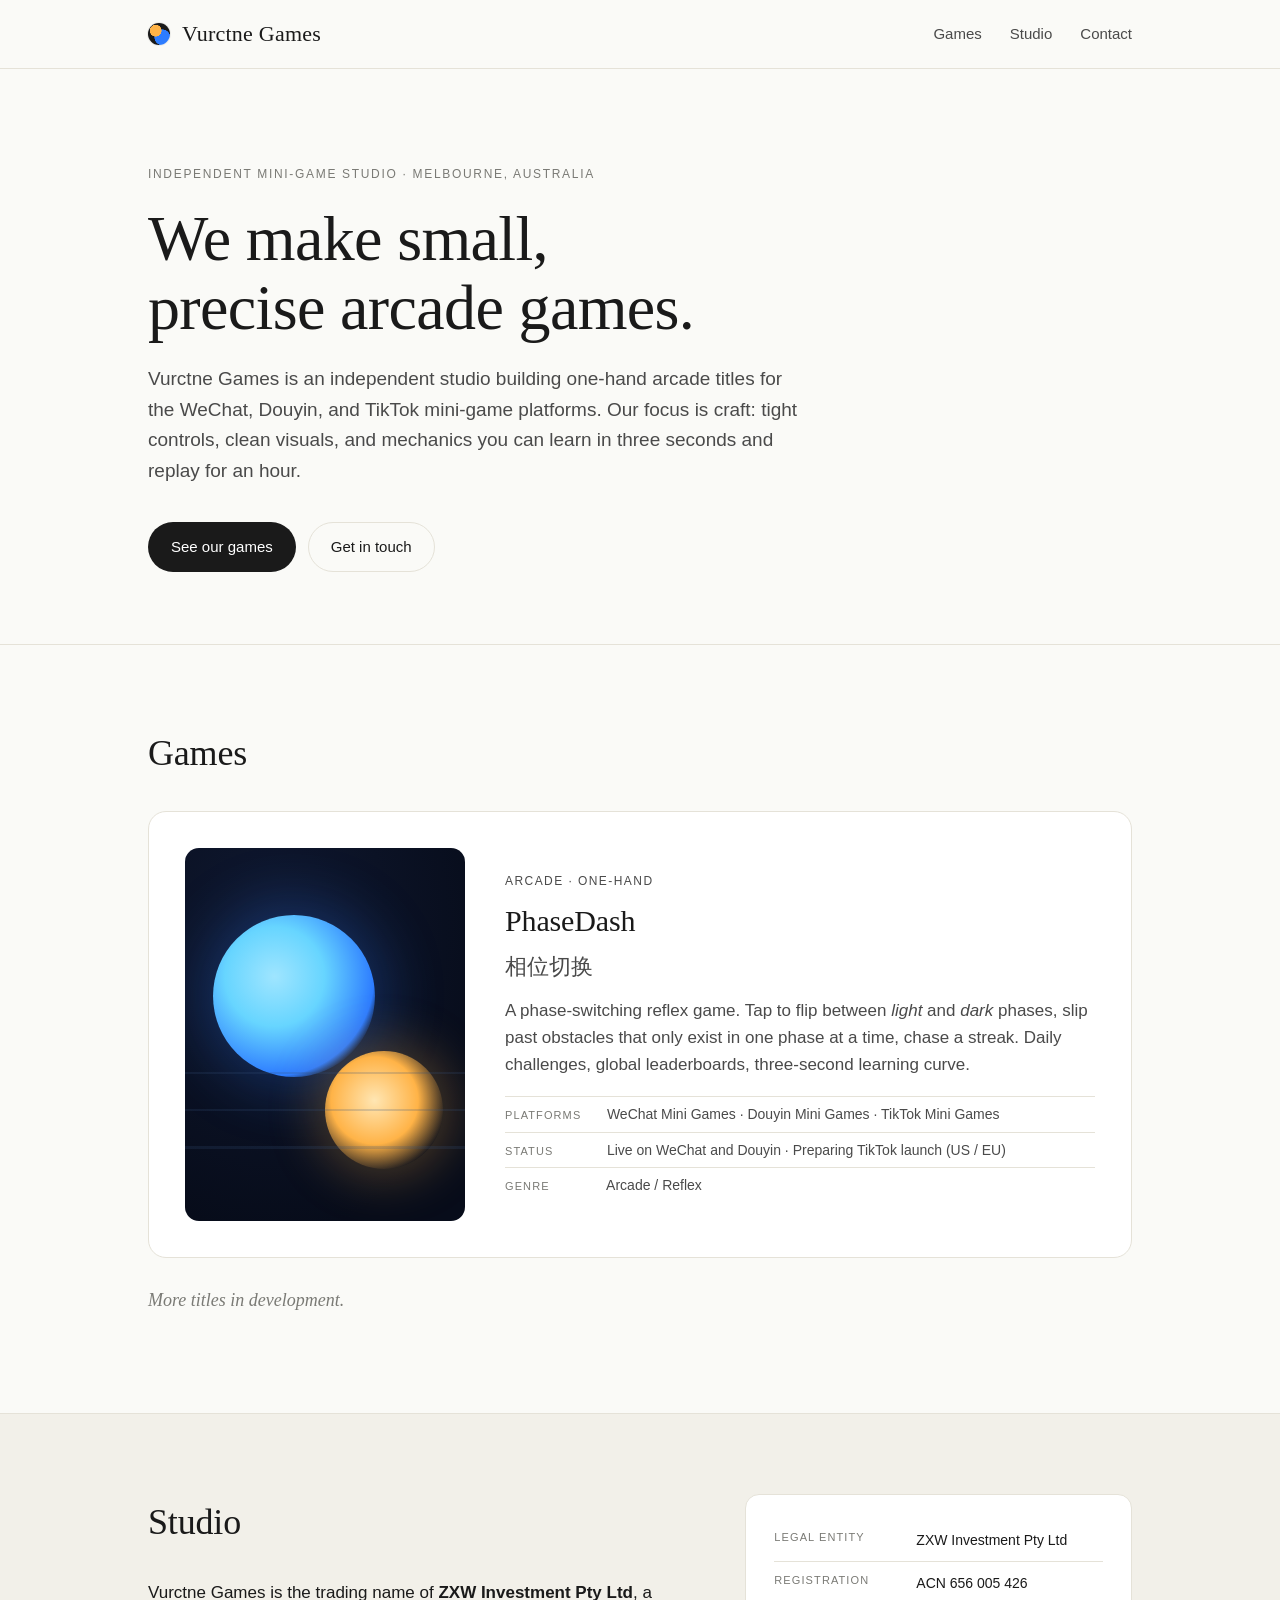
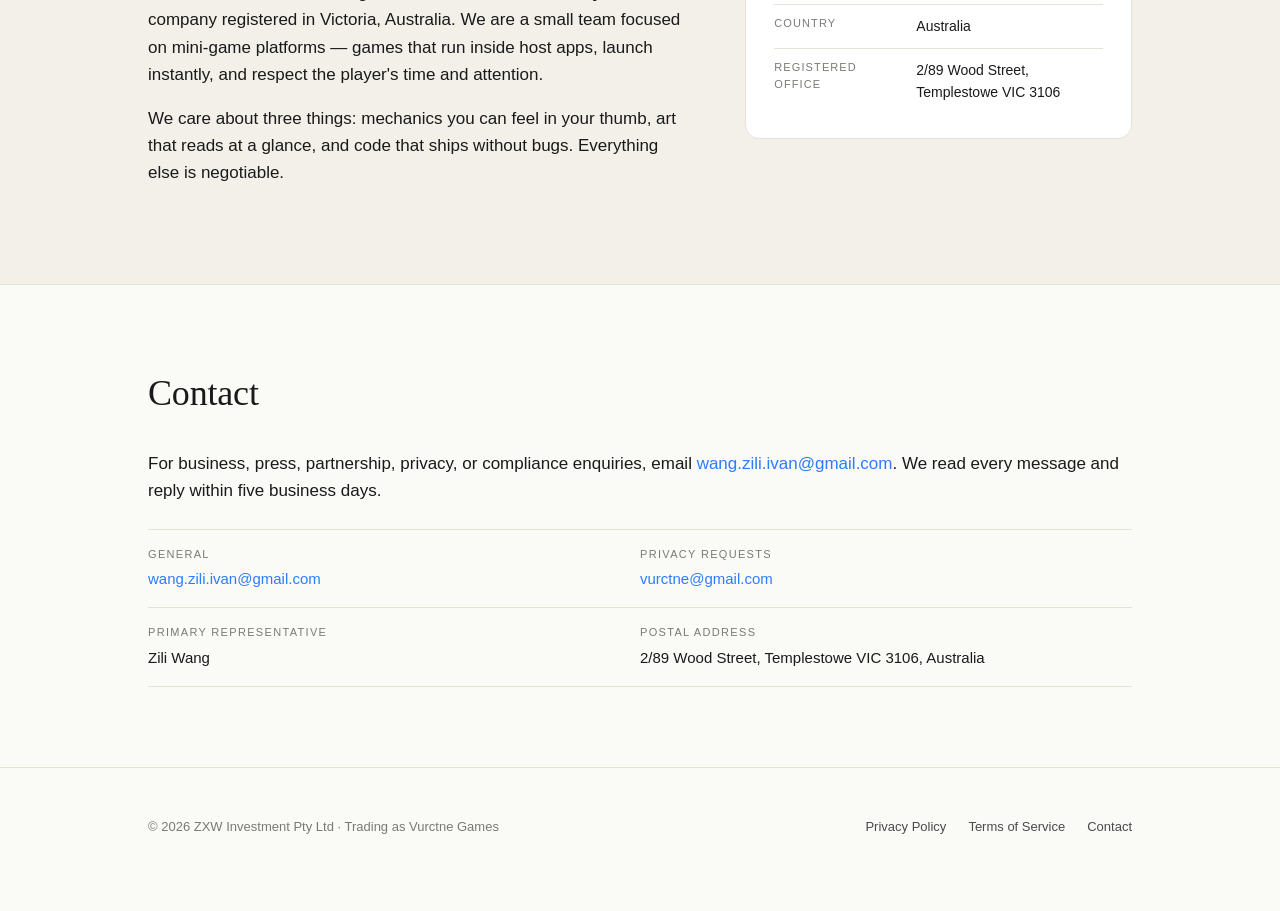
<file: index.html>
<!doctype html>
<html lang="en">
<head>
<meta charset="utf-8" />
<meta name="viewport" content="width=device-width, initial-scale=1" />
<title>Vurctne Games — Independent mini-game studio</title>
<meta name="description" content="Vurctne Games is an independent mini-game studio based in Melbourne, Australia. We build arcade games for the WeChat, Douyin, and TikTok mini-game platforms." />
<link rel="stylesheet" href="styles.css" />
<link rel="icon" href="data:image/svg+xml,%3Csvg xmlns='http://www.w3.org/2000/svg' viewBox='0 0 32 32'%3E%3Ccircle cx='16' cy='16' r='12' fill='%232D7CFF'/%3E%3Ccircle cx='16' cy='16' r='6' fill='%23FFB347'/%3E%3C/svg%3E" />
</head>
<body>

<header class="site-header">
  <div class="container header-inner">
    <a class="brand" href="/">
      <span class="brand-mark" aria-hidden="true"></span>
      <span class="brand-name">Vurctne Games</span>
    </a>
    <nav class="site-nav" aria-label="Primary">
      <a href="#games">Games</a>
      <a href="#studio">Studio</a>
      <a href="#contact">Contact</a>
    </nav>
  </div>
</header>

<main>

  <section class="hero">
    <div class="container">
      <p class="eyebrow">Independent mini-game studio · Melbourne, Australia</p>
      <h1>We make small, precise arcade games.</h1>
      <p class="lede">Vurctne Games is an independent studio building one-hand arcade titles for the WeChat, Douyin, and TikTok mini-game platforms. Our focus is craft: tight controls, clean visuals, and mechanics you can learn in three seconds and replay for an hour.</p>
      <div class="hero-actions">
        <a class="btn btn-primary" href="#games">See our games</a>
        <a class="btn btn-ghost" href="#contact">Get in touch</a>
      </div>
    </div>
  </section>

  <section id="games" class="section">
    <div class="container">
      <h2 class="section-title">Games</h2>

      <article class="game-card">
        <div class="game-art" aria-hidden="true">
          <div class="orb orb-cool"></div>
          <div class="orb orb-warm"></div>
          <div class="game-track"></div>
        </div>
        <div class="game-body">
          <p class="tag">Arcade · One-hand</p>
          <h3>PhaseDash</h3>
          <p class="game-chinese">相位切换</p>
          <p>A phase-switching reflex game. Tap to flip between <em>light</em> and <em>dark</em> phases, slip past obstacles that only exist in one phase at a time, chase a streak. Daily challenges, global leaderboards, three-second learning curve.</p>
          <ul class="game-meta">
            <li><strong>Platforms</strong> WeChat Mini Games · Douyin Mini Games · TikTok Mini Games</li>
            <li><strong>Status</strong> Live on WeChat and Douyin · Preparing TikTok launch (US / EU)</li>
            <li><strong>Genre</strong> Arcade / Reflex</li>
          </ul>
        </div>
      </article>

      <p class="more-soon">More titles in development.</p>
    </div>
  </section>

  <section id="studio" class="section section-alt">
    <div class="container two-col">
      <div>
        <h2 class="section-title">Studio</h2>
        <p>Vurctne Games is the trading name of <strong>ZXW Investment Pty Ltd</strong>, a company registered in Victoria, Australia. We are a small team focused on mini-game platforms — games that run inside host apps, launch instantly, and respect the player's time and attention.</p>
        <p>We care about three things: mechanics you can feel in your thumb, art that reads at a glance, and code that ships without bugs. Everything else is negotiable.</p>
      </div>
      <aside class="studio-facts">
        <dl>
          <div><dt>Legal entity</dt><dd>ZXW Investment Pty Ltd</dd></div>
          <div><dt>Registration</dt><dd>ACN 656 005 426</dd></div>
          <div><dt>Country</dt><dd>Australia</dd></div>
          <div><dt>Registered office</dt><dd>2/89 Wood Street, Templestowe VIC 3106</dd></div>
        </dl>
      </aside>
    </div>
  </section>

  <section id="contact" class="section">
    <div class="container">
      <h2 class="section-title">Contact</h2>
      <p>For business, press, partnership, privacy, or compliance enquiries, email <a href="mailto:wang.zili.ivan@gmail.com">wang.zili.ivan@gmail.com</a>. We read every message and reply within five business days.</p>
      <dl class="contact-list">
        <div><dt>General</dt><dd><a href="mailto:wang.zili.ivan@gmail.com">wang.zili.ivan@gmail.com</a></dd></div>
        <div><dt>Privacy requests</dt><dd><a href="mailto:vurctne@gmail.com">vurctne@gmail.com</a></dd></div>
        <div><dt>Primary representative</dt><dd>Zili Wang</dd></div>
        <div><dt>Postal address</dt><dd>2/89 Wood Street, Templestowe VIC 3106, Australia</dd></div>
      </dl>
    </div>
  </section>

</main>

<footer class="site-footer">
  <div class="container footer-inner">
    <p>&copy; <span id="year">2026</span> ZXW Investment Pty Ltd · Trading as Vurctne Games</p>
    <nav aria-label="Legal">
      <a href="privacy.html">Privacy Policy</a>
      <a href="terms.html">Terms of Service</a>
      <a href="mailto:wang.zili.ivan@gmail.com">Contact</a>
    </nav>
  </div>
</footer>

</body>
</html>
</file>
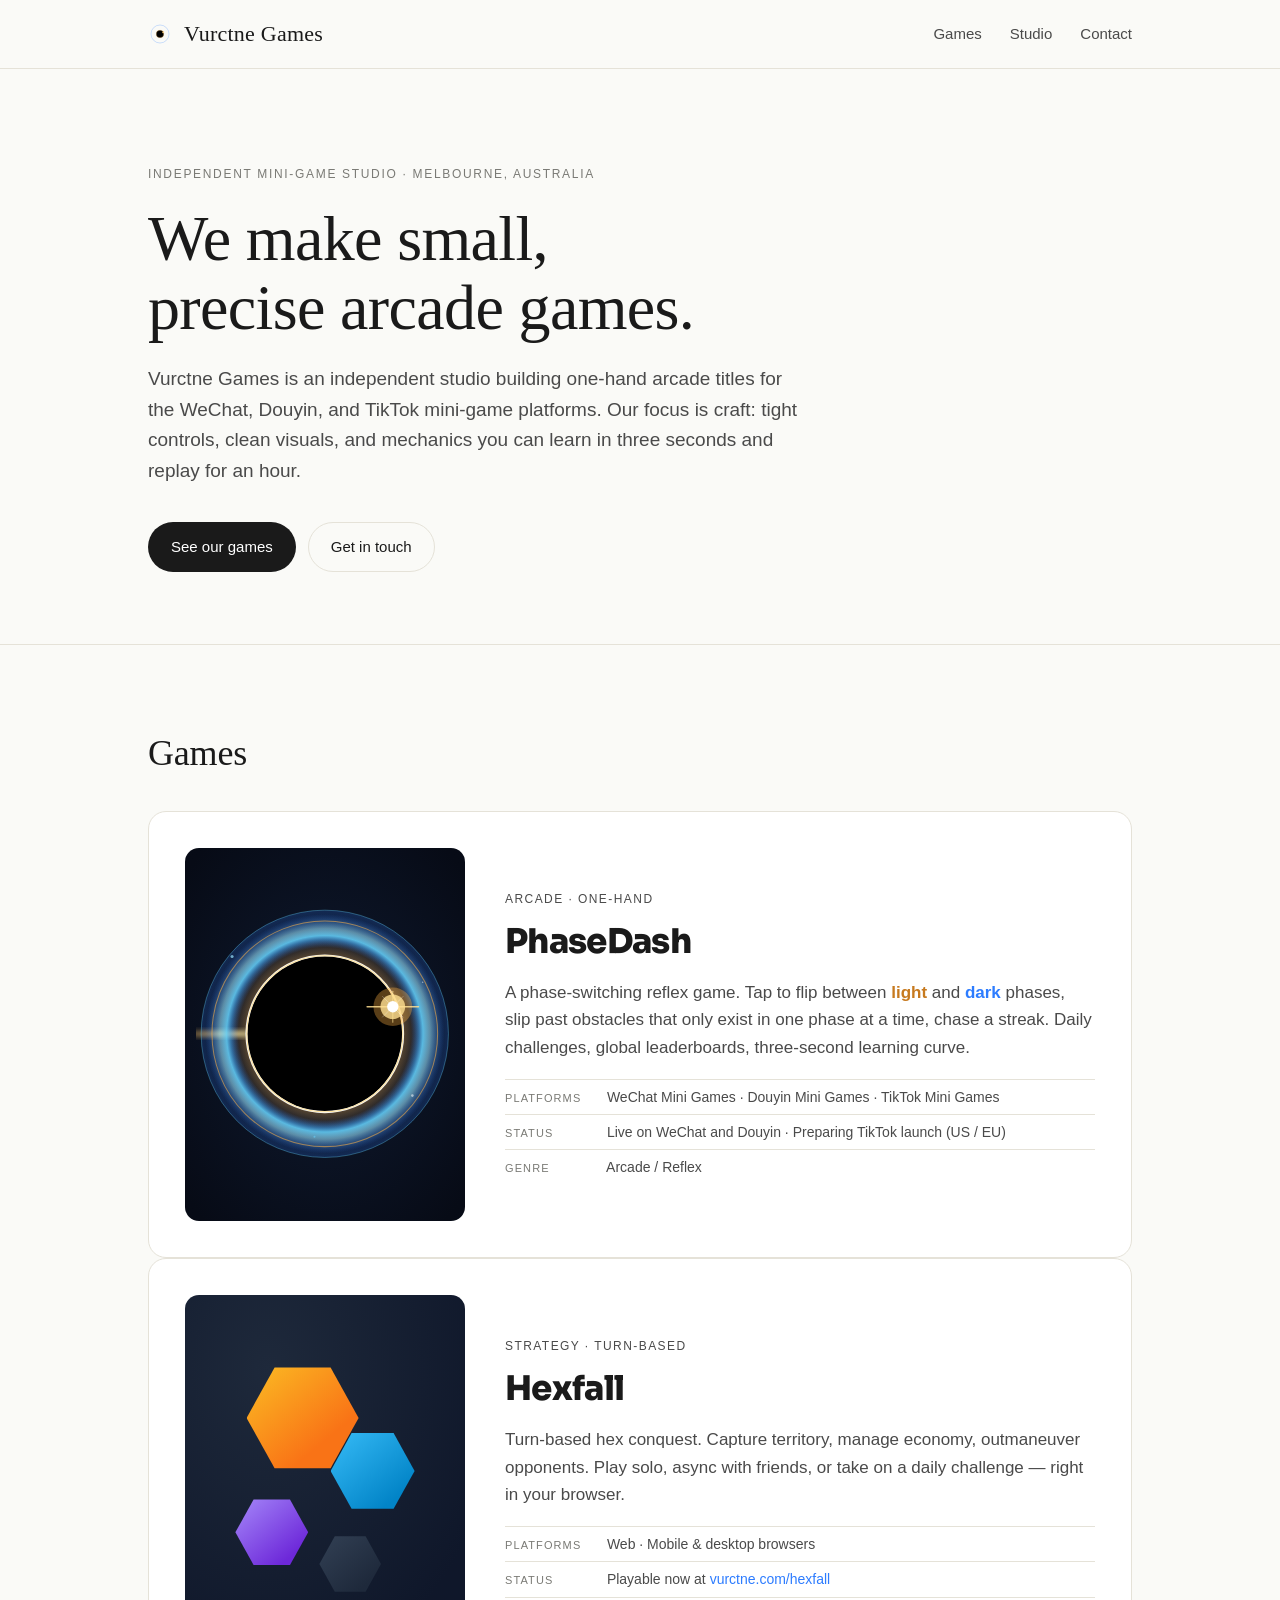
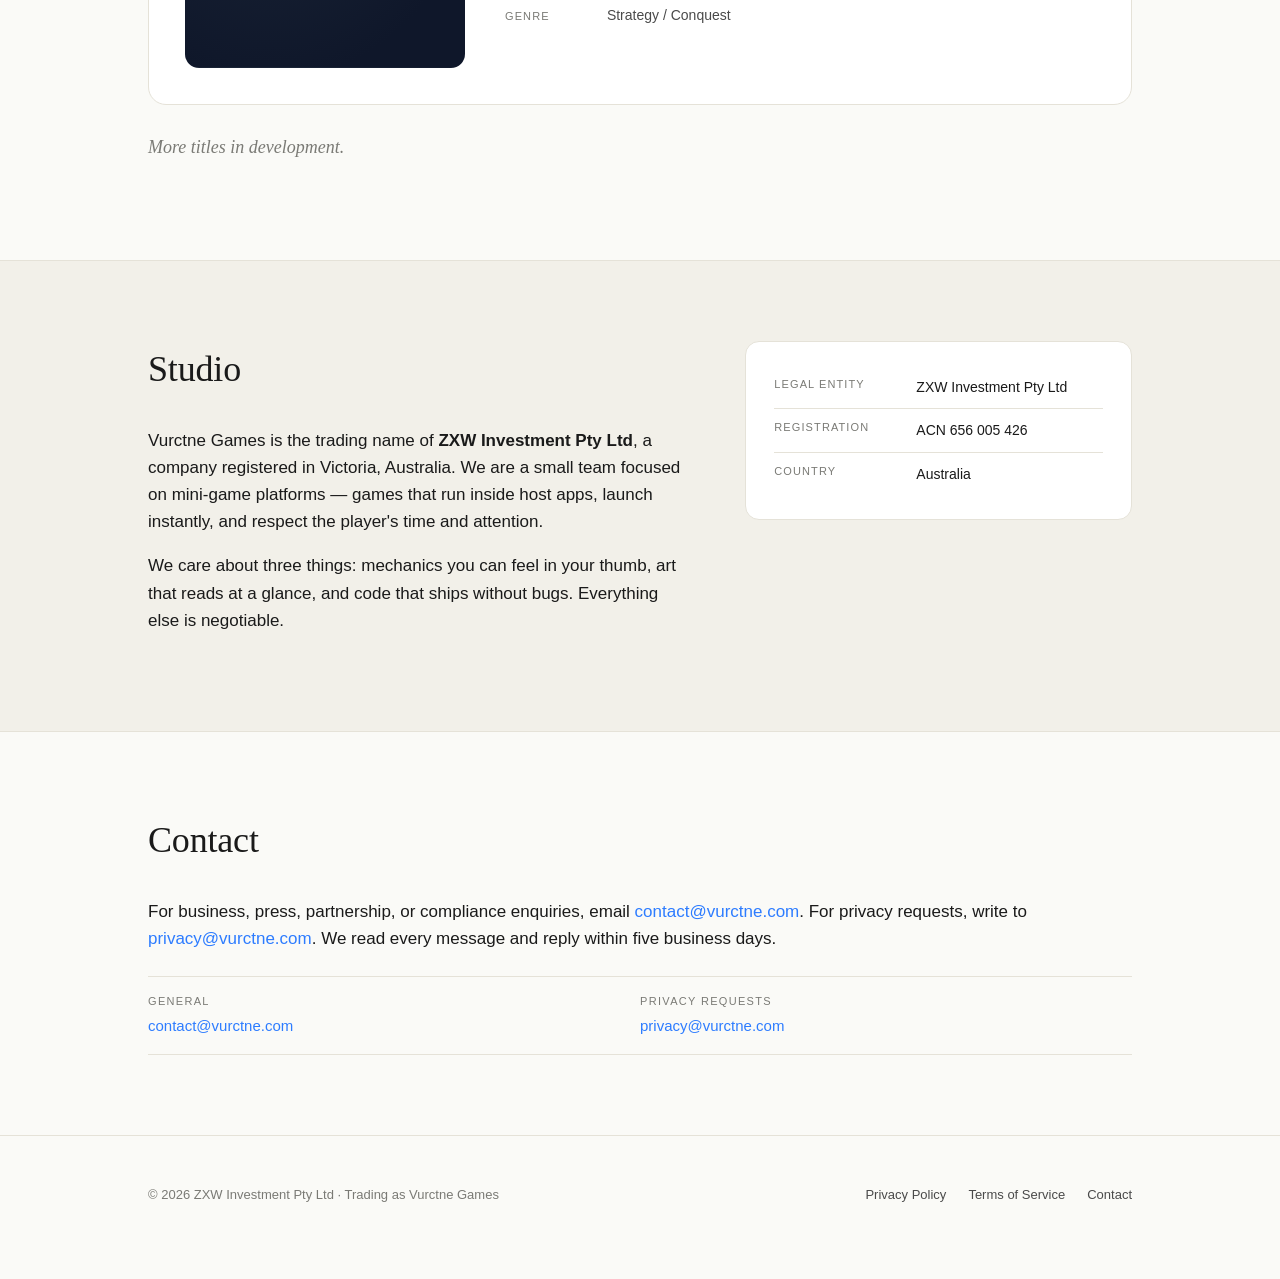
<file: public/index.html>
<!doctype html>
<html lang="en">
<head>
<meta charset="utf-8" />
<meta name="viewport" content="width=device-width, initial-scale=1" />
<title>Vurctne Games — Independent mini-game studio</title>
<meta name="description" content="Vurctne Games is an independent mini-game studio based in Melbourne, Australia. We build arcade games for the WeChat, Douyin, and TikTok mini-game platforms." />
<link rel="stylesheet" href="styles.css" />
<link rel="preconnect" href="https://fonts.googleapis.com">
<link rel="preconnect" href="https://fonts.gstatic.com" crossorigin>
<link href="https://fonts.googleapis.com/css2?family=Sora:wght@600;700;800&display=swap" rel="stylesheet">
<link rel="icon" href="data:image/svg+xml,%3Csvg xmlns='http://www.w3.org/2000/svg' viewBox='0 0 32 32'%3E%3Crect width='32' height='32' rx='7' fill='%23070B16'/%3E%3Ccircle cx='16' cy='16' r='14' fill='%232D7CFF' opacity='0.15'/%3E%3Ccircle cx='16' cy='16' r='12' fill='none' stroke='%2367D5FF' stroke-opacity='0.3' stroke-width='1.6'/%3E%3Ccircle cx='16' cy='16' r='12' fill='none' stroke='%239AE6FF' stroke-opacity='0.45' stroke-width='0.4'/%3E%3Ccircle cx='16' cy='16' r='7' fill='%23FFB347' opacity='0.35'/%3E%3Ccircle cx='16' cy='16' r='5.6' fill='%23FFE092' opacity='0.65'/%3E%3Ccircle cx='16' cy='16' r='5.2' fill='%23FFFFFF' opacity='0.95'/%3E%3Ccircle cx='16' cy='16' r='5' fill='%23000'/%3E%3Ccircle cx='16' cy='16' r='5.1' fill='none' stroke='%23FFE092' stroke-opacity='0.9' stroke-width='0.25'/%3E%3Ccircle cx='20.2' cy='13.8' r='1.6' fill='%23FFB347' opacity='0.55'/%3E%3Ccircle cx='20.2' cy='13.8' r='0.95' fill='%23FFE092'/%3E%3Ccircle cx='20.2' cy='13.8' r='0.45' fill='%23FFFFFF'/%3E%3C/svg%3E" />
</head>
<body>

<header class="site-header">
  <div class="container header-inner">
    <a class="brand" href="/">
      <span class="brand-mark" aria-hidden="true"></span>
      <span class="brand-name">Vurctne Games</span>
    </a>
    <nav class="site-nav" aria-label="Primary">
      <a href="#games">Games</a>
      <a href="#studio">Studio</a>
      <a href="#contact">Contact</a>
    </nav>
  </div>
</header>

<main>

  <section class="hero">
    <div class="container">
      <p class="eyebrow">Independent mini-game studio · Melbourne, Australia</p>
      <h1>We make small, precise arcade games.</h1>
      <p class="lede">Vurctne Games is an independent studio building one-hand arcade titles for the WeChat, Douyin, and TikTok mini-game platforms. Our focus is craft: tight controls, clean visuals, and mechanics you can learn in three seconds and replay for an hour.</p>
      <div class="hero-actions">
        <a class="btn btn-primary" href="#games">See our games</a>
        <a class="btn btn-ghost" href="#contact">Get in touch</a>
      </div>
    </div>
  </section>

  <section id="games" class="section">
    <div class="container">
      <h2 class="section-title">Games</h2>

      <article class="game-card">
        <div class="game-art" aria-hidden="true">
          <svg viewBox="0 0 200 200" class="logo-corona" preserveAspectRatio="xMidYMid meet">
            <defs>
              <radialGradient id="cc-hot" cx="50%" cy="50%" r="50%">
                <stop offset="55%" stop-color="#FFB347" stop-opacity="0"/>
                <stop offset="64%" stop-color="#FFE092" stop-opacity="1"/>
                <stop offset="70%" stop-color="#ffffff" stop-opacity="0.95"/>
                <stop offset="78%" stop-color="#FFB347" stop-opacity="0.4"/>
                <stop offset="100%" stop-color="#FFB347" stop-opacity="0"/>
              </radialGradient>
              <radialGradient id="cc-cool" cx="50%" cy="50%" r="50%">
                <stop offset="72%" stop-color="#2D7CFF" stop-opacity="0"/>
                <stop offset="82%" stop-color="#67D5FF" stop-opacity="0.85"/>
                <stop offset="88%" stop-color="#9AE6FF" stop-opacity="0.55"/>
                <stop offset="100%" stop-color="#2D7CFF" stop-opacity="0"/>
              </radialGradient>
              <radialGradient id="cc-dusk" cx="50%" cy="50%" r="65%">
                <stop offset="55%" stop-color="#2D7CFF" stop-opacity="0"/>
                <stop offset="100%" stop-color="#2D7CFF" stop-opacity="0.45"/>
              </radialGradient>
              <linearGradient id="cc-streak" x1="0" x2="1">
                <stop offset="0%" stop-color="#FFB347" stop-opacity="0"/>
                <stop offset="50%" stop-color="#FFE092" stop-opacity="0.9"/>
                <stop offset="85%" stop-color="#67D5FF" stop-opacity="0.5"/>
                <stop offset="100%" stop-color="#2D7CFF" stop-opacity="0"/>
              </linearGradient>
              <filter id="cc-soft" x="-50%" y="-50%" width="200%" height="200%">
                <feGaussianBlur stdDeviation="2"/>
              </filter>
            </defs>
            <circle cx="100" cy="100" r="96" fill="url(#cc-dusk)"/>
            <rect x="-24" y="97.6" width="104" height="4.8" rx="2.4" fill="url(#cc-streak)" filter="url(#cc-soft)"/>
            <circle cx="100" cy="100" r="93" fill="url(#cc-cool)"/>
            <circle cx="100" cy="100" r="96" fill="none" stroke="#67D5FF" stroke-opacity="0.45" stroke-width="0.6"/>
            <circle cx="100" cy="100" r="73.2" fill="url(#cc-hot)"/>
            <circle cx="100" cy="100" r="87.6" fill="none" stroke="#FFB347" stroke-opacity="0.55" stroke-width="0.8"/>
            <circle cx="100" cy="100" r="61.6" fill="#ffffff" opacity="0.95"/>
            <circle cx="100" cy="100" r="60" fill="#000"/>
            <circle cx="100" cy="100" r="57" fill="none" stroke="#000" stroke-opacity="0.6" stroke-width="2.4"/>
            <circle cx="100" cy="100" r="60.6" fill="none" stroke="#FFE092" stroke-opacity="0.9" stroke-width="0.8"/>
            <g>
              <circle cx="152.8" cy="79" r="15" fill="#FFB347" opacity="0.35"/>
              <circle cx="152.8" cy="79" r="9.6" fill="#FFE092" opacity="0.8"/>
              <line x1="132.8" y1="79" x2="172.8" y2="79" stroke="#FFE092" stroke-opacity="0.85" stroke-width="1" stroke-linecap="round"/>
              <line x1="152.8" y1="67" x2="152.8" y2="91" stroke="#FFE092" stroke-opacity="0.7" stroke-width="0.8" stroke-linecap="round"/>
              <line x1="144.8" y1="71" x2="160.8" y2="87" stroke="#ffffff" stroke-opacity="0.45" stroke-width="0.5" stroke-linecap="round"/>
              <line x1="144.8" y1="87" x2="160.8" y2="71" stroke="#ffffff" stroke-opacity="0.45" stroke-width="0.5" stroke-linecap="round"/>
              <circle cx="152.8" cy="79" r="4.4" fill="#ffffff"/>
              <circle cx="152.8" cy="79" r="2" fill="#ffffff"/>
            </g>
            <circle cx="28" cy="40" r="1.2" fill="#9AE6FF" opacity="0.7"/>
            <circle cx="168" cy="148" r="1" fill="#ffffff" opacity="0.55"/>
            <circle cx="92" cy="180" r="0.8" fill="#67D5FF" opacity="0.55"/>
            <circle cx="176" cy="60" r="0.6" fill="#ffffff" opacity="0.5"/>
          </svg>
        </div>
        <div class="game-body">
          <p class="tag">Arcade · One-hand</p>
          <h3>PhaseDash</h3>
          <p>A phase-switching reflex game. Tap to flip between <em class="phase-light">light</em> and <em class="phase-dark">dark</em> phases, slip past obstacles that only exist in one phase at a time, chase a streak. Daily challenges, global leaderboards, three-second learning curve.</p>
          <ul class="game-meta">
            <li><strong>Platforms</strong> WeChat Mini Games · Douyin Mini Games · TikTok Mini Games</li>
            <li><strong>Status</strong> Live on WeChat and Douyin · Preparing TikTok launch (US / EU)</li>
            <li><strong>Genre</strong> Arcade / Reflex</li>
          </ul>
        </div>
      </article>

      <article class="game-card">
        <a href="/hexfall" class="game-art game-art-hex" aria-label="Play Hexfall">
          <span class="hex hex-a"></span>
          <span class="hex hex-b"></span>
          <span class="hex hex-c"></span>
          <span class="hex hex-d"></span>
        </a>
        <div class="game-body">
          <p class="tag">Strategy · Turn-based</p>
          <h3>Hexfall</h3>
          <p>Turn-based hex conquest. Capture territory, manage economy, outmaneuver opponents. Play solo, async with friends, or take on a daily challenge — right in your browser.</p>
          <ul class="game-meta">
            <li><strong>Platforms</strong> Web · Mobile &amp; desktop browsers</li>
            <li><strong>Status</strong> Playable now at <a href="/hexfall">vurctne.com/hexfall</a></li>
            <li><strong>Genre</strong> Strategy / Conquest</li>
          </ul>
        </div>
      </article>

      <p class="more-soon">More titles in development.</p>
    </div>
  </section>

  <section id="studio" class="section section-alt">
    <div class="container two-col">
      <div>
        <h2 class="section-title">Studio</h2>
        <p>Vurctne Games is the trading name of <strong>ZXW Investment Pty Ltd</strong>, a company registered in Victoria, Australia. We are a small team focused on mini-game platforms — games that run inside host apps, launch instantly, and respect the player's time and attention.</p>
        <p>We care about three things: mechanics you can feel in your thumb, art that reads at a glance, and code that ships without bugs. Everything else is negotiable.</p>
      </div>
      <aside class="studio-facts">
        <dl>
          <div><dt>Legal entity</dt><dd>ZXW Investment Pty Ltd</dd></div>
          <div><dt>Registration</dt><dd>ACN 656 005 426</dd></div>
          <div><dt>Country</dt><dd>Australia</dd></div>
        </dl>
      </aside>
    </div>
  </section>

  <section id="contact" class="section">
    <div class="container">
      <h2 class="section-title">Contact</h2>
      <p>For business, press, partnership, or compliance enquiries, email <a href="mailto:contact@vurctne.com">contact@vurctne.com</a>. For privacy requests, write to <a href="mailto:privacy@vurctne.com">privacy@vurctne.com</a>. We read every message and reply within five business days.</p>
      <dl class="contact-list">
        <div><dt>General</dt><dd><a href="mailto:contact@vurctne.com">contact@vurctne.com</a></dd></div>
        <div><dt>Privacy requests</dt><dd><a href="mailto:privacy@vurctne.com">privacy@vurctne.com</a></dd></div>
      </dl>
    </div>
  </section>

</main>

<footer class="site-footer">
  <div class="container footer-inner">
    <p>&copy; <span id="year">2026</span> ZXW Investment Pty Ltd · Trading as Vurctne Games</p>
    <nav aria-label="Legal">
      <a href="privacy.html">Privacy Policy</a>
      <a href="terms.html">Terms of Service</a>
      <a href="mailto:contact@vurctne.com">Contact</a>
    </nav>
  </div>
</footer>

</body>
</html>
</file>
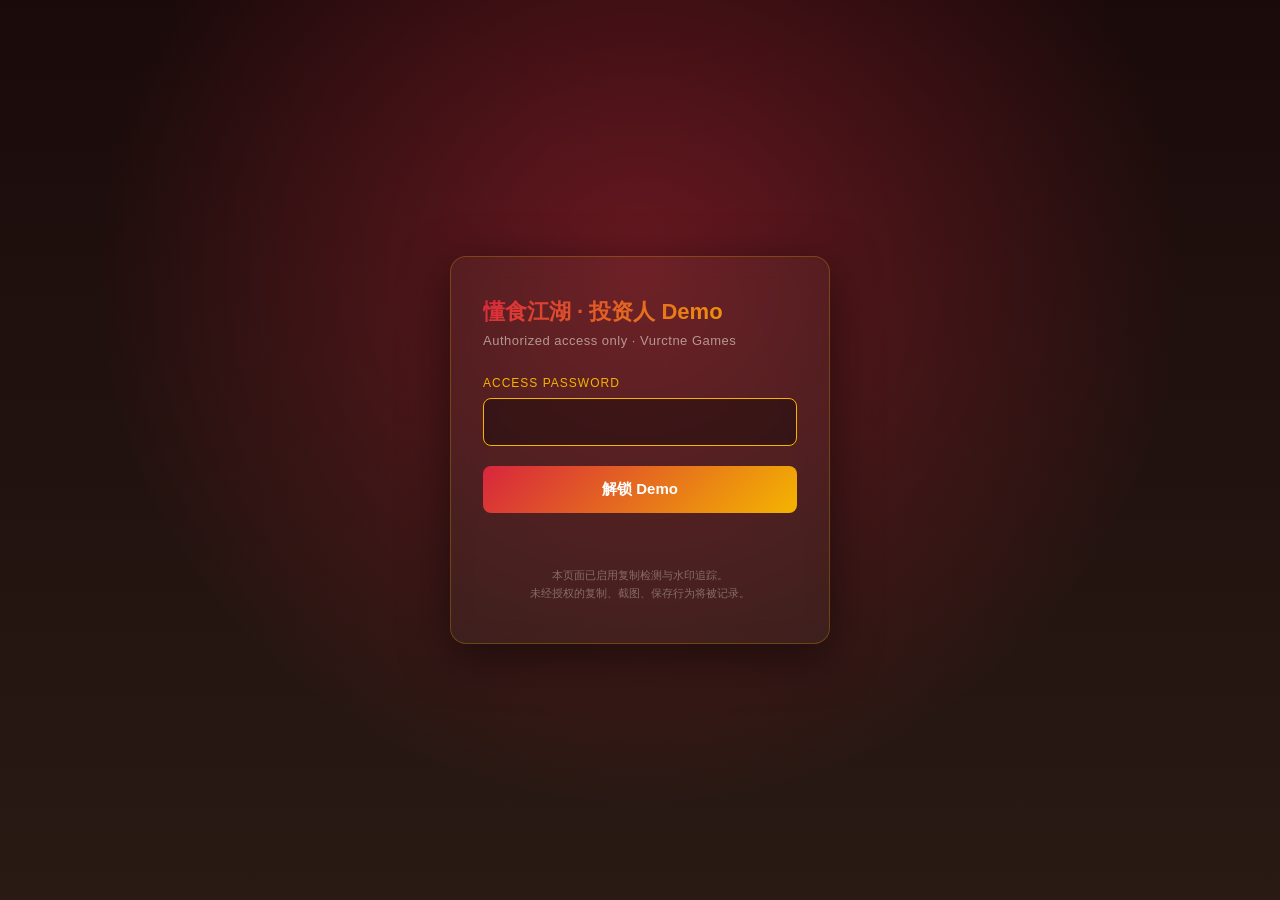
<file: public/hotpot/index.html>
<!DOCTYPE html>
<html lang="zh-CN">
<head>
<meta charset="UTF-8">
<meta name="viewport" content="width=device-width, initial-scale=1.0">
<meta name="robots" content="noindex, nofollow">
<title>懂食江湖 · Vurctne Games</title>
<style>
  * { margin: 0; padding: 0; box-sizing: border-box; }
  html, body {
    height: 100%;
    background: #1a0a0a;
    color: #FFF8E7;
    font-family: "PingFang SC", "Microsoft YaHei", -apple-system, BlinkMacSystemFont, sans-serif;
    overflow: hidden;
  }
  #login-shell {
    position: fixed; inset: 0;
    display: flex; align-items: center; justify-content: center;
    background: radial-gradient(ellipse at 50% 30%, rgba(215, 38, 61, 0.4) 0%, transparent 60%),
                linear-gradient(180deg, #1a0a0a 0%, #2A1A14 100%);
    padding: 24px;
  }
  .login-card {
    background: rgba(255, 248, 231, 0.04);
    border: 1px solid rgba(244, 180, 0, 0.25);
    border-radius: 16px;
    padding: 40px 32px;
    max-width: 380px; width: 100%;
    backdrop-filter: blur(12px);
    box-shadow: 0 12px 48px rgba(0,0,0,0.5);
  }
  .login-card h1 {
    font-size: 22px; font-weight: 700; margin-bottom: 6px;
    background: linear-gradient(135deg, #D7263D, #F4B400);
    -webkit-background-clip: text; background-clip: text; -webkit-text-fill-color: transparent;
  }
  .login-card .sub { font-size: 13px; color: rgba(255, 248, 231, 0.55); margin-bottom: 28px; letter-spacing: 0.5px; }
  .login-card label { display: block; font-size: 12px; color: #F4B400; margin-bottom: 8px; letter-spacing: 1px; text-transform: uppercase; }
  .login-card input[type="password"] {
    width: 100%; padding: 14px 16px; font-size: 15px;
    background: rgba(0,0,0,0.35); color: #FFF8E7;
    border: 1px solid rgba(244, 180, 0, 0.3); border-radius: 8px;
    outline: none; font-family: ui-monospace, monospace;
    transition: border-color 200ms;
  }
  .login-card input[type="password"]:focus { border-color: #F4B400; }
  .login-card button {
    margin-top: 20px; width: 100%;
    padding: 14px; font-size: 15px; font-weight: 700;
    background: linear-gradient(135deg, #D7263D, #F4B400);
    color: #fff; border: none; border-radius: 8px; cursor: pointer;
    transition: transform 100ms, box-shadow 200ms;
  }
  .login-card button:hover { transform: translateY(-1px); box-shadow: 0 6px 20px rgba(215, 38, 61, 0.35); }
  .login-card button:disabled { opacity: 0.6; cursor: wait; transform: none; box-shadow: none; }
  .login-card .err { color: #FF6B6B; font-size: 13px; margin-top: 12px; min-height: 18px; }
  .login-card .hint { font-size: 11px; color: rgba(255, 248, 231, 0.35); margin-top: 24px; line-height: 1.6; text-align: center; }

  #frame-shell { position: fixed; inset: 0; display: none; }
  #frame-shell.active { display: block; }
  #demo-frame { width: 100%; height: 100%; border: none; display: block; background: #1a0a0a; }

  #wm-text {
    position: fixed; inset: 0; pointer-events: none; z-index: 10001;
    overflow: hidden; opacity: 0.05;
    transform: rotate(-30deg) scale(2); transform-origin: center;
    font-family: ui-monospace, monospace; font-size: 13px;
    color: #FFF8E7; white-space: nowrap;
    line-height: 80px; padding: 40px;
    word-spacing: 80px;
  }

  #copy-modal {
    position: fixed; inset: 0; z-index: 99999;
    background: rgba(10, 5, 5, 0.75); backdrop-filter: blur(8px);
    display: none; align-items: center; justify-content: center;
  }
  #copy-modal.active { display: flex; }
  .modal-card {
    max-width: 420px; padding: 32px;
    background: linear-gradient(135deg, #2A0A0A, #1a0a0a);
    border: 1px solid #D7263D; border-radius: 14px;
    box-shadow: 0 20px 60px rgba(215, 38, 61, 0.4);
    text-align: center;
  }
  .modal-card .icon { font-size: 40px; margin-bottom: 16px; }
  .modal-card h2 { color: #D7263D; font-size: 18px; margin-bottom: 12px; }
  .modal-card p { color: rgba(255, 248, 231, 0.85); font-size: 14px; line-height: 1.7; margin-bottom: 20px; }
  .modal-card .who { font-family: ui-monospace, monospace; font-size: 12px; color: #F4B400; padding: 8px 12px; background: rgba(0,0,0,0.4); border-radius: 6px; margin-bottom: 20px; word-break: break-all; }
  .modal-card button {
    padding: 10px 28px; background: #F4B400; color: #1a0a0a; border: none;
    border-radius: 6px; font-weight: 700; cursor: pointer;
  }
</style>
</head>
<body>

<div id="login-shell">
  <form class="login-card" id="login-form" autocomplete="off">
    <h1>懂食江湖 · 投资人 Demo</h1>
    <p class="sub">Authorized access only · Vurctne Games</p>
    <label for="pw">Access password</label>
    <input type="password" id="pw" name="pw" autocomplete="off" autofocus>
    <button type="submit" id="submit-btn">解锁 Demo</button>
    <div class="err" id="err"></div>
    <p class="hint">本页面已启用复制检测与水印追踪。<br>未经授权的复制、截图、保存行为将被记录。</p>
  </form>
</div>

<div id="frame-shell">
  <iframe id="demo-frame" sandbox="allow-scripts allow-same-origin"></iframe>
  <div id="wm-text"></div>
</div>

<div id="copy-modal">
  <div class="modal-card">
    <div class="icon">⚠️</div>
    <h2>复制行为已记录</h2>
    <p>您的操作已被系统检测并记录至 Vurctne Games 服务器。<br>本 Demo 受保密协议保护，未经授权的复制、截图、传播将追究法律责任。</p>
    <div class="who" id="modal-who">—</div>
    <button id="modal-ok">我已知悉</button>
  </div>
</div>

<script>
// Encrypted demo bundle (iv || ciphertext || tag, base64).
// The AES key is held server-side and returned on successful /api/unlock.
const CIPHERTEXT_B64 = "vS5O2HUGNuicTUXB1ITmkYEvpDNUpXvJ/kysmjjX4EriUmZZ9j/6K0AcjPWbTnWtO47LnL25CzcKYQbwPawvrJlcS9GILEpeCVztX8/5DuLjRLXXOikbh+oywOZFT49M6U1RKB8P6F9Spfb5uBkIzetWV/qEyR1XectySl5Ajve0leU9UY8pYBmWf7GRE8YE9Au0UKFMSx1O/cX9iokOBe7VTCjFaCUPwmNMxsaci+mhAlCRcbMVW+BWy8ANFoILP6axKCCpq2zA7dGtaqjs+tJTaaf2I6UyScS883MSURE2lVQX5Gb1xZ6R9Zl3dQC7YAXvnfhCRn2v+c1D7+pJ78ny+jiuxaoU4SqgDiPyPajQqkAchEZVZJcd9KQh6C+7/natmZhcXCuBNKC/7QbObf+85sfCKBL9beBLVWl13k5PtTIeYUSIvXCVjr9dT3F8CXktMKBdhoj2iTe95OdZDQ2tHJGFkcSGKbarOQZId9kL3+Kj/9cuzwe4tmPJGZ/qAToFf44HT6QWpMtHjn2OrEPeyQrhnDqcPJLDJU3kK3cQOYJUKN9hdZUBEGtRLMjSa0/xPbth9bWzik6RhEjiOXTZY05Yj6yBwoHZgeNeBOuYvFswOOgC19iImvZvmKajMoyQooK+aVZLq5OxBv17/+UHLQHI2PkWzpswvWPtNWeVDjCrjHpuPCY2oj6qm9MXc+F2O3lNrxh4/oyd9Q84CTmC+NngWkre6n8j7+fQ711XlyuyaMpH5SfVGnCgevGoQxzRNA9UK3XefW80jPosX5YCKaLTezt+D26hn7U8asEe49K1gVWs922mByAomJnNTvFeqUoajGyB5zPbNFHWrXHDCj6bIFSEcTsxF4IwM8m/+2oqWEXHtnrc/UpYT9a5cHiRM7vFxnO/6EhYVG3251jzpKNKYgFys0XRo9P1ydBFmEuFm45DJtcNXgIpRctuwbbvsTAy+g23YqBRnPnZpI4EGYEq/oyhiR0wIYr16LyDUjh9vF/2Nor0yyyS6lNNeH96qAjmTcJxMy/P6YaPCeqyUsgMIaVQlEoOnfag1H+2raz2ckPEEg0JxyF78Zg1LajIjy5M7v88QmGldxy/9lRHP6o/oPrUxVSSXQL3CQ7fXD0haD9ECORwmNSzrhCPih9M8lb7H4r6i31ob1DU9zzOjK1c+vaeJtrjRwFamSYHZQ11+Y8hWjjBqzR/2k0oy/QrX0upskt+d7UKVpfTnxzK09qPyyLr85iwIbS6oXbkt/izblJ9p4V6hyiX5318t4YW7QIl7M+c8TMzDAKWjHkZUivC8hOxAM9odOW/Yt/LTtu9XIifOToXyxw5uOKX4RD+XKEsMxTZWGVauWlBOtEhZW5Tz/E/lfFXM2Utod0qWrC3flvN0qjQCjmAaSCgd7hUKzClsCpLTVRhCAPyVtQmkENICfwlWB0i4Jnkt76NULTurITmrLdr9SynAJibB512t6pm4ZyP3bn/BOY3ucf+lEthXO7g9MBYyPaX48u70EuniMKGJnebJNSFlr8DtXZ+YKSrJFYEWJnhsOCYkI13UsY0+tpuh0Lr7qkNtatSt5Rg2BYQx2whL73p2dQHy+3CmI2hl5B5D9E8o0bqPvzoVPlUY8FkTNhi79HqGyhgqyt3A/ZjlZxA5wFzU2//wc9XQM58m1b9f5rm6NngeBb25FywRYJ+2Rbno/mPR+WKiu8cF/GjSSB62vRyCbv+nWwCDhGnBsmTS/KegC/sVWP94xr3I44mfW7Y+rYuaSpjH+ppEjZNBZZE/Fj2z2cmkL2yQLUqtjrt9qqe7yy4O8LEvNddJWgB30QQj58kQhfLwD694OTM0E1Qe7DxfaV4Mg6RkItgsqtjKzXn6D/aGqPnW1BUBKm8PzOqfLDMue2nU9VXLONb5D9mLM0KZzrrZ5ORCAOwWGjPZukbNc9rZ/wd76u9k5O6asw4wYqW2dKCeuiHWCGQih2GctJVqbYTGYeAl6WPTx4mEze0RHDm9D53G+GZSA4+FKNk3wxWETXi8simtVOhUq6n9YmRGzBLm9emb9tYQqEodmufGUtWykc7PCC/4Zf2x4dvXCgzTIuPH3fbDXI1hzrnshnXjAInHhrfgqs65uUQk4rUksoKrcp8+dq+yCqoEE5XNEo816NIHFa5itAeRIAA5d6Tf/obYGXs4Z3fINd3V6kIaB9lH9YSdbfqz57kI61Cp8XeMBab7bN49EQsiA+90TC1PMs2gIPx4QpSQEhjRFpCpDoIe9tPnyzY4omy9G9plcPo26jJ0DKJvXmrFsKaZQ8WUZQwfIjhlynHsJcq0nRLbwa1LYYO/N8xRUUZlSUNguaCk3TQXgmRvkbjNoRCUpqxrZ6RRLYeZ7RIFp+QnWkhihqfmiSuxoLdJEIJ2ORC9NFjIiwsIY2m7UzAmfASEEVl+fD6FVA7wihyB58kY8hYz5n9dWPeJm8YYF/+pwsZCHBFtijFWCr9K/R+9/T+VpRYkb1g8ks5ydTDnkY/ln6WYpJsitNt9oEB3RW57MZb8yPfkvMn68+zQU1IFHx0Wis51F+cCUgoKBX11sOdl/ONeTsdz7/EG1zmSnXygYVSppCFd4gRIuFYUohR75+zGxzNAf8fL6aCFatsC4evuPvSuzoCB1ThvKRbyC4KeCod6KzRCl/x5gY6v6zVS4n+hxPoAd6f/Yo2PiqWhBkqVFVVFVrDimB7HPNy2ynuMCkj415hWOrKtCijZyZSXSnSpCjmOhXuIQUK8UuViJla427NGm2mLpa+ZUQGqIuEBZO85ppLXQ/cvgESjbF2qE2kpkq5boJUqwWE8JOKDyvlA3z+3rGjkSgBN94fjpyPLfGBxP+7qEPoHouYKDsYAyebv/sazJCKGRVqMmuxl913j/gWVZDjVXk7+dcChjA+SD4S4uGlMWRrHgLwbLA9cibkafBeDkYEA4VMtJfjHaOV/6lqLTQ0eoCezr47veh1kEJNPTJs5Av4peQwbJiX7JzwbT2zbet7ylktUMG6H36GKu49GCJ+7XLxgSkaaMj8wte5c6pwWHa2eespQTx3Ch7PzhneZ16cTkOX4PFii1DlyXWEHRuRiSUaY/dsBb1sT0MpMmWuV2r71jrnyE1RmhbKsZEQkGxbZGkQEoOyzEq8go5AO9wp6nDjsS/H7Rga8jTaquIwBzsMtuguofoT+9rF/+Fn15X/L/rEJ+H1GKUTaEJSx1HXDH8Y4/CLpt7sQHv1Ydb2YKhaJJ8Iqb45ONrouusVZyv4mNjrnRb0VJM+gDk5aT5yIx8GgGHA1AOKoNj8eY30HsKSO79BzQIJJ4nnYolw3l+VdhvkD17KIQyigrntZ5ZYM5vwiUnmJxwwzIXTz3wbT77ziAcrUNlWTGnD/KQWh0q6PpRDngqSdYabOI2CcJGBXXTke4zHMh0I6sgrPWGctjlDGFSBn70YqrKtRg51cub+8I6nB2Oz1s7R+8geUClF3nFGhUy6/wHbWJbPx87UKGJWPHG+JQzffCVCnELz+tC5ahydFxbzpVmr5U4Xa+bBR4QyWRoRDPGDlXffOogrW7k/JE+oEb/MfiLbZl4cP+sCIw9tAeZYXJlJXq/3q/YNpgHniw+khx0y1X0lZc+uFI5BGFAXiLsd4HEtQl+o/+i6fPbCWOQKpK3dT/zyMIvexRulKlspdM0xaTCJKwploKPYTW7itPlimZV2hZW3SpDrswrLptUhQLkFOuBQhajl1eG2EVN/+N5gDrGd8+MlctrQvtKa3SDEmh7XdfoGgv0n6wTIZkan5/2IGVly4uAOflBdBZv0+z9yaa46Pskd/mMG22ITlq0E/[base64]/QO6lW3Wgq/3hyFrmG70CIPmH5hXyrpZTDonCaE8gDoNAJoefzhk+B8k6mSV4Wg7X/pI1TDCBZHgicDAyJ9vpoo3P/d8A+50bUoNoP2VHwSOcFWS1EjbHqNskvh0PmO3ZpMXudgpudoyIThvLczfxJwwq6S+m2i0tzey+QNJRwaYpXrfMpo1wQcL9/S/SWP1KA9RHTkAPkCCpcG8VPKkIzmrFd0fhmVvtLMuTuM1/uEI13hj+LZIvcLf0IJFDze7PqGOq85LJG1NgygN28c33jp4/YPtMUYd47m1Oa8sw1khNzo/KfkIqoG/oYYcTkulo+OGQD1ofDXC8zTNs+Yh9ZYdBHYafQPdyfJypd0QdExY7oY3nAc4K9XriTOoI6uc0PbuFSPlLU+XR7qlRdU4VtUjcUzDt9Zr1FxQzS05llQLXBdqbis3W9naVc9GO4MrHTlppOt0/mmNiNMYml+mYb+Juprg/GyLjerHQFpPWo48FGYdv3cI0Pd6KL5S/kFnHGD4UuSky/OPWZmdOj2Lm8OVQYx5/eYetykXEVLl5RFmZ4MLde3CrzPRRwcHszbd/B09qeGQha4hD3hjEamaeAlxu1rcFX6FBrtuq91hVp3IJV8x2SNIkb+jTz2c2YOIk5hYqdkrlnOqREhxPKh6uhGPXQ5IkhPnUkckjZwwFkb4YrmjfCuK2i0Amn/Z0mkEsQYK3+w8RFA2H0PTr7IFq6yvkTkf7nf7Y2UtH1+DTSmClYPJ5Db1E/5yz3vGmhWkJyP5rHPyP3NEd+BTrO7dl1Fmsjh6KEHIRL0YK6NGv5rMIVT9Zsvr/5W/n/V+ibMzrjT1gBQvK/lPrklKD9eSNyAugiU+BqbpgM59SpJvBzh3Kg6iMKjEQvyTajxUccF+unLxPR/QfRieee8rXYyi5SH64fUQKuSoElKt0c7r9uqPQO3o+afCsQszmFBzMJfRKrnXkZ87K63AmoRgGgiExPDwxA70M1Na61eronUgh5gKxjohzTxJY253e5JWJTE32+lAr/29C0/xhC6wYWGd0XBpniEA5m2tXxWkNgAw9CWaXBi3jrhCummBD/7iYZRTZqUtaV+JD7EYrBAoSYiI0AQC8kscf0eijw+Wzmz6tvxCmUHGNYF0ocuMskSZQwyoxHfCZP0CBa4meU0nz9+azaniALL76oG/iBx6M3Kd5aj2CihXdtsXz8a370RYbuV1H6jWANvAnQv4xdg3rArZqI4Zo2z6uRmNLTuM78GKop9RSymX3IeafpTPxpjK+H3W/TvRaZBdDHaHYbvJO2HSkosyqv7C6xzvRE4VKWwU43/BKACG8xTWatRjd2GS+KnOL9VHfRu1xZ9P2BATHzqy77m8WnW1Rz9E7cDHPp9DU3OxW4qd3LV5/+lNhDMf3IC+SlsscwzLHL45ZK1OFtRKptnIdCZb/su+sqFx2izIUBybpJhqWk/X2dU95q6g2GZ8HJgmGJSGrl2oAM4UtOhkmoYT+fcxa6Kr9/z257tqJHU9bo/jA3zOkgTxM6M8cfsFY4oUa8DOWax7KCsL+Mg7E3w7kvwUVATMc/BWsRxjYNM8Rt+q7ydev6/J2vF/Sn5yKGpJk7iJUxRqX7nqgb+x3mjxdxEgz5bEQYe9iY9V+3iDMCzKTeOQL9oQOPzUP9DjwtshLFtZ3F/4zNaAdk8N3/ETdK+b1/MmkZmrUFliLfeiwxUM3IAqy89cLPm+L6vqsYNSWHfcVhkRTUE55bjgsxg+9XijaUSkURE4PJXTYE0aj3/etTumWzd1canvCqG0ShYawstQodSQ9WxDNKGn/NGc8Bp66JsMj87kyfOP3qB6qvg0H+93AKEh0MujJI1is3/PukN9zSnzdIMjP7Ukmg6shqQXb5Yh33y5seDXmXFOWslqYMdgV7BF/7JHaygy7CWS8QlyQhZZPDu2feDLxwkToXwUhPbYJ7iaDAxvHv5XTSjPH3p0evvczxVniuUBa0R73SxM/+50N1GnrFfdZvlsETWTih8yqkp5YbWH13sMJ1rjaFFwyCY36Wy7Ol52NeLp5fPTsvxpDWgD6SWOG/SfYHO3LRhdfBYxOhqzybvDhFtnInUz7BmJfkW3/52BWI895lnYfLhaUDyQd0w05F8l+/3q2FGCHFH89VPGaSNV8w3XZ3klzI4S9NgDEHePd00ZwpMXtWZ1nQNxG91Di1DmbtXzf8uytISB1wLhSdrTQlfmj5p7nnw79UvyFJ9ynOPgWxBf+59Bhwjd3JkOMh1TgYMDKN9kNkbWt4+yDZZ/nDGrDPrCzJGxfiVMX9x1G5fHaVYJELHWQ9IP2mBN8egeSK2ScvuAUV/9AB8De/YB1JSakGTEFld0mVRtaM0xqEin/+m1lW2TQ9ipAdM8MoM1p1T1qNHSwof82NXL4h/RqGC0OjxUCK3EloAGbqdJBWOwGb0G5mNDSILQw4bXr+oZxm+g/YU/or3jwPRVuuPdt6ZApkDm5cCaCC5GzzgsVIdP3c8u3k9HPCRdaiP0CIeXOq4uiODUPBGHmEZVCfiNUttyQQI+c2V8SY6TcKwmZB51ajX9eooO+gA6rllBdOHJTQLIaE/51tyTMAeBFad/zkMrjxQJBStgC9/TuonenkHIRzY32nJBx2t9kO9GLJka0YccNSSphmObWF5+wO2R7U5kl9fQa8WKGkGopjdET+nILU/6c39R+SfylcmL7JTEJcFIGQOMbVzjKUHqiKDpOE9ikM42/qdnSeoNkQSQcw7GdRxm/YugqrSSjmPsU+/XR0A5bJDnf2vKARhrXPuRoDzAN4LwimYBOve02OBGnqPWI3j/uyvd1qpNgVMVEwX9/mP4FooCiHx9DeUCPnX3yV26VHhNN/GMX1Cw2e9ADnnQ3N5I6TzahgyoFAQdLe2n7EehTkS/Js080hmZNcUsvi5BQFk2zNc4fwptUWG6Xi72J/tz9ghRcNObut+QUNYdBY+ypdjQRDRiidIQaXSU7o5v4nmyf6sQkLADU8VCQZT0Coj/vSM11d0i9p+xcg4ROoX8WfecCdemCSkElBmyhCrsAIk8kg55p4qq7X8w8txY1etmkmMlwsO/R9e8TAq5mvAToFenryFDs5whDADjE8Bq1kJI/KEkZwDRsoFnqHRlWOAAiOYs8f/z0OPZyJ9YlenSw0QET5G04ULs1mfX34a2mOjWg/zKg/e3zVcOq4WE0QoDxyqKNSRgpRkoaN5l7m8v5/cmZlmWhIF1ksVL8uKB8ZRNRIQ1jhw2vtgTUnQ5yHj8ogjx8GZ5fdKw6CMi2BgjIkQkMFxFip5/0HdHB6VyzYWGJX9vpEQml5T4hHLqB3FhqjYJeNXL9Xzn+6hcfQPrThhL8OjcBdXtyxxdrg03+3cvJwtfsbwHm0tLuGUkx6I/8QJ7apfda6AS7LBcTy3l8gCBFy/NSMUfJL1iPNmEVpeM7uV+m9bVbec28mUgqCI6R0R5NKxDEhBkjws/xp1kryYdXXflr+Wv9J1A8Ed//vNK3xZruZU70kxX6FOSOkttCsS2nWzCDqXlPQZHMb+rzpZgGvs1JQdbtbyPBXMkgvs1iMdAZI4QSkecLzbdR7BjDH2d/uk/heYPeLDdql/U8N3TBFk9MNTk6Zgo2eQuDsGg0ewdNjdxDuQIGnEF8D3hHR9oWSvHdwu73yYiTh1eiuplBF04RdTGFmXoP0YKBs4br9tnm75O6/DxTgtdVx5r+TjU2+/7CYdeNlAUfuSVDkvTADkWg1PT8PBiOhkKdUhpYYq8VbKHIEmtw6oxotvUWO+8k7wkY+saIX4rLFOqWCLz6Le+1vA0SMrShl6fVbjyuwcLwkJ89CMBS8qhTkm9xAqWWmvYplZz6D7ZcaLJXSO8O/lUlcCvUjhNfe4/3Q8DIpKX8Z2m9BrPihUrRClAY8RU1sgSPgsuWix7kYClsb7kdiClcbuMbvx+15SGlgkAYTA0EnQCt6q/[base64]/BjJKQuF0EN+u2P8Mf8unHkxpQFFunlAHsVu8Pw7MHCsNbLFEyWmqFq1kppL63Gxp54guy94VVSP5WojaU02Tsf9tvdgV6LMWtQhcuwOtuWdz0R6y2GfCvVEY0I8b+sDozVbuY2qvRYgYlGPVXRcnmkuI7VReKHPlLuO/Hbfd6+4wNfT+UaUZd1TGn/FGBvetj8tZjv9e6Coxl+hdFLz6WtFfMqZY/wEjZGTT+RpAdUY3VhroSImiiGWrYmvAtJgYnY86kHUliPWyUw0aFZmHxoZKwQF/Y7yJmWAMDT3PHKnBKgMl26k+pqW2+GOCNCMJ2m8kN4btqOORzj3Fj8PBJQpnAeYGEpXJa4fOywNeIacvI71VhYN9dHC3wWpoE16+c9cO17NojTHCjSOwgQPjgkEvUWb95OWnTQSxqS67YosJ36oeh8LxoQo1bhfYseN8XgqcGYEY9b14Xe8ZGxOUpH8j/K2PfGDvkweK3NXBhqhs1E/tPiR8CObWxdBkovzX3mxmz3TuiOYQmY0ePuWV4qCx2JjONA/Fwmhzpasmo3VUQDqIpZXXWziB7FAMgFylHaTSpQ6LYfqrH+05cr8g5OwVTsSpYfFugRLRbnq0x074KnTtnDeOfheFxewDhYJucwtfoU1Ofv+glH2vSH7H4DsLUife72zMlLsAfvhgRCgNlYQCAx/o4kfRVCoGb1NXELiwfsOudtnw5b4qF1MB++5e5hrZZFS9+Ucj1G1vfDhY7co4sdmiTC/358KzdeqTizzfMbrjzzM/CdO9AeNPECCzESaLr0AY5EwghwvWC8KoKn7evqKxETMX2WQRdFkam96K4x6FzBtSNtfc8Qcs4bo1owkfw9R7v9JZTXbcd5wJYIzf6whvKjg39AqOniCxYL8q/7Eqx0P58nMNwCdIB2Rt1zCaS52bxELytMuBgLh4pjgGO6DUA7DP7p86NBgqhU0yNUV6LvHy2ysdCaCW2bV6rHVY7o38QHQXo4Vd917ZB/lKqtjkGhlS7VQeMv760Yq2tNyLOPcEjllzHp8uGyBkfzwcj9ZNGqqkV0ubG+T+Igiiwk6V3/GzNLNlWBmxHmsYZb4zjuCCUmUSLkZM5A4LLHHyOoMCVr7UJ7wt0pfywNb3XLs6cYsYrRHO5f1TG1hupRjGIOZohCXHprZeyQ2SBspIYI4ImTXPayrh4VpHvh5rCk/7rnSa0qRDGh2grPQYi2M4x2zpyJs/+cMegcw8SKAz3lM7cpPAv7B3RjG5mMlvWFF+KhBwrirOJa3H2bnTYND2wSJSSIN8UbmDkfj4l4j5n/4J3ztCN5dNMtcjil3SnmjvGw55Fzh4QX/[base64]/Wt0DecSeV12VbVit6rweV8dptT7nOdnAdC1PvPuuSRaJzKbcVhKbVdAzdstl7h17h0zNYVZPyKZ1uuqMK0cIhHS5X/oJDfXUQm3MXwOA6EmcnzgLKMq5dOI/saT300PapXZxRvoSxUL0ekIZ+ZDnkgexJn/xTtUXnU5874gBEDZvQ8WvIdiRRMqoEHt8AF/gxgvxknGuiAug/rMN3pYf+5nQ9g9AhavnRecgz0r2KReL+sCaI0I2GDp6IgyBwcWsyeANc/foNyJhC1CKQFzAft/9HsA55DtvI5x8xb1mVDAj2u6UXymhPFJiAIMb5YRHUdEotv97Hid/Kc8YuW9hTglXOJHOJyq4CLHDR0tFj4NTaKjH6RBMBn9aUPM2Oms6654DObb0kFqWnw3TkmSkx0TFTddakVVc/m5aThptFtOW1MqErvLMoolJpKa2NxteAf9GbNfxrJeFit6vMA5cj0dWsV1DFY8N16vIdap6lVPQlEFe1lupQ5DYz2ZAb+wNhuz/eGDnFBeRwWDwQRoCtMqzwS73kG9FX1CuNpGgSKQIEaylWmfP3YPzHgiFIH/JrSx2nVNd1GkggZwQGXVKaDB69BP6Lip84Zw1vuYT8SOt/uG1CXLnP7u6O54d4GoA2V4/DfIJAR43TuE35YoSjTag2NdLExBGboqCXY5agKA+SGdlAFXvXsNg95LQin+U13BbaeHF7uBGXrNTlOm3AshYa0w5kMZvLj0VQfj/PkXSUs1g2KXNLPzNpOcA/Ep7ptQCwGHt6ucNw1n+uz5pxyL4DnmDi7BsX+Mt1E9oVzYPamYZG6WTkK1BHxynmEA9aKyRZw38JHlW7xgEgTDpjiDDJEXCHkg/pNsD6MkvQ4rS3WrQYfeZixjrFelBgCYXjT3hxwblOq2pAvyZHMpQU9FC7Mip6nQBRbSsA+RYeNcOy1VhTXMov6kKopKSBx1FZ76cOPIPhQWzOdKZ74euTIAgf/v9En4FUjHMyLDRZnfwcvgNyb7Nd+STNDCyprlsMNoN2dQFE454ufnFpgXC1Z3+gFyFbHWsJIAgIWICc6xOvhAXpqsRxh8K7htl740WJwyz8wGPnm7+eEozKwnoBLCtGuV14dsX/0TUt8eBrtoUhmwi4oedZZL2foIW/snXexccpwH1r1BSRXrGWbfrP1X0UdJBwwc8aZzfXYOigJ1Oi1DnJjR0R+ZSF/N4ivovv6shnuYkCmCAHHlbxqaOezyE+CDEfCWXe7QuIwEaUXWJ+WulyO6eW6cbDq8AC9T5/QscD1q6pVNRtAgt3GKCU5pmFR4cGP3WANgGyPe2MmIdbngwg3eARUjI3GrmOzmOVlwiipAKY7JOxIWY+biqiZ7fXiHNFB08yZWzgzxx34ebgXPrFa+7GGWxUWRbaH/x3e5KcTgGnm1/ZmZxzPA3fWdzdQ+KDVqC61Hs84qx01+r7cC05XUAV1LshAAZNO6cI5llhR/T/HH2fTDefhbo4ZkdomtTPwy7+siqmueRHPTGYSBqdDn5P54QvJANUJRGKFHbvJYwO/Z7dhM6bCryHQgUomZvXQecRXt6RtkF18Wf1jkGO2uY9CnKa3DVm22oCNTiAyuS8Z2/1m14GeDiH2+RUehh43dgDNeo++9pEjK3hRgOaDne+oYRA/0qYk/s9rRTHpG6yCQ9wXI2MHWXmvafehlU3TNwEN6RIqWmwx+Jqvy0PsOFPYm021fQjVMNLNpcD74SPDi7tUAAf7r6V6xFM5kfH8lLLa1cMJJIFz0viDM8aMt2UqGlz/bHZ9eZc2xKyc0nCBUI30gj4IBw8BNHLkPEYKJZw1E87WEqoSoG5C5FSmqla4JYWM14gvDtcCfZEA3WELlcBQEeWx1rXs6UAex2326up5daFMaIHtALLWJ23SXmS88AHeITahj0WdJ9CIiRZG8Xd/[base64]/1pMfRNCvU9DNS5R1UPXW/vavZgmfioZFmEuXGTCKYVpcts0MgaoEkd/scDEmJAwyIQg3NPen6bQUEE7C0tjo6xCRoFSSLRIwnEcu2cXpi1qW9nADC+aaYE+VfHjaKxgKxgJdfLeMKEiZJ1FD1OEYJgQNcd6vxV+jgtgzwqPvbq4LJNlmNwVOdvwJ9N7v0LKeTXILuWmK6HjA4kGE9yR4WqCspaJBC+bqEkVhU/b2r+r+ZPDj82fXQDfJXwSJtsKAPFRDUBO1n6hRm3rfN7OmgKCbRpiCXpQhsuiPigWhxqzwtlXhrfSKEMoBy+T2lKNeuhP9WoEV5ax5n4ijsxgPDzcxfZP7DNen2O3WMgp0/H5BF4jb4ep222pkQEcO9x4arP3zs4G9hLkA/0XsImfIfuyZUnHdeP1SczomPE8kBIKiGpijxJW9LIqgFi+5G5ZBA3E1RnjRZfUibKASR3CkLiG/djqIC7Ucb2ZO6rFlClq6Df5AGQxY6KRvhC0StS185n0FFt7tTH5euWBBK7H3ygoxBvcF/jr6rGkMLsa7BBRVMiLo0SkJx42woa8UxoOCu5mp37BBWJrMovDNJAeLsYLyCXh76GKIacjEAqIGytYJ7WZRrm0EI8zmAOAzjlYphpLpExsG2rS1gPw/cJXacAgeD0GjPkTUjJdLJePKxCEdYrQ5RG7dEGXOouJtuYoaw8HpleHYdMOX/8c1viQJHdeQLS2T8vpqxt4/goKENKn8GswSMTERhPyenwFenHr318r4l2NjJiNyADgIcGjqLjVp5bSQTH+YeRO2BMBoUlbO97nVBRkY1HjY0s9CSihaQSOtNedrhJPuuc4rfjCTXnpu4h/d62JVR+HSEcm5iPceeROTDctbv1P6/YGPx+102FO3B1VY5sGKwcgoooRW0n1N6ZxmjBa7m6pZY8GYp7MXeONbEQanvbQFBweeJpSCRuzbbzE88MyHrRa1H2oAzDdsUxueejXjqrqy4bBiY0IENEOpElKeNf3ddiYn/lCXCsNKD8GWcNtGs3cgPERXATchdpJ/U+jXGd2J7su/ZmeJR0LEk/BwrpECSV6xHaGCV/318tLsRAbJGYaGd9H6ZRcz5Qz6+W2ZyrsrsI/5KOl9l3Iyaivy0lQp6AhDfua55lyPgQGtK/7YOp8/aUwdimeIIn2nFeh9g1IInRRM9eeye6tvlAHakZ759ca7R9FoZF/+2PKjjLe2s+QaAdfDnu6q/mOFp38ex6+TXIz3e4vCds3Mim/9r5JxuAfgFAKcEbAxewwBXzwj3Q0f/AfRUxK/5LZdKyAr115CNfvNb/n0PGTiMWeebJ2lAWnOuYcpMDuN7SM0kmI9qJXE17JCxLFtUhB5gwq5iBRAEL/6eEHVVu6XOZL5L/p4F9CSk8WRFwxaHtKL5ErahSkFRFxyI3Ony8vR0foBzdI/DYozjRAj6zJDFzaNhiWtwJCPcgoPzjn+QZCyEAYqZj29Q1CADC+pxfIRPBsbeB57AOUurWyEAu2KFCdFeOWv3y/iZuY7YxTsSKd8ZPSqhe3U2q8UQCBvhGz7lV0T4Df5TgE9mb/zgJShJ9MB8zcyDmqkftWass5oF4K/Jkj8ouO/4auOM33O4ilWxQTShoogFVfNhuqysM1aNo0pfWcyN/LGjbdiiqDnPBrvVl0N4uW4frtlOMuqcTmLhRcAgm4XFe8x4HJZf/zlsooY6cEyrgFhnKaJS6RZiXnJxGsL2E9qcmq1RtlEEWe6oPfd/gjP59b4PG6YQIYqaEapXvXOaLKxJTgODci26s/PZVtx/6HA7qBNlxsftLuPGP5I8eSBtdnFII/B4SST9LBfG1t5p4b9ddRLwhQKWNnzawzInDLMV0FRvtCCYCn6t5XuM18QDECSv2j7QxeQ2MujZRIsciT8l5bXT5Gl7kp4kpOR8UhBY/nX8zK7/da+UTy0bpwZ1tMif+uz8hEAXzfuOQCrn9xd0vBqRoT65CIOe/A/l8f6fSFdMMPW+n0D3EeNSn0E5uOagAP8rwn949JNUejATPxwVUHeGZot2D+tgQmbvlqLLWU6Q4w8E/D/5oR1/g8O7FF379ZSPPLnoiqppnBkobuyfMr+W3ES6IzExOEP3IAQdPi+DfxhlPv8LipufipVWVwbv3TklBi4i2r6nED6UtJHgPa/6GcOoLxhXC6+KnQVzim910dWjbtKeJa3QwiZ9fJV8Rw7JgkzGNwIyelZ/fBOW3FZmojEvuN8vHQtTCAr8XX7cEZGSTudf2DGk0D6OyeOrv2+t20htm8suAmNRlkPpNA7l1MbPCTRvTyl9EX3FBMHIWKg/NFexkM/usm/oDGlT3nZbF+6DtxgjtHNLSDpQhnS/T4KZx4pDMHhwfw3Tzwuy4JYsmqKUWQqeQmXOtqlwfbp38bs0JrNY8qY+IFmQ/DGmmBDcqGS83MFOYKg4YDCTS5QEmPmXd6GXqw+PuD774S4rBVx5hjpuW9pxigwooLzrcAgJ/r5jrsYhZ13i6VTAfdfNLHWuHGnua7gS3vXDeSWNRsBnqVBiOs04ErpzUEnl2Juix8ubAQdMVw04HB0lvYgBIgrrrgaTkJapl0LN/9FkobE9Qi0ztREPpFzKExXvT3k+IADLjPYMpqeTNnKzdW/M83J4qtRy90ULnLjr+umNKwLjnuSTMUd97aTgX78kzk4yArJuoDhJObZivGihtWHmInAZtY0VwEFB8KyvZbWEIA59KzEQ5Z1g583eyuSSf6F3nnFctn8iJOGe6uQoS0ohcxlaeYsdaITpwb/kul2IIsdcj2uGRjiTeVOXqwrORVWaEahTsdqkmkBnIQAI6auBtn8Q7eph8ESU53rr950KoYfdecPLJraPNpYVnRlcCji3hOBcgjrnC6ZTjOvlfDZY3ZKAB7lecDPqUX9B1Bh02M/GebUzoAEatNGaPjsOF/lSiFB54He+un0dKmAvWxFb8j0/t242tGmxGKDOugCnTDZuntsSmRA5HXeWnBasGFuckjzLOYaP/dTebN0JIDDtN075RuzrCKG9a8jjypIV7gvCHzcevIVtn5lYnmGWR2udPT0Y9tNj8tq5Pb2IUFNopI2EPsDvnlh9/aImg0H7cKauyQTW4mD7c7JL5C+/8Ev8u92csJ2IELdHbOwIP8zqgW9QByScgf0hqkcFy24bDIx3nPGhqkdUPVwOhReK4Ny68mmR3AE3WmfFZ456YwWiqEjjNVmtgSQ0gn3/fKjkCFmvTBb9ZGYUhIUNX4PgrmN4Z4Gxhjbtppu3xFPF/eSM6z6dd90oOql7ACeXvZOJdnN3y87aPzeF3PRboH0/wKXsSvVghbO0HMQAHd71oxpq9EeXitMDZ4pFqDDP0nInQbBX3GvIQMcQsR7qPqOn2J/VJa7SAp7Ekw01KDqWxppxbhShgzpvcE8w9VabwkquAMsFs3Jnb31lWXFPWlKN6kuqpZ2yUMjyUJYEJ9tOA+EsHSq/k8hvcZPGvYRoEncXTTVXblQ9+vd266CjLNFU+jjTL/qSosCapH6vTHJJhNiXco8ICE2/Uvs7SDYasZtoO44rF/hgaKeDY7IwisMesGuimRqFg8YWepi7PAtI6qNHJJC6i0eACSWylg0tfSjFAH+kJJYfLqVDpmeshxDua9PHuIejoyVydYe5g61hJ3lLXLHiVkjI0XllO0J7pZ7FDsr7/5+LUcxh2CbbMk8v7TPh4FO8em+H0mPQnP9JDpTcHYBwy0CucjZ4kiB5c3umJplKSKqmwUpr2qpkQ7obxi5hllnxLH9XolddMSXVio0nV/0LmPhO/[base64]/gNgbWfph/7ZKW43AK8Ohkot0+vlji25JA1k1x6hX8m3lRtp3mtiIOdUisOdjcjKsfz25NukQIArsDzsbeQ4e5QwX6TLHMZp2GMLTFFGJtbMzpmwnWR6K2/gAVv7KyxQKKomjtsDMztdlC2iVrR2jz0yUlEQsgcV4KMhXAS0M9/IQGXj2+e5gE6G9Ou1Oc28dj9aOms5iXjAbBkXNflg162fbjFNkmiuZrdgnT+ranM9ZhBdugpR9qbh/ClkfbQoP/+ANKfFdOIi5tihXLaBGyg7MP1yT6VgSL6mS8cblHAhXxbVFvWyFDzcN5CMU2DaWRuHY9xenFn/Lxolr8y58Pt0HTmNJESkL/aNbxZzK1mnpDLp+zZEmuJdEzJHTaKwvJDHT1TQXZscWJlSDEgDFP0DlE1HRit0jvu/NvgaPnUQXJRetWeVqgZabWtPIVGAVOQgVBqptdGxd7sjrC8U+1P0EWx7uKXokyoFFDnZe0fQyc61YnZ8XeHZsCYEqH2GkCZG7afBEuuHg6majwgv+APSGMjqD4rUiQKF4G7/ROf5+vqvU9vQ8/XEA6N5IYJwr5Zz2g0IYI1LwjzkFwUJgcUI8C9TCmvDYmvodBZZ0oVmj/dOxZXHcgj16YFeTBUxrURJ187QGHJCkod29yntbtAtodI0U//YaWrAs03utZOgrrcOO+MDCT+RkmwqzkbQG6NpkX8C+cQBjnHyBoeuOs7zJ8S9uMOJ4Iz8jl8FVfTeqrFho0L2qQkyGLxj3rZXNhr5HKs2l7O4fkhQkGR7F22gayaxGEU1GAlLODbW3V1Vut59SfV8n/WyKe53k9RYvgh1f1G4NUjiQhJowxZwJBnpNrDMmABLDzflGQHmuv85qdjejhpl9cMjUqYeG5uzBdIHuKk+bXOJW1z7ip5Y1jcTTonQoZPfP+oLg3oMjsAi6ABnrEP4BtSVwOyD+GZygk0ey8I5nOLom/4YMQahQUsRihFMs3cco32NO/4tP10A965iN58grIe/j/0S14N4MLT/SyG36xmi04tycxR8ue7/[base64]/M8gz4Sa5rgQoekK+6b67Fzk+msRe9vLE+JRdefH2EETSNIX41O7d/s/+TsnKn9PF4BCn5GrHu01ozOTQTG5miIoTGbyExYVVRP8j9dW5MXQood/RJjScL8EN3rgGV8rPCXaRn8HxCQNumrv69W5szfTGqXBqk1Ppk6GHp9uDPSjYDMrKS6YhcfYJYaK32WKlJxnmg7uE4mYkR9UpPRlZPV40P4ulG9JboYPaZDm7io56wmksb4m/GfXWTgemGM82wQ7EUM8lVOzuolgtdNx+QkVNMeumz6xsU0oezTWpL47/VmYRuTCV4fvexvpBsxBqel7URxzZAullX6CQjvjUdtu1cxR5Qeap+Yy/4o/BrUJBi2hA/Z6VVz4cQJh/k6QYPhiOEfEduUUGHRZZgu7BEgJpy4IftrhD1P9wh2jWrzXh48hmf1/VFIxQrqGejZPn+eUc/MrDiT55ObmTVEpDLQF8Gz7r8Zpzw/wl2slrYpV24qJ+ihbqaVSo3RNmXXDCcZvLRPT9DJQgFTPpPvF95cO7363xHSDrb3D0ZfxRLL1G2ojJIU691VvN2WeBZSwAWhNVRlNT6qGrt3U1iLlgRRWlRru0fD0xQVK+1EKdULIaw1v6x8heT4WQ/LkBXBjgJfAenCKouB9YKKnBNvCjoTmLDVMqhjJPHoGT3HV3HICzPE8md3YsXzTjsRgUWmTeHJiSLkzYEMV93cAhJjFUHuyCePf3TsFYot4sUgGfEebKDiTUXyHS+W+/RYCNUkszhMcOvGNKDqNhhqJr6NtLGggpLKWbfXGkTeApl1vBruegyy+zlddg0Exkr4pjo9sVzYGyg3rac66J63GD/UaSjo96MdZ/DbCARhSlhOjBw9Q7qUfSa06+UIApDM2bOo1dEM4FWXUMumLwMLV2JXB3y/6rqwByTZXCwUQi8Eirv3JTUP/kppeZUvNcckoP0/Vcdvd1hZ+SUkxA3rhfaQXCb6mhDl/AXyhBYQvZmGHDvg9IUPK/lsBbI1rHO4kf0MgNPCMcXYzklIwgDC6Z7wsoVkkRS9mRMh34PksTxnpnlBK9JwruP4T4OT3jIyLBrvJm78cZvWtcn7qkSv+ynjWnV+fjw1CxbNWCFXpnCCIzp6e/PI2kZiso2dVbGFCJ7sVSmXQ7h/qksw9ahzbGs80tjoYCGruRCGiz+MM8cV1C5rxvKO+9DgAwkjvZsJvMRJQ041GaKmg2BqgyVGD1wpuKkAm6kBNf/1+mCl+hacobP2VSfqc4VRuZdTonSPqTV2czjCd78tJJBv8TJA3ZrtJl58QjhD7VSEHc1JO+Wt1EQVhWUSNPLLQ6fKFrYMOM9s92s5N6DI8m2X2EY9RaPiPd0+lvWyXwbR4WE6lzs71qQOc8fiUsk+/wrJ86vLkRotSF18gp5+/U5vY4A1JcgxY/gtIzdL5VqTIJtF9gyWiSZv/Xq8DY5Rv4gsUxVy8dsarIBJE79O/aLUL64HykKROEVq5pAj47UIhgc6GaeUbLgxkRMXu58k/QDqHYLuDz/o/qmSSXUqmVSBj2saI5osbU4GlJM/WLCRocxOHKMILpJBqx+M61D7fJe2ZdvxCQCG4NxVZ2bi5W7TwD/XPdaBFktHH/rkjyqDBKdZ2033x/yJYqVMjrJtDQ1h3SZsOLiyZiwMoiL3bJ791WcnoNkNmHo5a0ZlXZS6JSDV4OaRT2xyC7arM+IFIYirqHAtJbKA39JC8HtFY+uqeVMqRo2KoJcgf1i3n464BF3teNibsk4WWKZdsck2fD6oN6mEQyVBc3eDhmxDtrvq4Gavq6Ng7D+VtPF5WuguzwB0GXAYHVDqGn+/KhhFiN2LObui4YfF21a/oLb1GnAhOXz0gZVrp3KtyUwV2lMfhFyjcAXjsg57ZxBgGZiAv1gkmpDuXtU3JHINt6KHzazGnPx3fzHNWoQk6E/VKZ4qaan36MyUhyEoeRB1zi8r4nsVSCzqilSZTBfwwqA3ABIO16xvuuKuPaL6FopoA5Skp2uXS9usUANGRGZ449umVMvv5eaVn9MVf+Bvd6t6HqRK/HSEZWYOEG76w4eaSi5malZneCRJKOqovSJEDMupfj6YVmC+dpVNY/DbuZLPFq14xlUM1wDgTosggEUmAkx421Za7dPT/7HuI013/3qgHiW7J1DzAKOeKgJwmJk5G3x3jEm7UDmPu3iWmWbukTtMlyBSXpAeAU5ta5uUd0BPl01MSdi9cYYH0H036LcUmFkziRswXL0jdvX+u9RN/Y1HbCDt0U4hvjx9OfqFH61YjYtqzZSIPqJ9X0+RrbDURoTPDIY5T/OfasKPZXP81ELHFVWBvb9MNX6KbjBto3o2r1mZZheon3NkAgrhlrDr8xCs+/eETWmC+BNcQeGr6k8Jck13ZayhD1PPEydk7mt6yCw6FVVhnnryIzF0I0JU3XYQaiCiNgW8FwsMV1oX3NXkDCS0iq6D053YsCDfo2Z6/UUjNM8LyEbSkkEpmr7zla02gqjKsC345INwnHvdiYrN4a5fsXPMM2e9Y37Qm+Ex4acFKFvJl2fSnaGDHvE5aSTOTFEtJuC7jw2QwajYC2Ho1GlUluWnR8OF4lRVF72v/HS/zbhESTXZCTVGBzJtKtucywBBmP8Mz157Bz4t7jz5uYGaodC1SSvDac+2vhuA0dQUjYz14zSApKcG3ZzyPQO2D9dxmuzsBYJMd80gSDf6WhWRTnnYWosFqJFZqMNsfhPK/G3gGAscnx1c9cAMO/2N3lrGoseDSWH7zKYcxkDp+OIKnYHkUdy8+Z75+0e2Pwa0c3oZqhirWf8z/hJLnIfAJyztcZjjFAioIAq6pIpNH7+FLlY4aQ2y9PkcsKAUoOFxp+/ise4/Xa/zwcVxu5ywlvWtQE/gwEkiLl99mBMm5Lo5iei0kVCNfwovRrW3OM9FNHm6gOxhkiRT9Pf8AC+ZaxvPCWDmIswVXtggS0CAfkmWGFem3ps4dXklSTB1XijKg7WINFuz+csZp7Om2VYfObJJu4lM2R7Hsuo9wxXr8ifZyLN7Tdxl493AUss4JBiQMmXQoUPwC2/sf0nF/tKqgSWAZi0F4Whg6aGihcYKY5FZjzuR/nqE1pw7b/dkWlczc0CSVzCpYLFpDHjN4JHm0a8rk5GPPLNRXlPID2GlKv82Fk8Y02AK4pbRGvYE6BehVt9G0EbwXm0SmqivW4srF5svf4CalETdZ1rxqeQ03X653hY211Kzm3akEoVSkDMqSQTgyjCG5vCX56VHAOZ6p71tAK9E8VIt7KL4eab8sim/uXuWBP0D3SykQikDuK0fVBudwswNANC4YjlQ9RvXW0AxOirIDjL/0wJc+aCsze/cKOU8UDG99+zvBJb+fn1WWvyAxb8chSgmcq7VUm/vz1h3SpuiMwnpM47LYJvWWqz5Df60gwK41VvMYnychVk/6AxilSeC7erSdrXGC9mskumgdToiteA7nrcHErT3I+fi5sbkdjbEEQiBi9nhjSC1pkkXg+nz8gp4Ti8tL+5gLrqWJQdwsQx4PvKH5TPG9gurg8+yo7SIGVNFDPCk/gEYZ8eXUSA5K1u8of+9SwrY0mD5Zb2JUY4c5ksr41SZqHvOQuoo42hVwwwd/J8wUFtR2JfJap+8jOy2alBnayth4E9DF4Gl+5v2nKhp7mNWJc9IcYAyZpsgw44UlkHGmuTlgxAvd3LqfUIVXie4k3TRuQX6pqnKYAS16F83gELveSqKJ3Y6UeyrJNSmDNStp7VLyobnriwuabIuKsHW4Z8e/RsWmvjPqemfVckiBgEGqcy641beu1s/ugMDHrT7iOQTYgBKj0zDNLOOp4iqL9lXIDD/cNQ0j+UT93yT+j0C44ZnbOXhfdAfKtO8fFLmkcegwOSnmQTNSGYrTkg1ZmaSxfG9Zjqt2P1ifeBzTnrPzoiiFWeGfOOTl0/1ur0juTUfnb7dlGdm7VgWGKiTH/HvfFg1LDf1+uJHtO4CMWYtMRVs21MN5sTABKxXtHTo+QNRGoSsU9uvp9Wi5ERqaFxC1lyzQg+o7t4OYTdvZ/kBeAAcRTGyifhKpN42qUDrI0I33iQNCk9VaLMc69rpfRfIuZ39dmfopq3pCxE3eq1uTGTBlUAKyZl5tykie0gSf/L4s9b8tnKsjBU65YBK9IjVgOLB6ghWA5dicXDliqvZmZ7wqFK0xyzMf7kEl32zNbimyoyuKNeBTdv6lqlEYvWkif37mRdOwsxPxxOPL9tpYTFRuxFuveU5ca17+lfJVt59PnJH8ItTXuRrl/cYYwOJ11OKxT6u1ElCugSjdpE1u3xKxYe+M8cIbv5+AEPxIVV2KskTqWH0pdZLi1XZqmzLGgcCvi0WhuNNK3qTlzLZNtdna9fpNLpWB2YVPJsJ3IlVVmJu4KASfMd6/2u9YxrXkVZckP+CO/xStD/7z4q5ndgEV4iy/NgXWppwdNgNNVSWEFjVkpbPsxSXLRWrbTZ7y5GOs0m/UsULxmJO7AffH+k1kKqQyzU7ygv6Ldypb9Jiaa6iZ2apSLIJ1f9OSbi3NB1aY4aIOlsdX3RmUUoZKsIkEa8koKxfZb0HYd4pt8ab4qvPLfWVhcUb/gMK1YTBarsRS+CqraT5xdpIoRQVdEFTH8q01z1kgz4+qt1wZ3uMPp8OGE30z9EobfFu0wT0SEDK5LiClsbdKBA9kthJ6XK0KmuRx1c1lRmAY8isWW8RLJMgVrnzNqwPTDIrC0l9cw1nQwT6q/1s+/mePNQSZ+qSazA83/wzoa0bkO3E7FvWPKxVEKDO3BaaOOotaMPabrtHD554leyJTlJCK/[base64]/HTHaemrH963qZZd9gyySLGghHFshIxsa1R0hDapyeS1vPBZQ+i21h1mlANwoX3MPn9z+oYhzjUO2zetIJ33asGiXCPujBjfGfBHtu7hwQjAv5Jm5v/JFl5ite+HEXTKxRjsfDOYCHp/U8tvzKfFRK4mvh+UehnGDT+OawCyQXt19L2NO/dAoTU4VDtkObvvJW9rRtdbc56SW1yBB+bt05AAWjE1tkcuvCN9fLGw+ofYaXwRAABI1x3Dr0zGfo46jzYr/8QfRO57WWbZSBrieOTVq3bxQoOVbIIDHtRAKV5HLnYB+sFP0Qm5zeoxam3qDwfb5UgcDzWo6XAnBrn99d0wIaKoK60GqTCopCKdOvrt1UFWVJ7MDkm3ws2Yd7EqQ0Cu4QTSrdWncNVwp/Ae8FxRWiqtMM2JTGcl0mQw55LxnZBU3kleqCvhrF3r+R16HkzqgKQfw/ZnbW8FfatwQ4CEJh9FDH7k09741wbQpryvSFrs6kmvzpGCID/yJhpjRtwTZdJ47S/ZdDWkYaSLL2Vqex5SwvyKMBlwsdOGLFdMUKHz4tINhrfhLfYRCbGHeNNIbLA/G1P1ignFX0+j+YmA5HolmgTI7II1cgc40h+SjHGu9qzzpsoxveQs44E6iD9wJZuCUxNN7ub/x+G1c5FTzEZh41ZZur7Pf00DxogK7fN+zT9mUFubbGyryTiWw+WgrrPRt6DzibMy1vJKxD0XBRrUr4M50rioU67yLYyePWjDGBAfYvpliqAj0cMAlhTOsDbU5ukv/QPFpgrsMbREBkCxI10gMr68pwDqt5mYFfdBsbANYbZuEn9kHXz8bkTQgcuHYXVrDEYxxMKBeZMY1slXqDgxFaxRtQ34DXuvFA55WAcOK9U6uyOtgJs9r/+5A44pU0WTPq92XZH4ss95N9fNbuTDRlWr7jW/W6RG6+BHWyiCl2AY2JVsGodoucQ9tKNxIKStkjy7CYz/NvCAszKuDP+hPSn1oIiGd11BRIkDvwLXsQAGLgsxTyOS/ImYN3v8T3/IIb7eQ7LjkEcTUyqGqhQ4/O+x/S3hfYUYg7wD5ziZwiPMBRlOZ+UXEMmPZi8I/AEepavKFGdgbO/J3CnfTLPZ8ThhKF2odX+TVdd6kkqckOauW+e4c1T+s0X9veIyLz4VaZb/74xHGi26jWWyW9gxSByUMMC4yrjTLsjl28mm80p290jOL2dIuty64FBJfbxwvns1w9ZUKoHADE7xH39y5TjcQVEkV8KJc1JoPzKNkCA5XSds3X2PZ8SKXjTOq5OXe9cC3DDIhei7DHnjZW31gwzq/0go5D0SzRsjICJFzxy/[base64]/0yiFTXJ5t090BYZJDyoqA+epojjF+CVNJ+xI/bj5Q0VAj5zMr7G1XJddYJCnzdxvZDuH+2oPH17tqvwLRwNpZ4gVx4PlDlKKYbdgOFSNDT3wmFwjeCttFLameYwnX2KBDwayu0kKKT9tiZUJazu24DKnltKg7f+sAwDEln8Ci10Z1BZDQDFm8tWSewMhPNOyXdgHbGF05K13lCqfk40P/R/[base64]/Gnnf2RL0K3+17ZwKVUGyMbTQRyC2TFpJEJHtupjjmRy5Wtwekhw7wmeLVSx9DPPk7IRb8cMTbbqAx7Mwn/hXqndYcRWX511bavZHx78yLHrgAvg3yylOcFYMle4N3min6kMyGBemsp0llpdYIYjzwrldRI3myv0/VP4qObx/5ckSLNuDQqk6jqHmqRB5z5I6S0kvobxoOgCcJ5r4U/[base64]/qfzDbYevChaPE6oNGvuTJW3yb/jCuTclO/lG+mx+J1RVBQd2/aggkERFllN5uhNZ+8kgF+htJIg1o31wsJIx/mru2PLoyypT8qu51HSC466B3M3xmcBMgC1opDASAABqkWydXlSsyw+KBzhXhp1Dk2jWph79DrDccmcrBN/gwSjGvhoBCKSvGAq+rfD3pqbSrnsqXYFQaBL6/wX4x8ddNlF3+z55c5TMqP0TPLcvFF9hta5Jx/x424Qq0Y6eKohsjOVDVlIHbwtA3tQtpAf80RhsSsxZdsnHDOaOESeKy8MMdGmtU2TnX5CxOMdxWAfjEj6LE25fpHs0MjbDNccJL8xuMCjp5VXwGhdA35V53Mer/RbpYa/K2ZYn6c4LJrNETJOnzBErm2Z3fBaT37CGKASXp59/Mnmk1A+RLpy6aaqhWfZDU6YFKliwaRAM0K+jKM2uqszTSxGmuKtNRHmIBkrvzcRaIQPtkq1WVeqmkMGpnkZDtkksaMISH4JBUV7BoU4LDmFABRdcy6ew1aG0LjsowlRNzq/3J6Dj+q4HaNb8uK03L9JymSO5paUQPixWg+/OJXfZ4KZCfXNSuZesHL+QJSf2adnzpICg0lI0lOl/fmBu7E2UbA+GeJ4ugfC7VjHbedtjngElwoIRe00el96o4ZuWoAN/FNh5sYVVEnE8cdy1Z5b0qck7o/0QA5kyq+c52ufraKh6UENUVLeg2hGZU5LnjVnNcuNpIsu3tdx8qpHityFSAB1hPDVT8PNvuGFwBWyuwcAZoTYX9Bz9TlVVeYzOyfsPtw+z58YF2HnbGHtQmiGGD2eyW0O1U1V3fIZtSykl4aLWy3a16BAX8GPl+2XBq05HPCWjqJqJhAYwALlY0GBd9eKwyG2To/SfToXieLTHZIhAk6dHSTyh1YtmGJXOkkc++0nLbe9VrBoYGpIqAswP9HLzKj8yBo/WbA3p69Jgo/3owa94iW92k2uNARoWKVkeuRuhXesSd2cFxpD0vFVZnnqw4yKFvb6poRuxb+zMKwpZH8XWz8tFlVRZXLvBPW4J3G5hqBuTgGaBTidGbLC/UNBejPnSfB5Nt/XFVsnP/[base64]/N1tsjm97Zd9Y7ecumTP6DWLeDEA0ZpVpMlX8eevY90+LmO1MiDv/z8hJYtgFud9K8jGfYSNlR8aCxn2rnmaL9sSS08GbDXUEsrDm1LooQNNeEbDK+LW17MysMGy3tP3PwP6nE8gufnF9NAD84nmw7GbLtXjMwlfHqCpeGSOYY9VWriqKfRdiV+Pwx12vhvfDldia79N+DRwmzB/Q9t4B3ipQK5WajWqZHFWh/CndcWOO5DWsw/1cXHkwKFzGudYdQutcsLYpw6u1bK+6u8U4b4jiT6wO/lAgGkJEVUGmD/av+E1MNm9ApOhUzLPDVoBXBjshJLr2xM1GlGi7zOtXZKm+b1tngYQgjmJRj246vXSEndxRY0G1cB/4DEBexmx8f9XLBkV9NIBjRSCEkRc3PK34dvtVf5YZLdpuJ64GVtu4OkwIf/hwS/14LZsuICeV7PZKPgI9sc+Ycviswql0RbqcoD6dMDdLyFUu0XG/g51qbUcOmcmfOskn6Gp25x9vJ1QC+zQigPtj+XtG1J4uTScyk+hSFT8vRCljg7tG5AicdEiJPhi/k8mVb5SMkOnbCEf4rQplgJMJScOian7idOF3vIc/mo48Hh+j+5w2JGHIN9TXuPrHB44rZKC5OOoqkw/[base64]/a0MmaUXmDNZ5TqeXkAYocVIAnNaQYrkxcTmOXdKRUbxjBWKoMdLxCX5Z8cwY4MRitZ5SnxECU/K4jzlV/0d6jn1YWaLFwgx/9DqzJXNMQjPvhJTS0hiUWarl6NY7LvaASVo4gRf5hYYbxmf3G7JQD4h3h6Hu+KZXWOntV1Hy2KdDeSH7PG0yeIxeEOj34el4/0+7O4vOIJHT3fV4+bQxOB2gjKvkxrwqTlLQMtCUlOkEBQI76BpeazlG6xKSQvHdm+oBKlEwS8pYrjRMeiDEv4W/cZmDH+pDoq/LofmwniLC0ADo3hsUWvshcaWqilBKho8paRwWiycadxy0NFIhRhIoJlZxnMIGgsbMT0WT+RkQVChRbUh8mKSBlMG5LzYwvlMEEW7MZ5VLPk4SnqR6wKH45knXs+mAI9NvOy+by32/[base64]/IKt34Xn/dxyRWtHvLliA3Z6KoTevzE4BZk32/OLUVYIb5cu5Twj2p78mkZTY/4bdaO8Vmg6QGcv8gta3tZrDFsor2wt0uzq3q5MzEtUUY+RfcUebk/KCqjyvX8sbEoU8JYikInAAvgMbJYcPwrsNTDdfCfG9cZmjix+jQeDryi6URj4Kx1oWfeIWnJYZAwPR8NQVy3bfyceJSrp/XZ4FEVycPsWR0x1hqPsInm6bCzAPKPc+/F9OyUchFKyBSpqN6QbIZIlZFXV3dzABLhB+G0yAm6H0NU6XHV+Iy9N1N62/8zV0B/vRgmjZ1JBVUUtq3dGHu8SUY9l1fDO2gW/gYdfb9lRt8/b+aTPrEZeYbB9Uktn1Wg7yhM1VvH9X1qDfY8fyMKwxUCtACKtUo8nBd5gY5blYAuVC9xs8wTFCyX0CaibRpXHkbPyiaxRQtN7+/LdYFo7b6pdAikdYOdNXMQWTl2CqCMNwmukUSDmC/eaTqqG+OqQOfHFtyvdWvPIjGhIN1Pi6L4j74sxrNLdgkCOJREk/JHdeKIQRIvmnUC0l0CgC0lh3skftdnzkNLEGNYaWYvNzh3JZMrX6Tkgl9f7qT99dRbRQ4X30y/uGmpfC+BtiXtuqXdKDDOcEFzj/s1YKq8pGeSJAy1QiqMPyRrrVDMbDG2DZCLQrXEeihT+z/kbM0i7dlCRO4gPFmILJzh0lsvOi6Q+dbD6mh/RsrMLOZM9GBkgyo9DVg30igBrh6Je0q5z2gozpjFgX5pzAjd35j/yftwGScY6+lJdlOXcnGv8wkoNmBnxgceveETTtbP6EWZlvvkQF9/0cs9AcNU8Z/LE7Bioqht2PScS7C5XEOITfGs3BX7M/v1VTPzSYGTg3+c5MFqTkTgIG6rFJsAUs90RNBQ2gZO8UxRGcjZBl9LOoarQ0JgttU2U+uEDuXjaP4ZMW1wGoSW8S5TadRnXoVmHQjE0ujmwGJW/UUQqoKXkFBjsa2a7qiHlduTdvbndWZRSoW5ZUrRgsQQb0Eyda/[base64]/t54SLZnjWrfRMj+UpT6E8uNnRVpgEOm71ZDn8hk4f3KuN5saWcULxqaYyzQw0VyqEM9SQATNWs93nJ5uh27xtAgPxUz4K9nxFnFO/0ySF4R3WIaTMpmLj7F1nyCf9y+NdqbxY0xefrq/Bz4Z4PIQvp8BCknd7O3bgtCtvFH0/if2lQkIABCQT3Yj0n2JH9EWvftB0ulywzPjiHtnqTetf8yPBDTpO4XjSJdVWgOvAOkydCKa0UGvcJnOWvCQ+jfBsOmB+pCmfNAIoA2lf51TJa3UlZDIAF6VYkAYMdOUNEFWLoQvUmQldWHVX8d4ILe+CrPSpLt/[base64]/XPyYL1nRSNfQW42t3mKZsN198Uq6cM79dVTyTstwWamjfpO0U6lJD57CRVvQogqJC8Hw5cG/qPDW+qWXtK7OkLC2N8h3GuvUhMV6rQvLCaDbcG04EnwgFOx6YM35YlU8lKY5uKgPnkXwEWfY9Cgj/OSG9v3mzb7zOX038swz2akBW6DmOtp5PDsY3GkP1n3sYgd/C7TFA9XtA0EMMbbPl+udcC1gsX+pgEdAPeOXkK32UIckw4fc7P4KpMS8otBAQccGM4vK0L+vL4wJostlDRwZ2QIph8fpi19nsIFnQncekHv7DZlb3e611UPPLsmjyma/mTy+fMSvFUL0RvBEKPHol1cg/vx60Fb7wa5qekkeOsRxzNXCdkt5W6RrZTJmIDwZDU9uQcYyjoTDGzSAj8/i8QtRuufkiOAk68gIuHoYjSkTdQ3aiTproMIqJyQY8Av1ILWhP4TmYaVHI+Qy/ge4Akl6bdtg88rnXVJ6kxslkPFbuvcjvZCZN+ZibTOPGVp2sIQ2p2XZKJFE2zpXv9cHLJ2I2yfa9JP9NChTLn6KEOJjhbsRqL/mWic+MIIBrYTMkoR83PLTrsu9IgB7CQbRx7qNio2AvAMHMAI9Jrwejn2bQKGna39obm1TgHNSTuTJ+O3YrmSDYdHBI2OjfBMozp/3qOdbWPqM8ylp8ikZ0ObkjpVGm1JIj4e35wrrP7TGgat4XTAdWioVmkuyPY868kHcGZVtBCYeT5G41Az3HJnEiVerFoh8H9DTWXP2ozoQkZCmLX/vUs5XgT9kJY2tJpFPsJ7WSYY2lR+Hi8s0xH4Mk8wfQT9NlX5KOrw51avg2p4QlVErp1GjOUuQ93BxN/FcjCSiY0zIPK0ms9FhhgZhorfIb5hXwumE/gLMvxpZDPjaDMvxi3oAB5Grfw9QpcNN2dgoVzLHxooo78b+Vwv54j0Fs+LNEcbhZhIMykmYxCGRL4Obg+9oq0vqgD8gkRcn4jxdrNe3CIGCbyktd4ES9J5COZ4g5oXRT4XS+J3PSl1Oh+59BFf2fjl4O1/Q68a9++Ii9l8PqBHD6TFy5+APg8m+TmjVuuHVhlY2SsiaWeTtUyW3njMdUptewjRQg2I3kgmzsgK/OaWtJfkrKm5YNRoEv90AcIeWcRel7rOEeuWIh9ZwJGJ7NKN67jg+HA5dAmAs8dnuVs4fhIfOF9ugJuB5JjIOybXm9LH/GWZsyqyaVLGKUF4zGzsWjBHdrIPr/112oiiLar5thNzoEZAXWQGiI2YM1o6VqeP9HBbIra/Yrm9uAqf5hkrFIgLxb7hwtBEsLSZhNPzFqDWhc7Cz2awKe97Jlgba3HQikm4nZIBGZtAqKqA7KYM/SYoKuFlX+jPg/e+2CsFcvCtTdfJIY+TZXy+dB9OV5fCbvid46V+ry0ak5dk43T1UlK4WXcE+gFAPe27xU10Y3WdeiDXauITiYnXssqyxbuvmKxICQd/Lz1P9tUoSzQ9XZ/dsF4QQTw54yWW5tTS8LjvWKRLE1OQfpOAlnMZNxqVfJysT3S8JxB2PT/REtwXPwR5h70LCh77diXQRpW6lD8apwpPCsthSoFfqYuC3nsdcCMuxPNmRDTLVMRdcilCMUxjYY9Sx+evPGJnsfzlxKqayYq7BrltyZxXCtN3/Nhlt+mV59H4A8IfGUPIFyScKFLOspXaGT46kBzGccC6tbxfqaMi6lENsmA1l2HxOr/c2uwj2GRiT9mERSZbdfqQvNrgVaoCb7/Qp0Sh0q1Lbt54MhsxFOC4YbkyvWmfIJY6/iBOtU5JH2PnPtwSVtgavEIxqYx4GiYBlxcA/fo6wEM4H7uF8HN0kzBpRoAWBoy0wc5EWKz2wdEIG1+sO1VFxhnkuKn3vMZ/wS7ppo4nlwbGS/QQtGFDseuMR3rOuM8/s4abWgxmCLQqTLb7Rj/hLeqXOCK1pDDbG7X3yPkoZvs6MfY9agoksKROSzlXXLkrJScv8SmK1jc7octSmr7Qdx2UK0IPuXDgFrg8t+MvzLUG+AEHGdnBQJBySO6uVkb5Uw8yRpHcaV8ISnmSi4ROcgr5KyXiKBOYE/[base64]/ZOfp47wv4eQcfNxahii/ca//lXs7PWarFp2DmyiHhICJ//izgLI5XW4379xa0CG5p8LiZ2q7Jue0jmPjoXHdzrP65aSGBAQkpCIlmuLop8szTipCMlczg9RQKDKEzIKJIdR2dqczu4nysnTtuc2kex9/4k5N3/PQ1rEH+xIMZLst0QaIPvxchf3eNnGnbWnXMz7vVYCZ0Tm0Kr0FxISZdAQngbN3bDqBjqqzh3tSktrV+obWSAhUe+XgaiuSf+p2TnmT6noL/hpeKBhW1iwPFXX+tjn/MQEOGEwJElOX/yRya9F1pMNVCmTWic6ut/6wsT+KceZafp4X0RGD23PdM5y+aMyqFIW44DtzioMPUQR39HXItBpLPwmpQAyk9Q0AtRxkomCsM+/UOyPf5NeISWWZicZnE1HJembdzlkiL+7i4vi5pw3+BluBCOZVyADzVvS0CZyxZ+YI9nNFMFAKB/Z9ywfQoRC026R2Z1mFpbK2jCV35nwniPaw6UZ7Sp2CAihgyig+7XKtkWt+E9TNh0m25LlGoxddsdl9uIxJGR9kWZbOb/C/[base64]/w2FOzLEt4MGyJY1qYEjosQLIttlc5E7zdwUMHJGSDMT9HWBCTMkymyeZW6xWOjJHdfj0o6B2xBwmT87xC6RIeKvv71ZJgWluOqmYQXfBl2IMMLYZVGQXb0/Vz7xXzlniSROPV/6jvA0uFfjylqkRXRovdwHY/tIFYglPdm6+GxoF49enzS9WMh1OUNCdKrDQZy36eWoR0siFryDI0wFaahTT8uZ5zUDA9J3QubCwY0tWpFy6bm4wW/[base64]/+c2ibNYsbHa5Ib+aLccyGgwk+aZ9Y4CPnN6HXeNjnGTPtmCHCRXhVEqVOUkskvz+R0jlC/E+8oG2429+Jwq/o0whcZrPm5DYK79Z3c9sNW0TC6/XUMLVNoE6N1NVsrlVBIjapVHHpp3uFbT4aZcYea4Tox4JsLuuWDUf+TfHiafbtZq/OLZmWI6/LM046DXcxvf9FZHHbQSH085zQLuEA8qMoMXTvhCijVGWUAfsecIJ9QwZ1yVyvwR1jWA2RX/A1glk5fFhagSoLIGShhy/ypvILKtLyAe51CSNGMD1tEQCuEO7yuQAX+rrtZDOVUch01PHFMIOBrNKRUwX87RYtIOnoVvYglE8M1JEhgze0lQZF+xYvxzq3ve0kQsfgiCKs0eh+IwfHOEaYluetD3ep6afGiQcu7ZSDDOQHQJK/5yzgwDDleDvG1ehneTIlx1bcAN3f9nOGEeoYVCHMfHuddfFs2nx9vhe3ZegMrdbHXUEZCxE+cXayeBT52FYAiaCSkaFEKHVhALKC1zG5ExCL5RO+3XysPl8OmdmtHqmN324MQ3UJo0KU0px6Ya/442WaJ9cR4kHRmhWILj+jdytJerMmw9D+bwHd/kFcbzpmJVAPY0qYP7fIIYudA9PajlIjKAe0yqxG7ILvcBP40MC5G4uR18xb3KwvvknMj6sdBicD+THcQg5wFSqgcAU9GjDIhcdBJnVsfEZTARwtrx+O3J/8L08gy19EUU51Sr+kh0bq0uLKVBcRMj0Ad4yPcIHeIhlUal999cSZsODblrJXrRAwnWLnwpxXHohOyZElL1PsRvOdeP9ivwCXjIDGmGGvVXOfECw8dlSW9w2623t7vvz/28xvgbsVkDng/l8k5JROi1FkR+aQtca8XFZC2xKAMGaO34a68XwkszXvRg0emwdsCQ+kfT6OXeAguLBQGmHsLvQi2zcO8OBsx9OjVKUv2wKHoR4WwkCMrOUgeU6j6ZfblFTqBDmqVSSizVlICHjgbcT8qCQLGXwXdFm+pkCJFYBquidBky9CV9Nb4TI3qjqzS6cEkB0iPBT92k/zOSjiDN7D621u0PTYaESf/yS/l1T88VCu1Hlh/pRxH7OtZUPqCJD+Az0GzCDtZ0ZfPZTGvUPu8tzbmne5hY1MVJbe9PaBkSz3lTYfgcLZ/fnBrUwqf5DKBF5aE6Urm05ktX8mXOTFq5CDNxG0LeFf4GOIJXRLtjmG4aLZzaJsYV489SH1tSXu/4e7AlnPCY78MjaZlFGOEphF1r/zo27FF8B8lYMQEGmavXWX6BQjFLAAgGUnwnjLXmO1FrCFW/DE52h/9gQef8icrCeh8qmZrFO0BoNFJBi2TabCR462b1pAkDmO+05FeZgQenhQwkjtrlf6so6iyrZxAk69AEm3vlyj8jjyQqHuCw5AM2WC9copLh47P0GafFh/VqTTDDSPIlGV/wo5br/[base64]/Gok80qytnFFngbLL3Y3fMmAkOp1HvZ9w0vhHKd7gdA3478NEwgbVPY6YILwOtdWaKvVs2dC9XHUz6NpOaWoLV8PPzmMeP4GwVGx0fVZsMklDvj52GKhXyOeOCmmTWMc6GBdhh+aY3ZCfff+ElKro9jpLuZkseguJLw/qCMigc/5o7/ucpi8QYxpOOLB8H5dgRnlpu0LiLrTzjj2JtEnKGd3Tt8nT8+1vG/rH041UkrZkQn+AB8+PTsulsne7Lpam/aKIZ+ot9ZZZTZq3uqRNibilzZbNWTi0dJR5SlUGatbI4EseQntoUgshMLlaQ5JWSFbl5UXyA+U2cUPopbTJAu50/tuWz/WUsZHqVg7G5sx1aZtrDvxpoweppy7Vbv9PqFOsOiq6RjB6zaZtVyDE2NJJhHrCuSpUzBxpde08a2jio0pT6NMZT3w93rZpZYJaeeaLZuHO3CPRXpICZCXVWIWOloW5bfn35bE4NPhMjnmyLutoTHQ2byl2Iz/m/at8DtKZhQn5zhZQ7r4+nHWMdgRF8jQvpBh/[base64]/PHEyq8j3FCBuoJdThFvMCZ/c9tT4/Kw3ejBR5UYVTnVI97qEbxdChwrebZMn7BvY0H+XCIBEVumqP716vZbkVW3B2hlpTpgKhUzEo9ni+DowIM3jkU9r5uxiDAXU5/ZDsTWfb+/QOrCTsokhIYvm2g0hSF1MFRZsrOJXHdRjEqTIjZJv2Yts7yiqcSBUvWns+Q7JpG2zKLeMszpUhLYnM+6VAUPugStqZooktp9Ri4H/9ebpclfNTHBh9o42xroTl3ZqTaq6q8aJx/nkm/nqhxpM9XmutN2wixf45+KkuBVY5xBsivfBt6//fLdQlxFWK80QIMJJnMFbjQfMGCRt9zexnlHTy913AAjOXmiScy+2epaFSad8QdqiIVT/AFdaUqB8uzlpwFpni73TBZ1YdvyU7H3Vshmf5KR02tSO+J+vzMYttVZ60wia7s4xgPieDd18ruGMjwwY4Di7rm/Hvqssynp8X1dlMQVNHFWBcJecl4C93Rn94AjBrd7E/s3ABIpd8N26fdjdSGnaXbbIgcr8dnE4PG+q4PmtiDM/OX1pJVgfof2M6+KPzPhXHsVQBL+za1khHE43CMILYxiSvSB3k5D8qllg1GUL3NNDvFeSlb8/O2iDomxR3NthkHrDAdILeR+ya92v3fh4Q+Jnfv2bZO9c1RMfBs78IUPZ/GNFxwTj4NE6Y8bzyioD4T3/wGM6g2GgxgYqFmXcwBCP+TglhbxbWXcYRv/9Pollho+dwEhYbzD9BRE+Wg4hi+vRCf2cSoQZgyH02ir55gHlP54wkkE7MWfPWON5LNhlLu66q3myxHk3OTWXlAsgjzbG1Ti2SEBLh8EsTiqHhy0ALQxd8UyKQrN8QMF81k64AxOCzmRoMvUeN93hun99v3XP3g8D3xLBdLRoDKFplHxR3yMyju8Hxv0fwMcNwMwJNb/hL4bUQhNeLbGJu661LKT6RTLOnCg+HIdWkShyQCp0n1KQh8pVaFHmtzT9dQYqTiQGVmSTw2e1ntBFaXkHcqAPIFP8XJThRHDg2HIsjfWEMfewbdqwpURWD7FGjhQB2SiTveUoJ9AVPUiXytPgMWopaXiDKC9LPl5kxeUtnnJjIOyEmlKq7W2p1HpNWs0V7gIjvP/J1bVyiZrjS7d5WQp43phz+WF/Ir2VWJqwKDNY47L14pr4DaJf2J+DW70nEOw8eJ3skPmDCReQX2p5YboX56LChoJWxJR2Qz1kUEb723FFqhlYuwRudB1E8r66Bsa+m94pZvatKQFGph7HPRvNKkyaiOAoCO9r9b2pGUiF62FgpffF4jEIOTpKZD3ocuEePo5UHM5FnfdUKyH3lYER9GB7u3ah/BN8FLsaB3Lfgo/r44IQbfneOzIMdmRXvmVeBs437eTBI5PruXtj5PYHPc/ekaFP8vtA1b6zZgXiq1Nv/ZfmKW204DucSR1EnRt8qZUK/fBe9JTTgF2S46ycjUbCJWgIbqqEzWCxT6Rsfa4e7SHFI0vro+VxHDzRJ1rT91ZN0hzRPRNrG1wd7nLVPTv48lYP7iwJdCwrn9EozCxsURX8Q83+D/EjaKXzB76BfRoHpoAAgisQ5QixNSGrl2xW35ghQcnyZe6DMTgLLggRYEcILUntrnfv3owpxY+Vu2uIEkjARMv20xpMm/MviBGrZb/69VXVUn9qasO+87t5x5gw5QXXH/v5b50X+tTkMH0WWnZnHJua9MdiTxbtaFmneTV4Hsx+SR5hLexFKpVAm9/HU9T1a7t+6/+R+2Lts7O/TeVS0RSCUZTkJ1iQuKg+D9hzehXM6+QGG1E8InKOyhpemub5MZvs5bPiCjKeigpEpuAxyhJFcTdQPz+eBe3iFnxcI5ybKqCMVpigDMzFQCdRPR+cgd7Mt5xO0PE10OoR/[base64]/TOrqA1bxhwKbUZGt6KblI6ssJIpSSEwgUNaufCqK86bvi+T2cIvyeVEr6uaFyGFnI5sJTeJiMHhEnZV2Vx73lbMvvWD0m3SVzrfarKzTDotenBD4XMOYVCgjL27lmTB+6Pn5SvrhSk2WgxAjYCRNu8uNbU9uYeKbn/CBCtvjUDUpxnmzsOzYNvBOsEXMCDm4gVKZzMDE06KB2aWpAacnCuBGfH8QXrDo6y3OEBttm+38VRt1euI5iaBJ7hYHimJ/BBKrDHkBp84FAaI1YNFk9VUngeb/f3UNe0yLBmSZS5UuXT/sK6wMmw+G+uujX7bn/[base64]/KnwtNhZl+l7ijMuhW27moQmm9p+Sro5XfELDvyfOxgXbc3SFD7L3y744KO0tZxyFCdzxeHS7P7oUs9RKA56cUKL/[base64]/m3Noa8opoc3vnW0lJkVYXUroe0qlZITsNC2idOdZycYZ1/al4IsVWo/4BgDgWyauL2vJbbr6n6lPtDVw/T71xvkhRDa+GQ6n/HK0L9FdmQzFdByzhk4hwaLwLhcdlv/x8ya9R5Rw2Y7bQ4NMhXtoR6N9HlYt4EHcnUE1Byb4tpNFDZezlCSq1f7JD0i9Nv3hb6rEIOKuOi8fhDHqDd7j3gkP2oJ2YvMbqGM4tIaFAPSHNjZbyBsTsGTaGI+Pe5Ijmi2JviiwmWl2tfDeoo9HVfWerM8IWb8Ygk/GTdzsK2JI5XZRjq3bhTDjTEDTgQSDnjjzaHwhgyzLZlCh5Nwu+Z6g+xlgdjCqx3k0A8c6iUQ1ZXaUnfzX3JNfLoY2E5Leu57HacHF8wICEmC9A7Zf3vrlSz/gK4ZIfhR+akkP/+VutBup0f3V5fIlKoOvaUQK+ZNYtshBHJxHr0mWkTHfklbRly06dyZZcbHV/Z+v+NdLgMjHvVaK9pUppk7djalkGWpRoQUv5wXm9rAbwDhOCPx+L1ZvhpqCv6lg4J2fQyXPtQDaxF0Uw+Cd8m9k1FDRvqzHPz/ddChXe+/xsg05W9RKYbh6CIenIiqPumZBWXy7pQjFIsoevRCmYOGhE02RT5UU11m8z1EgblLASqtp0hGuptR3Ipu0xWtWnu15V21XIK+HwFBc4YeLi3AdR68dV5pe+e0CMNxO3cqppaCYoVM9bc0VIoN2Gs5fIRvmqaPi1Vsz7G7PKTdfu8mku45M8U2cwxaRyBWDD/Mg4F8KdA05kPlfxqQVo3ysVgm4r1bm++FHIdtm3zdo8dSYfFdH/5IfYig3nG9vWZQstoBMbXs2lm4UbEA0u9sPJLrs8L2iDlR5hbjFghI1s3fl2Ebhq66OpJrpZUflEg49caNQE35/cZT6Hu/1txK6K2y1ll26QsFRDWFgvUSs7vGpgUNNwPwAc4oZ2EblDMVrnMdS315OY0ZRC73uD0qoIstT0cxmF6R0l9KwFwyaAc2+etQF/H/rLRbnpT8Vj3Hu5CqgN9zdHa4z8zljYtkN79pSe9rkvI8aVYBA9MYR/ACGs/YteOxqCpReLNOsKXZN1OAij5OXMl6CUpNdY6IU0rGdLjSXpW/NiJXO4OFlVtXyfntaPqwO7hRIAM6nhC2hKCrRg2Y3soAMUxyWSidku/rYAZ2SvaPmh7GfsTjD7Nvswan41PpcnCSoWErUPZlLgTiKq2EbZ0XPLtrBtCAyeQmL5X4rqvS4rE/s2ASFdyRU0f8owUIJovmBelhllCPq1HLvXl79GXm7JL1wRfRkpaUupX3kbNA4f9C5rJDiJ+WaRJ2/jyMApvvf5fZy9QluvvXy2uHnvsZsVxObV8CeKRuJP4mJ9rl531deW/S0/GcnSJR6GYbU/rmuabizNLJlctBcWDTlmmOs8rhnGVaayFxDyWwxyAkx4UuEngFnvykUfgDiWr1qfapNnyJVe4VlUgfHlly6JO8gFtTZt9/mvjAsRA1pV9B9yu1UtpSmYMdTaeVyo1PWzb4Q3qhdF0cbEBRbqE82xfxJoiSNnVJ/UECcIFS2NDZx1f9kemVwyRsJpz86UUOa+a/ZicQYT/T8RuEzgjPEVusnpVBKWQk7lRppdc6DFw83mvqClI0B/zFYcF490236rOOQZUG9xeiploV+1Xl6+TqD44NAmyKQT3ZPHQ15NwfIpWrqea4CGQzUF+4+jM/LU7jDPxlbkRYFjEMhRp6/[base64]/KsRQc5Bgo9CAyxFvhukhnXEEQK46AqZV4a+oq8RfKMZRkkZdx7C8HhqKMp01xoy9IpAGJXv2vVmu9l5AUbUZvuW5M95vrAtz4aWcJcrhdIsly63a+j5bahtchtcJJ+WVdqHVtdyL76YHzLwMPo/BGaFOqs+yi9myCOZr9uvejcBZ16ZdNf1fU4EjBylxuom2hFJaOU/9fVa0ntchXGVD3qGzBT8xFXcR5j8zqvn4BndnkdABqFcG1kIDGboevfZkps7ujKDDGhTlrZYACJwZJJGAH+fPAtmDMdDkRO/USo6yP3T6n2mmGYQ6beNO0Wo/jOIt1hSPjUuQtRsPGqcfw+kt1Czs0aR+Jt9EtFWycWzZ1shA+oyz22u+sMD4DN5YCFioHg8XUkys3QfUK6c26+Ug9pbuSvETZNjCBhLUGAlrBd6yb4x/YBplY5soL/zowUlsnxCMlua0zqqMI82VNP2pdP5nbIK/Q0i3AaWRQpw1Kt2LbDXme0V/VnRRPLfCbWCyKf8Sn7x40U/VzT+8Q6TrKbqFeowlur9B0sTdHjd53ctGJ5xIIi6kWPIF2LnXnVoG5AnO0VX+p0di8+ccI9iIPdcygdI7QKgrWouWk2qwrLOHmWM5Xk6aW93swml4BT5lKg153TR7B/hX32l02L3ZWhoA428GNe1v2nqmf6mUb8R799pBJCFIJqjMnphPONMaypqujSULKW2q65W/HjwKpGuli+i2uFQ8u2I7vEhzLY3TAPIeFjVaV+nmndUe+A2R2p6MMK5X95xzo0qr1tBBoRZfu0xAt5Qe1eRqkZtvvZEmvws9FpKZK+0blMfkmXBD8Svm5JpM+vF0MiO4R+zFm6SXoNdP6WstB4lD7QB+18gxV6t6xQ73yVtfFolinzivn9g+ESgwgvFUU/oi6u6GjCq5my7GehwK+n6nJuW8RRyODwzNS9D3g+VHnHxMaqF4YhQUHpP4KzxugK3dtawTH6fYAaslawD+U3GR/P++dnBURb6mdN0DwqD1sBqb17GtlA7EAdqUTZZdzZpA23/MjbEbrL8fkGOlGgmY4MjvIAN3Yc4hVzLzAxLOcFWbdyfGDjTwuynIPhQMwYzukCU3VNTCv3rtrSHmsgJk4zKkqSvCnpdp+DM+o6oJZalZrWT6InYfwqubLDGjXTRYRnjipAPKEy25yU3tGkrRW9MtdfLa/K66tqOIUiHDb+M818k/Pi8VU3GXmMHs2DCbuow5LFRkommieP69pu0P79VzfJZFe767MVcDNDqmKybBYbqHyU/3maHiQJtY3iSTc+6Jce+fNLPV/irUMpLGnkDFbgKOvAddorTH16PhfUqCr0x/h4ZmoJSacw7Tq+rO53xBK36WX+5Jtb+xmbNTjOXVto0FJAAx87ubsKggHyIVzeuVh+8vySz8xwkQeFX3Zz6SrwhElajrLu/NthRQXc+jyBoPhAplhtigfq1ITTQOEIsT3Oyc7889ZoAICApwy+QohG8JUar3J83ggkRnOoFL5BwPuPI5tTB8lhex0e8TYGw0UZ9qWYm7gep+bAwa4TbTmwT0ojNidlYWGyXcZVMu1QS7ltHzoXe5AXuMIvFC/pY2JqBs6/o+FSUQCIU5iymaPUmnL7lmI55ihf0mu/FqTcSyxvLMq+AGoPRjaEOBSv7SWn3cy1BdkYoK7tKb1u72GH85qxFsgkN61NWYNp5dMAAhcHvkweKdL1cb0QznW15JeM/K+ekCh2JNZKptfJNoGJx8GhGW2iMN1LC8wYcdTp7lSGL0YqzPstgJPWk9XyAKt+6DOxG/If4rXOLxo3fox+D99iEflSC3Hi/i3k1jNJUrOmHpkS8Txs+JvGEJghxGD7B/EgjmZksQLq+wYwzV4HbxGHOOuXbhQdL50s2oU5gkVOEvLxiq1CC1O23ivP+37ABjvgsu4L1rWkx/R3uLWNNa4skQuifePdm5+I+8l/PAnRZFHLzA1plbGN7iC4uB2jXwLxQ0g7Lmm0BESbtS99y6igWEtTd+NWcwhY5G50EgVhxrKGlhJrXebZxozYeuoehSJrIWbcBj/YyB+i8ZOQnV8AKXcu5NjpyvxJBuWmSYknZdCCFEhYDDGHYOyengkEL99NOUVmih7Oq5KGt8/oZ/HV5ke+5CzZqytJhg3Orty4SX4xuJdCuT0yIlOdrLUcEYwR+9xjytSooZy1tqq38eZtFBzrtozdupHnMpxFWeDhL91JLYHmr81rRz+/N24mmtIx3vqQHWOcsI/acNYyVQmqDkw3SHy7rvXyRBKwlBWsut6OUJZmH7543WKQthL7gN87KXLgu0onLHeMmFF5n6uRReOSFMBOXQOWvboikkNC93jukY4wOduxj8+Qo9/zE+WDKCrGsaf/i+41p5fEEd2GhuM46UZH4VrJjrvMofysOWVZ3tAujud8LCEP6XLzTHv4mdE0yhG2Q2iULLzX0twj1Zz4jGo9XF+0P8eG5AmwlOzkKzafgTDhfKIzxuCr9PFj03dR3U+SyliOhZxNI97QibjbTZ/4x9IT/Lf1UKErXlK2uuQDF8ROUHxP59bYnVuaBdegrnVFUYlChdXeivA9K8er0mdJDdYOm/lAku+XcbQ4GTFWYumOJnmKmvimjR/oKaEL0mI3e4uWi3/+lVOLXhZxg++Sru/GxNmG4RKQxhFTDgQN8QlZ3jw7VRUFApjNzPqPgkYYYaC/Bc/2ZHuiZ42cFH9bLDjvKpRHPFUALsk7FJbp3flphS+1duEs4QH59wDpRIud6hQCeyR4LK8Xly2nn/yBtO9AWGsrcJP7mSC5SKLUnMyY40iWVcekWUzFxBVGGMgxjgF9ZxiaP1mSlSI6hsV+OFSFcGdVJ1zeB78DfL4MaIiFgoXJWSVjqMb2xchVaupfcK/KmbBYrN3xd75h26rXu7+xIipcw9mZXCX9BBp3x6vbjaMzqS7Je/bXAlH/RiMzwLyikMU9BiXzeyQYIJLT013xbGHqI40Zi8j+sV3HVE2WhCu2mETRbBXEy5XcABp2l+MctR6Xrm5lUWyAgZA17Ha3vkKqx3orms+lKe8U/OKFRpBIBsNl847d/qd56101OHvuSsM04jua3iVAs/VCT42NNU/blGwVhKT71o/pfFR1dtVNHCkEV5fhXJXkDfsMG3KwLAwjTqlJUzImNtMTeBYY90aDnyyTFR6ssgN6Pt+Yx3LN9dVspyUB+n8ObHG51rF6cQ34fiVZapZInjvPqk1jvqu+kGrYIQJtnBwqS1A4jXH8MpOy3jTstlFrPiy6Yk7rUBpdrhG3JhtmWO9iTacgQ35GsRy0VtGVuzQ/3pkMAc7U8r2Fk5j4OCkvOX1ffvqGi1REc6lriHWFGboj/8wr7R3+awTGb+f2tFSq/R43sSwWPxWuCA8CtFQ6exvV3hfa5xneJ5xesWWOQxwD4Of/bw7nuCUsc+JbjHrvfUYrjk1aIkypxuHvUhuKfcILPFzerEru2cnFXzvFqUxYy5WensMfqaJ3tsCclDM6/k5hBWbN74OO0+Yais8KrWWDMO1txXxtI38296Fq8QpidPq+8cnooAuUomyC99eUUAJXTfxpoYonLWBh5xAZVXM+vAGYOjLMVi9+vsKT9QSNzZ8Uz11IgMeSbSl/EZo6bp7rKtj4eA7PnsIyxoNXTHhfO61bNtvrYT1YBWXnVbqcCqPbD5Ry2OiANOlhS2rnmOzz6UccaEfy5k4aCf/U8D/nprZA2HRM4QeJTV2f+UGzYgPYe0K7geBxAFea4FsW0iDlhgw8AC1OUD9oWA27eDoYsqdMVj1Faap9soQtppy7Bya+9g7nv2hlL88cJz44lGm6WR7KJAPOi1MJEf0bOGpxesJWmJO0GWDzT2FEGm/CvYadbHRtkY9whrEis+pV90fxw/7oAf9l7+9r1jAhc6yTl5fO2UfKdZLvgnz80Y9r7lj/[base64]//tHkv8mADjKyfhhF21YcAs9Z8W/[base64]/aPBoNzuxK+R8N6kFXXbqlV08vWPaaz9TCpMIXYxDTwvfwOoYqzcp/Oih4ltxZh90EZi1Pvwbv2CvNul55ew16KOslSK+xCwFgAeZrygaf60QB0iU0emC/co2wYYhpUZoUMdnrfz6MHtawfNwdNg8pDJ1LFvXsiRPyuzEQ3OZIU0q9PKHX6ki+qwkeqgjLPAZv67k97ZKMBnxZnDxBAJbVpdNavgIqyYGgvWNiSmJp9s/jTAeg10Mz6IkLk5wbQG8p4Cw34DRKU/ul33zpmrfvWmO+fm7gI7s9gMMrFEc6qG9r/WMQFk0PA/QZ9nFLlp4XkjAxY/LluMkQm1MexkCdtUtImKV5AlaXeD6dwz0vhkUu/ZsQ4AiB4C5s/RU4uhx0IKBt+9FykThegXcbpT4gTeSq1scV73LMdH1MNWBPTRSUi5C9kktaczOUOzisduxsTnCXWl484rZ9pzSnfY/lJZiBaUxRTTzS/Rvlfjle9cw6lnaameyDVujoMVcPbuRcY2dwYp0DA/aluj3LCsjdCfnQJ1vPmq4owbLKdZa5AnDhiaGICnppahP1rE/zrxd+Vyi1VWCoxS3NO7VpAJ4P7DdNI+ybVo1KXkJor6IKfa30kkP5g11x4qgu7a+QktgL027whB3IHulftx2ZVR8VumAcgmSeCAUfDtnXMzxE6DRZ/7lvIjqBwjbi8sJBEDpmNq1zBWW6Z/2TqkdkPFciC4o6oLLICMf8ec3uh57ehqbUAcYOwms5zObI/Vf/qTiH6TGy8+eU+qP2sag8KXNp+zpE+6WtPQk0Nysm+nlYadL1qBLRLAeiU0trOucjWZV7cvC+Wbvzsqkl+EjhLoXrQpndPUzS6snO4abQ0xFqnkH8FEONhTlzvppg4I1qKJWJQHl0L7l5XWLu8/[base64]/Su8bIKQlUr4GYB+6QnjxfakAsiYkqXD+Fn/t5dSFvYbKvjzG5awHg9UlfM49HFPa1stpL0IK4kKm+hjnxSP0gwORKLORzQIFmTaB+eZCoJRoAFBKBSkX4fVtw4l0eHtYdHEAF7YfOa6cN9MJIlR9NJi/zkWzQg9FFlg1iNxWT4TdTJp8gbft26oFS83ZOrTkV0XzwqmPOk3oit6htzvx2FDguyQcc42U+mgjb3rQ4k5XAfaDNivFx0p/b8XKV2mkEnpcrla1F4eZuJMfgKk02u1/3jd6V+XDC5cc9XWyDkCDCrTYnjr6jycAzcyVaJIIv3T85dv/TorSnX4xGL4OUtCIcqDEDkRhhv1EW9YYfCC9GlMHOS9RqY3vZOoi1PolExiOB4tR6DMpUFOEJKKbdqIafHVbRyKUdA8zB2QwSByTA5+DowEVTNjmU+O59LAo+KNFIa/GoXvt82M1sZ8SOFIrmwkyT108m78blBpXtq6H/uZuNyu7sPDNJnlan5gJZZQYqKnwfAKpzQJ2F9u2skHP3oEnLeuXG3WOLlxICeKKwybtOD+AjTAKnCv87EAq1VWUygsOEhY9kh25dEgSAbDbalFF4bcYbuGq2/ZVUA4/2IuJmcuRXbbpM4CMcbMdOj6SILpObCpbRME/QpZ++psN6BfZd3NhPc3iF8Fy5vQktX6dFtb35V2rS106M6RXzfvndTxZnxzIc8vtTd0h0A8E/i73uVRwTIBs28BnrcAJf+qxZKUtlijWe9yRg7xZ7MZmgB03vE4A5KphxFOX/928K3OaM4eVDitaBJ47g904PxqgbaXkJlsLvPOTl2E9BR+7bOCNa2E5Y2l3XB7/7eFwPoJlJhDR/cAFmdDbVd8xz85/d2s4Ecnupk5BVZ+Y6Xs1mulqoX17p+R/fc26QnHScbM4cSWZfoWF3ZOh91JxDZNteX1W6dVh8/Ti1lIsB+8ShQVA9VGEB4tW4/+jRd55w3tgIyB8iYYLQa7W0Xa7CCqBUUPlq0eBGj7SEtJcnqI1ncwb/phNG4BRtw1OqyA6c1fjLoegWD8cANa2O7jCADnE3HcgP4Kq+/N8qm9Yz99TAzUOYLr6MD5rvF9bjC2b8RkcRcve17kGOOsOwg5KlqLOxPczpqH7/ygzPglp6sJcz2kp6u9rKtij94zYYz3d9lQnPbr/XU7JoSqTbo5A74vMFQdOTdJeAQkqVSlloBcDnj2dCOfEqueUA1EBxgkr6wBLtJ88Ag9SN6OLwvAFdyXfw6yRxYb4wUaNzczK/p3jlfHgX7cpOvBCkpTc1TSH+SwRRXcGE1kWznFOGDEY3PMPyv22te3FTrqXXJ6fGXyCZpEHRn33on/fvfw+qMaFrlVXW4fVTkWkFqcIjmvWToOcS74E/zAm58snJ25FxpnRWldWJOAS6xl6gc0WZafMOYVREoEGSQnEq3+qNFEmxuyhWSmGYA4pKLTjPiazyUe/pBqibXluv6Q6UwHRQdMWzgsbK1FyAjrbgkCLI3V7YABt7tovQxJ0KKLoFNuALr9sxV5ElHf9EN7KbSIUjcgtYbxtE/I7CiUdU4GOpkpQiK3mJTqHUrNtjS8lgF3myehgHPyKbCpTdyIJXwA75/nOaEMkU4D/igE/W24LMf38Jv94DPZGhopReaYgArsF02X21owZPj7Dyn8uUlMstwLWovtgNlJR2JIR0t1T1WkGLVayYFp++ywsH62K2ZZl5MXGQiJMKqlT66gD3BbZHk1Fjk8d2rMv7IJcjJdyoGCKvyOdhJyjTWtPN1PqeY+II+0LIbb68Tpyib1Os6IKvoMTuV0I/b0CpNo5K0fl/DRBg4LZgOQCNpsXwdwxHi6OlhNhT+6llBcY6KFYBOYzqGBGB5D6TrAuDM8oJM0yQX00traoU8sxKMaBHkGc+gEp4TVxOt5NmwtUISvLSI+t0qSwKd56sZ5d0yTJ73C5rcQmgXABYggTmQllWH+/3vTdRUfdFOtmebd3VVDFgJ+HOygh8ngbfQHjmpg/MVqc9MWgnIFRG4IFvPT0Jt0X69taZWmXCvyk42JGgA9ya35Llkf5u5QKVsEQWvvl6JL21eDwMtKhhnSRyTe5gU2foy0QkvWbDhQOFziNOni1rBwqiOCmoVEbGCf3d25+DKxG4D83EcAr78e7UEup8BGEkU8qLE2JVjNyKAGOaSP/IYEGW8KoeRZxPlkdUkZ8SsRSGmQt+zbV5xyd1MYo8yKfVr8naedfCA3Ivqn1A6vZLyrXJ98DT0f/hJicJWGHuU8dLBa5iNMZb+LCduWF//uXmO+AmqxQ+stKcrmVNXnDLb5Qjmy8/IcfyarHIlDe6nsbQaj3y30PUA/[base64]/6lUoFMmHNcPoLB63ejNfDjI2tHrytaqSH+0QpZpgDEgqQNNygn3ng1OUisgigKqWZdN17j6iBvKFHck78cgUKreWmz8+Ii040qj7C2R8jkWODb9B0H+xt1mDHhOKkQhEvkUkqpXVWvnpq7Su+ll/8mUrV5qE3SIvx/6S+pwIqLyq45DxwkYTipHjg/KcJ8Zz6BXuxkqf9IhlgOScTFcWzONUFxYvGKYL7Ae2RYlbocFSGbX3Q66oPuWxGAhKlRsiXjxuAxErWY+JDqHdRWN3eFnbT1tOSD4inyxk2vk3/YhsJKMTogLLrB/ut5IdA1bhxV1D9wHiH3jAEJpjjGqYfY7ZfeMrkg7GUk72jKwIVRhC2yAeCJJ4wiXvmUCka7hL97tDv5XPDh0UeijtleyIjiB1t84gLI3Hhe0tz9ja1SPXFJFqyvWuB0Pv4w8rpi5I/FsMlDnyXpW8WzSMNWEXzUp/[base64]/srRUaQmqp6m+3Kqc8JR0Y20xKDYJFw/Ha9Ypzru8VHC8OveBQ7RiQ2ca5aCm4awetO3Bds2B4SnkHiHZ0BUMBHKHs3w0bQQsbj6fCX12L+dkXoBgTvQkxc/5288iTOSwCKjd0g+e3Amhp9sppyi8/fobXUW7OoFLGTvCactq8nFJYAzNtrg+wiAU3mipWP3s/sgFw1FybM+0m/p5umhs6+3BZ+VKbpg6cvzcswzTtPSv02i9A9qeKPKIyxgFh9xXQOIKqy0QgeiLcEp1rHcsj3TSienrCgQ1BiEjp42/rPS5iDurV2Wl+yp/N45jCmAmA0BwkO0Pe/sRNtcd1U6Rvc2z1rwoWP2IgDWUnkndxB9FEB0RBBQN1rJ4QKg6sbUOsBngOuRI5anGrUmWwYs5ZPSsv/ewdU7xFyx2jklPcmvoJdCQflgFhbaN/jPbkhTvms+ZoTFCu7o/xFUh0uH+pK5oDE6C6RQQgW0XHd/KyzlGms4wqcHnUXCcF90hDv+aT/X+6CeDlweo2f9Nd35DMy1K+oqaRZFdGfiMB1YbztMOg1SSoK/PuCKY352yKDNVUwGZUSveAOYzOTUxvPuJCgjVR5CS2qJfesXH2xwH1g1EkaMf1lU+9WwciLvsH90+QWRBrYFkHXWlz03CaddM9oeIVkKlS9kGgZtsZK6mUCDwKKbiWX5ANW0A2i+YNoo+/HT+9xlV/K2hUoEJNfE1i2YanGf8pQUZFD/DeMw+j+RJu/Owc0+HV3ei90DA0X9EiyCyxT6tR1ooJK2gvNjdLhqYfnitCAxwTfRa1PqdYep+77x/dlVxBc3a6eAEmt6MjaJUkdTDHGkxReqpbgjjQD2P80lw8xseXwY9Z0BANcZ/4OphYtApafcUk93+qypxbnVEC//M8JPYgPWk46PRHNnMqTZ8Dp1evsk54w4GvW+g9QiGRjJJEX+mbocusbmEmdJZ4nuF/TEjo7s2hbSb2T1m93Z67aftIrR9rimMpQ65XrRdx2xNk7JDd7OmDjTIjlJR/hvyXesObpsZ5tTlP+Ck8WKpZRKVLTmqjAzQSQXgV1vxBP3dQ1CS1w2KsA9q+j4dySJHtGINrLv7vKsVHLMJ+KUQrdr9QB/8WL7/mOfuM0tf8oSGeJDQQYkQr3/iL9FjIHE6FfNOGH2JQVg2A3Tv7Ud1kKoQH1mYzYxsliC7dAcEjYv1KiB+eEhaLZme/I/Io4zoDSQAAjnhWONW99NXbokj/HV2sjpwBmOhtmGhY8EE0EXSF5mqPu62yNwyL4n5sztVzFR4OtpY8l8fEOiXoHg13ANhXfy3MGRiXFVJAOvm8pS/ZAkh0RfF5OkOGDxTREFi7RIqCgtDP1a1znGcbu8FGHByEFYsPrKfef/U+dzy6r+k2u3odZywlyx/iJS5t0xdoyyWgIZQVyn9frUWE/lQ9/KozS8jZ4q2yPW8lj1AYsdOsZDiZC1ZJa3Bi2MMi4v4wceMg8BVz70RS4LkbYPBMlH8wpSNCLCSrTMnN0pQvwumLQZB5IqFiK7CsLoYCNzxDrT4pCGT6CxuDxvVyVYuzifDEyuzezPu/AxbtnkFuiKm3vDisdax/VfC1Ueyvp5v6FhRvvo8Erxx7cYhaCMYr+7ALqaYThPPKmjkA7LH8kfhP7vnk0crGliLvOSFSGBNu+dVihp1tgXHFLsVzemyF5gkJRfZXTCtrrcSUbjoPz7qO30Aidm+1u78Q7OW0EzKvfvWdjM1Am6rSRHm/o40U5ixQQVUOs0D1TmnAm+hlNxaNc7xqLHxLdo13Pp+3AXACo7k18YvA2yIjz/YlmE4UyW+J3AeZ34kP80Bp7IOrZElIbWqqyAkBzGzmW6xnG9/Vh7Ql60cRGTBjtUlo/GKaxTUTt7w9le5MbKTlfe/bH1aZwdl6OT/qc2LVwZl/khTp/czsXF+Up5FQJKlchxz4cp6dOBgdYkWH7zRtbU8M/[base64]/NVoJYU+6DuRcda9nnQbugHYAMwXcmOGX65Q54at1NHX0CMCK4rYG4+kyTLptKDf3JpCaNeGQx8GmbgBusAyK4NseLuDekamgqOQx0+RqewTtPhSkQmtwQS3GheV5M7O7EoehUdRdc1qerArfbjDMrndy+kIux8y0EhDeL4K1G3QU+OhWaKkfWfP8H/4k0V3Xqxabx9j5JWlo0BDZH+PfI8c9pDq86T/B3vz0fzp6+klW0/jGe9x9SGnF+nrcPeqkzrsOOPL5S382GAueCrcSCZzxW9aL0T2dkWQySHnCHzkZZbRH2UhPzvvuY+3qQVq3ch+u1kWs6+msfwlxZpC1JX7F/[base64]/GMduBPUhlfjp+l20O39ZgoTPTJqBe1SXPNILwYbQYtJ/wvceMRVK8lR44uDIpbsBoEIswYKmBaMFpEnKwI6jMsmQNNhmS56brIr2AxREnlSNf1etJECm7WcgGdyEu6zp4TaT3lBHNxrqqbIjX+l9TGc//QFsE5yjJTOIxgKcbVR4b6WOcEzjbdov5JLJvfEwK2pNFc53hD2j73qdfwYcgvwWZ6Dn7FxoI2Da3W+IV7PXramXd5AONt3s3qtUqazlkWlZKds3o/yM7iFOe/1maE2f9B7pCLQXM9YejrnKHCSvAgf1T63nPnzTalGFD2+SlE9Q5qCEgmvBEDMk9jdzMgkbIht6xtGCzb+EqHySia7GS4oWy28dG8l0SSGWP8uruT4QTaSvjE04xiIaL0nzHrqMEqfYHak+mfgcW4CbqOxYqjdC0GSW/z2hS8M4M0vLMJDFOUBRcbxwBqNUtB0RZup77fGiUdxYKPb87uQ1JNjv9kRqOIDm34SWSDFCvvm029YQqXjBn1lCxwd4NgS1Ng9HqDWwKk0e/Q+PzFOZjakAQvCJWTzLpE4k6UuZaJcbSvksldAdgmdd35R5b4LBzBhqq8L5bjuVLE78ldO+IbjN4LuZN6W9P+EstN9+bNZABz/[base64]/6KNjGIbyVgXEjgWQQL7zCCVv08t074pl3pxbvc8SxwSx0JlXEQ6rm0tH3VWWugI5Smu+yfcym3vzcVM+/v+vlryCnzHug+gA/otQuF+GfrxcTCcLTT2rr1loNXOCOtJ8E3oiMYzykxMChExnxnob+6pHyBsOQG4IiyVebfIQtfZOt4ZqjQoMDdh+g+Ro/[base64]/WkqbcDOEkHQ0p7dHn6wpPcrI2yL0LzQ4SR6ua/6jvkNB3OAaWybOG064QjVROmtnTytmqm6wOZ77reEIXKx6tir83sYOBWUtWzuipHe44u11SB1EHKUm/LrLm19yJ6hGspcJs+BcqGFBHITz7QVdtqnqyDMcQMTdqXshbVcl5c+ayVmHZruLjtvBdMDcQ48ek1nJ/Fstg+RKeLYGng/ZDXbBaoR/99Bkmaqn9wVqg++7BO+s71Rkmae0kXre/[base64]/HRg+EPFxqUvsWgCqcUNX4reILkiLZKnN/15KWE6k+Qj4K+wczmjj+SgbAdEagM6+biRxtH1vkJzTopCmr6LNkC/88xtPISBVuQORFiJFidbM65i9cUfVkaefoeWeOy1gE2694qX3p9sYjOUblm9uuEEZGMs+In4rZLSRERgjS4Fp7qt7KyeebXGO+M/0yfBV7snY63bzTQsObr2JmJQ3QmB4X3/1qgAACO9T42NlPometEGdM5qyCX96S59NJD5ayyZe8PAoO/a2TK2ysBGfH22iD9KKG0GkmxPK69eJkwsoFnbGTm3W+DZ71gsQdA/TSwsZTU8UxpCtSQbP/Nw3aFOlPajx1rbyMw7PhEkhtUMQB0U8+tUYJefiByEthwt+TcO07CWdjEVn5thT1PTbFdI07thUuI6uhYjKlKAFezdm79GQLFIhcOa06qnjSjU5jamEVqm/tIfnFU12RrOKDTKIMhTjtBmRxssC4AE89i2KyAfm/[base64]/eithSx5QuXysdTD2E51saTE0cXPYOVB0PIg/WgY/8qymfMgbnlag/wg5HzbJe0m+1iqQu+SmqKF2J0SsX7yqHTiOepuryF7/GvjsVQpBh+5ywAMMF93ikrObYq7C1eW476Fj4fziHm5rAN4E1WEumY7WYlh6vLhxjrvDTLTnEAn/LSnu0LNbqiKLwpyDv4JccGBvvY6JSxBK6qmAJk7s7XQ2AVtyy/AeYqSAnS/BTa1W5oEAeqL5jm68rx8pAcHUPwUI+VM19iZmFv258CUYbfKrQtXAsgPcH/LuobpfYDZlLqmiFVimRQXc2gCyS5sElwCXfhD5L3vR43gYKOZsK2LxWigOJX2Y/Z/dc2v09Npn5Vajco3kCbdOwKzvhVxjM7YuoGtaUtuDrP1gAhDQyMVF3d42f1B9Ljf1FTXpAEeE/N5der51bif4cngZXRtda/P+iTKNiWivn9Fx5xkAkFsVgShlAMSn7Pr7FswOgC7tfclObLfoJLhWgN3laByG3Y2G5bR2XQgEbyOoFXM2n/J6fQAou53caSZqanCh/uDYxRT4SeDAs/1oConqHy4xKfF85ufjHbuIgmQF+auc68uwnFJrM6P8eDtJ0/ElcSFedDkt+l9ck1mLgfveTFfyG1/1ZO0eUvlSq8Yt0V6quM5wAj8mLrDF3Ln322WwNSER5hxJ7P1nnMDwOvtiXapwRCh5yKyKE7XZO2+jlGIpLkZG+hb0xtmTeIc4/vqs8PQ+reofPUqYLAhZrqkJRau7PlZKKGvMf2EF9igzGId9Fwk4VfnI1HWsBqp6N7Oma9EqFQVGR1w8Dfnt+Gzguec5fkn0D2N3zMHKSn3boS4e2IrzFfdJURCVeCQ/ZLz8SNaR5zSJPI/3g/EkysJpEnQCBhYU0W3XCm43uG79fzrD9KuOjxcWGYTHRtbyu6HB938dFIRNer2JV95awXVK5I+Z1TJRPEqGH9TaPOzeDLOkbd8oYA3V64DzYBlM3F3IfCo/f66+yaXKrbtEZZ+lthJVNFfgQxa3VZfTcY0WxGaDVPfDQd7XT4Y6M/yjAEOr0VRMUMGHzdoQ53FFEGyKKf4bz3EndtZlcHsGUea9UB3knJvYtOOAfJUmouk4+xHe8hRSsM7uaK9ap+QMhTfEOMuJKmOIcoZ11cdXQApXHdXE8TYznFyrhdjk9hFSIbCx1D29gwOVqXQMZ2JfvB5d5HVbh5jkRwoHyi3Vl1EfeYE4itkg//hLToJPR7gWZ1kq2kS2Jl//Z4xCkRr85b2orlOl0U9cGr3Z28jNFDV+nN+iXZk5DqmdDw9Z11+XUDzpC/Vasryv77bm10h6AJ++CYuYN97l8+VJ5JsuFrqHso7Q5b5kXZf6RLA716zTIlpEd5tuSzoANYn/37GZSFzCIqvtgnBTl3PKXbrJnzfWgEgtiaxOxkxJGmUpvqm70yj7XOtt/YTHmH4/jLPpsJnEpOBR3X5igVRLEZvKyFdslYe5s2zHaajazUGCuMHoUYGq5TGyeMT0rPm8q1rdZ7hl+Xft0NyhYg4EwltD8ah2hb0/yvHRjJzIz+UBTP5lxk6shf8D6I9gvVjoWDV2++N6H/W5tC7z3sAO2uGGVifCjhCqXjmdJgNSgUnUf8G8gaL+V+M0H4e3gbti25Tkq5R3Ex6fmuQ47wMGKRTcgCh/z7AZJ2ezXZ7k1lKo4fAffX9H9ZFIrSjqiQe/o7+K8IfeLI5chNcvy9wvy0MfUqjg2AtiNdutN6DDJkk6SiodP5YVf9+ug/alC9s5OQcMAzn8qyTJfm32jMwJ9UQwDO5/i6e4FrDJPNTrZG2nvvdMHPaKt+nY4ZWIfod8mLVLKuGISa8t5QsZjWG1zbXjQ5Zu7QDqANRW5XuE7i5ssPoa8MrUciRJm2DOcoRlKXtDPujhnwMYtmJALi0ChGg8qffkQiXhFibwaU5dej2yhKIvSt0roWvaRMj7zNodixwtkb6tbB4Bd49vAr1yk9nNRXRSiT7Tz/GL3uxPE8Xx7SJb6IBvUE50zrttGXQG00QdFtb3Krl6U6On37x1bvMMOCzpnx3Tak/Ji2weTU1te1OgFQlKubbi0YD9OFAeYjsrJZpFltmu886Aa0Ofl2HFvjz8qC5wDDPgU2WQMiB8WL6UAqgmn0P1SRwtMrKiyrdh6GZtzldihHyLzZrgHTCSM01QR3uL3uv8I+/Ay/LMmgl/qik0PCiXMP2p6f43LQdUA62Oj0Wem9sahw8+oFR/scUWqRvAF8JtnqFS95/3vPFO5BA85CgomP36+qZsRp5eLpyoyQT/5be+K6aY4j4aaPL4g4SF2wmN9juoECjxA09B3DxYSYUOxlr+oKJAuJDJCgfTIMlWXqxd+1QH++sP7QhCLDYMO2COFmbrKC14OQUw+8Q0g3HqWfPX/hca6Lxdll4am/6+7lzWhDhqDy3zKCu85wtF6uAjtkKW3Sa+OtJOJZIGXB/x8ZCXJNvNELQdZAP1//cop32O1Ny62OopQkjIrDJWEuiIQBQ1DRBvWmWPPrWE5xrSi5elg8XyoJQT+mEu3MZXLua+3IgdAheBCJJIIZzNPn89iu9T+LiiGGa6k8cpnJGUaUa7Vw1Kes3jgdiKK3Yuq1aBAnuZZMXULS4E5kiOv7n/ikjGtevVrhVctkT0tn/Yu+xoQliYnyNDU3WyDsHPCFuYsvBM7UDkmt7QF+rwQwZMD8EpIR9YpZFEely676RvkxbxIh7UwC95f+logJV4aF1Qm91QMKrewsaXhHecASPsi624kTGOVjXC1UFoj0Z9azkOOXgrRy/wZGM7vwyRyPghcys3BncWpAFm22OoZ5XOCw/UTPqrEnlHtX19EnqS5w0dLmtuJI35DNZYrB1tWypF9SGa5Y1wrO5/9rmvxlse58YS09B0HIeysQ1UyULbnxEISjmeT4elKUgyWGJb3ciHEhVJCmitLyyk/Syq9kr5CjBsINWzlOvhuxipfM+mXDQ7idw/tMij/RmvXf2hotMn39dDxQX5/mkwLpWscNQJXZ+EvNtpONSMDtrbjyGObzJ4ruaXFPB0mwVh044DDnFgmcA7aUAUlaTXhb8r7kgTFWq8ASuSI9pjyKs6BAArpmhN7P7amW2nlX1G/nn0kVMGT4JDBahKINAZibfJVV6/E9SqsImhjThUL7B8FH+hD9KoaipOaoqHEYygBQACEYPCDLJC37jPllde8ewBzDWeTp1q31Mc35zoU184RQle7ujtpOEgT4JPRevr7+1Ot0jyGRm+BupKkTv72YRl1geFujx0hsu5HeAzwOId4tj46QzRTR7/unL3T08j9mrqw7g8x+M8T67B1d1OIYS0XxADuB8MTql61Ihza8B1uFayk3JEPlEtNNWfXqEFBll0XRThEyykTTNCQouI5feNOUX42Pl8JOYVWXdg9NQXCdIX0G1wyO1GPhrccn3ZN98i4ZBhxzRFnzu5XI8DU2Gq+NjcvnZtfNZKsoR+snYXtCDLxpk/nDG0Fpa1QPap/6z6/H1kRx6x3uYlycVppwF7OZOFQckqEztx1NRCCxPbqMCsOdL8xB0CHTDrVYzqdKgkjMCQagWn5c8wz+pYQbssDc5sO+U9/oilPeTlXS4r5KIwtbNb8Ccn1wvKcba7qJyZecM6WcmZeZN8wVD+yX5JCYnmqX0eClBqjCg8ULz6jeoBw1a1ualTUS9TbJi/4kTwNpsV5C9T3wnLa0Xnd0hx+qk/cvkcWlzExYTUkjLxdptnzsj17pRux/LEbUmyCuPYgufEi6UXbb18PQv5HIJQMvCvXAxOAxXlj64nbjK1z0bt0VjFuq/T+yKEkUnv07ZsSEJI7EMAEo/SnTRyBUF6k05w80n0hZciDQ7FqoSSQZfMVNH6QXz3Z6GDtgQpZsQ7oalqe8g6UXHmYH6eSezuSGmvQosixrtEVjUJfIq7zj69s/X1Wqj7n3Xu8LV6bi08uclkWvYB9aZeI9+y1qVa52lMJA6FzE2VVH0qVNBPXiklgPJoIHJZlxDXZ+0Plx2XgrF9I+rWl3e4mVuxydto8gsqaXfH4bM2rhGfio+jlYxPXkyH5SLQqjI85s2NiDCo/T7k4DohzQ0fnIsweQlUJZmg0IPdjYX0Q0kUrw+LFGx7Ge2/oFQdasOgQAHhpRGuMttwiAJTSbUwAs66T8TJAYen4MUV6AG8ljZi+jbu2LTzoI0V1W265H2qYGAE9pWnrXh8menBUAH2VFw0PCKrOC0/kicmwbTtZm+1AjrzhcfDN+xFGuHMWaMsbunVffIVPPFvlIZPdhzMTxUX/WgOceQsOfVoSzal9/HWGxbQF8v3h+1S5FVecTlXsHb9URndGYReD0v5jiANlLB72Y0KM+VGrJnqeXx/U+wCVNxqmzn/F4jVL+MDo53UzRY1QdScFVcZij7xo52h0oEbkZh8IweZWxUvGj5vHcq1R57sqXrxKP24owKO/2kD1KupLg/zz+R+np6+KlJgQ4VgsKEKNeE3v6oKOiigg/woqHD8B4pYRBlAxKU2XmS+Q4HFBQqRsRFFsBsi3Qe/GZEhb8Z1HZyeqmNVtfnsI6UcDx5/DavALhI+MDpTIzd8R9Txk2gwOf2DnPd6KMX8Su07GoZjR3tpqoWDTJbFnl2uTD6dsOdfCQC8kijnoquvwD0PqFrT+fZnN77eQzin54/ZtlUPfsWgNi2FcoH1no2dhUJ/dHwv3TP+osKnMkZj4JUwvfRkYGC8TlVKCEHiSByGQmRyyZEhJ4gfm3tPbZx8m5wV955q3ZkZgouV5hiDFnnK2UPnHlYuuYb6VJyH6/TnxBT9rAcMuOG52qsLsJqB7iTcvB2S9ZT75uIu4gAJ5MP/CFoikcjyhW1NG3oe2+jsLMTrVDmQKDP82pP/MwKvSmnSZBRXV3gk2kRH+Da2GLeT/jmJM4Rizp+7VXMOtUVSFapEiqPIdLFxc7aRTnKpSq0hzt4baxCPrTjTKMgcTv6SHEuLselq1uq/LWR9Fdh7v4ofe7WdMCbuEU/l2z33DNTgGyYHP5D6pIroDR9xcT5RSEJbeD/LXi/l6psiFPMr/2XYC9Vv3BqtRu2Qdvnf6MbtFMozT9Dk/mEpZBog+aLdWEKnJosMa0YZRmpThQrXNNB/OzyOs0bkq4v0KRqIu6DaV77Puoh3lAfvIZhs99+EIfOCyqH8RaA/G+ycMwFenRafJJMW8m0My3/aJUDd1kOGjJKMYe5vSp1zY9V6nZ/rbkzW+iucULN2/l0iSRzpUFujoWXlgXVvXW1qvY6r/ytdJhaRhwMSG8zwUMmKEy77mS/5jV29avuZsIOYVLtebbCyrcl9nSLVquwIV3/Ecrwb4FDZkJ9eijTUHzGXGUOuvDnnbu5ONOUPo1+TMV2Z3XLqNQaUa0dgU5d7QgIzZMZHwX03dLTvPR5XqOW9ALcQhvnw8NsxQAyUdf4gR7pz3YOx57cs71oQFqw4NI1LsIu6x2yl+cMAc/ewNFLd9YIR3JrUBw3si6jQDDSKt4UG0fKn5ZcC9u6vKHxLzIdFA2Ob2zi7rehUZsUmIh1Fjuax8tPdt3ROzFf05FB4Yqgn2Z3TPAAIs5xPYAe8JqDtTHAM/fHd5e6h8tcBuXYcJo+OiMr2NpykkZE77WcaSmnUYK2ksLU95BGXK1/6EeSRX4FlEwXiEoKLUKRK+eksGfxco9aw6EsfdR/LlfaoMSXSQqID31hh/x7UCz2e7HwMFeTt6TOkViV9wI2Ip8boIBX7W3OKAJFlQMdugI62kRs6YPmXde50SsUPPZnEe74mu8ShZx/bU6grS6rR3ZiELQnMThzoc434HeTvdg6cyMelON/H+2Bsyji4Lrbj3ZPNvaraPM15op31tJGcjuwwVWoxjjAD1VV4DJeO/vwoBLnRaPPM0HXSMunhGFm6BggoOvcwVyghs4FzwADLmc8QaV6+TH2F6X/DS3E/7xBdcKHpKdgOOhy0/V06fy7OdgmGc1SHXVyfPRevjSmO04N8J72TBYC5Rt6+yJX1wiUYTlfg2maWNk4Nm1gLgYb61VA1VvofHDIbpGNvbV3nDR93M2Nd0eglMLPk12IttLipArviC0LJRp4xuDcxu5KCtSZnEhoPoNyDLn/oXEbWghjdqztuQo9bT7GwwPBaK8mqWMi7lO4685Q/bNq4RxYHkwEb24BPnwXTctAt9U+QP9Y5wBYiuhtp7GgHvN9q3bH2ZoKxIERGAl49lUJbRP0xAYlxt7/YSC9tug/n82W0dx0EOXCzs1fxKbBGg9draJPbPZnPIxJaALGoYx3Frt8HwlMNYRfebExFfM3m1QVRwFhlszE9iVqw0dyugAgJ3XjjXuTvqbgL2d1QkmNaMW5kDH5ZX3X4SM/Jb7LcFz6hrcKOAQ9CnYSjwS1XzsYCF5LZvCxVTHtC8m3zbKS+s9eAYvO3RYDPU4488vTR9OMcqH9YqQ3i65Xoqdg9JkuvVZxZJ6YPSrglHd/yuoas8r7wvn1DV7rQiyJhF/qDjorUGlE39JPIJCWl1s6e5LtIJE22weqroeS0D4RqcqvKNnniai90/0iI2I2bKIVc8CBYprP+ea2ayws58PA2OnbQ+7H3dJj0sCFIivfxSITiYTSSnBVxdDk0r7RC7vti/+VIrCtrjP3aaTXyxAT6xMFItUnLbtPJ6tHo3VOLOtz6Ykqyl2uKWXbPEsFYrSSOtloRJ1Yt8fJnlCAVJ2t6NV3fA+GoygkQP+Px+apnR/JX7Tnkz4QGfQ98P3lwQ43IIJiqNJLKCK05ndL231nZCz/ZJCtxV0ZJyYXxyniZ6yQqhAIpvrpnRnUtr6WMXC3u9Qaqt0IGV724c7FTyKX+iLsQyH4u3SYOTHpde0i3lq2TxZofoGp2sYa5URcWEqsVOhVM7n4vWXAXMk7sVu1IN4PyIvCAHvPTLkrl4PFyQffTY3Y3f4hE7gWp/7bNJ4JnclDAHE7tou4ccVhFb9llAUUm7p9dElliVj8vClY5Y2a3WqfbY4NxpJSlFUYGD1UzYl2RpFQVslsXYjDpsZkudireJKRK80vPC7K1fN5NhxNyjyPABZCXlbJSaPR40Frt5P00PRk15/N4cNh5W7h7sTCfpYkKEPAMBJoesCq8SMkQisdSU8fW2DtQdo4DClnLdLSSvjYF0lQkQUqO9/z/J2fRhS9zmuDajJV+J98C7PQO7n5NQJNXm9YnDLe+fkdXacb6EYMlHhg5xLJVuoFFej7xeVk8F1Q9MwwEq0mJQ6qWQlE4fu7GUXMwUwdxcaZQk3DAMDebWlc516TS7h4oZ6QH1AG684Aj89BkENf2czLcHmZ3MUXdMAofi75jU3LLRglW6td6D9aJF/2BnGqLs8Jp35TLArsvH06pmYqMRhAPMHVPxCAMzkHP8BnzmLbxkRxkx2mCI8PyLPZGmNPMV7lYFZmDJqeHMXWUK02AHhjEF/X8Gip0CPMzntAZBm8NpJEDrwbMnKW1a/8zbREldBLCgjxlFrVsdRqVEXAaroXiEw+hrbpjwsxa+9hxrRVn14X6GthvHRI3CnNS6jjMFJzj9fSg1oqmnQ9erF+YSFOk6qaS/0pNpwfxw/3LZzPyniTJMadVqseI7ejq74BrpEVvqU3Fsx6JhbeNbCIaH58Uo0mussRiEPNzzhZBbR0jgnS5KDaxhaelxZluV6I+nMJ95HVf2bO4vYTuBcwYPrt0L9OHYjXoKyrIj2fYLk+2STJtlzmdym98mf01hrTSXWgj/HHs+0SmWB6UT8jcw6eFZqUlI0MQZeP/VIFfZiEbHOHledE+GJ6irOkbSrTYD17AGyvwhV87CxB3FmZBuakclowONxF1sPQbC95N8wPxli75HZRmfN7QY2Nl/ymUVkDLK92ntGWs65gAy/PwGZjxdGx+3ACsNuoIPgJMc8kk175+St6O/aZrGtneGRb/1X7jowh9qAGj7TgzeHGZR10HuIS8pO0Qwi5fyCtYhlwpAQhdGyVegK5/Wx/Y2psDy/u3gblRK15+N8Fu6aDqRkGJMxTyE+PcKiJPx+4+G6LRd9+S4g7i5j3RzwKaIvOONQO69tevzCW3miPbksl1dNsn5kF6/KQnlOv46u24SnLIGGZH/4NU8QuIhjuZy9fWlrD25dYnFX0Zfiz9KPMqEpa/2Lc/tI0dXnzcadUAvQhz1zDWU6QyHGT3JPqieRk+jNLdXhSd7/[base64]/Wk2m1o6cckmN/ZoGojaLRFeLLFLzwTbs3jLBD8pYFIrv31I8H/YtacOS0Urh8PS+7PayIJI3qXGAcu5AYjElr90f+hF6Xnskz8psU+L11fzDJ62o/NYevo/ag2ltMdAHeeKsQDxX9DLvjONl8Ev2CDp9J3SDuy09lOsvxej8nJDj67hmslDrW4wnKFFAckYy0H8YKI/ehb2Ft1Su2UHiBV4zVt7bLRKLZqI0dF6ZeAuYTQxIDN7OwFGH78ewu8dgxE5TLj9ZgMJp+EoiFFn5EVcrX52u4xzmjKTCuaaTsVPP4DYHTalkqNHnT9AofOtbAJZX/u6YvsPQuDg2T027NPqwJB31r+sZ3M4m64wAS9SGQ0mwLVavs1ArJYR8hPtZUW04Gq0QrRMKmv/EmSBXH5nm/6kYDQbVdVlIS+HI3oOrEwqNn7aN+oectbDKx79bkd0cgGBsCvn/svdwNTlwVLSVYWACstJ0h9WitPocJNeUjo5VfS1zYgBujlQ5js/sJyyj16r3MhvUNDqwFwR3IUIHBUaeitW+KdQv/j5KVHqWEMFeFOPxis+WEhMP+He1Nz4DdrYmVQMNxqOyzSR5Rtyh9425/5BqwWPYvz1+5hWhkzrck8p7GLtqjKBh6TILri1lZz7m8WQlUH+uJEmiS3ykwp9Bl4t/cF9PCNvtYhPoqqjqWOea+DuykRYhp5Xj7f8VqvpTuv8Ciwx6OfvdvMYxTdEZMaCzfmwqvU/4jsXedp3jMtwf/GWFWXkLfeBrXpDu7XBjf+oqyY5qXG/VQbmVzuBftOm8MeikQSTE1p42Kq7BEGyIAcl37ItAHyEEQEjLhcv7vsKkM4CNp5HJpbKMXM5emOcINbg4KLv7tO786td8xkPL26i0UPC8e/S8fqa4c+rMxZinWrg6918DU31zEsYtGWYfci+urK1w28NuKhQgXneNgDQbY1MFMiYG3/NhGT+qqg2Vv/6ELIxcJRsh+bnCxWTd99UvaHZGnaNLGBs/x/JK/b/bf4xgemiJuhYEGjGFsCmoahjDJg/kYv9t0UyArvMNc3AqdMYkb4JzzS37t1tN/lAU1xABipsiJBuc1xrDF1tVgg7x3OnGZotROj86FMLJcpOaLaMyDjjFIpF4y6l623wO9VPXQTnc788vxHNgUgXsluXl+3iDILGOEewKkj01XZgZ4R/YIA1+HF29mAGFMheIIj1Kty3ZUfC1LqmW5IFeR9+562alZXu7iQ7DLTebs1b8PdNkpxjZjoENBRUEJtI/Ji/BfcV4wsw8MV5UjtPImVB+xIr+QMK4xTkga4seoyQx9fnlZcUaGhwtWr7Z4N3UMgdZhNYyvAX2M7Rd6CiQies2fUBdwO6W/CID7MqH0+i9NP/fokI5aexnjtOGbNQRk6TXB9D84Va47DBVLTOMmtvELpskWgn0ADWM2z1bacT/pvStza3QDaET7KwBAqAWX9C/IAYBEyuxtbghgeQXC1qJe/N0BP/UV+3fVJcXvk/K0RgtBQER6vwqBGVnZV9qJ41ZcaeijdLAYtfCobwEqlG1YmLpWbQBDicxzgo9uUUqK1GUoK8n/qloH8fPxgIAHCjPqN+nr3HycxcC7lRLuwhSaEHqp+ZtJDlgFdz7FsAFEUfu23OK05T7PZ/Xx8c1esfymWuRS54DVlFTbRZ6rxbO0qBIQ6ncOWXv/T4H/WXmEpGtwc13nE8L0aGIZBzQSXNvuYIqGPY3WQkmnMCZbc6cvnGvebQ0e98Wi4/jqIEE938c21bWeevLw4V6j/SG/p/OMx9yZTfpbAohrB2j1KbkiRsnT+DdTDfU4Ue8E7DRLAxTMhdgG1Oy1pLH6AKbRdLLJv20Osb1qk0rvml01N2AS3AtPxOLgDCxrAJu72ksqjJGgZFm0mf/jPvfrr/MnlNVmTIoHDujVonqAcZw3HMuyyhjzivp4BxUVF7V56LHF5cJHbcBsZRcAGFrGB5qoGXQ/JgdqEoDSPaO03uhjeEstMd9y4lKS/bJvpDC6lBH8QpxkKtZEogYoRzro7X089I+PwHb4d7BYO3bScm5ArGSAjJQuRyRmuErpU8UmqbS2G/pUptDwDcTdEHXTKdnzpYPiU2G5X+j3BF/IRP7qGyTOHPpYY8fUpqkOIgO6UByNoN9DUub2sGr/BSO3DV/HbIHm/ClK0cvkhXnmHIQFrbQcp6brYsyF53dlN6/f6xt4ieWSN7CPa2BVnMv9wzD65kyu5amKoc14TQZFtQuevM4kynJscSR83Hi5t26pBVqjdRTs/v6f/yOK5SPTVKujt5EWQ6dKdcY++THq3s/W3k3ark8ox/3jjBuJemhjGoTanNmLCQlVtg/8Rp6CcxEWdSDRSLZ40K7fq2LzRMtLMVqF46nSQ+DDRftDokXz3KRH4NURqqU78siQ4QMABxhNT6cysrgBwQ4TxX03rxSGQ69+Nm2njVh4hOGEFoWxw/baP486x7K7YylhzqA0XxLRsqFwJQhVRYAZNgzwK9tqrtW7yzq3jTZ0SZA8Vqzb6ZxcPGHBXT4NcCin2ybvd92KGUYOCO7eV6EMKkKMdQNf5o68VkIxfs74L+PLT+cJVBsXCunM9lF5d3aP0gyUrU6BRk58SgTpp4f1s5Z6YZeoDhKdmphbcJ0yo/JLB05r3hcR/Rg31W9Z7lc6Z52AJBO5HYrSXdMzWMMtJ3fOMMpIVSJGWDup1Xlike3yv3v+P2QN5aJ72TyEQPHi0i4T6re1kcdLFaMuL9Hr2sFr3CvGcNxWeT1tG0ElqLI/H/V/GctX6KDz0/9tPSQUVQiwLqcWekzCn5ileI8oRhCOuR4+chP14ua3UI6ptnoIAv5A91yP1HY3P6CCddtFOI7P4coJO4H/2ZUfZK6XFQVZUc6S/rzf87em4Tv5CPBlSbK4L2Rci3VYe8dmxduGn7faeNFcjXor09v5fQ3p5bfXLKxwxWI2VrtTEFiRwFkibL8mJZjshqWUDMQWmM0IY02vU0aaicPxcYLT3/jPsd75l8tmrob7W8Uhhh1oYBet0EfxL5oOmqeOyPUM1vDT4mZ5Jyozk5/[base64]/JIxpKaRr5zvyjsUvMNi4ZKvUu/AnjmkIi3Ph3+Q4/LfEfoWkOgHDIkISpk8zTN33OzZ0YFk235s6gWukv3w199jibyHkNQHOgZlNg7++EX7kFK8P5oJ0AhZL10BsG3D9tFPbzGcLY69N6w388AUMXevxG+ACJyFg/2NXX+MzE7dcARVvX4duGBtTYTuuSdG5mlbZzMTIVJo/yyI7VvoW3U+X0d2FFXeNlssx2sr+1IkEux8opU19tdbPXCBvYYAnpaecGMTzxnM4D8m1ETO76xU5+L9dS4izkA+cNcu44ZEy6pEUeDO1XmJFCdbuG1nqwM/P4ivZok+OoNUVu8sF5QBHyi94/V+R2Q/kIJqHSsufPWC2viyk5+7/IaENN9SfVyuoavFyZkvASoomwPq2fElFAXR4mU1f8pdzS2U6FIqf1z+7awNl+Ww5j2Q12qAJg+hlTIQDtznPv32wijToqG8m6iPCBtvK/mka3Bbk1LOjBAXc+w1tntuoFaLTu1P+Tcb7IJ+p7B/j71MmrjBSFh1Mzw1AZJ5KO7sliTFCrxJ7MM0B/Z0Lp5yC8B7c7LoV1BOh+KqlVD3PuXA/XFp2TLjwzF9z2EdpCHIfblhk0/w6VjJeoHZ0ynCGNIoDCUJZQiao+ER23oP1inFCUMXBdJrnq1H5eM0l5dFWjB/gm48ZFF4sHoayfSUepB+mZOPdbh/K7lJ3DLgzPDEmdCzV2a7SOZBXeIFwQEK7u98MRk58vVWXaRmOjdcubnM5JaaOulUf2h2UlEV8hKFZPd96k6stXGmdlLAyiqpIr5sZARljC4MHNXlxIoYA3JRl39fZiuAbPTUtr0UdEaTm/nhtbI8FhctQ+ynjHDDEPvTBz+/yT/3T4v+9pieJa5hADF8wHMb25Z1aoeFf9kYHKCOu8RDBu/cZb8pNkobuxTUDNmXgzgv1QflLI6anT64RuHcQ2/eUfS0BN/rumqQsgsal5k945fFCD+jWsByZ3XPKnBJqwMfrK+WCDn7tGMfKE03yvwpJA7TAYNY+9gW1IPddb8nIXu/JP5juCBceYoMFROUWi8UYsi7zuwu0cg6qZCIYjuxpQZbBpxu24VgHR1u39lgOwwHy0xUPu0ihz0c3boNrx+M3/2y5U8hNhiJp5khEJHUWx0NL4w77JSFa3B+9o0Fzvv/q1B/dgz/LYbrALQAuvV1qZlfqHTSSSyoHA8v+yz9f4dlF0yJWK49U3IpKFMF+/FawDwc6iCiqI39VXuddnNNa0JiC3UYtP/sHjnXG5+/dWI/5RBlAla4LQphuav+i8iKniv/OUi3Myiwdcv9OYwYyTf/[base64]/HSDpVkp/efeWVuVL/bK8wg4lFEp4LgR+W5lILYqJlp/KBrKcSuY8FcPvFA+s5nqAbfVfX+GyO0KeY48JGeMvhTuMh8Rv9nfn0M1HUfG/N1gguYMblihLrilZHBh8HV2e6NGAsFN79CrZvw3B0JdGltO8+3PYg+DNapg/peurMNyryojmxKC2wiAGyUgjWPYcFjxHTod70FAnP6PJ0MWhptoCTPHKLKpi26OA2fTElyn2Iw+6vjL3CnfSVVhSqMXqPEGTi59DjlrEeyAmaY43drspKuHX/5/bNsSsukFBKopJtyWNNpPk9gu5gzDxNUSTgoI9aQtiHgIMayFpGMbJYvvxRmNPqq+b3cpWm7jtibnITX17ytm4qgc3vR6EoclrQmE/Pvyt/[base64]/OUfyxJjmZQTtBjR4lId5uiCLtO4mqFpuSxJnqVCRPZqKIVj81OW/LeBbBApvkWFBhKa4P4PVeJCOHKqdpBw+aYuBdvdbT3oZg0J/pnw7A7ewbgWw6CSL10O3c8sMeuTuxHZW9yNXCfm+C5V5gFohroi8NJFm4E9L9MnBFIzFh1kuwT7j6WKPAJ5/EXNCeM2eFpklQ08c+W/iqnNOh+9JLCuMNwXAGkChh1lWrxC/nrpBuDnH8g0pWLvXF0kngD5wSjsXvuFMZuPtkNEDz6sSSEscIvHXjg++3/C/x8J7mC++pGLd3jftKeHnj3gVfChfZ9DyxXIYpdQ57qJ6WxD3DTmbqrz6b6FxRWDTYtoMLeS24o9y0k/zcXsUKEm++OTI5noM6X7YXRTheakCXUyzpqSP9ddz89OGrvfkj2Vh9M1tsTbg++R+jXb9rho2j5mjpi6kmF1b9Np8S/qxjBIfVKMZM+TunnpuTV8FgI266/PxvV3EyMmOfZLINz2sMzhtE8L26E8rMR73oc/iAueNjlBU2bnWptXjllVSwHcvBcLL+mADN/MD7piR7cbQBLedeQRjqFuuSDJOWtobotf07kwTzZSHNlVcdhIYNumYVXP8TVkSSDZPtG3BwwRaZrT8O28b/oqo1PeZTTDooAZOr7vczOkgTPaYRpAqzmciHC8Ar00XhWav/SyAVnv06hbpR9pjfnWYSiuSeudjWzex7GpI2+ManATbHqUFKdd7FqBR6eV4qO2oxBnSkSTtE11vcYuwT7/f9HPB/wfi6+IJcTyijxJqbdQx22xW/h2Urpus+jcT1P3EwVw9RmvCnHmQDS/Piv43HD02SjyxxoXTDrLHF/vl32KCWxV4qu2Fujvy6riGG/QgJVuF+WFXhcBneYJCam8FXLhgkxIpYUxGB/PuoqdXe18AJXbU//ZtG//LFD5RXNZxXK7BTHfyGeoMwZbgc/Fu+NE3ltHHBZq+NmBYv33oHNvW8Nko6p3Clk52WeGdbvdSac8+8Ky/gaVEiuqcwkJD4IXhpVeCUMo+BM93TthIu70TNxnrHOyGxr0Br1qVaDiN975OUW+gyoujXvWImv2Hx1iZ58pITooVtON02IVc2NwLqf/ufdCDiCVU+nVaTewQPY81B6dK10+mWSoP5wtqkU6lZXqGSboBxxMucgnADZXLuOMsvd5iSePtGetsEkgtPENp+aIMjSHpoE89VjYrttfucsSOpZBHCNzJz9PQ3gmrtBMRWvqIaWC7FudhezpMU5Gs+X/x2HwQPq71g1NPUxNEwUrb81pERZVhjEInceK9flaUdJ9QiFBEUT8itxy1BLY80VdZ2x9YWMlgjCIk6tkW8vshOAPFjk13zmiu5yLLqIkmSTR5ey+1lHoeFlOBdvhgtORnwrEa7kerrDY/38q5MoHFB9t+Ss7qCJlISm2vekZQHR49yx/EUQw3+1upH2PCNHewQvBnfUApz71D9jVRCuq7BD+j51RSaXEVSmBVWPgqDOtl68txa1z4iCEtQSCiziwaH4c7KCzPF9Pd+xAgY4DzYWTf8/ZsC3VHmC5uT0yBrL0htdxFAn+rPpst0JLfmEB8bMHrtJ5BOOKvc/M5SeiuGFNl2bQem44/KsQmV0gUozKlPAX3iUCz86fLDhQ/TiQWwQPdB0O2xFmIB8s2uYQu+AOGTPawMX6VKQuDhWC5KefcnKZ51/TOHPdbVsdE/GRe1z32UcpvbKNnrjwG8SurI3jPk9B3SnSFR+OSoT0WwhzbqbbAOWd8ANIB2ezO24HqI52D416UgziyewMdV7aZCmGKUxEh2FwhdNfSTWHdhA1KMMWzOlMwDki2bWGAjdZnq4Y4bpVnGXfTGJtQWzcv/RpgRb2CnDKvIzt0PPwbv1k6kXbkVJk9ABf/wwrIn+tAPyI0ho7iG+5svcUw8vD3nQCS9pCNXfaj43vYp4C7m3nsI1eGBVwTACNGhrMhPYFEvA/3ZLqSrYfAvMuMFLygEpHMka15WbKMzeXfvInca0OiFu7OKiKGb6PSuyKTd6kK5AxbpN2lnUwqPXx1N5vme3SKRtSwg+pPqYE9PrY+O6M/5pKH8br6lZXxqgEOq6LZgTgLl4ZzIXU2dHJehkO8XRl6JiPtZPK7xlZU2NvzgKJYSD4vCSI2sZ4lplzAmXUOkRKZf73jw6GzDbiqq1bSUUdSri0vEwas3gRRxu26rAfmZf9lBydjwrLp36n7nBmF52tI5iTSDaFTAdw+PwxvsSkYD/8oKjgfeYoCaygCgkNx4fwrKhEUrksDhM/Ic7jlSvCWUCiLO2wabOOQt6b2zh/lbFtbgkd5+kgSudD5cCoirjOAUOG5QnTs/[base64]/IzsjNP9MIS3fnzWN2vLe37yUIV2lvChpZHMeSaMk/1hP5FTgunuA4mvBJ9pDdRVNVSaVHV372+aDjXqbCyLgZt2uz5vdQkDLZtXtckzcRjDGb8vw6JgrUKnEPvOdV+/+sSkIlpCz2nR/rQ8vpP6LN7eNNKdPStcY7Fyj9/NB7kodIY9TIE350HIWs2md2a/WxZD6AZFrUtw84J3sfqUdVvyRkoL3TtitX/ia6/f6yodO+TGeD5C9AgmN/5y+SVFzUulAwkIAHBmMQEOOt6zTqHy0ipGReg4vK3DBXV9FLzqmgPW3elSIuF+0IBfttl4GvSBtOBp4U/mzRtixUfI71PHmJE5CFQ29MpiCcDn1HeAnYTjSfVxwxDFRaNQLgzZFPeAOzLRAPbZYTyFAEAP8evKkHmH9iPik8fWZldy8/XwdzmpOUDXtKKKpO3Ijq0tj8xdYOsoubGac7nd61ch0ZfdJMvwOSh+R3Gr+bTN6Or5OXXKI4ReU4GNVFUdKBmTtHJDc68pmHdZwymaweRKXwXw2q/[base64]/pjFujF5VI10g2SEZ6wJ4M+g52FCpoMaAJB/EGA8DmKMlQ3q0I2APRnAxLjs113KN4XnEKNVBHqi1ytKpSRm2FTjsfGwOF16iJhr+zu00NZdRlK7SOQ6DS7WmAHvMQTpwaoj+2KIFJF/4Hp/ZuuOgamBd2srTuWVqPC01LATojoAp9VqvjLap5BgJEF7gsJUmllgHDdw7Da9hJaE/5PSpUCH4T1lAj1tROSqKyWkTeIIjEVeCf0myFxKJXspgGt3wVyC0d7YAoFCTAjJLDOW82K1RKzv7X1KEMYGlcPJOIZvnud5fWHuyHdtBrNawVJHvoOIZs4MjC90Tt+Tr5rd6vYfdrBUx2TJIq8DFEm0pNglT0HI7n7cfi9CU2EwxGD8DKxZwF/EpazpUHiDLTMpvLGWpg9P1PWA/C1qowkYAsUaLmfxWo+7dZznp5JRwT3/+GOUK3oiSkmEy4ANh9btYXu/[base64]/yIVFeIYXGUvGainziXG+hrWdEmDJGInMMk32Ad7fyIQxha+/WeMghbhnUa/A5hZRz/mIJ5Pir7mEubEGlKTns8fW1QFr6LpEIqbNSzP/EPockFIUPLzKjr4IkObhqFi06zDWHeZmDOl4tCCmoNbAV87ypOCwnpUY6vJWd0BW3UykQWLu5sB4QNpGwURd7kU76YqDjfA5yD5xa3vFbYSgk0duP/IH4MAxChbb8Bb1lVtI8Dk7q3wwKSbX66qQK3wMeB4eoznnlvruddudSy17BfPP6WlRkC2snEHG8S7EOf+Q2nr6XAbe9FfXCCSjqWOyOwLYN4Rw8+NW4+7dx8r/NZuM5YcXSog9HmuVALrsWbRg9HjuAFcJM5HWY41x9i56ps42ERXqwyrBMH1nxurXBBrFw/YPXhBxYZp21H2/sRciXqkfYhxafetMzZxXtz+X8dYSCnABrjq5nHXyIH+KOvWgnd9/wjZt5QLyRaW6jWlSV4NNV43lWDwwCNHm4Mc9Vcwd+IrGfj6jzoDRD/II0FUQuZVh5uir/[base64]/USKlLtaHg3HFogwBMTNCXIkeRmsva7xYm9MMW9OJjML9Cwm1qAtzO6c7aCUrlrDlcP0OtZrIPo8HkQInYb7jDHgJuT6QGCzV5+80Ik4kBjiSMsnhjQu9Rifmg414wndQlSrT+Ub4X1P6uFONGltbWXcqn6lRZJ1qOVS+PZPDYEgn0nLCXO/5EM0IAtDvNMBsKYqqQnyO0EmwIvy42Dg1KkUTSDkkWQadPahw9F33oUX3QudHsrZ9iqrWlRodCXaJTtZQwrGOo47fc2osZxn1wyIBpzJZpoBeRbUJMNumLKq+gkjWuT2CIbjBjKYR3RQjAQLk87sC5/MZgGM51lzLJq7/07dd0u2qGRg9pswzVuegSeFAMBGdvgMGpOoHZxcgxE2sFBBEj8bFpQRj/AhvESRtUA47tU7ARCAbV3Yz1YjQWZwPsLi4lZqsIrqgsjErhoreYPXjc0zSmy0+Nt/0FrT71QjXrG6dNApZuI7itDH5ommm+O7bfDo7AsDaJzZ0+fxyvPcA5wALAdYO7q/gkPGge0xYW34KWlemgpkXD80Z07dPH3XTwfaOqMmsQ7+3fGtC50Cp4Y+Ss7TTqyehARxgEjCy5Eagb0xCihXSBijUtv286rJHeRiv/NtKv7xKqxBdE2jA12BFyhXzK4CBA0ILZwuUNGoTJckjyS9rg/LvxZ+40wjz4wbkwzE/V1I+d0bDtEBgnuAhuOZSWP2v0ZZ3sZvc4woZggVFQ7uKyEe+fDurdNQy3/LdOYubUXE0XNWQPvUijLDeHnVAeNuCDGkKwn8LpMj+TCSuN52YS/TyYpkT/VvmZyKQlWALUo53Th+KyI8p2BYlCPBSPB5xOVSUoRWtzlGc65xk7JnYGTolRnHXpDcvTCfE/GRcfuWWXdsYe5HqgRqCbsS3l959Hc/Jf3h3FV+92KTpIQmGkzX/0oh1aqIwROnEoY4R0UnWxuCb3d9EUGr8P9LKPmi2+D4LdPdAQdJWNBNnfMUHtu2pyuDQ+pfDj9vlzxIqhCGaTCbk0PNu//XFkQ7tFQj1ksRFFXMUm3w9uKsgdfIvl/xsSIsDGn2+A24w5wtxdSnWFeQXWteja8/7ui3JrBxr9Zi0/XC9Bg0msHxvxIRcVaRMhiR+MDWVFyQ3zPn462oIHmZEDTqIHow/7U+6tcoTpbQuYf9RhGQ7P8zJ6krRBRUFGDSg2dA3q+lw/HZpGqWfTl7B5GkNqZ24ixe/7zvvS/6sNPdd96G2mqEQVxGJIZ+spv54BSTmD7JU+QTKXUB3a+/XKARFWYIu1g7fauKxFBM9dytgVvrwatlpenO6dm1kLY0OM0zwQGQ26YNhTu7MmvvEF/EojAe7/BxeEDc3lS0Y7qIylCBBPLX2REoXD7Qx8d5i8AZ9mV+Gh6RDEA+LV/6jBRfP6ov+ydkXi73WZmcE9q3Y4P7Zd/G4hq2U64FoE6rkLAp7OhLWM4eo1K2Kkqx13TZYm0e4ONylKYNFEY6l94Gj+XJM0yYzRM/GF51Eulq2te4XQb3+AB9CZHABvD+8OAmNm2mw23bwhdqUdNciF/cgV8PpxouDoca/5if/anY8rEBUXnj1MOS/0OmYHW5m3VQDZ+D5h/77ZBXqgoQHSHVjB9HBQPm3Q/LV8sF/q+SRvJSxvYl/4F9AgvdeEy55HvHODOylKVzJoroFF5aRGWSwMp40AMbtyBT3xdZTflcmi1UMDKKqQNMcpBr0vX7Feu1+5thgNXwZSShN0627N83BYquZileyzozq4ocM0dKuuOBHcX0kOIPW4RTwpr6hvmdpDiOi0QfjgqIL7NMJAatelgNHaEFfblL+9O6zC1UtJbiZIkcoB4oQdE3/8pHpklnT5F6Q1bLqmKABYeFdV3R0H4NX6PZ3HrCXQdYa3M+7J6OPL2vaPGutzpDqITs8Mj99O/H5OfgzpTW8HOLK7i17BYrikEsznVxtlwxsPGWrrspNLtDHtGZUWoTLmRhg5ZwtOK5QMCXxt3HTT1sVzXy60uFQWZ8mqup7mZDR1aJJciOggb+3J2w29DmPtpRYTxpv/R4SHtUatw4FGL1mWwx/8M382R8nTxy83ppnNX8MX4BWW7LMRgvgXnXCN/qfTxPP0Wa4ET2w+gfh1srF7zAu3yX2zYd5+4crMQ65hvu4bNweI7DdDW6bfx95GcgzRo6kGFUsRVfLk/h3QbuwdC1nYtEPXqlybze2yt51ag9uX2auBvIWRtZNarO5poOkWuHTaEg360aUvRvamg6jcjxOQ/GYfU0YngBOP2aSFCH8D6XtcyUUi8J5s/UQqiNNpBC8OhSNhmiTyOBTFrYF5EgoVbmIuDfCZnIsE46dhljjL/elHlmxh/I1MTSyvFd8c2SatdEuFDycbNY+EPAlXzaCObX0auH5kPvD3urKWt6IgFdgbg9pbcjMx5Q9KCJhtaUna69vKJ2sZMJFOcWhbX8LXWSRDpp1027smO9An6oXDHOZvzVbpIm/zjSNSTsB2ufc5FlhXLp4FGw8IRVD+gKNkbDkpKwA72UBrN30RrkRMB3c7ay/0fDx1dgbpB4r1sHDGtiMPAfWOl1S7RG6J2JXVx1zj0/[base64]/acoqyJJ0d+nmUHf4OnT2UUHlrirpx14irBnAjjQDTl5VPFf8GUVRtLYsETagF1V5I95vg+MWIT7PFKv4zr+WSMcfFBT9OEgYz+HNQ3LqzNDJub1KmOcv2RkonCgK5OvfRfyhM2MyPRTNnvr3xjTHjQOyeJ//yfp8mFmXWobpurukQSU6JM4cMYE2Lzttk7yxqwIfp4f0B2utr/Hp+D47jLeAfFqH2so5TsasB9W8m1bkznlLo4zhlvcytAQMsBF7Fj2fXoWG6/tcYPRGl1rgqnrXIOZo3ouqZDyHQ26TJJ7CKR8IJlt2nqRlI2PdzbnKaBuBJ04uJq+IXx4Ff6rSZInmYoCYwj6Q3EsqGHllkzPApN6hDrnDodKEGf/SR6o51VhwqKjzzUHSsSHqQBc74GZccV69nWAzzMms+sqB7tRn87E+WZas2SY99SGU01Xted7Jpy4OBXpTLE2TWpajCT9KTvwcMeQY8SwOUs+6ViZwH8bzTY9zplAgGBsQgO/yF4mf/4QpFqu8No03fteuTC6ELqx80HP7iPXNeiwKWdJUliTRuD713E/AkXHL+JQvAr/H4GJkYIFSpK2zmz62FfAqxNPp4YLGv4bCsKhGqEJzoahkQaPdxum2NATaFLTFmnkfLI43fjOEmlq1EYGK7xfhjbjlQ1IRPS8cndKoiUTbf7v7QS2IrPm3oeU3ncFdMlER+sQXWO2h7RrdfdHoSw+0C/[base64]/FyXcAUooiS/INPlROHt8LjuX50TpOrOB7hGoruPemnR4kJf1KyA75QCzKdswn9CVAgnvfwPSUCSRqu1oUeQ7/xB7ypJCw2SiZDl0x+zwXwqd8A0VbcV79NO1Uz1am368xgGHTr8qWUo/mvtbSypmg1Bg3Y0RX83b3ubVB3Uc+IkbBhIU9Lxb1TzAs21/BoAMsbJdIUVplYtBlo8jDRZYN+BqV+sMGe4+bbEcoe2Bk5YC8zH9y8Ku3XSRdKwliW0xL2Hpf1Lj8o+4wuT9KqYSmgLk2SwnHlBCa3dikOLv0T7M9iHs/PLFZgwMc60Ugv5L7Vs1VCQGfuZt5peBXDpnnvROUdhlpS8tamqbV/oWLYo1OcpRPVotyMaSM8XtYL8vTQChdCsNA+VLcvczXIathPIWpkmNS4yxKGZkLLUab8HWs6EyQPohg2LSscHOP1IyqV+lvHOdzR3xBmnGPdcIikWDZ1AyZgV7gQQzdFCxsEUn4buYcu+Znvh+NcoikIsERIYSBVfS01qnP6SOgu6jxHpRiIu4pGbkyhG5Q/EPgWBw6hpqxxzecaGWuAnQpr5c31jh7UNgZg4Q5WcVkQ6hdvqa9Q5gGADR1VQ/eZRERmwlcA13O8/m0XsJNqOKBzU8vfd6z+xEYLe3+hqPFbNnMtWohh0ETLPX/yevl08p7OoDWPM6h2bgjfJhdgV4StTec1Uw6HPSFUvBxXIzLkZYTsBmqPp1NfwIv60NHpgc2W1qR5WxlJV9bZ1whGn+HeRiT5HzFiIrqOH++KDAqy+RaecMHVf85mqj7Q0vWN603nwQYpN/NMaUDwkkSs45PS5ztz4Oee8LH/EPiVHq996Lz85qQaY8kPjyQYR54sie2YLaO0W1J3+diCxF/3I7Th4xkUnofsvtd0bsZmFsw2jmHm7QbbDAMstLNFPXUBwGgJDYxiBAEykayAKtQSDNN4O9KhFWFWbHu8Fe+sNWsoUNW8WzuNjFEZo8P+r+0fM+P59kHwD44HfdFNe10pnvwsHgvyCyXdLJWwepYukT9nw2YBE6Hm2sVNU5biDF1ET73LzZFnk38duSjR4Ziei1tY0R/DtGVaUQN1q5s+VfDU0iAYFMkoV3Qx1zCft9vRWQfvIsdx+ovx4/[base64]/OtZll/90CbszbEBpxT9w++eKoVTfx3BQ1Qi556+V6ZAJzoP/sOy4VlpRdrUwHsElc+7DJzMwzlQd7x1TKF/+L3ZG66jC2GkySitjDsCGkc5eaZ0clbSJAx1G8kEy/cNYj5Uhljn6CjqB9pFtkQW2gmd8IkjhKDjXiQdFf0QYqaeePSb4YCUc73eexgz0OzPc5gt23dBMWClIo/lAfwJbeURWc7xRGTbFMCTEPrh8uJOFtgDze/1/W45NqAoCd6jK1i/D4isgjHqzIAqOpWD4XSLOT89IV0I4ayaDPLl6n2ZRNpwzopDiIicvVIzwdFOZ0dNemMFKZnJTd6jAYNY91awvHV/iemtk9flJiLhleyEeE5eqEdbDFEXG0OcFV32p7loXvX8ttJdOxFoonrqitJTWQkV7L218i+T/VBy6N5p2KX9znWy6wd6waXsdaSKvblkimDhJXCKxovv5XNRvp8bj5nj9tQg/xWYZ+5zl5WNq/xz4QAeDSJymcuX0AlEyHCKKIYD3SVMw9taulVqNyqiOqmKQKrXjQfqT2GNdrIHWVtoSy602EW6tffdrdgdWF48e1HWaS4UglSQFlNeKLXIJwY8eRK6N1Ou8LpyPG4Zf8QJbpQzd6mOpJXxI5SuFoC6wqTwmya65Krm/DstNeMdQ5oUgRt1qyE4jYZlUzbDs3FM1l+XxdTenGbQvL4hd17cK16th29XL4t/YkcLo70gE1C5XZ59KEjXt297SGM+9L2VPwzEqRlhtgK/Jt/teSxZjnt1+4qaphN14v2hvBctCOAjNjaCJNatSGQBJ37MXDEjlejs3J0+HS0IPTY+IeDnsqno3G6R81ZRNZTmoedLkHtb0cu1Ile6bmdiptQQcNgkh6+A0ycf7VDfsJkdz5XeVLgm8J895r357KZmw2Ht1rKq7FxHEMCYyEMJSIEzgq4LGkzY8kJ/KSUg/HwLfXfshokQ0TvedOljYilnWPFfbIGJl1hsZ026NmPcXd/4Tq6KfuWmAeLlmTWFKHVJ6V6/icog9I/Bqoqh/IzYhqbU1baIFm+i5qIDMVluj6ZU4rKlQwl6Py2Z1PNJaFPPP9vVbWZiEY5+t+lMJF9zn/W95ZawUGsSj/Q9L5B1QXvXz7enPI6fLh/RWvaXXVKXtBgVWl3fsJtw5YkxEf+UMFK2wEKeUIyRS45P8WIdEWdy77Hzobzg+9VWVYruRpA4/MUhMg+4y2AgTo52mBlAYH3tRNtXNQqZlqLWOdjT3/gKRqKeMPVF3HPnYntUGa70G5Iozttx9WRP1Q3cSF9yF9bHwJE5lBwdY24WamZf5R3qMCk+ISrN3nvnZaIW8kI7hhXO2Slfq/EFkq9EJa9aDrsQhViAnWUlv1PdARWre6jxLsnEB2mkpNlq3Z+HcKhLWuSgy999NhbbO/8Ih5H9jxxxoX7mfW5D/+6cokaSpDRdIhiZw35xzmw804aZLka1YiVOHJ88fIZcLc7mMC3T01F7Bw8POCgYJ2G02Cu8nq+gk5kh5pmmih5ggHvktfJPqcI0BqNIKtmGnmp5We1JCmFe+P6oO+ETou+aoNngA0jpBqS42MsdnTQ6gRPXBEUu4CHxl0FE9/F/5lmOtEcW2qwOPP99hl+qhcg+vPr+UQd7Rr6fgZMc2ttn6eushsVhDy2jn/1HmasOoOt3adwr7uJtUIIHlEiTJlYXcysUg6R848QQH1dyMxgyPOuRMRuKcRdGT7WtZPDapacc6OAzBJmcgAT85EMXDj4MPgQQ1XCzAGtl/m1+gaMku6y3pS7oBxzhSZROTmRmZcTMddPCiNPkr9+Xp1iO3Cm9jedlWClSy/wojZmR0QbsT1LDKv3PM6nqFnAC91fO5Gg4RLeMAdW7owJITnuusBch0yJxH9djorzMBsmvjGy6+ftSPpIs2u5Z23WoT4hhpLoePY+YE4UCQz1175B1L2UEeKSZ/m5MlAm82bneXvezL1fZEI9X32vazxdd0qnhFEkfkL7OSdVzj24hndNHtiv4OYadAbU/th6RR//CMXBgE3a30iH0/yXyCThKk/jHCT4Swuf+B+ui5zEgwHrMvWq5rRIg876kKJiEf4bnvAM8WzlljJyhAOSVwaNI1r17MxVD72FqygvjfByXw+jp01bJgJLWMDXOUu+xhqJTBRCHBJ/q03maGDYgsNe1eLOe0E4oHSpfhTIPtp7ATaB8wBBJ1xp0ETWgDdhWqk8EYJ4chlLs+Kz5Bl60EL9D9gt/NVKfhGFC6akwqomEaWvj/IzbY3GaMV5PmybcHi+8kNt2vOr3s+UQ2QyYN5aVuAaO7U56ZTwdHE1AeNY3XFBvpCUnzkWrkcHl6YN9oiBJsomJ8MQkl10dxTw8lcbpQuN57UCoIs4VfNLZC17YQwZxzW/DLuo3yqkUE7gbFD5LglQwXdf4gQuljzIRv88xNcovo0Q4JeYrjMt1ZyL4IE/B8CvtQkrPoNvKCbcSYOD14wqrRSpg1UjNo53ZnwcWWFNuL/alrPw5diE9olK1LbcVNoQS1TVeQtP2EQDI+kIhT12dcWH1RE1PeeBZwA5oBeK5ix4XC3QKl97c5jNiVgBTIQu3sn8fTgiaySsuYMd4JLBg0/nPckvJh4icLuM/GWcAi1YYRpQ08me4qAwEq6CNR6/17C+Epjqd/IB2h5tgUBztR6tVO+no87GHT+wtkdjScHRQ1EPVtrVxkWHarg5wNzQCedIq8uEgNUYaFy/DV5Tctg2uEOvTD/sFkBEncnNtJEfk/2pjHjbx8by5DIQ8Ep0NGGACjc/YwkjgJL0Qh1HtKGfTVIaOTnxMIQsRAGih0sF0PF7tlCX2KrqEwEPpftt8ug7ewtsDDsx1h+Vs4D4u1vlwhygTvYPCWAByAeMaPRFNKPOAsIlLDsCaBkSmkZBIRz0ium/8moKbw6qA9739/ytv1f8ariFTb9SdskZ4H5KHilIdxiVj8MMT8UZdxY2VaDOKveS5L+np0u4VpGk0j7sHIdHZgEv+wjSesJQ9H/IL274ZZRnC/jp68lI4DzyOlDIWDEhI/Elu1z9DXg0OA6I7Vp720MoyMupl+xHH9T+nOKrTdcXE8DNMfG6GWFTlYYfBPzV2d1C7AyuIkhIBfmgZPYllklpwHTUevRYXehtFXsOwVolcKt8/3wbEGGawS1mz33YWff3hKhffCY3DFhmNvOhMswRJSKKwNJoR89xw71JL3mWsy6Um4W3Jg4CNAxTZElYoiKXbGs3+42Qw0GegNGNCImkGM/1fkdhAmqeN+o3l+UzvJhmMvCK0DmvX8X/6caWPt+l38wSZXS655w7+9KDan5nFOXAp8Mj9f86Ba1ZsDovceh8bLs8LcOkyHFWNtmHOR+TZS/qM+cP/4XWgIknhzKaZ+rb5c3uywjC89PW3rpxVGQPMfwThwL5ASThE/anrZr4LdF0PWJ5F4ppKQ4r660JbAcyRU7IhvhCV9AmsoXnflcF5mkN5DZ8zx2dbvXLw6AFOc4bJul8FudIRSKtWaxdMv1qn3eMTwLLQ8tSBH7YZAOIsMDRWAzgh43gMkbalYCwEhXwMhoeMkdsV6s2eAy/Rgyi7ca7pTPkpc0mJwuDmWBXpoIbo9zzAaSGxA1dGRtjMLsg8kNNfjYDEBC6k+MYsNza2iOJEQHw9wEuL1/dmuKmZywc0/nyKdBxffXYUhmCYZA1lhTCRtk4ZLX/Yzw8bknWlacc2C1dY2dpCifxQKYwJbpI4U/wky6YOU5QO/rpxxuN+ACIStSt3bv6yn46666uv6Ri4ldK1WbIdvWCuf2zFEgp5QzrgfJUKO2fX1Q1NbJfiavRVNlshbGgHDw8M7RwUr4UnpoT5nSE8gFs2PekNmFxB0DEJdOQMPnqCt8ZCAKJJ1Cm/F5Xw9HMMSk9E/BVdWD4/Ol15vblUQWYIAyrOVlPn/[base64]/WkLWlG2px30+1fzzRpXJc5MEOEI0Cb0H1r4TIJ5iFjjd5/sSWILSLtb8+PZeqo8lMJkeTRwcUCzy9kpEh6NmFIwWpGmiTusf16tTyX4Jl+KDnhjewSAR/42frcOq4gB0pL67HhwDT9STQPLZVOSqcU4aae/c6UWIXFMNgFPyjiSHNKolwYW0cYGxZH6Ulc1fVsdc6m7BUuAy0DX6SYDJGST1hsdX4Q1Tj8JTwZXgfVaOPaqZ4YPBVyUkJ9Qfls4f7M0lS3USS+ctgX9ntqKMEjZF+CH+cVMw4mRFm0uaIExLaaa07f41i9tTO2RXdefFFVg10GErD1G+sAncPW/Ugij2b+ziqkGzRhc7U8+NWhuv7w6gUis3p6z4W8ebLy21uQLYhhPxkBeJUJYUq0UTYjiB17UKYgmjAecoKKOp/W87MF/CkI/q/C6oo5x/rKzCve/+wcmxcpNb0SyzUt/fXnmFBx1m9v4pZCqbas236hVS0RuUJkbJ0nU6vISrl4jXfm+F9WfCw6tY6SVeIFi/XNCb8kAs4me1hK9DwdAcQV/7wwirU9eJjr6ItZfaybgmMCV/4/PVHwk3lf8uDxRMKfOqBaAZ6nYczjs6LUX+7/[base64]/LPc3CmwqyrVmVmJy2yCyvdso2S71Gaqp3rQ5G5M2vanfqB9LqeerEwbw6yoTrvSheA7XJq7yyxwxqwpaE5PfyBwKyOYc91Erq2XDJ4Ee3zC/[base64]/F9vemaIdA6EZtiWEkBQSfH9O8u5QtUPelGT4+ZT7uadq01v2COlqE/kl6WZivyYv+j/IXnyzoViTzwt7jmBBUwv/chBFczA/cncnOmWC6n8vypjsSyenCXs0u7P1JhStFqh5hZMmya/uEE0N6mPCN5JUuK0JJrgmxFoPe2lRq5iyvd5JT6x4lig+pNYtBy5QHSQfF3Xm+ExYXvzTZJNeuL1EJ/wB1PjHpcDLQnUaKeM7XiRA5CAsHYi3fphtd/+4xHL1+zvsy/6uEGs8/8EKhgl8ZVtLv66w/GS1aeCq229fUXpoyGQ8keZ1JTSfu+js5w5rTcss0/La88qLfF5cloG2OUsd7KUlJwICdUhR+uj2KHzv7UyiRPKkWUAG+a63ZNlZKA1p11k6HWh8KMQl3D88xM+TSW3kItbE4z+RvTvYVaCeJbg2bnwiVSjTcer5CYeB8q4CqWMcRWHZJ6oTa3X9MQmj5OVY7vXhW4vHU8X/lpOCMRTz19lCnbgS0sGdWEemhiv6VBRgVZNwCx1K5XGrcpJ7Tc4lzzlHqVw6x8P8RLf24/pRtAAX4BK+jN2ezZhPHc+iPb7q9NuZJvfgyc62OEvEWQHFrTdDg3x56hC5h9BTC5GFXbDbLeOAxZ3d/DQanMTI8jwZdg8w6Gd70N3NDhXT3FPWTjeZX4oZdSs+5UlGDDF8IKcfzC/zE2YD0YxOCNIsV4Uqo+832LjhNpn07pGE16FGnRQ9Ztv0i9M6wEDhwGVrpE2L/ySYY6Alx5ron/3XeOQYhnk0FnlFc3Jwk+btpCrVOkVFELOiAqBYXK/B34KRJFacCT1MXvNxsl2llhWHLpjXGKRmvBiYh7XTq6ULIHsI3kHOATXNkgU+EDN/Vf1N6Tv8OMaHgDHPmUjnM1TwhOO7ToI/s52txIRyJRQsdLvn0w61EJb7z63cyFqB4Qwb7FVAO0GAKntBIODi0/GTZrSyT88t52KW2D+QTE/K0/j43h5dvLvJ0l35VxrE9sBylu2bM/yzFm0CPERlrLib49bNbmRa3/aH+MjVFAjO11eH0I+WywOZLA41n3tiFm84rfL1BVIe2/ev1LTciopqZ85upZMrSwqg+xG0r0rw7HW0wyFdpc3DsPdyhzafEQb3K+DpzT5uJPw/W8DN9Pt6K9zpnRuGKQcrFq8ZUzMIwzNpsWS2FCWKDxvndWao8PqkmMG/uokG78c7ispA9x0IHBi0+JX1ElHBhMJ3LeVHkBzmJov44o/hgSwphg70ajlcV8uW0F62jome6u9ZdhJmbfBJ+uzoVi0JZq510jTINwCKZB6MKqASYwZ+zUSqN1fzwGFmBvBzYfIyTdkB9xe4i7F/0NdD4IYN6RkHWP4VJOoytG49283EhmItcx9+vjDkShPy1NAVURKulgmTl77wuLVNwo6gyPVqUR8QBGDTQLATHUBFOU5Q6quv3O01Va1LvvsuCyGjH+mwyzp0wcZJEQeePe/HKH21p5Z+gQl7v7m4hyO/BdHIXnD5vHbF67afW/3+H31UpWhVpS6bDA2kXPVWIcVmgM/QAJ+NsTbk1OSzV+wKChM5UzZSxvbpHlSTCpgO80a8Uo9pimyXLHdfGnCh5DKg+EUkIas7ynkGisudr80RtZkpVc8ZtiOHNKn4E1PfRviRoE5eTrRyOCyMw2ICRNy6iT6rIJ+ntVl/iKlWw9fO/y7cGs4xwGgWVFoGAcaAOTSjprdyC2YL0Qu9YXrM9sVo4KEkuG0fVE+nHl+a91lBGojzQI6iLQzJLRZH5AJi1qOAZUIru8+W6ufXEEvDw+aoymSfv+1C3dTm4o/Lb7M4j7Nh/jYEcUZtYuLZjjSkoz1yBvTXU9uM+xiTFJKRlM2oTJi+bcfS/REpogjL98trS0l1DIV1/PM9+6Y71qBLtnhmyaX/486+9hjmF4it2zknQEWtDgD1eoxo0IMV7F5Mh6yZAkOnUnr+ulcH+2+YuJIydTvI7EnfRinK6lpsSkFUW9NvgB23t42Kxm0Yo7nNw1xvb/3Qu0Aa2xAsR50yx6Ak8Q8NnDoDbJneS7rnAbYdispb1O99eHLvdpNOwW1Hy84G6tfzMkKyaGqZQZjfAb3ygRrpVzY9dQJG0GU03dO/6My9Zc5UCFp8hw5lQ7aK2RbVlym365wmqRPq4R0vMxACABujhrmpNPHkiYrkUil+cBCqTjHhGhuVkhgiCZAEiTV3PjZiIgj0elAiN8WLimGYHbdGY7Kl3GBTzJ5WqgSJ3eEK2Vv1/n//+/rnheeI2T1VqwgElf3ue1spWTdZDfdzkfOwSQRmDzPB+k08ot1Sr7U9L2zye36nae8fIiKfUwUmAIURIXOni9pj2GJCdZT8Wxj/nwZ+BAtPu3uq6rW1HrXDFpVBSS5sjHv1IHo1Yb2Alyyyp2v62mOCsT2XXdawFJ6fLVQdf7NTiNluYw09uzMH3syYuhV3QsU3BCm7qiBOMqEY5Ljkilbk5h2BjK3uLKj9FMJBs2rPkbacgQNWjSosNoysDjdN6xZrUgOUnDbQA6mNxmCP+lrewMjLwu31n/xZbwm3OxYAwyOCOQlpxBBBIDXw9D/L73fscsXwTmKe/A56o+4vjXkKJdlRGfw2wlsbvw1wCZ7N/TcEtUTqYTox19CpL2x/zJHzTI9X5NANsbcknPaQ1mrxf18+QwOm6V90vTyIaP5o30rGL9VhdwtOihIyliriDDewR9TBJRTQvQUib3JYJB52DAq0iwOxYnV31GZn1vtxyPmO93eQKy2hS8sSXZUyH3HATX+sQMX9oD3roewPE1przImn2gfzSv+vBIxFBPoGfHeehSYzUcn0m6q89LGnNz4j5fM/4bpkGwrkeQAfHnMUZj8IZRWLmn0y86tqYq8Uql9o4ON2FPnPHc1iUeJKon6+niWN6FK66iIBfsU4BjTIn92MIRXemY+XfoiEc4ZcdCNKYmQKDtD009rS3bZOeQTqgf31d/VetB9SJRUk7Knf9vC1UTo7ktuFDvI5Nqb6vkuJ4F/7EBtSScJ/Ct7e5x6UBGH53CMeKFZBwkOdIwMACEf0pM2wTsMXnn4KCi8Neo9Td776nQGbBpxnxOfeDV0pM1Ibj/JyUAIxy6ermNQLqyD459WMUWmj1NhcvahoyqB/YJoRAA3eKXB4xoSFY8oWvl8uFojEfW7yEipED+KI2K5YLh5R9/lbkXLkLHGw9/yFKuDnZoLHP7v+DBQ2gBUor8LluMhQa31W5va1eeNYKnFDHFO8YgJt+FghZ76zgXX3f0otUTcVaSoA5mCdnKLTdgImkNw0x2D6A8qqsgmPOGBOVKkpcEZ+Ral8O5o/f6sFovaYZ3qoYSfouccrNH8db8remoL/I4FhErA3skwsxjmHADugtPjcVbMVMDUt22VQwTs0kGLPNoM2EOCJuACX0gEaX1EGr4qd6x5tC51QL/aXL/FTvRqt2ypqKd9uarT1acpwPrkIEUlzosHOe2fIufTDbGK0J9mxtAsihlEO7Ij9PkpN8GeP86tWc7tlWWt0z6lvFd6aicMe8dzWN0hAeWDw5EbBq+ebslj5hYoRq576k6Obv9ceHzT0ER8huejZS6L3TTi/[base64]/RUwH/tySSQbahbDD05qsCXocrWtjw0rB5I0xlpaHVUmEl4bDlAY/NtwI+OcG4ERs5OtVR/J/0xTs73T4nzJJuAR6LAcVVoUVxduKkHTE9WftgFgLVu4kqAjogpapffLOQdsF8IpM1iKc8QlCckMgBm5eI3sMLJzZv+EmuVMYfgxpvxzS534FGlt/1QXH1xgTPah4e5kB1J/FLgdqp5KYWAJo6FUzy3YsTr/VleFK5sdLSvFu0RUdr9UYAg/cPwE3/0Wyh/[base64]/Ak4h6IcHWs9XAWYZSKClY6vXodn9oMwR9a/rYcVWOVcZcAF1N2sQC+bMGonIG61D/e8GvWj6z7quS7AQj0PqV7IMB3qQQsk5BnJvKzlIp3Qp5IsNQEqs6YXQoRF9fFKgYVH9T9WY8R4/H51BtO5jPwVFirAOnuB85/brUAmf95KSp2Az2/82WcdZWcOK3twSxk+xQ6mfuVU1tcSWXV37Fd/rd2R6pSK+O3DGYPZnLUoyFtnDjoiRHX8g2qg3GO8ZPnxbcDKQpm9+zElJul/XmhSKf83XrUVx0qx5lxP5ADQaDl9lkrW0vQ5GffESB+/JVBHAdTRKKz3ZMH/8niGDd2c7XSgE7M0SZRV3uLldNDsDlYUW1uuJOaWMG3w6MfCEhCcnpz8Gyo2lBqCA89vjvbzm3eLdiNZs4erhH0tU2vtTKMKW5lAdWaVJ/CuNgjG/AHHhd1bHZNctaLMqZtYEQG7lUwFbKyfMmN5VZX9GjZJEVBJ2lqRH2HOSu00lvBtF4NFLTKQxX2TofEkouNFLztO4vxYgOrIzUknTqsBVaMxYlTKG+yrrUyDpr+evJFtI2L78nhGPQ28zLDa6g12C94HzYfYkfJmMz0OHXJwVTdMlGD9avbes/B8xDD3XjFqFc1pYYJZ4KiiNnrkhbi+x0qRxCV7j/KNPDfqCnO/pmE9P/[base64]/8kuxDkIfVycnnREF3iB2l0V42o+k4cdJJk62GPrFAQvF5Mzf2dgwbRPrtsGWLQLHPEoj+8OtR8JyjXpHxr1fAHyESZ+vTxhfs5ivJBNDnBQyLmfT22qDq+AsShrKBab36CAffSfI8LwwKwoL3r1ljIrrahL+h6KdlULLnWG7rrwfehZt59/22GIQ2mL3zpbCrUI+xqPaGKVIUCcyHSxyIZTcfCwSrSX3+mgEAPakTcxjgV6q46OCA3ysq7S9k0wSFj2zu8yV1h8Ot09AYqB2ty6LO/0SiQ5iEhHsSDE11xkxpbJk1dEwAwBW3j+XBgAf1oibhijHtTyc0kMXUWq8GE3QXEsq733MHHR/HmlcDPajbsp/Sr7wIg0gChObqsk1SuYyyAlzNKjUCZIL4tL52Sq2OILezKnRdzmHKDes1o/L/1/MiViWiPl9kb+o9N+zhhccNXzWP3hP1QaCmz7R4/3iPevrtFCmx2E2TlflyDCwEYZ2eatONUxHDwlQyF80Cd6qHiveEbDJRLvcwIIILXX5zxUeIkf2+xxHMQrMju5QJLtSsHpX3znqbj4sx/vUf9h6N8He35gUPoHuq1TQLn3G9szqOETYdIKPXKkasxT2jtI3PUZJCDOsE68SieZgk5V+iCdH2W3FxTIfHmPsZjwmCyjyMX7ZR5VJQY/XjaBRtfno8MjFcMiMT598S8PYdQADiDwPbxTOWBLhxNnz1gOWax2BGHIePAX+P9Ctk2hEVlxbrX9qLwih1loixMji+UNNBGMk6FjbiFFcXW9/GCx+7vKyrx+FDNxfAk8iYZdSUA697AFtJaqHk01RuWio+aQqzidWtspmwQ5mSOHBOfwyO6v+0xBYgYheq6ZPhxDf8/Izp0uM4ZirnKzH9yImzX6g2PextynGbpYYMK97yZxVlW0KX6wMo10hTtDF+dOMF6on2dQKeVj2fZfBMd2jOJ3i162Sl/HiQOdNSOh214jVnDOw5wNkBd8cvsJTJTTrAItxGAVU2hymUYCnkMiLZ9Kv47ewcIrfThHvfacLS1gGV2uA4bqO9Fe47y9gCic5F3aVZf/wUd1X3zHDTGYi5JBHiyjqOGPNfxHoyyTCwb39+OYsXopbqHNSuf28L7/wNo3e8jd26mTDNhlegyb3eeZW1iQcL6VHaSVotBENn0FeJv5hHo6D9PRy+O/CATF3V2pz5q3ytAt3CDUehiPkBh/AFRHIOcy7ntPjRV2szn8gmFSNM1go5Hy5ds/wNpj1UktMQ3/rxylr+s/KtLj17PQp2mirOgraWtZI5zJIBwXPEeoFnpVisoi9y01Kbnx6wShqFYJisRYrJUKwCvX2im86GrtlyJTOBc+Tm4jnrkWHZI0r+9C8WA7scfrht4i6am8cvqR7wq3ZBUp84G5yK5WcR9my/WKCGmSv2nntlX1y3SaSM7GJw6CPbpH0y63UuJK8hjrhN7pkx+iW8ocfC+xU4qrhjAGtahpcg+QQJhK+8dZ04+l/1UOr0LcaMhIeotPrquag1Yu/kqiJMXHM6bmGxHXUgN4EBll1kIvUsh3RmaCVth2GcU4A6FTJA4cILQtyPcy7HKbpx/HQXayuOjhlY2CRuDHYIGVdHFEmGig5R8U00mYewnZb01JFNeE5CWJ9YFY1o7POVxhGRnMHfoCdVK+wsXB2U0jjYYucw2mlUqjpP9/icfK/70V1fSSVjE7NoLJZJwdTP0K6geVQK6G8UxUmlsI/CNUmKQoxpvuHO705WkQgZqqgb9e0v7PpZXYmozk1X6TX8jfHWw0LEl2v/eRl3MMo1UaifR2HRAg6HjfmDQzdUei1PUrsv8kmlTM+oQVw4/Aig2gpawMaOOLgSBcTtEjGM4NyF58FCRsuylPzrBrqKJ5ZA0LnavsUQbYz/RFe+7CuO/JBWlFDq9FG6/1C+hg8QCd2AOpHJgSLWJJJ16HHYJKY+LkY3fe1v8Et+cLJX9j5Rc29slrHZ4fq8yyqNLzwJllZuXqzDeyFwhVuqWJ/u86dlkopOe0gbRR668AYNlrwif3L3ircHzv1JYkTDuhat+G+ItlMSF3pposl0eDRsjrOIWqtz36dcdwoXAqODzhlV7OEU6KyVN9t6FKRfVI4yfE2IH9ZS4qUUr5XWbGDf1yczh5ZV2rtTE/+luXViZL6YuE0CZvh8+k00vOORqdsH+cLjlkkpnOzaOVDxkZvrLZs4U3E2NQ4CXhF86RkdCytNMBiXuPYBoRkaaC5NTKJ3qxWno6l3fspgux/[base64]/I5N28UqFVOvNuv928OrYhY7428bQF47V/nx7VDQYDaCeLyiKdedRHverPfWhDbT+xwgXaZ5PMFdijAoS9XFXUPyrcU3NOIsxA2Z2wun/uzt4qEs9nmOWAigF4KKeKbTdIjh7A5d3taWyyB098VwCiXs1bS7rsoC1gxWIHrG856urUWrOcAU2UF6HXzaBkQFcksl+PUdFhFArh/N4ev6kVFiqBaiSmbAHxXYO7Hj/MqCNC42sp4HwSFCcNo0m1LWVzwNTyXNCFTE1kylwmjpj4ijtDPTWGObq/TOChvaVHcJudyejRHz3eET/[base64]/kIF9j8SmXgRtPqgkZehqQmRLrCiT6n5hDv56wJ5qVWw9XY0yhx0x0eO8wiw/EwdY5gzs8mGQc7eyq149lsGJOMyoXD72BWm9nn2/PxLJ0fXEhEYG1dLt5bZpHrerXdb4slhpE/TYS/mrr/MgrqH0vr3Z7ms5dfc/+wrWpauvmL1cF04pudJkK2j8XG8aXieM0vDrvvMuC3Aw9N8iAaXo0U6pW5EmJYp3/u9ojIun3wKda2w8ImDii8Sob/7RDCcrIsUhPSFdbfSJTuH5ROV4Iou6VyejArmuxeWIpl/tz0ekCAlz9lc28V+1EJTwktzjVOdWY5h88qxCsPZOv3s3NI2XeP9/2QTMB6vkCMAEl93+WtYC+AQtiXrpJE746Ojck8s/Qv7CisbOhDgUKwKmStcbztyOnpgS2QIWnqnxqN+myXGu/0TPcdQ+cOWcgsPp43PwnYgK38ZJMg87mNrJZDIVYoGjpIz7rFXUAvQqbVuiymW7g313XDCLf1yjq/Pz7199bllWIz+gs9dJ3FAyw327S84PUxVhmeB71MqKlqV2R2REVNLEDUDQZxQ7nlo2JTd/wd39yoty1xmHihU7RtrriLU1IgBf+pGen0yyX75J0wMNo9GbzjK+zKXWWvHLpEcC7doxtaEIZ0NIC4wa0jqv7MtCWt2ZrZ9AoD1xWh+dfpEpf1cc4TMYVXJQGRb/wo+a8hT1PQtupz70Ju8aUCKv0lU/URVO8X6Sx2ZHRiN56G8AJdGZws6/OyrSn0Xf+Z2S2R8evOvqI6KWLSiDaId42U+3UOFzIOEMZNfQg+DFPT7aYc6r6rF9kxl/ISq5e0ZZub5D+mbd8pLYoL58StMNnhJGDkA1oA8/oyj8s4DUQIQkFxFV/FiIBFTe2XQLUFZi4iEpr1dovQxlM8GFfURXCepP8MhQD+NLcOPEYiqrTqS17aYt8MaEsi7uvJ3PcK9lRP7veckYkedWqsaxPEPdRFN8eupwWssoMCwgw5mZhGL6zf6wPbSzCeRq4rn2Ozvbv7ZzlQDgS9qfBtRvkn/+RMWAOhoqdUzrvekGOyKdg7my7Q1S4sF5cxLwmaRKl6Ae+RI4+zmq48NQp9XjVznt5u8rFdldQUbJI2g4zdCw01fGEVbaqdAJAN7qgE55T9la04MMUZodT4GHQ5zwGlYdQuoBFmhpbID7N58EhSRHM3RxaD7qhgE2WHUXEdlD9FwONfeYQRod8iugyro+/ysfhUeOHUTWtc6b2juXuOwj40oJ7ys6p7u/eqXUGJx6Na4oWa6Nt7yqpEODM18/Z+JmNEV+2EaeYQWFMcRxUXv/VvuTiZYLDJxrz2HH2vzSJvVhlWQrJ+mNbJd4VacX06MACm2z7yUpqEKoSWhMoOQ9Cdt1OtVRJFyQaIPr0i5fDc39bbFQAvoHaI6ASEOoNBfWgbPlidjDR+nYwXtnPzc4B1OdfcyEmZvqE5OJTIgmGyV+lxvoWQuNKJrgAtUtyieQePXzwhu/ptRLLv1LNisWNFSrANMptcQV95LAS7AHoZOMssONqqyw4eeWfy3CzzIB1bDq2s1P5lZ3T4wgv0EXIU+h8GL7mhQ58xyp2B2uKsf1V6nYeLUNHnsotbAsyaCwv8C03202dWvYHavFOya/aOA62qZAvcHAbRsSdpe+Pxb4Z70X2mHLSFj5UPdaUmh3ddaISir5sh3YFLAo1wAOSvjdS7M1OzEOAhpiEj3ipQz37b7lF8YnaJdySVA759fhQ2yo89QhE451+pGGrf+KR/H3tSeMK+aAigMf3hf4p1sF996ji3CXu+71W4Xj7/VN0ixO6DfvG+CKAPOuKuseQS24aK+EHogSQxAb7RrDZkJFwYPNHa2hC0BGCOFjS5uwRrTw8h/JUTivq9BuNWvaAIfkQ8iELiZxSl2p33goOsM2I5OXBczoJAhJZbO7V3n0CkWRTj3rGkNxEl30kRf8yd6rQljdgAuIYvC9yUaPbt29g7uXHoDWPVhOj0DKBelZJ7kCFoZzjXmOjKi98q2v0+2xI3WpJcbENLl8rVyfWwfzKpdnd2ivau/u/eci6FsMOUKbB+JEZNSOySEaoBDCLtLb7Sj5Mj7sAad35Yf8jq/Whb1QBXpS2vNDaeh4kJm15KSCSiOj5XDIUzXEKeC8Iejz92WY6aFxqEIntqlxcir7UZp4RwzIBF1GaCoRqU9mnHiOK1ybQReVwFAX7q0ig8npf5QOJo9i0JGAzJqDCKeTsJI85WvTHdLccXtSFdIS78OfCPuT5RbE7Ix/jHZO+/[base64]/+6KUvB4B5SpbZbjMMtNdCA38EHlN++nf1eRuA+UbbJLBxck9txNzUJ5ldqJjCtaWTp9IR3XwqMMDxYlXKdGUCW7JN7lEqO9Zro2bhGSfUqQJpqeJ8X4ep6jg9LQVIkUB3LzonplH+UYneXEj3R+UBVA+ZPsRIg3nFK+Nh9t5fF+iLtQ6G/Y+uimpXD+M+ETIi/78RhMd2SWG0H3NEUjxxEMbzxKjKzI02LKo/5bpHGq2WyzR9I4ZCb+fjY3saclXmdUlOqAMqWReIkhaYxphWwqYI8wdUIbkyREaq1T3BiyS8/zTblEhohviz62L1/HjhzbX8u3rPM20GEdDB8Pp/WvSv+cRZ0XYBRd5qcb0bYJmQBHaJEOLfDyrO9mGU+h+BQLojBTqoDVUkOoocc1KAUMcedEqyE+OhXTRMwebQldk32WrvntYOit/E7lHwdl/IxoTvhmQTIJU4y1TGw2ZZP5xe15Dvt4ALXAFYd65uDJQFMybzXvhLm2q4e08DmoLBPsoparJ4TYf2jno7J2TjrxIYOinQwripeDRRdKq47eNvAseHr65YLvSR4eGdToe8a7taD1B+RH/uctUdN/z3W4oBhoUK3hoQtjVIO1i2dfsRH4lZn98tdeX1BFi7bZgnGGZfv2pPs8VC7IsiXxAk6R/sypv07z74GkJVIwnmrnEwan411u+G2TSBfckCbh2pBbSHQXg2INW7yqbeALxv+UuhbcUw+hp93ZWFeSuX9nPdUtKI5aFtzwmAWemvoBnd5VZgvonf8t003LOhcbI1elM5P2XaEB1IaZk3VsHJIFFFz442whB34IHp38q+BwgrrjgGvCIstvBS/paOdWs9YtIVJkRmFYumOsdz4FAQY6kdaEMs8Kl4d/s8eCeZpmh2MSRQogheSy3GHJvTtVI3uG5S4zqWe/[base64]/Y34m0ezJQkMb5p1/7AaN0HpE1Tyu77r2NJ+YA+RqCICzPLuhBYSePfbM3Cp9Dc08zwpIk8M9G9AdFVhGW55mW3lbq+PPVR4dbiF28ZK9+yZ2qJ8m+71WRK8Wk/bUtLeT2j7WxOSyLoQySP50BOXDGfHiGJAS8Va3aQcBiEHno5jSXLFIWXkAkspj/qjlc8mexJX+Hcx5/5ySDxeI+YZSMnt0XAizzLRnVuC/JSg0k2OJ7jTnFLUPzm/4gPzuDtvuhdRMs7/U5UqiT7rAc9lJeApXIyvJ+RS2O35Yx1rTkVpOex3TxKko8h6JtZtO+w35Gme/8Y+CggMTJKPoejc8M0Ps88E6rgw7dBiqKl5RhZJwjGOpGKnGpFdYfH82VEJmAh7m+TrzkmmO2DwBHoTg2gKmqLDxwxutK5toDL5LKxyPahe8Ogw1NYRoqR/B8p2f7d+NT2eiX6Oao2gPoEjTmLm5+EWYrDKjEwZX6D91UkQWQVg3hHIx9qhTwXGO2AyRYLKkGBeXPuHCpv+CToVzNx/kxBeUwxZngmsRaqAJeSyew27PbC18Mui1nM19PxpTmQLdzeiET1xacos1sGU76j31SmZEAzzohp8VnvnfOXXJTQbNojKpApChAecRuDJ5JeRYbz15c2r+cYOe+1zCpW+4LFFokIaA1+MZiEicd6yEYJIpUQpHM0lRdJhgv8GhNgKAT1mE71FYa9FEMDN9kOQpLBunLc/2cuvM3/opZsmcqFpOpqXnZIkNMo1Fs/pAdR271k5XS05sNsIFkN0FZa8ceTbA6m1sQSIUeTnI9/Pu4cgDEUlMcGT7y/DouOcXUmCc3zGaIXf8Fb+mWtFGQ7TTbeWMWt/mbi0V7ORFZHOWrnlMEiqk0BP7vFa2YaEraSa5NFI7HO4HinRJLuIyTsHENS2hCpK8UrWbCWtNbf11O7smA8XGsp/bISTXFRY4NDmD5ipZA5XPWNmC6xABTiU88UHZhZqPcQux4Kw21p56q3f/O0yELDfPVoXFnOlJWf07QLGppNy77bOdB5TTm0vjimHYL1l7mCvl9RAgsnrebj5ftEz75TqU0l/WjmbPb7ORamllOnPClDVIXwSzBs6+0E3Oos8wmdcxA93i8OtqWJTKYHXAlLtG4R5fqFhTaguwEP/FQwFwRL2zOpfBOKo64ium/oniWSte8Y+3cFTu2X5gLB9+tr/dpj0l0LbKFlevDe2zTdVMvI7DLWMuXG0jJ2qOtWKxqyq7AAJgF/[base64]/AL5x6viYHeU0eJDLgq5+Onzkjw/6WM1HpYw9Z/hBHsxcYDOYkgkBdQ0y/T7oFT+d1aBFjsktyDff+jsRR6Uz/+KQpwN5l1rzmiaSST4SAVdz8/kzCrPLoChAQ+bQxkWQ4xUcStZ97dW5mGq8CGJUmR1yGaIvJjsRJq7cITlNA2ozTUuaCNAJhBoO3OCG0L9Y+RzMBkHibotNgUaNcd5/dkKadTJoLxDVX60PDO0gqEFkv/557440vmfiAA7l1ri7zL/2OxAGFWYnb5V7w7tLxSvkxFn0OtWQChaKitDoFdrqpu5THVBRxixGq69cfUcLo+e2zynsEBVSnKGfOKZZBJZ9O6VFysweYIIQN/F3cq94ARkw8ukZ11BSpYWvq2OtXyx9H6YukyrB2pgcpkrOtOU5VwQUM4/2CvIHInM3I1nRvLAlhvcppP7RfWImOyn6iiU9+whc4OUzCuz5Ii2GioDy3ScwDnZBKM32JHrcgKO8jKbE0cdUtbUemOkBPy9BIAoeoGGvG9pp82LiOmmFAG1ztr5ItEmGbyVef0JWePUgi+BiXlU2j9XctTY+4EXi8/nYjkvHcJ5ckHp2XF8jWFUzpSXYHrAYlsE+jOvHDawKoetO1FMQjClNgKB2ZmEQBt0nOyavvPcq34ODE9bJZ3U4SLlPJiehtOMJEiXY5lG0r7bFp4WthR3Ti3RS94qd+xt2v9Bb65jvhBX0WZPDs4JyJyGgFakld9JIO3JniuuAW2bxeX+xuezK3nz1d7dkENGBf/ctKyXK3Ofajjt7QtazMy1D23B5SdV4QkVkVic2N5d/SZWRekF82fUd4SnOStXZGYZXVTMDivqmLNCuBFsOZRBcXBTen8il+gwj7Y0IBM7fqZEb2/UMJWagIdPhqcYByEuOoUtoEmWMebMQPFRlj0zj5pCHizrA9qWL1iy47HSAIxhnyoMmmOwgBGw3k6LL8sbKOP4hdlDwJeN5FU4bJPNPsSUeFP9CnEk6XppyBK4BWECOWwotiJcFxQ09TSv/67QsWnyb73A6hnbLvb0FPzPb/bSEfg7ZIUCHgY31SpkeRWvOnH32X7+PqCKn2E29F4QbqNDS2T+hFrr+YHphstb3cyUQxOxCzwU9MBv6694UebK+6GF0/nxZPnSBJltwznfhsXw9AzpK0GeyqcKT0C8BVO95GK3HuQKABsgRAINGYn1pAG8XmZY+fz+iUa7Gz21G8iwMiOAPbhBAObiedV6pZKrkzla2+kwW943FCYles8yeLVt+FFlY4uAGzVnFjZdfY9rgSnmLpvLf9H3yX4Z6sci692T8+oeqtqogzb6ZeVb7Z/xo4MUi5FnKlqYxyI96K66ug3Q/UN3ycblLIpJchl6BeZq6rR7WBRxinvwn9RJNXYZWQIb5CX6pScgtO8GziIDdib+64rJwsdxyuMlsb2ZlS5kobpbyDotXR4J8oqjkZdAiBDqJrMCsgFnDTUBI6wc/bIXFruKE60UaR0Cl9Y2o9ZJ8diRwYQwTH1CRvbbTv0rprsHEIkQ5juW/70QZf7DpzFjQgtyRXvu6G7vknNMeg3Wg2jHdKXvaiDrZaAZyH6cdiFz8QYVg4CgJF7nlbtkS/YOmc9tkCU+c52vwWYr3KGAc5rVc1NvHP7oAGGDBMFtzLa/mfOHww6PYRJOXBE144hKEuc7tnQsMOoVxLeDElTmQ2prZL8YvzE75bv6u1mABtow5MXjl1H9sO0MbWcp5T9Ls8cD92vhuDj39Lmr5hsJ81llLLTNn7tzJ/VkdwFfmVzVSf0GkIxD4dKx/HMHgiFZxBHC/0wLw7mrlMchl8LwYPQcYztsBb8R2zFpny1Uon1IwcJQ6NNweQUjpVwuvSYo7CMBDkmncIFVT7cDhgcNYolkaU+TEEyy1iZJN/2VY3shRWqopBl/hK836Muif4hVGcseRtuhc7VATgAfJF1M1DAXVeLUjqXaopB5EFac3+vhR34NPnc3tfDRn98GNxdXagJUVk3R/lIBsXDYJ6eZURtU9U1xItTcKv6p/iHjSsfz00kq7B1wnwU6lQTGogzk7RmSQr2dvvaMlQdDFI3rdh/oWq76Qbv8tE7ypTEjEEscXLiFyadS9z10vW9kPj/OUjhQtBcVIkHp3xTYdCJBwKom8vZExnqBlpggB3BsaEQiKULy6B1tNq8/L0xakl9GvvKamtUfHHF7McbKR3mAcDe2/gbBgaW05pERIa5PT1OIF4DRw3T6w7F3pjDB1t83EXGr2E2JjX80mKNroPYC5223t7G1HJRIR7e5puA56lQznVPBW4J5/fJsmxXo2sJ+EKdBj9ZAo2D/D5nDV5aRq3PfFFVS/W/UdALr/Yi/JLls/qHhyCrpIGtOwz+3RdjOKjFjbNhRdSuMiDBoYE8C8hobt2PT7j12TG3gFNhTJNOVahwnnRJ7h5mHdgpiTkX5FS5Dh9staBWKIjyYAsHkdKTtt33yBWETSA/BogMEHgk78rMTMb4RnaJ5yivzOsOt2am/KhyTS9khNZI/hQ55cQqNIyqOVQtIurrmPDsjv9G+DJwprb0nZjGi96X7O4i7nMTcs2PX/yeYka4xYMirrRfh4eC6rKh/2drVVcIkgJ4/iQxEpxZvj9xh/2R5DFbf+tYyajDgIC2Q4m/aNrAKyM0OTFhLqJicmg4xzw4I78bLvCFhJnRPI8CWrwqNzFuNolqsFzBbOa7ZtKHcuK8z5bjsjMzqdvOvfFr3LIpk3hVh0UYGLQQT8UEk6LPnqNUvtxEQ1xSOT29CilzLpEDvfmbo6ye/MikSgun3h13sFmkM/aSPqiXlxdQdoKHVD21ezcn3lNSeeDth/JKspZxwMbVXx1Mfc6/cQzNU1wzB0tHbbNEI9Op3iQk+J29li/0dWNhyIa2xItNFnhGXpYUOW/aVy+zIhkyXBDDhcOUw5aCo0rLNsTwdg/oSVkJQtQZEQ9gW+s9ySzCAprLcNjOiUZNEQduGVT7fX8/E3MJWf2t5CoCXM6Q99Gu356HP/[base64]/+zuvkMCRuNp6NM33kVdQb/rn1+NSj63edfQLYk4k+BRP5XIG4hFhmciv5I2cO7VpcVTXb29SCdXSbPdHiqlHl3cSPFQ4Ivyr6okH9XU5vDs35Ga8OEHlkX8Fbw/N8//9brEnY0jyptP1XMIzq7uBm0eyX5+qhZ5Zfjenv5GU9lc6y1iu8/Bs49LWg7yjWRyP0acgAhvTq6oBp2kdhDsllD3tPuUMKnav4fbaUGn/eGvKuqCDuIwiUiIzW45m8ujp7tqXeufP9Mt9gMPnQvk7Py8p1FrQR23cRsms1532azA2EltdsjbBeXDHssB5R/ybA+H5zQmmFjSY2/jHmIhlJAgiJt0AGXwwJDv1C/4OtPZxowznyhIGKxfmbKX/+WNBgO1UUcUr1Azt4AFZW05OnGHffY+RbTyTz+MSUnwDy65sExzKl1m+JIHDUB/r9/lvQaoqOSw5t+atu+AANpHS9gxapC+2GUH9RKRCO0d+d+s2fctXTwAd0WgAURqLri+squJVBLSJH1SkQ0yt39/1iV78hmmFBi0oPVWvzL66GL8J3q8caOSflL/BjsD6T+vOyPjLbq6qu/cTX0N8vkfCLD5Tp0zY5y0fE4AVQiwK3aW6iuyMpL/XjjLBrTgnB89o5QhIDqK7jWQPrr5IAQ7fqloLWDBqar8vB9Keakw/cmrRiKTK6oyisaiuNILJa+QdMgCFl0GnujNoBAtmBoZEup0lmPWZQZiSvaSAXI0//drFHrYelE/A+vsZ2OaieWlaVMT56smBEtz3jPKITLirUp/q7jUdK/f8zSnLEOQcsNFltCsfuh1YNr7EES8tD2WRlnoKb2d6AUMS6EApbWzHXwNdB8bmLssT7bJFoEoH4U6zDE0+OconitwqChjcWd8huR0f0b3ZW/[base64]/nQpSWS3CMnqmnZeKltA1hAW8yT4DvOutut8DeYrA+RrRyn3VYIH5r1qyH5ezJ6MxMp4LtPPKzPQOeHPP0VUsCZnq6aDFz4SOE5WsA1bxyDLpcS+/QUoAavkbNM8LITmkhaaW0aK7CuMVSR34E5xt6QTAslTIAs9h4+U15M8wm2nZ/pWGgo32gx4tGRomtF/H7CA+VVVFtzi/+jnIx/dwyoTkLYJolY+PfShfDKpx4FGsoi4l5qHIqoAdtdK4DZUAJO8qpNkQn31JWiiKc9CeAu8sm5NwpEZHNZYO/RR0av/kzY5T+8v0O923f9J0bEGX2K0RwpwNebpHgRFR/Fz0zwUCawdm4VmsWZAEIrD5HGMvUDjR0sTElFoezyAmZT9sFjB4XSRDMwlxzFyyTfQYd97O2+MIsFcPafbQm/lG40zhVlat/qOyR3POLjuBAXHAx41qw16FXua5fQ9E1B4Gj1Oq/wihLYW2asseTHN4ymD+xSKdIAHr/h71PjaQDaAD9S/CYiF6pTcI79rCpXuZlhY/roVwXeNNuD6Dk4mU4/rCDSWmto0vovldI8K7IKI0we9mxbJGvkgR7n/7qBzzsgzRMKLvhWGZBoWDxIiff5U4Jm2ewEX5xsHNmxgEoHTSJUmd1NxGxoYANrc+3qjE8WoJOCWojfMVEG+YqebPwvLU34ICjh++mELaZiPtWtdXvqjHlneVXp66joR60RkaP7bmYQSZ4limJ6JwdeRR6SQ5Go88z+q/TeD3EN/5EIYSE8wz0xr9IbWELTXJ/PFgg0pN+37HbYc4KJwny9kSI0YcKypjBVs+usuy2sFqyljoD3ju/IYfHBkRHuHpYhQtPjCtjKElM005LMg1dWNBHjhmw2tiuZnpkCkw88quIcqP60qNxzll2xw7wxxUX68JmXeM4V9TEo+xL9HLhPUaVnbCExVYsbY7zjCOkyS/9hA8b9fYbBjzXdDL95QSZ2cT9cIOabG6CYgMcw9o5Vo/d6mwIurKe2Yjjo8lKKRf/[base64]/+y+HBhGk+IkB4Feu+OrYzIaj5FYunDMP07rEjFH4AguqKUq5q4/Ipvc+lYibhUa67nh6ICfhmS1Qi/[base64]/8KcZNJg6YVJYDRBKXpCGVK94Q1NDRshDzOTEXftuQ3rs+B3t4klRhiC6GJX1g0wOf4e1CJdmr6AX4vjQeBrlO4kUrB4BDW/iSrniaIcQCCV8588umT7QgEBJql+qKOPio8EvlU5nNTJ5MTXjVxLc7iyLzZF7QK9WrDyG1/Jc4/K5nkxdV/QMwPcIFAxIygibI4qkoHY4XevdYhe1trI9nquDCIzYOPHXOqWC0gwg1r9vHGW1SdNaUPcfyj7u6zvQTrWbxlNcbWbt4Vmr8yvBQColwWUckYZy7abXKoeTnWvn/bK68otdtJkHc4a7Qwe+x+FLihFyjt72FH7pZnOc+RBC+FkaMl9PKJk3IO7XFrYjD2qcj+DHik+7E5etnz2PMkLQ1MwpEGUKwYEuPtuWf9GwUvcTxHyKOvE/tCUTfSHcU3rIJgvr0T39PZkIq2AYXjQHDbp+MFf34hrgpVElgqamDhQ+NC2BSE7E71b03Q2feXYMS7L2n5gFKAOC3pFITyL6BiwDJrRDSAD2liF3cItSzUCSLo/xbOPuWwSqvfa9St3ACTbFMURyiYnx7pEbFig2GYww0OgE1uABgvUsglaV6Q0dnSP9neSQTyL/KySPiB2cpViX3wzzO3/DkW+MOekxNL4MRiMfywe4RAdaEF6GuPuNykY4WkoKCJK2f1sfXh4VqpgTxUMFZXT1I0r9gewRmV/rvomWi6/H/RifhDsHjicViXsI4OLkRkUdn5qYiA6d+79MBs+LNAu6tDD9MhHUE2ek42fiMKxD1wjk64O/yyGuooGeKizHk04SGAGP3G7zURfLLyvBZVm0NpRirFp6GwpYRohWNNqJCH3TS8/nLM1IbQNiPvO4Q2G1JWmNz01u5v23oLeVfyfdbtaJCbCC7r3foY8jXjzaLd4nZ6KncJ0fVjPQ/kQCapJfjjGiTuau4CfsZ7syuNQNZ9vpwITmHKJJkTcq/k5jtrNswQKSXEmwqYn9bv90XPRsIK60y+akG7WS4sVhCxffnWmqlIhAjNR6Sj1sHIyjHRwU1eoYk1A7Dlt44ietZ/0ipCg+LJ7lYGhV0BsiDyDewshX2yqzLLD5I3v/[base64]/SUY5LHJHWiETF1E/YW7MeOc/xzqwL1052NwwO+P336lAFvlcVn35VBKsuj7j3MSoaHOwmH9i/LIAz9VvVKNTaaifimUpPXiYmS6OQFPIDl9huf3xoz/Ocp8exixvJee7+6NpeLbjJmY5KTNuoIWJTAJ1poo/[base64]/k2EZ7tvAlhqGQuoo8bcHqRkVJKygOxrJ+avD3PkP+rl15GOmPDdOZlwOB0FMs3SIb1r0i07Ed/5RMLitDon9V0LkxCkni2ptgtYq9cYNyDHVAys4ZJRzSD1hZqFf6r0EKpVWdcecY9X1zRfzgP6JGvIHOIr9zapxumKYUDP4UHrppcpoXr6lphyd8M3DXsfXRWH9R0WWfhG6Vh/bPjzn0WJTiq/Vl4Tr0CFbrvrsfbBylk79BvMcZBG8gzZ5nBSfSzkN+2GcUmKO7RG7ve8oAmR/g6/2wnAUJq0pEhxjN3owO2pvUcT21PUlHKukAK+WJ8XPkvxAeN5A/p9fYQfTBFlbX2YVAe3fyXnKVjnqNhpu29IFJ9f6USXbjL3Y5BUOEGv7V6Ta/WVSRULCz+gcoxms09BFxwvBBBbFD0K1wW0RmM8eVujOY3OLVkI/O7opCOvFIoQ9F2CFjq2LOQtwSCkFm6xsik0HlJXALZjRaE2Xhkb7PnHJXWvsCzYKP2Auw5yy1Q07mzUcKuUP9AzNMXhyhHk8V+/DRdyZ5jpUgvTU76vj1QFM+AmmWg4Q7YNwk4DioGxYdtkYTAm5940czkEf9jSTUzRdgbuKC+xEbHocqmfz/U/ALh4+nc2Kp4jzrO2dcccKZMKpo2CWGyLiePmn0fleU8JvKSwKQV5LzVLqSKxHJ0DK2B1uV50EIWqs3AQ7GDkJcVcEHZ7t2C/XKEYqwZjryazt6s+9IV+aOvphEoNAp1L70kmkU3q5kpprx73VW93ToiJJbyEbqpAhuwcTsI4s07edXEsiqkmfd7JFcrW8J/M7aHD2r3TLubMfd23OGA8ZKr0fb5aX1ESG0F6ibZ/Hnpanne2zXHPcD5K/2fKqtDADlSFPTPCa4qc79XvZ6JC8JJ7jYphqAD+nPG5R/KpmWcBWK5GNuhxJFBdoHmJRGk8Jmwbli4TdflYLoMCkTddtN5rWu5ew5E6c2/5thSgau1fz6rZkW1H3gY7gtyG8fwv+6hy87n1sHfw6G0+DmbCZu+lRcfMqDc+5hD4evhPmFhzwKNp0T0DqI+K9q+t37kVFFi5rZYGpaidrwJDr1fHPAV4aRVQtvx29WklBnhmjE0o1OwXnrTpn4y99l+tEFhqAZQ7wGIkCKDXpDWRbtQWuKxIpnlrNbMgxftsK3YWCC/BXKT3tyUuvQPHM0D/NIl0FRqNDYyjf+8tkr4HicUQ/bts2N9R+UDxT/6qyAUInAMEv8SVmk/BJ6kFvQL34WSXHeVF4K6+ImFx41v59CbaqlgjYIZMtGjIpMzeYCPvxbf+Jj3UcJl3isMa3e0Mw5jM7UTtN89i8FTTt3//FraeYqCjezYoMjdfHAgigzXO/+fiZyZAOhmG/PYDmEyViuBkqlnhuIwe0uWktN3ON+F3UVrshPafguQAGRyiePRmm4lmqdFstqCpr9QIb5RL1CGJHk+gBZjuyYzx/OMulgxvHU54FRSG7KlJFGDLZWgSmvlCR9it0EpnRw3qsN4wKdDZ9lz+hAi0skW+zTwWft+9MWsWWcxF1UxHJiwRAjjiuKbuSaYg6ukq6wntBVL35+FR7HiP1dgy+KJzU0U2/y12Ker3d/Rn7j/7NGK6FsW8yMUNfxxbFuXlJmapHi6oAI5ufuscpZdqNC77nFntgW85L8eYE9hpNpEOF0S9yFZsbBq1LbD1ggTHyTAU5ejr/FGiQchAg0CQujxiewedzhmwM+ppXIwFGwveAWWAC8B+jmHfHvBtBNoylHLWLAaccNSGF2hLKnpa4/[base64]/EkK+R4PRIyY/On5o+nhTDuQd2RHiy+17Dc/J+LIbbhanNbCBmXNSQ3eXRYLPdrVe4fHebZe4nLpk83e0JOfQqBKD9/9Q5QF7i+4ii6HP/fDG2iE0WfxLrmi7IBnJ29KLVoalCcB6u0UIyccw161t8hC86EQ+VSUIuksnWX9sjmQre+oh8Ryl2eP9brLvvECoWNoddXf2z9U/[base64]/zl2lxP76d+mzJGycMfBjJbskD7zCSxX6QxazqAD+3OE0Hx9uruFzct0oD7hAhsLxhygheQFCFdoVX+GZj9JM4VEGnO8dqQ1lg3P/DwlBdxhBF6qCmpaNiGE9y575rygzntRxwxlIBp9A0udMuPgUj4t4oz4/mJRm5Plm9KsvB9PyD6yFcZmq7c4TwX8vIyy/ha9nzGocKHB36BN9i4rgz/Tmx7MscpYmTcVmFwYXs71z1/p/IcSZDPb+5NP6jvHmBwaC/Fu/z/EviO67v9EU2fKEDnK4S9QM4WcB5CTQ+H+sTsAXpc4/QTINfvWJJfBH+bqHZE6tLfZrm6fWu9hB+x+MNXG1WGpjRlhOp8+JkMlbiD0Z6usNI2xTURF0lzS5/vnC+0Pan9x9YAy0pzMGpapo/[base64]/QV4BgSpGdgfQKlim9dt5m4YgpqMUDEkmrimcTADV83KUG8qfOkzaz/uxGK8pKmK4UTf/IUeEjiIOgTVfINcx5v5YhvOzKzMdQrZn0+kOScmEZirdlCS+IA4pwENxF+GSp6hyxSwiJnJCuHluIH3cySK9gFECDuVm6Ohvhcu2skYj3AwEAdgCyDVlPKYxFjw7FJxljvX4RukO8smjBTR/4uzlhrIrvpenbuBcyBkYeYKgsndBobCPu1SFK5bqi855Fojt6tCn3tRqO56l2ALQe9NPFkPmnBfCszbqXA46XkFgjnduCbEYmA8bC57kfs37Dnan8gcl7WRmOBlj2A0zq8tiNEVqZtaoUWS4GVFfeLoJz7KsmSWbTkgq7nWxDTnn4A5VgBjyVWJ+PDslAPRBF8wBVpJ/jpO7wC+hJvvnbWvNIN2lI+63QQm132f4/fEY2GZUBlsDN8UVguHLYxXOgHoL+91jMxNXACntQ3/0p9nu+kT+6tXjjJQVUdiQdxUPzO/T5DxoipIzqjWJKsW5Qn4vZ/SM6dBpAJYWRuj/EdGpv/9Ns0XQJx/yfJaEXhwIS7FgWXVOuNeLncZ2CMZNrFFhN5dscVk3WbtsOUpWWS8ffP5yFlb7Bes5q7HX5McW6dXIpybkbuvEJ/WEzo8sVomDFcCf9CQLYxplC6ylPSDrPG6xoUNo7xjOiVH7OI/fjjHee58pfgfpmDk+bCIZZIAIZ3o/bb6/4BPW3JrRfWJlWYsyFubDU+wBBSvhJmZiOZWn3eVh5KTPVZANMha0cEBFBiTyPycx9as6Tlx+x87rAxc0/[base64]/1aiw1F19bFJlocQYfaifejArOlTKm0gStzwGzHBv5DXf2nVqx+5rIeizSOf42YnEcDgmCprQHtlHdxbEUqCWN96pNnaJ7OXMr+bPG7fecn97klZOkc94jrRgZTWqbObword5hNYXgayhxxwJs/4TS7lVbEZdmK+cJuSEyEaUZ0Y8gpI5lM5BOcX92jAYCkGYOpOMLd0Gfjnm1734Rb4qIvLRZAisZNwqFN8xiSf7r8F/IzL1a7P2C9Fw4CoVPoJy6/QNN5Lk2tiVNLnZ7tjyzzt9jgUW0TnSf8C69Nj5PDvfKMzr7k4ToQUJniWLGL1oRQ+ytKr8kDFnpAEMMcTuylMlR4YaBIzoenTWMkWHKZ43wVln1/b63bItDEJdLnafsQJVnjDv/[base64]/QM2NgAL8Rgl0SAfsyzRDto6a6XQS8GDLd6l8bRCM8B10sBDIbbsXZ0RK9KYsSwX7TRiYZETsVdUX/s57iVrNpwpWPPfMXLWnFMfUe6Tmg6EN7btGktsdCmsK7qyWyvYBw0b11IbDdA9BptdcK9LzivlgbalxaGt18PUwUZL7XE/zl96cJoopMeFZKKXdg8YmC+uIy3XXobeXg9axfpMf1C5SQT8FqV5xAVOrPazMXJ62VuKoCgrrCPcNdNEs/wvZncsJqOKSMEYOvfaVLy4INuaFpuDhHHsQMNpwYIyodHxsyQ1gK3gv18achIF+76NzFMLVFUB2MoR7UTOAJU/X2k2Efs328H+5CrBkKbayIvQggzpkYQJeZJqLf0lFlldojZ2YpKBHMwowGVX6zE27C3R3esuYq3gPQoE3jtJ16FAo1o7uZcnlkyPtRghDJm9XWOUz+yAbHxTsQA6kH/rBiQ1Z35ytVFcr8qq7X3JCmclwznQ9sm7dVivO5gm6TM7CcdAaMQfBogDn7m+aNRKUzxBfnmKiMrFW3geUuhuRvoagx83CnuegMExFUWYBbFXK482axeda9FiT/GtMrslU/Ybo7FFnztrrTqGsLUQq09Es/VCNP5FPd0EwslcXhSOlOdQ3zKuZpSzGoxqXRUH07HGGAkemfSK6dbnVq08zywok+fcuv5cdgBu391Hl8ehGWOgMcDvq2VI5zExSNTD8BREx0xVrYXqe/sk0o0sSpRDFzacwPruu08LuiasWmzFIT+Lbe129gbTY2pQWQ40MCrQ4S0ri7DNUqdaSjBql5kIzOByGAx+eAQ5UwKA0uGG4ZugDR2/tsiTJwW7Of7pikx4FFdNyAjlp+/jVq/ht4RdQ4ZSWHVoJBkq/Ngan9EE4UoecCW+Dqrir/BqvgmDZ8OsnkycsmTa1ML0d1F1A2kiqK9khS2h6582i5D0A0IdjdgVLE7iIT4BTCR9mkGPXqvNk8GWnLrFbXG5lBrGdzkKoe/jznd6rwj2g+2BJlmWGLtYy68VzfysPgzfP0IJotZZn2dQMv98jW69BoWNiFrAS4z5zjLytYRvm+Q+/[base64]/GRGKyQX6AO6i0N+4in6OU0h3PDAgLPKL66NYRZsHspdQsZAQJ1ae4BICnYECKu29DDeQwATGx3+VrM8OezsdpofHWNwrDVT4II7NDiv9n4Irbdb7YoFmpW09HOBaqslwO02LlY5gU+aGUle5lFVIGb96KqAbU4a3oMeKJPWj1K/DMZWeZH48OzYx5HM0YNlqu9uou7jqRFHWfZeluMk2g4z+4Gc/[base64]/hAUkJlE3PxC8SLLA8KDG29ulfZIuiDArTyXnKX2Uv6indJJ62wzxkRraqmD5xzeH4cNKXNzPFeGPJk+9YgAR3k9o5BHIToOrDx2fxGJTP4ADl5Y4KYAnZ/VUDugNxyijepGKLoWH4C9DkvbccFP4YGizAsantCRUOWzsrVhYaBfqj+Nxem4wYQ0gWxw1lTxfKG4H03rbbGZuFyCyZZZyUfCJaOpP3HCg9GKAEsXTSAXSOSwkdCE/ot9tzVVrZgKbluKDB44J9GsLpCK6PHcIL1Pke4chEN8T9earRacGAHPHtB++NkN3kAj3ra5E2QzneXX6vdr/iAqJvkOPJkrwVEKkxY+mIt5ujPO6gRfHPQG99QmRyzzHTAYfPsTAA/u1o5tKa5tKnBaug0BmCdv7CU9Kip3ZeGjeWFnjIvUKkltPiGWo9uqWf8y0PaQFtvOOHl+3cEwAoEwnCRO9FtqZtzz+Cssl4ga4+Ud7fnbPNdkr+EtwKXyAcaPVTcIyQGXoDRZdfJyveFvahER+BAFKN9OZVOT6Y5oEdLHknrrhLfyPIQpoP2dzNef/PK3DrvJgjmVcID6vGqL4BVU6dvYW57JWLwPPGpcd6Ite9qxDcBIcp0+1NZCtUH8+u0tPSO1EqgLp/N/EezV8fxTUUliU3jzrlzCv9s49LSjikW1k5dYkd289HlX5yF0Zm5/oBGaYairwVc8xkZxafgMkmWqkSURHg/xzrAE68+S9Sj3EPGYU/e/Q5/gXWx57n/yTeKoXOei78YcbnuHVCJqMEi2F2qlRCPq+6HK3Eb9JYBFnSBibWhPeebrweA2vMZ2WS210DHG/oLGe5oLsc0jWAiMKN+jMhZLxFaih876rVt7yskyZ16IiFYxKVv/b/liIz6FGqCOf3Xkkha1EaJKx4WN+9EgehH2/hdFIrifIRDaC4rocI9s2h8F8qWROM3SH5zFY2VKM38aNVnSv6ymIW4+B8YHkGPO2QsnfKtq371TRvVpaVoNYn0fd4w4V5zaWRgMsgZUvm2bRnWc4dWLhdYrnp99Vpn/WZZEkbmHpQlo6wglq+nfZndGSGFKA0C4T3qDzg2rrNMYFeC9avrWsoPsvfnTcllqknLemwzPMA2ILNJsvnvKxf/k3cFnMwHF+n5cByh/xa1b19hlxGV3FXC30k6y6XoCkkKKemiuCLZwr8GgdGe1QDoVp27UsxnSNQ5PcaG9zEzrY7lRWAOJxN23PT+w3x0aNMqSl6chqQOYBG5KUVSsriKXLv1qB9Brdmbd2G7glQMuFr5eUTfL2OXY/HriU0wOpzvsvBgjhSfbnok2vJtX/inglmJ8OrGuNyBzWmqNxCYMxWyA8bRaMSUG768jARIL3i5ReUU9zmuArV5EFNJ9iphd8wy0IsAq0Tb3DLgRbHyNRSjCsvXJoFeYiW7VeZ1gIhwOE961PB2VThiW/eelyDIcRHTbv1sinUp/n8WvNT/x6fGHZ2gWcghF4BC87V5gzlXYGaPr21P+JDN9ubB8C0dokT9/PwEt9NxLnPheBldHcbtRQrx2ztA7x3im4n8QozV2v5txNpjduPj2rsWr5/azefcGnRBVkjfcG5lcMmPxkhV87mORajbDcbA2e3M3WQTtWm6Xqs2F/ynbVqzZfZgcUCWfzYgGh63FJ4bMPG5KavWpgUULPWZjEyJU/MxGiDQWLER4dtaJ1gekeLBodjNz/urIdTnsJ7oTjQbfzyqVOL79Z2rRzyiZ1mG+70uHzaCQTna4MNUlpBVGpToR4AjTJ1PrgFLhng77zGxij4eQm6XlMJF+mLQyJW8xHZVmMsxFLpePdWBcDxhlOJk43fobjskrmjzyG6VRfrGMfJeSn5n6T5JQwxPLW4K8C9nn/Jp0QhWT0AdbQL7Zf7NKPIYtvHcZekTRLpALh1xMZh7VCVxlJGFQJfCgPhL7q5tNJaqm6cY8QiLkRCTptGbyG/[base64]/mz1LwrMK4ujSCy9/MOo+qJlLqpph+5Ig7YM1p5jfV1VjAxwBcTevdEA6fotIAVstiw5WTnHKWRecx3jiLZDeLMYx0xDGwJ3yp6rUJ47jzzDycaQRensKV4oC925dww1qlqbvCQG/u+kRmHhe4SsZaLXxHQxVSKvNDSZvr34+/MEjs3vJCtsfoum9CHx8yCzkQ1g0lldgfiMstzUeiEAXZwAnzs0HqamgOUWfm2wq1A/Ui3MnYpLnkNeG6Cz3FoY8RYtXGZ8+8Hb7ltAEQlEt1oiX4adlBNLOUQwFhqjYqzZGBpXKOFMqtco1gyYU9N/kdAuLou1cYzJD9FoJGsijXQPqc5pJAmtVlvLrWRk5WIKpeDSKH27u2kY9SAuAqznVBAtO0oBt2GlYSfSJPgFg4qx2FXViSYYE8OumotVa9G7BtVWYa/KzzpkvWGct+Cw0mgh7Y8mzcioZi2Z1zlu7o4EGWXTV69UwQYaQh/ONd1RnzU4R73c2Mj62AbLt/2q1Mx4WQ6wU1EcqZC790opRKdgAHtv2Kwc7U5y4c4qjY+2dLu9TQS1ekC6AsWqP+0Fm+GhnIYZeuQck+jpVF/t/ic5cFDYNnQyLIGgAYddXbQeP0iO2LivHYBzUP4bINUfyO85o2ItyMAJRqBnl5vBP7wx3sDBe7gQF0dSRFw5CFo8y7C4P9vBCZG1DUYDjCATMAar1EPjONWm6MWmf4vD7N51p2GYFbDn0KSAM4Dgkyu8ui0f/H5Cyg4ODB8+e0kfwFIVqpEq1WX5neM01yzaEptoSFzHBJUv3VICeuIIZUq0DWaOwU+BrbjLnUR8depML1CuvlxVtek8IUHMn0DabrL/YgscKZrPB6mUeYTL1Ai+76mEX8CArjFN1npBuRwmI4XzU8oXrHEkYzFX/FUOSlNfohfPpSIVLk9WfuDPHD8oBqMMmkquKqZjPMfqng7yskctrJUqFXJ++lV8GFlEc1zUg8Z0v9as4cKt5K8WAe+IUmDu+fskIF14ybbIGjZSm2M27wtLNi3nf9Kar3wBtwsHbTmEGzLZHfV48HuneBnO7kmg++hX6/Iwc0rPf8dLYei1BKEybms8ps41Zl4g0nU4xMap4d8AAxLJhh2QakOYI7aZHiCaJkCJsTzzjeJp7lWspIRjm22Lg0iFdZ8P6uHhmh72eyzHyltKiQmKvm4PsJwP/elphj5oVOmchMX0Lt6xyuyl5YbFVsWhijm/AfGWyvnUT1zBH5wNytLgZuKmIenx84p/+citvhzrQErWGqa2TR/XfVHHzjC9rSgiaUoduV02vwM72JKRYkUIMJgjkZ41meOya5Po8jm8gMRKjiE5vXcfexpRREf1vuFHZySuopA0VUVCMx0tLoPiWgMtf9/8k4oOBMESh4x4HDYxu4nVicCBkla6TaxVrwuO8LnDmlmrdzydYJo376RvPSLwTVkRu6ObfbNqo3CXygbuva2AJjoWKKjNUKZNYsoMk7kYxh4S7mmiuR7Zb+a3zurioXZAvoONZ8aVjwyIXxI02oEGq9aJPmde+0ZN9XQpQy5XukhGIoQtLbxchT4AA/Is3VJrOGkNRqLwH6Mz8UJ8JhzwbRUiGYfJfQdAcT+mw4btjJ6MOyb3S9D1m3nq9susCvN4Jc6OWLr8K3qw+jE99DrVrUDhfAm6MLbfzBe3M3J96si7KxXk2wzIKpMYFo6+ogAdzRBLleowbRIZ85g5BZsT0o2+84fLDwTeqvUPPjIadwGtATwEYcJ9SodI1/I1k+g4KeUxdgd8XDF+kbSF+Wm+wHTUp/xcDaAJXmgSuhbNfOht7u5exydOJmD81XN2uWXAhl3NUj0/HBVEVujGY+r8ZwvJXJOJ2iLP+D4ZuBqnHRoPjCuLyKN6X7XLWQTdFPX/7jp2B52JRGynwNAuQfNF6SNFbTpenJ6W6qoQlJbvIQeswcEipISV/i482HCsBpxjnIYV3KGkL8M0fB6H0kSzwB5YNlM+1UAbK660vgHf4bk6g+U+mt+P2jmLcuQbV4MNVJBBoM+Xb7rNvZJdrMPTr1tM429r0AtTCf8TWQg3qR294XNpjrRekr/DfXYXNtBbQLhoVbakmVhzbDI+TAF9tzXfsaM9l5k9UW1viCIjIv4JjkZjjvPxJiUKhRvMx8MH6GyXdWFddAceUw17OVMPhgnLjb+jKENt+PqjDxm3PsoQJygLAsQPtoLxPA6itVtkRlEfx76i/ryJI60l4QxoDPqE5l/wgzpKqMeyceXvy6092ucAINInBWGbc5s68IAzX/Xc3sRV2M6rbRDZMGzMrwUW+bjtFLcVS8Tp+yfJLMTlVHNKDIwweJ/nV2xYoUd7WW1SlnURFSzmgim+HXYNgtXBlKhKZSmiHGvCY+Dwwsm9F1ZXTQkDLHNiz4RyYCzmUBafURZcyS5hxBnVorNXJgtcjQTPrY0A6IAIiSuxSFeNgZu4lXGx7MaOwQw21LouFHw2mNIextAKdciQykB/MwWV9DVViMNnxZpnHetBwHf1H0TE7hfXuCZJYZszX/gVi6y6hUcTMZ5n401I2MVEapn9XKJIBdCa6gR5+ahPtFgAx7xXmJH3DfyrHIhNhOP1/PFKjnujKE0f2tV9u/UV7S6i9NEKfOWnP3MWsn1Km8f3hkza/8S4DdIqs8Ise7nxahrLYynAQtzgnASWPQVJop6FY0B+4/8mnis8G+FPP+4fXSZUFyvwra9U3Fj8yHkNdmks16duu/cKIcvqrDEOJNXEtm545fJdEOjNMSQn8lbf/sBZ//HutzDbqGncqWQlX2muD6XFiCsLjvcI64NpJcluA1t9H9bcbV+3MvVyErMFao7Lj47jCTXPeU8Kyqmz6p8oegm6DSgPtQKw9fjuND+v5/r8TyL299AmUG0TLaR4RO21meYA8Qs45uwY1fphCRiOIlkvFlaaXUARXtBb7f4+C/[base64]/lcUkwKE6vIbzPo/UuybUfSRDXCQInJLUS/C2ee4SCDfdrY6feK4FoV4dwVPBS1g5r7dR68/ddCfv7M0Fx33xRyRKwOkkxaOMpDWVFx9oIUNOMbnFKKvH4hf/14gdriuRYunWpg7IShBDe4iAWGLYmz7ul9rOGhei3a2DRJAFgGEkTN8/VOxrw3VWsYLCAyQxytGPa/e+ahJ8fYlbhu6/[base64]/zACDQLo82VQ0m4Dbm/TEILLJKRuxI8AZjEZCXlEToScKrG317yd87NBxhKn1sdaJ750BhR2WEsQa/efTG4T/YWnkN23+3hZaiZNQNUt6zVY8JZjI/pFbo6g+o03U0Givby9tmxoyjIk/LoHhci779E75fuKu3buitbCEwO++B5v0N/gHHgnEHIXNQlF9AbQq2O4SG2GOtLgoC57TEFD62K6KdE3+5h+QS1aAizXkGbOs9D7a2blv1dGYx3xkAK11Blu3SPnNzK7uBV675ywQuTmm4O3Hq2Y+vH6K54bAUsKq7V9oGOGd92DE4stbrixmxWZG/Tc6ssG3Why1WHG/An51WWEAbx5gEBEbWbP5X9fjFR6E34/M1o5aiMykw7XRbzg/vqH+uwzNp/LmO7emU0VOJynTNc2qNqqDLTKmJ/BpsSpLMFFzBERJ1rgm5wkIqQkc+MJ2Kwgy62gI3JdYXMr4LSujxj4VDWtYi79Y1IeuTcaO08b0CBQelmglm+sGoYi7n/4swEkGj2WG3KMajf9HtSunwjmXTPQHIdgBKbuHkk4QJjjP6vRhizTS/iXaPcw/1RddVUYaXKBRbgTnjnUSYRPMZ1MdyKu9GRKGyCpAHB0k5IGaIaFq9qHL4xqSCFc5u8dyB/1TJkfMU5X+/r8RrHjhgznoaWD9G3HMLNoDhFLiXRDadx1EftFPi8RVJifj3LB7CSD52oeA0v04PTKyONCxKMzdyd6Knl1ZGqX8HyLXLx6Nf9Id/yKM7OSKxBwRPzBenMEdb3mGVxxwt8/uKOwNADSf7gueJsk6UKuGMgI9GhGeVEJSHk2UtFWtKgWQAZN2laSVtnCkh96hTe1SKL/aziZesqoQp8ziaPynJR5jcc+gJXibnmN8bM0B7o5gPbD/TOWzQDMtqNgrXbnyMTWjNv7Z2QJV1H5okhY8HqmyiPRD5JI3lV2GUR2dCYPII3vpGFx5IM3YArk3Kv1izb/oSdCx9SLcgEkJvwC4dz0TakaXMqoEgVW/p3Y7F3RPf6b2ds6RdX1+kfaq1XUuN0j/8gN+2J9ClP+hByZk7BDZGdmEePiOrsv+vDVsV/F8Ux8isAhdl+Fy7r8XOIPQVG10dmxUD/Pl5wEypcsh8RpX4jxG8iEwTQU/bdCPHm4rlGE1uwwup7AKEQNkCuD/G6QEUHMrJ6BL6nskxMAjqwkr9ThqfY7LNdefQ9GrFNYOuJhq6Lm2eBCskDzkS3zXgX9PJQcygtozOicPTBdPqUkRO5m+MC21izIzvpZA4HdnP0By3+IwpzzG4xd4mbJvIzgghg3WzNZUJ2xLrOq0cYNQ3/GNt5O960EDX4b3gBMcjuu3O4eFDmACdwXxAOejB5H00McmL7Ewew6SSqJ0zlnI5BkzpSPuc0W7TIAjVO/[base64]/O7OoW/npbcqaVYPp5W12IxfuGUtxbuCFnoqD32hTpM+vlTM2akH7rl4Q1/MWjH72NqdgIBKZSaztTphooyKoSbr/JwB5/yoTX/amhh5QoITCDCbtLXv4HMloVoraDRQcmoDcvXPUhHqqnzIgCD1+0XoMtoV1YWnyL5V0bK6zAULMTFK+VK3eXYx+Y4mOq05fiPTzPA1RJCkZt9K+6IIGDWra/vR1kGxo6Kg/gAJn7EYkKtn25TewkWipUOWGijaK6XzysnTkC98UgKAIyBx1EQIGXk8dsbCb4jKfx0cM+9Ssvt+ZvXkdMzJEhuvPOlfbBUEig3u5OU0N6ZbsoLIOWThJC974xCVErpWr2d8VMJsWbH0EItvS9haiG0Ewj4/[base64]/Q1MZIE1KYhDvpIeXAbs7R+KAZ1v/IGM0qKG+es17F1OxRXkN7YYcVyZE8g97THws5hTaKA+KFEhNEFBUX/IL3walwzL98tuCAqGFpzasM0OZzPRdetXuF2US5pWtmV1tpa51/qExEAj08/5Jgq9yAtsDcbRWSI7uLzDSm2LIGFxxrcqe+AmPBe+yxUXbcSODmljkApblsftVydx+Wr9IOu/BCaX5R6mq/WVmR2vmWQAMyoeUY4cVwo2dXAmJdodFjD2X/HwWvD7pbJ/kPiXwi50ftC5ldgZhB4r+yYpmg1BuHlmHovFFoYPsSZdZKrNbMZngqkEyxxLVRp6zjZuYaob3KILwryH1XGJkLJH3J3dEO1QVA7NWziTky+RVv7g/36yfUFXvY4LLJadSieBDm9G8HeucPUZOIs8sJ/V5f9oiuNqHDJu6RzUFIrqQh1MiMFhCxuzVsU11SEDpa39QiG4Md9jBoAUAnIzl8K1+PGIRirT+WzF2fRF6LnEJNolo/iL7Zw5BNc1ektHlLYgecI26A29dZv6LjeaUYZ/DKx3Ot9SCfLnI+LwqF4Jj5kPvLx2Zn2SNDOmvUAbOgvVCHu+BDilSdjZRaq3A4uSgXfjrhSyE92DvadDjRNrSuAzeE9OJ3aQXUm5gqUFFIScMo2SGDx8iwtl4uQMQQuo337kvX7LAQ1jTad9vF3sKoVgtBg/gPiss+VFZ2zA7DOv4qSxD5uSHa0Eu+xYO03U0Go+nBFvEraSQJ7kuyCrLHj97ubBlvAzBixqSRqEa1leTGR0/QGo6ZiMVLGmB4fePcLFuB303/L/6mgQxoK5smO/KYnt1hytpw2zlwJqVT+YWUgbmRuVSWQ3gA1Q7TSre0MprbRK1Ik7kT+vjwTSRmVymgTysIHZELphRVcKS2LeykrSCGG2g5tArGE6RQKfQBVnKkq3aO0zNjja6K5qParphjAuiyd/40/0t93vCeJmzOpJsw5OMsgPpDxOyaPAh7n7OOFgQVrzJdHjImf+4ORildBoJaFSMbjzwicGV+ItVJ1HiZVNjZjHBO5shuoD1fHqdYlwXsWLvuuwvv9xkeWPP8h95wOfyHg5An0VjmSmBaqdK2LOougm/Tr2AWb0ykErmOGHlYhOQhidDsdLsnYadUwoUUb5c8Ch+w033Yv6Zaxyqa5S7Zzvp/B7HJ4eFCgu5+Wzek+mdyb51sdUA0er0GkpTxspM5mbPZooS9o4EtxiBKG15iLHOFnsK7QN1mYZTP/V1xHzfGOmsu95k8wU7i1ISZrb6kIBBN2WFe9SOZsGIpZrf000n1KPH/RoQ3vjoftr6iPGyQBD64pJEL6+HCi/xyg2V0VAeFve4rs9YalXJ1cDn0T2gMyNmWEr34aTzGB8Jh79z6+GCEFLV0zI2jASGc7c2SJ0aB8bF8ePzN5tvKkazYE5X2108DYsuCvOshk8WC+EYAysFK4IahWh9YDqZjTNc+/F1NAUnqayYEkooOVMU0HvMSpTqooioITmKaqXRFKdEWDBnYXjQK5GebpR8lNKb0K9U7A2WX5okAtQXI82v2s2pTaTPe28RCkgDVvxR8xz+un0WfJKIUYB7cphiEe9mm/ralXorJfwKeORPGfJPU2eomkbf1IVpg+j871kV1lvpIvxMuzH2EG812NohSi0hYTDZK5GIxjTlUhSssFUJZn0/aFZvz0SeLeoYmSTnxZ37nKEoIRD6NcxHonoH+6WV2mWgvNjC07Kk8zPCmTq9MqNkDuUVFIyIWzNGw25Ca6RMjLwgw6GqqhzyRGKJrzwasX0lZ6GAdDIfrv9V2NBzkxeyEsUGgvGMQGM2XUA3cNbw+jWjDam23N/LF0mHq/ODFF0EJzPJbOh7GTWJikmE2XjUW4Bk5kYfrxnVfyPEiMSIrThVstsQZsPrYXar4pikdR5cURIF1NlZEN/41yEEcRNgyX70qfv2b8M/pn+ZeJWijDOmPNLO0RxFO2aVvb6hrf9PJN1gO3UNx6mhyX+YQvEzAv01TXWBddXQGptuKTnE18FmCC3p6pPEW99D2kiDh6zfcPRApIQTIHGEjqROMTLx92JEiJeT31SrL4sQqpzaJCWS5C+/+q8vuSXCGD6DcgDJD7lo1/s9ZLUp5dfII/bkLNLXQcQs4ceOL4/z//TpC/OFiFxi0mDxAYXu5j8IJ0CHsUu3hj2V0AJSPAIkfThZQ8+t2JnxGIlyUeo7KiqVZXWu8XNfuqqX8G5nc4P6UQdACCG2pYTDZUdWzbKLiMvWv5XMTUWR3IA34pNLF+wuLv67sR4IT8cfhSuSZ667/txv0INBAz/FJiBCahpriVxqpmXzXN9yrqXtORndVe3pusYt+9mSmdMhs1XKOtCnqN2lEBFgxPbB7iTpjxq9NarqFN4GuMgBF3HoG/7Uljb2nISmShUC58EMU/UkwNREwLTWuqNP9ezrWsz7eyxkc5wY8/DX1No/0V4gFutLXUPTCD0xIRLrKvUaZKhvvqrxLoAs/AUeii0M/ZlhAdyZpLVgvF6cu6g1Ed0pT++w3GXhtPv+3qCaadqk2Cp7Hhjhkfs1kjjZQumoJ60UbrCnKRi+9dEwYh223olEu38a33PQ9OnhGaJc7jrjJlAzHz/t6UftCT7GpTBqdITSMLLkzo1xDJogzMnfe3hlWnFuIU31XU74GY/i+rJra1EMa1uZHSuF+2FRinFgK6hrwUrcX3ZB8W5WanBX4LggP7njbQPXJ298q4fM44VekNX30APyeuz/J95mP8mtERd4NnLsZZCGXyCWJ9MfXZO6IzG+gVcrVc5qyokYx8y93hepSTH3hWf2133S1Eq/4zJVJoU4L9SykW5NwViePmp+cw4FrAU5LhViHFgRl8qJZNE+nkfPSv5UHTAik8Q0zw/qElvzDN0k3kKygT9XZYc2j/Tpjp7VW/6jw1uhTjItVlch52oThjpw0i/f9zBTlxvEJDZfDzeuhnI+JC42vFKZEUlosRe/9TIeBZC5joYlSrLvt4pAIsWqCjZ6kqlSTaHcgjO+gQHiLcNmWd9YaXzmq9L6IIchgurdJVQUVVmZhLPLruZSKHJDYQreT14nMyl1ivggmqxS1qb6VDKVwQoh5d7SuLWepRpz29P1YRaUvxbSJMhoXiQOvN++/B5du7Q2traHiDKYQv1dXzOmMKCc4WIrawnjcL3cZvreb0JEy5p5tcdz/fpQ2H3RLQx3yeIDUQWw/KWY5zTriM2vxCIsbTV5pd9B0k+ikjqcleRzjCEBeviml9MvjiJQZGedRkC/UQFCi0fBWE//+mYyn7gzumU4SscfTHCEWcSjzMvW+MeQjQodwvKVgvXlJrHvKnZOy+MJmwPANB31SQSsjTA09T/SVDiqs7EW28JaWNxzhECUy2hRtz8/FTgRDqMrmjdTVtKQ0M2Je/hzbP1EPa7x8jeVzkoUXUKHnv7C7m7EJjHxT2q34tcx0RoSpBq8noXiUELkySMQF+I+NtzcQ8OSMNFCn96UE2chZA4VCl8euX7mjGlcPX5yit2UzMgR3w6lFpwMNAmeu6cASh8uvJm9gGtyMcqF6LB/Q+7c7IkpMSZ617NfOL/eaHnCSfPFObYPwOHXvkK5xArmosJ8TkKrl6pZQxRkFnIEKRgcUKzjrrQvbIna5xJe3ep0uZ58tkFolPGg6gpjx0XPun0AqNtx1hybzben2bpOSjkswfXORU9gpD/sHx7Q6p2MkwUbwUYlWYqo6xJjILHvmCAhrhTI+IYZSQIIUX+Jwat0QnsgsS5TfDpwSwthA3UAWIt+vSe1feql/qkTv21XjTGvEWt+F2vF2rsD0gj78aARiPDTWrj/4/[base64]/3fn2I7zEjOw19OsyrTkpJPa487hDmY5kW490rfi8twWhvgDG/T44Q43uvcwXL9ApfmoZ9EPShZ8QyOwxmM/lMk+2nCPs6UdMvM/[base64]/mXxz7b1I2Ppw4mYJcN3bQveWeM5rtD8WjijD1DKL5BMS7VOHBLmQQr+9OfHygyjMvQtz5rBMJW9uSJXQ2lwPbgVWYLWgzkkdOcz21g1F0K12xZbqUuXt8xWMneyIrIThyL3blcls8kawE+7aky8L+c0IwUmE3tlA5g//1fVYh+kKPsulBBoWq7XShJYDJeNtmxcYZOaAUEeWCRSCrML/lDv/EGUeVSEkVe7ktl0ffV5227VU9qva9buBvuNVaGUx7HEM6ourOnvhUZTw1F7uU2ZMEzzymq22Mvgxu8womNelhvWOHPAQuit7SvjmWvYBMd04Vn4ytpAdKAsp5V44ywTL3knrDKW8TbOsj00FzQX3COA0IDNnq21C0c9ZJ5klPDA5MTcss7864tod8lYw/yQeHdoa6riTG9uJxZ+ML86oRg8tiYnjvNNuobqLXui7Jw0TuAPE7cKPfV1grHaCzMHcoK64TSwZ4vIquC32Yw/+uNhTtt9ZNtC9zLhc/OhFZjHXqtT0i1IXTjZ7D0CZR5ngef/UNeOewW+/nJhSwcxpNO6vMJn3rmYA1bLmsTJ4EFChxc62uPbej39omNiiPQZi8xhfnyBb2fOhNLxMLyLe5uH+dFhFvCpF7DQLNZ5ULRXhOM1rfJgmCmwCv2bmKXTYpQc96HxeQ5xs65x89HGUc4Lel2oQZ37hIHxWOH4ABLnEp3W0WZMOA/4Lm3XVtQEXEEnKjWqRzjTULxIhv/qjiZtvaIJAlYmlH3wPRcGJ+Pje9DYtaSK9cvdoY8O4ftLnoz0cUgqRoh0EIAn25qhgOT0qXxYaPzrVfn3LiACdGs6nzGlS/vV5xk7Uw/dDO0Mv4yzCzvaYa80CrF9j83pAFNP4++HaWYmoj9WK0pokkDtxDQnhxLV1+9Hdesh0uNFkVeTlTmXGSlGzjUqYpLMPSPoWL8jQ/QXHM+lXSwMMForrDpGC2CR6PXDy66YCAJ2n5jcmU0zrVf4RT9xz9Xo2+3rFfCfwcbCW7p9sAm+qipiXLVMZTHUiOt2ujGzlE60IOoK0EXgx5LS/MCCPDZyFnh7yfgQCMCvmAZlaJ+i3XumXcF0nXzNZ4iOzLcY2pJm+pkTimA/[base64]/4fgYmRKuBT8sCjMqrpCrtLKs1yFCnbZf0+q3QbulPRxcOZEIS8/AfcrWRVQE1/6YQSak6jyCjahvJNJvFttT1qrOPuM7A90tM4CRgpeiMJgf4wKXfu1RekcDptpBbYRNRG69rjLt9/f1Ar4MZCb9GbvrWbYx399tigSHGYe/nt0TJ31sVN29NZBxWfmGzHqwY3CjgN8JX/LQX9qRmYYRDDvA/jzs2Hiu5BvwDFMITDohb/EjOjCwR/z3u6MrJUY8zsC+O1NDtrPI/1a8DvTLI0RptRSR88CaNu66yQ3N6rjt9McI3ga3e4c9wjANEEo5NYYDdTQTeoPfnoehS2lVWuoe8vB/xMtoX5klfKppqv+SzUgK7xDDoyZlEKUg5ys8ir2+shTK/nM2x39PzPmP6yrhMOsoLVunPILsb1GyrguVn0GElAneRoHE3Tvz4RowAL3Vp+fTgljlJdmqCB/KSAig5VSjW7K3GwZqwyyZT8kC1CGys8xnUUMf22r5c8KZYsqrlglxCXHyZsB+6Lft2BeSA7/gKojAbmNZguXUO7BWlTtiZ/1L0nV1S6O4UcSWsSTrPV57NR/ksQ7lX9As+wD/+9ztL9qw3+NgaTqaYjVbmVfeg5uN52rIw5ZWsRxRmulPLAc7uIjCMmEvhrYM9PUzhkPvo6zIZ3l6Xq2hckrZK67STO9GFyDLE4r3dUktI7bYK8O+bZZhcL5eWcU8LX4AZtQZZwg5Z7+pz6KdbI2CJCwXmQvyFaeUrUlVTp/WTBmyb6cxXBr7WuwfNjm6MfY3IIdKtsTck5Ab3bf40SwCWt2kn/voQpY1LqqZpoPooh3mw5lwrZT4rwVJdDL4Qc63m+FnF2gm6BOOZo3rfB+vyr9OR/dWUHo2cghN5oGKG4GKKOORVcwAVJ5tnDOqTDIW8Cz+zUxJx3KTNY4vckXKnRKjp9K/L5FwJ3tBc6Ha/eeZWQOIL3U1PfOUnuKb+4IpaLURNsf12eLyeiousIBuhXH6p4A2j5gdC3vUGpMf9wrqWrLVpKbeTU4zH+k57V7DzZLdQdix5IiWgZ9sWoeeJ0NfDUinGUODFnElHc89OrvXV5x4vPOnIN8pzDT6WxkG/zCqbwkacdlxBZXjOfU5iWtMKZd2kmFoVp8zJMnytsFQObaVlyS3HRIcU9JQlGt4+/y8pfvP/yuPVPHldNclxmID+2Mu38Kp8aET9OM3AxA9AqRVseK8sLtVpRDH36wg7NWIoSW+DNybYqWgC8rQNbu+XS84YKd2WUo9AvsXRhy3G74ToeFzhlVQrDQ+wmj1343DzF4T0AhA/e3Rx/kiogXl/x2WJ9cYCdW6soFQMW97SLh2GuIu22ViqUbyNj4ztuykHx35BE/jygBF/IdKfkVJcKv3aRKQiOSyReJQatcBAZ+x6DNhLloDtBpMVIpNgOI+8BqyS5hdqsVypyl/fu8SwhCga6YMqOJGE4nGLXmHVGGDJ4MxVW9R26WCkB8893AGsao4lADZNuBa4t0wse00HN30R6GhEp8rs8os5d3pEY7NnaPbsypa9wy6zrgRwlIF22DkBsIP16S7y8U7ELRYPTlrThFx18DjsnN8FNVlsppiPpwFUkij8sQlRrJ8mWtk7JeX7/SdLz/2VetMjVKI4ghVBj0rrYUiV9Ge9XnwSciKII7K08SfimWPIiRYkfEi/gOW4SQlRJgp8GH/B35tiy4m2Tbgc6KI8/wKhaKH1a5Uckw5fHAoH9caQZWJgstNyXDp4RQcnkeLKyBrBPMSNy7ibVdo7QNQ2/lorWUCz84pfkx4buvQ5OejVRhb2mKSQsIthz484k3p/+g8kKgcGu5fUONzwj2kHwkZW01G9KqmOYl6jCPywxZJXU+AsU6WXb0DCZiAMrac/NDjQWOkFmVjc/t0gRJCadEJioDm8cVj2maQ9PNLfgxC/l+ZXizX9HXPKFkvfM37sKVdIAkWehIGD/5ZNv6FGVV0l1KZiyr6aC8hhIA7GylczFqK92cJmWrBgyVcqrIsKuhiTB8qAlbYzkI8xF7CYgeYZlISclY11hqg8y4Enu6qWQjIt5sXBU+YmPCIbQEb9zjbfecVWmzFxbZGQOOwD+JENnrY0A2B3nMoCPxPMxf7WEsEJ23rfxbj3/ebBephr2xb+XgN2T0BarzuY31g/KJSV9KfNqc3bJVM0mO64k39AQRT1zl6uaFIXcc5bYdAvvte1dRavwetoai6M6LJJlvyu+TyLLqy3WMS84jNdwa7FoEEahfZf8I3pfTPLeCuO6P9nzT5WUCJt6rmkle8O2cB30HQ/MTFcmLc1uc6Hi8/Fy/SPdPWZzh+zckN4BvhzCtv6BRY0G92MhZ10/CX1Y+Z0PUsFiqFhkOZjk3//P2YRKMj54NP7I61to7hfaE9sONmSnz0AC5aJw3FYNQLq0/L6WzRT3ynuQ3j++V4JZqZ9kCXJlGwT4nJvLLMkzlPrajome5Hhbz+T9Jm2sZJeW46FkmIs6sFdI5IaQapGsQezMavtnRQ00Hb/Z2UoutlrzGsOMAjhinAvRd0ZUjl+UG2J90ISHd5c46JNGM8eW+uHo60Gpb9+P4Rn5TNKh2cTRnzQtwjfH0weMUyt/XjzQVvVIYikvt/bnNaN8+XUWLoBNTs0C9bGrODaM6g8p8DCkRQMn7KGPHwwmaXSwP4WYyPvAZe4Bcsd1J/tCuFYz2fhel1InJVudNfsvEqgEbW/PUdlZUKI52aFVeya+d+DZFdQSKPD0l3utTHnZJzSEHO/6Z8Wh1Z1T1vVqEYPMOvgzVO/4i4Td6v7tVY7h6dQpPATiFqNNEfsyTzJAjt4mq83bhhSY3fkP6ygceBslYOGp77tGZXlpxYmTyu9EWTHo3Po8v01bvot4w9Fvq2cBo5TlsHeanpCZ0xkjKxR1sicg6TeZN2LxccaxDQgzjxEjgyq/QuH9bVcH1mTZkk3gsKGWPY4CuSPhP9I7l9e8VvBP6oOR1SIkydxzMlxGwUTtC5zX0vuFgPhmAat2KGqxJ21FQy/eM6lDBIQXQmvmbZavuOZHHBKwzA5jtkoJRK43SDA97s5hl94mVJyIQvlVZBiDFBeTttjYx78QABWCuO/VWKDUjiikP0wF931rOFxLKoPygxhKBkN+MUuq/y6PYOx9iRLlBZgHKS+Cj8aoELs3HJ8+M3tKXj9WgIKPovn/9BkgYh83JUdPrBw2IZmuFFU+RehHyM7DM0qvLqPpon4O4RMMM0DgJrXWrTfGChCAB/OXE+MaCbCZwWk1YLeU8ZroyTekEgAfa19zao5AlgvSLfB9aRTWVw7s4bwFL/[base64]/Yx/AjrQtCnKWzdRGId3W7iWnHT4k7XY/ypLCUb+9OE4OtxcclZgPxZ/izNDog30bZbfdSgYcM3IX/JKk/JVPT0JK2x2MbQefcd8jm5mN9L4EL4FyiZpqrPcOjp9U5kgxfoo5O1/[base64]/FTVRbyvoiJkfq7woRJDpg00m29JZGtXQz/O3yc8eDbsVEG5oaFfaIHUlHAC8AHxNMvvjD46DsP8QKBhljzJD/Jm+zcX3XD8SV2ZbLtR8UbpLBIKrNOcUkx91l1UMj5sw0AGKHWmHlasOnTWGJ8zpIy5cvnovLUx8qGORPmLL28QxM9VdVVBQgh6VihiAXmdf2oeja9Eh/MLVWkgpccq05lbrz+7tCVFatH/[base64]/wjN/8GZIoY+I2iF181LYj09GEb4PfhLxoMvHzbfE6cYp58RBAkakm8V/TY9/7CDhFoTUqeFhi/4iLW2b5qBaFCIdP8dYvZ/Ypah4/XbmbtIyK1uDDzAlDZwegBm7UBpzhkBgHD7nR4VtxQKgsSwpNtbkssUh/T7+IZjq9wKF6xwU6NoWg6bj1EvGjxHarranySI2xDu5YjQuTy3W5KGjDfQzefzwlj+Ue4ga+E/F/bPAozNqM2G5pLr3F79dGNM6uxSreUkYkCy6AFQO/[base64]/2YoAJHmWbqPjghixxvdTvt8/JJP3n+8qrtqY8zUhzwEW2e04pXpijaSg3pU1gKlGrhLXneOLgyseC2guqDjnFPOHn2S7mTTmlockQUTuHW6OXzWuELv+pFx/+NJCWGCYDvq/SKz555hHWDdYfjgwgCM7y1MxEBNK0iRW9k9z7ROIIX/M5Qry2vPClr0mceku2ogqL1dQy/Sk013/JczpSzYFRmIb4mpB+AjOCzSwC+s30jYhVBDbmTiKREET18TqxFDAxOjDZYhTPTmA0dzGn04GRNoglYLbh5d2Il6v6iD8GLemSVDSSOVuiueObW4xMxJq9rajnK9z+MI58awFFvNZ0VIxv20cLLEwfL50L/pEjEHlwJMProTkQXX4EqKjtqsuNwvVyU749+MG34pmd08XrWqx9Aij6tTUVtKV1axb1UHci07kxxxAg6/D5xMI+rQbJg/0RiZomVplWghTfgRRciFen91oJ3/3O0vCQeSM3yleIBwyRvW1DooPtHK+yWBBIGHnnE2maZMHUoKTLsRCZjj1UmkDDkBzLJmqN2KLmVL4DUzvn3D47GDCiNj7VllD/XdyKoSKLL4j3RbK3ht+O8M9wlG1YfZfjLGb/NzLZq7upraCT5W4q0S/py717OBQFzEJECYiKtdlN/fjhpwM8Fb2eh6hNoBqRHjYqaCOwU4mdyQ6gb3A7ZZEnHAIjjVysC0TeGCheoUVqblbGShwA3IkgU2p6s+L4BMZ1Hrbp8ftP51PR1LOYf6fTNIzuy/QEbD6zSobDZH621dDEKT1HYYXuk7Xy+ovc9luKCPLX1hG6xDkpbpm3ARqtBVKxQxIwxwl6VtYN2Stq1Mwa8QacYcsFvof2XD2RN0g8T3hPEcu70dQi2iizxTTs6riSj33FL6ElMz4T1RkVIEjnjGPGrg17Bx1lVRaf/9QLzfkkzfDOqHDsM1weKNFp8ZMWYsMnmql4RqJL4djXp6mGWYNkRM4MhSbtEjkgbCRqul3ULd+sicx4Z1Ys3v/0FLIhDE5Fpb96BLho6W/p4cdTcZ3J9w02/XxLp8oQX+dgIvcEOvBiLEcF9sU2U5+YPSPYH3557sGloAQ5UcTgZYK4qoWdE1tFlmN/qXKD8pNB1OzBRpMnNJbAypS+fgYS03ggERyT1jrhL7ySBRHlLyZxDw7Keex62uw52IJAl27DJ6pSq4ZBN+/mTBhSU6XKnofZMyNuMI4pn2t8dAgNhiooQT4aktbw1+LzZ8OUXKil38eTyZEz9H8cjCkcUMuaV9qjaa9SRyYxh9FZ4Q8hA2I5dXGj+83Q8wCR3Ae66DkOX/6iO4SKG/JYNUG+qGs1E9nRbo6OdJexXs3NoxrJh4zdzSgLhM4WJ6FUndg2ZWLWdcJhBrzci9J1Dz6b0Y15Umi2cDIerSpKlaFvQfFIIKp5xgphnkue/s5pIxRLCFLlRAxB+lakAomsjAR69rT8sDCFHB6jINK3xOExEHjFMv9tR3B3UGAZHENW3b3HyjQ+DVR0oLmwnqA2GgYaEtlqtS66B/I8vDWWChoMPM94Nxn30JuPdhDM069SZsI5KsH6dmSU3pPTJvMiqJWlvaWxqvbwwY9Lfaz+24Hj5kbAio7fW1QP/EvFCT1cAi6DjWcrbi/57HgpznTv2ZK6TdFjves0oylorS0rsn9JS5U+jCpdY9YHdEBqnYp3nzjMyE9jP8QvMWnrSB8oqu4VS7BrRewLDuayO/q1CCDDCfo7PfUaxqhk1ol5mKmOh6MEpbDenLQ8XcZg/4U6NEeqDeHcpFq12arMoQGiGt0mDn9pFXNoI2+d8vTK9afbKCmhcZVODXG2EWvaIiRH2ANy0wgCKhoW7LdRa5W8zX3+FTBT5k7tGx54ylwboBsrvvO4DBTxgnb4cNuN6raZw/HDOGj0E45mwRFH9XRtckW/ZRYcjVH0jBJNsFbQps3Ad6Ku69IzctRCZ/tmUElPTU6iZZNQoQVkFv/MmK4Jzxs6CqY8OWdmKuLhn4AZNKyrpSqSiVrWGzSpn01DFGTmeC6gwXM1SEvxVDU7UprCKf7LllhLIrWTJ1/gSaLu8S69VJUgpuYdtsp6ertOtqGO/+L3FqX/QAb1+Fm6Y5Ld8HwxUpdKNlxUYNPHMLoG2B0m13rXpVDMAhPfyMkds3qzvoWAsHs/jq6VUHrPq0SaBVYwBKHhtQQS7O2xZBrHTJa5x5SewBZ/FleAFj0+zO3t12MP6yRK3+LH9iRvYK2kjn08xPHZK3bUCxzd8fjQAc7af4NXMWsyn3owFqWguG5Q50skE93feBwgLA5ISR6yNZ/jppXbbxsPTpFie36OfMDnHiXYdJdlQMJ0oJhdOCNxrnvWPO7bFm1Y77zR53DKyygSnovPnGE1TIx2DGKERaplUTlnI8pBqXPcx2CCGYrBe1xtKThsv4bFgvCKN5Kc2QjjYayQHfKIXkISKiGy/qD36aVC/yDBdtBL9SvSSh3Upcc+jL9VnWlc5oej/6BRjFsaur5W/C8aCBRzGZn9CjOYNhnUo5Ql+7QadhfSAB2gPcY4E24xFPlCDAPWw9vnKyi9b+T25n+YvqMkl6NFDlTswWmV6VVYvfYd34Xs62jFQbrQRQ5aKrVYgZFaj5WtDA6IvC1gNmInO9ZVoz0ePHqKItd4Budi83GdJQPTh6Df7pCEJEiwl/mevpTUHkrrHQ9GKpS6qQ29NA6CK5AdiQgN4WX05Ly6Y2nESTtyu4X4DthhuqZm9B+eNcO/midlhtQMxSqIVJuyLW034jqG2hsN/YUQVwUjLuJqxqTHK3nWDhH4Z0GmJV942D9azZT8Qlpte89bJ7OXr7UFmlvi6ChgzY0amWh8xDPx/wW5/HDkfmdqORkpplOSk69na+AIDLcN9/tc2VmWUS+of9Xnzc0XIQJz7h2KVbFiRetIzzXU7wz6lFqpwmIsQs1uJ/AllEYlElZiewah8KwzxxY0BYYL5A8iltnm7UMdSCvJCLZPSJs4BoZR+2X9kMNHu5GCFL/woIFL0rOHbFPRl6yVIi47D+cWXetlxyZe/+cH0MlZLngbjXHmnaOom8DtJsBnx8jzOV3/90piqa5i+YM5OhdA1sGk9GcDCBBFpe2krst6Q7Q6QypFXklfQIReS883ukcLMlPC9MCp4MZPUGTplqbzzMXY8gQGpFwKdM+nU6vII/g1fsKWQ+lQ3aCm8nDns8pngiLksmW1QbY0A17+f+8F08zbWI9pIo8xT2nrA16vAhRtgz22XaAzufe1d8JNlCLY2Hob7EPzu0ls7xn3qI1PMoD9o4qu535zK3dgqoj0D/RWuNwfGc788y3jxGRWXlC176mS0F32M8uZM9VdDfYDfw1iYEAyEj0TJZpWPc786QZeGZ6sBhhqRXemoIMafFFeiJQyL6niCGplmQPcUi6QM190gB8XWsEIteSEF1a7EnzdUCYroCf6qTXKS2Gibm7jZ8YrtNmFDe6tTgeO5BYaGmY7DCabdw4TxOKtYcL0a5GW/cWjHJ+gdtjS6cLgpvlat2FgTOUvlYTpBG32+j/tPClQfGlhaFoYJx4UiWuO/dFkFw0lPZqFtt5U9VmaIcV5Y7QzV6KDrrRlYIMaBlGgV9zqSxscmb1DvU9onpM0Y6gvXx0OTVsIEygfwNLesuGICeWBDWhsYEjBNGSzjOFAukEadfxtogw1XVn3QHH0//lErI/aegJUXV1R4bRBJFrmNrHfHso2UYUBOuNGKMuwqcpTv5hghMULC3pFoJ2VsEhrsVAmJas+jkYXYoofUyQV3Ci9hGobz3bkVVtItN/c3Xvb5YQzNadH3j+XXzftVNs7+LwXchBgrwPtSt5miYfOf05a9VLZcubgl4tCTatIm6BTcReqoZ+LyJgcjyZP9/+ZtBv285jOfQpPPkRdVRrJgyKAOjdvCqgdPPJ/MmvvqK+6lYH1mImQ3QNaxksND9FIsW5O5yPAOAkZsVgnv8Uy+75fXSvMsCPV76g2AJLRPVmTs6po1OTTconRJ2ERDaqIhnXgiwWJYHq3xfLnQMGK1qbRBV/O1m9FkWpD/XbdDodSnTUcovRhd65MYUQU9bBkaQNsbAL3W9ebkSG9maHxTW82NcacpdOqySiItNbBpdH+c/gRATbOx9330ehnwwIs17vvV9EQLcTyyTb0XdT45RDWH435Ad+pmvF+xTfvYtGaA/WmoTYogoRaYRTqPI7Mi2MYSEEMM239NPo2PiSnUh32eFu24/ochJ96JMH7CN7SnwcAyUAPvW480RWmxsc4ynWkB35BwESaIMzKIOgnvGxltH4fITTcQ1rFkVFnY800NpY8inRpS9tpHU2mm++kN8agVlIlFgEMgdXM6ghjNutsYOKzcm902TvY/HJta+NusaUnVmHSezWLj257pIIgs97xgcV5l7xqQr7XeNZ8sUeofh233KfcGSVFWF+NeW9w8pV+2sp2BRZlG+RRvIp5fCFYjtVGd9YSonrlku/VN6nkasg1b7vYV6/UYpLTZH4+amUbXxQFEHHy1+rANuIEtoaC3AzVbWYcw7RkQIiPRO46qvCC/zfu1H+W5+2E3M0x036T1R3KskUnVgEX4q+zy33YojxzISith4lv6FvtYY3t9nCVs3aOHzvJvIEAbJhTgJlN9PrDjZghg99n+nQXvjtJjT3GZv5JLeXVDV65hiKXwWSW2mE+xWePWvtkzj/[base64]/bXZ3+9zwSorSjvbD75forcD8VVkhMICcyDxM0edlLXJ3V7GyiHHV/+NY5jAonZe1qKbV5nlA2SLATU2/zhdoihWgNcVJUAdpHCbZ2Ljomoit0nkf+vJKuukiFHAP0DCm9KFQUDul589wn1iO8sOEh5/OHOO3GnnlCagdRiS1R8rCUump99KGqhg0txGsYejz/vwiI+tFx53Au/xCKamh6m+aw1+XFSPe5DIq67Lp0Mlg2EaiPx7A0Z003qVGDICRXgiXRF3dAzMYqXGvT1GVBfWiTKVkrV5ciHowmR/4MI9CjEGnBldYqJywv/5/eGGTB92Zo9BzgkbllnVJHBPyVY/tWrYbwTTVzPtUF31j1ub5pM8xruHkW20B7QJbiD6yxif/pjO+uz+BGQWTm5i67Pc45cXFofOFaOe6Jv2SDuo04tQxhILMKV6dSsxji3yD+1MNahCKuXZztDnUzfs5xDjGUetLOhohG9DN5o0mt2OQhn0qMPKI1HHP/[base64]/HB/Xh8p0dLDR7/9sAuqeuH0QK1y2EZkF9yAhU75n7eOJaQ+S7mAm7ZAyDBXZECZXEW/HsKTZSXAaOBwmr0P2OJQZ3+L93+d6qBDuKwtH5ntTYw7uosBTjh90pse4hlQ2SbarnNWDarAFIysxFVNDz03aF/V+rrujYfzn90OhjwgrpFB6iQcf6RZimmVJwU2QJf76KdKk4JffF5CxncW5JVbs+5UkdQawzFQVclhxjpL/3ftfBjC9Psd7Y6P2nQe5+qBE/TAK1HLzydADp+npKg21O9lUYhGTJKRzptdqLJPsmrG4x3ILDdGdycOa0+HAZ2XmaCvQTsLE8EdH4qYQ16r17k4O8S88iUGgyqMPwroaA8L+uFQHcpQmWKdwYs5aD/zfIxDiBZBp0Au2vKxhytZVNhS/rSzWBTrEh/Pmu/gr9FPUOYPzKx/Of6AIYnOeFamxs3nCXUpVE+1qvfeuoDYkU3LS3HIOq48ZbTOUfIiLf9Dhx7rruuFRGziS2p2Fn/[base64]/XazDQWHvRwSZxt1w1zIqZlULfVE4LA/AyhElC5S8KMmKkUr3YQvJ7JJLdJmXAUCz3YqxzxQdNMl/SHae8Pz19XJf7PrSfqYwDf9s8iFGn7Yi/ndsOI8qEQtXBhjuvb9ydrVdn0u3MVRT7fDsa+vsTWUMvrydhFALt5pLdrqPMGH11pUDVkJ9jNKNQt3MZX2ElrH8SfazwZfRl3fVoMbvTe3EZK19HuUWPpdCdhxslfqQYkdKhBQ7SlQ8fLPeDrW6eeg8fGJl4nYUN2QPsAUcIrh36WdSbWbxYdQA2g7C/VAIfVumyVtLjwaJw46CwBQiSzJfEuOGFjc7nzlZ5wPK4IvOPaR6+WOgz0TgWoITDOtkh0XMrzuWYhW+5h5YuP2jJb4zVPLFgfFWSUM1mtzqld11wYL/Vl16N8Bfe5R5l7amiU1wjzu8nFmdzJtrxsrEzmKrRssj/yhDjit6N0K8/m2PrnYmK/wLxTwWVolGc2hH9n76aV5fK/KAO07KatlIPI6Z0YKr4gpeI/duWQmboPX+Wty1a6+P4oNte5soW69RhQGL4iQb5cXS75cJAsult23ailg16YIYnXavqBgRVPJk7aF+WhsbR7eToACdd4Jxqgmi1Q2BqVQLn8foU40LgIJeokf57FfSiJiGbtfL4ZCF3+1uhsCSxsuu0sD71QRI+Uw8lcfKMgzLZksMpn4u2qvnZjc6Xa+8/w9xVus0Y/5A0LLO0t0SHSaMQ9tg+ECQrdw5/b/QjswAP84VNdsa4HrNi6agrXy5Lx25BOQxg2JxDeRyD4OItId7HdWUgrtQBwVv2qa3819g7tsThKs8I8wVfu/M1O3RWHDLMujP2rUZMucQTNjAHnPetHwCnKumO5XZO5VcGx1LzGdKbiQrfnIzTlJVsAzBLYzDBPkq2TRATi6lM1QtleAw/skWXHmWRvssdSQeyUNO22Rvf7OTUqHQaP7ZpcxzBcQPqB2lWHBSrEpvp/oxeWXkTteMScDXu/CgOWtOf4EddQIQU763Gxp0unY6VsLnteDM0jtCUe0ql+egalW5dRLDfO+2ZaTHhM5lEB2uhXa0GWy925Sg4N+QZ/gi6X6fUqCp77DmJjiCif2n65hxTIVQRozcbMrxtJNUXB5V53LcDgxNzqip6/Fd+Yubt0Y7NxuS/dkk0PRyTU9Wgq9XG1osrkbn0fZHeWF131XQ2/dAo/PlH208vmdAQDcQf1JVRxgY08lyoB8CbF3zKDPk2bESpMLQ/9i6Ry53SGu8C8ftovZhI+MKQ65vgmaM0MLcnaFPLfIlY8OQleQ0nXFVihmPCQhTiQQ8xJvVga8frjxHsskVCK5BT5go2iVLoSEJBNhjHXDbcevJg9UBl25J5qcNWh2TSTxBpMq6FEzeENO/Zu85Qm4FNcDK2RzBvWn6K0U4znOp/k807ZsdsaMpaSzPk8GniyGLJQrkzk19OSVFYP8MSiKKWwQpaSeIO9xHwMqU6whnv8VbbirECRaEYvTtZzqxa8ylH5H8ab1jT8PtL1mdPqBUHRNVfnk8yKqaegPAFuKErLWOXzRdjWoRqgrtdh2YHrSIx2nHHqlMoWxAPpKLDj+XNfhrWlBT1/zctN8Bk6o20JCsqiD5dxbvKdegoDS5asUQzgIB96H96JeYBOaDbb6LzHErxtHV/5fkRsAXekKXH7wioNkFbT4CHoRU3crHGCAYUP3zcYofyIm5NIoy2Kjkh0+zLiXE0F104R+Py2E0D4Qpsie2moapkEs4uW537D6b2Wo48HFCP3U138zAjFx3xcZ6ct+Gf2H9FhIvvPs3KjKmQUUCKrXF5sOanFLkuhN/VpiOwnyvrAKKwUmJqD0oqQ6yFtY62Ke+T75B5GEms6XkxsRex4+kiKGh+hMSygE4zQyrs2FdoVsmiPJF1v1Um2rz1mbaXe6TqwwWuDdtmxoTtxeDzlgDu8AdINm0Powirvxh5QrZ2/s6QaEHscMQgrcRG5fnXqu8gIniCTt6psQWyexoEIWWeKErj6bB3MU7Xa67RjoqQqelv9qEawWeBJLXBeRKszxkqC3/1D1g3nULfZ47bAxlYBy8zxsyrS6v+2mMfkKRwf7jGTnWZWFwMsZSU9FBLnXAOscbCELupQiql3AxfqI1KjxLKfZMY5S2HBHXBbBqYlDH6vYm1ni82CG0U4EBnjHxDXTUVDWmBa9m5Iz5jj/kyQ9LZUtL8r12z2znOA+ERMjBTOooYN2LqFBw+hdrFLM8gbxoQBZXxEFVElrOMrnsWjoxgYzczw9lLGE/n33J7JhDiSWQidZMa66FGHVY4eDqx4kfIrBQWgjD2ESAafKBilWe/K1V67ALhejQtT4JHRSDhIMuN87Knm7S9Jqb2hkgvt/jfhp6EeMvWMDNpw/pnuBcpEUlZ1StJs+5znVtD5ZoI11CXxU0VmsdC0kH22SCvvF6uMIAYDE/YTYjyvDBhx5gEajw+6dYGsfd8M3hKUZdejMqhpuXbXvxAuvIxtSX2zjyIboNo25n+v5GskYPGaVA7IGe0+Dr04aZahWJfOSg1HxDw9Dqzlqpb/5TVNSR0xwE9bVaDwtz+uzLDBo2TE9mas5z+iK/+LxjHFGd4x1NOxasOB4Ux2GADc/SlPy5LrpvdW5ZlvCdk/mX/4RkQt7EunGQ3QQ9jpnm0X2RG/nkOnIThQIIDZMX0kL6zaFZ1mX1/yoI+q2hhapQ0A3Zv7QKx1C1vJvRwmiPqJJ8OLJBr54qESe+4KAOB9Fm4pyZiISGjx8d5QDBepz0x8bd235bP2DBGrzB7RsW9grlOk07FZyzCBGkwDnN/H5N7kqLgMrvU2MFKec99Lqk0waGaOLeh35jAbyKnLHp3/rLhwApWPBz0MTiH/2sosVMkhzFe2ABPl4OH2Ay1MtHUEx3Eulc9T9t8GCJiKK6MkTz/fEPjgVPfJS/kCT3BYLLUkYqjKx8bRTfDED+kGXxrlfI4o+CmTl9d/+1qibOsIp8FnAblqoir/3UKvo6bP405Up+gz7cc7+qFguVirK5j3TAVx5figgTrL9zU7cqgHnGqroPiB5VvIlekwl4naj/5qfyFoElWmq1eoeCKFXF/wdCXWjgeSgi2H+yuQVZUJL0ZbFsgepASbvarzNN0MG/vKcq+/G2ZUISqC5DQiqnMFEzAivQCfqADHCIyG+DCd7QvinbnuBYYQdb9EHHbZaYRnsnPENMaJiCZSVKMp4DpLu0YJhLNgX6UpzXyxw/fQ0rETX2j4qiZxX4bRLvTp+VB0zNI2yoqwOfpwOfCGeZY7dFZudkvU0TobH8Kwd9Q5JizaLZG3IvjUXaJHLFPwQ6kM8bdeiUAf+fXFJTtny/S6qDGsvSqx99xzG8lLmk9nemSbgj/em+oMxPlRa/CjDOvwnK/YlCAeWam5fuXHT0/SedKNLHN0fq1B4p6yK9mY5BwGfA153SXvupR7hO0AWpBVZwO0uZQ6Qk149shkoHt/[base64]/JBc38ECuvabnrSIMkmrG/dhe84DMofD11A0K+CF/kRW5CyRky3GMYdUY5Ds2k/YE9GisNqUItLKCrlcJ7PyBAdVIKZakuNU6StI20j2S1IAhl4ilfRE8T9cbgcALoDM0N5UwgCZaKoI+KdjnAea9eKEuQED96K+CWxBunhojkCu4zJ7QXKR/ontkomfWj6L+DNIvh7R7v4+CO0Qo6xdUbGLTUU+Xgmr0qwy1V3Qv4qEZupNX9WDZcIRRJJaZvf1UwFrblBBzmoMxf7fVcv/KoIvs4EcCMx9WPeLppw1kjgJv2bdDrC2qRPI7eIE6AuFgG2VukJD8ttJnLLGUmF0cIg/T8ZLjPzIljvOXvZc8k0NGNJ7K6vs7xlQvkPpGjV9WpyqOghdEC0N5i7lOzTwaX/4BQuyt13K0rBzD7ucR46DRnWYPhKk3sW0MYq3IKWT2w6O6lF80C5D+XLE2ZomwOaghRSCmKg/hzTsaSx7xMsvhyuc6FXbuS8mBLRLOYbDvQqrqXBvU3h1ewOvUXHhDt/lzoTiqEjRd+J0O1pVZ6RRR2/qg/dEAF0334S3mwV+1II8RM/bzUkne4I5Gtv9A/VKb2m4XiSKd3HCQxgQeAMWeLSYnRT47wZ4scEVnunVsMnVZG6VaUqtfyuO76EQ5i+1V6J4wJFD/A/1rSSm6VuKMWbhdqpFSM2HjqXS5ej14kqAhzHp/FkUuiAHUCpufNaT9J2fz43IWjImdoy7grLYxXjlIqK6qe6AEEOljBVHzpGhTSdfweAc/aUUn/bffBQ+laHoL3Pc/uibq76BCrWqmi5/7i83UwDHfO4bTSEzhGqLOccIG4ShT5RWZFKg92ISExVdr9MvZLa1XUTaLsLho60Cu7bOfVXOpRTuPAqD6Iofj0tzbd97K+BzwrTYy7RCPLPX5naUnCW28DP/GiJfHhxFcUjoiuW8EUK5hinfK8132ulKhlwdwAOA6KC2LTDyPUWXjEfRx75m4hQa1LQSAjmRYM/8EKsYVurVKbVDBkZee9FYm0JO2DMVj+M+ABr68edCiuSLppjPeXHHTcDZeABr1HDSWiDwGk67+eiMPfNhKuSP/6RDPXjXxZ7igsRJUkfBDsobiQldcSHSxI/bVKPkYB60NZfIWZPf2jyEoiFUPfyagv6/pd83qqC4G4BBVa1W+LEG+yop+e+87gTIheQ6/QFcJYd69lHP88eU0AZc2hSLT8QUjZVJJq+6G6NfbRnjAjF/Hvvk3Mva/Wlojz4s1W8z+DVtv++r5hJkIA8mqfKTLgBPqhR1KH8lTDcNbfYRL9yRdCELSHMtPfILoF4sdQJL6gp3FcIjrjwxBeFsJ6UkAvFNAYC9cayy5MQ9tcZg3PJr3hlVGXMsRnix/h3gdHRlvfs6jzw02XP2hifoxeRQcAI+mi8tLuSd9zyQZVbCXNs7lZY0tSdwNlMYnz92O1IeThuMCcLR9dGHmk+soz4loPZKSaPEvV09siIX7LBSE8J/yXRpyczgnwdpA2Uqp6vEj9vZKeYPukoz2Stp39JPhmzf4WonG/d6OW5+ptMl/t/VBuOaaTCmwD5/xJSijG+Rz1PeXP1ZlUhiMzbJuIwEysaBVhmojrzeQ7XTHeEQSUfy7yHcVK6Xu/ZND4+6Z62xs2lhLYHh9df6rFPOAWs4r0apTzSzLwPltcGa4RXmPFoURVnyg2mdLTHZIJF86VaKObDZZOOhOBp98/dwHmSK7GtrTF74o4SHVqEuXs0UAUVOUwR1rWGhOB4gyvxqOl0H1+7L69jMf2Vb+MxgIjVwDYXhHXQmFkajLLlTghJYSppz7FKq6SLHCkMfdza99VbI3CpB1/EY11uLkvarq4VjKF+mqXcggReBR8msHzHDQWG7wTBwBfDZOdIJkFxcF562JNh51QbBdPZ4TL8rO6ltuBXyflrDwR34lQHPubNtr5pLmdjYxj0QkpqIHmj/xhkxl/[base64]/vJfdVc7BX/dNUkMGlFVFLEgdcXwPJgYdCPTCXQLZblL2rbzdl1DExXR2jz1y4pFLZ5SpbSLub429mdxm4UUq0xI1jNHahufF03RfDtAihqHS0gJp2YcB2/6T+VOeWE3SzPSVq14ANvy2hP/[base64]/6XHOmsYCt+eHQaMKqCK6Ypf4kdiO0WpOAZPPli8920r/gNaHpTEQElXA84RCe3VKCsmIQ3ZwzcJ00q/HnsfgbI4oYeRTmFg1loPAvasmuIS8G5WmXwt0cCjy/mRZObvFs2e0Xi59dv+YVSu98YTEIoTkiDbMOlT+6gDSVKF3gR5hAuT9WxCdWRNFlHfuyfpAZQ+KcF9az3NgupPTuMV+MeiKjyyoL/quLWs3O04wcerdBp4yNcGtBPq4G7rKIVineii8v6YQMvz9yk6LLPSTd8GWP35sRORb2gHYON/qHUH6jl1qp9baXDXYrFBzQ3WGgZPcmwFPWxfCiBiKXjTmwkKYsPWU3WQ+DW/0aoxQU/NoIG/9WN0feuObOYBzllBMfv3EevlQCqTCJtDKN93Gcc5DHzSPM4jWwHiPCD43ejrl5YLL/tt8JtZqhCMOlF9GGBaHVnxHLSJ4KVYh+ugOnnMCMg0Z2GgnT4u2r/XVRU/P+BP74S6BrAxNsxvq74HXRyFjJWEUQBjHyvJmHfudZbxq5H676w05xrETceowLJJc31zWIQzvJT7hehZ2RU4BXHnlqc9oKWnzdpN21HTFfLwZAoJfc12LEs0RLwXkiYDfY0R6hvPWBvOL8bqHARd4TfWgeyxF1bBqrTk0/1ODLwrWmwK7vvudAvqz6UYjQXl0CFs8dhsb6AZifRHV1aI3Tw/T1Xg1T+FuUsgvGSgps8WFwDENKouwvCo8ZbLa/HAxLHf6I7cwzYyhHLViTuTqQwkAEi7XBEt/mSUtIi9NAPS4NUYxN6wtgKF5QPoFRle/WyM8Bc1KhOycY9p8OTzkpT0jk7ekHOj/acXVPpBzsHec4TXwZeMl5PCSpMZxaYi3FjN2SlxharGIyEqvLctiAdOLLmjO6bHzQd8NPznIked8Cad5i2BDwvLR3t++Jhy86sF7NyYR46YkpUdHGYeMPegQuLAT6KcsbOnnjHgDFTvPLoLwL3WOopc4+ZMYI/bKxpUVYO+fJp/7xE1BPWX+eVQiW8lo4feckx/acSiFoQFSLNbA5reUZHVwuq3hVXc7cYI4IIE6Sh35R0oHNC7Us6/4+e4Ihe4/pGpULlMO7fsC2rEW7XCrVKRIJSWz6YJlCc7cLoYoQEF8GG1g+qu5kOLwH3r7TrP48qixXNeJbEcDi8OSr4f2DEn1rtK/HC5VKuEBZE4ixJGHGn8/Cpk/W7YtCbobbcEKWRsmLTEaUfYtjERcVjb2DAaT/M8evgdo+6lty6Jxv0OlAx5R/L9ZOXs7S381m//RiWGKvbfK+6q00k6p7kD3dB2fh1/YZgbMTCk2jZSjI3FLOIoMau7//kqv72qijFTs+xBPmP2l9taiBE9qu5vtX0wKtg5MXfGaoCzeaEcIZIV5BL+/FBFaUr9sMzawU6KPp4FNLvTmWIra3lwmxm3+ZSg3V5LETnAIdCG3dUZvB28vdcq6BXVTef7IzG0VNVS9BOQxsK1aVRQuDwljyUjNvXcOSbDmSVr5/KlZtdpK4pDKSH83MQlRU7wur7bqwqdx748lEeTJ0as/ZzDtts8g1YWNpEPcXGXyDbHSmYbpgiHdi7fKyZf0FoAgLAP3INjIGNslFxLQOLzw/ogUCsGOlERq7lu9vgI8YMSpCJl/tZE2t92XI/zxvWgeDw6pGq6cSaBzDbF12FLKGfXfm+Q4kDgjSB+Slmx29uoAEUfVJIUH53WY+R2VFNCaePP668eVNaPaSFOkYdCwj3Ghk26kbBKGWuVn5d7DljwxDZ8VlviFs/IhINkvOX/[base64]/D5PHcHE+gkc7JYazXAr18AaPjHqiIJppnh9EMWnuVS8rp/g0plSWLUMWZyJ5X2GEo3dalRwSaIbHjG6+ricEGQRvhLxfwBeXO16fSutD9NGg8i7oOVOqO5RPX3JQeFJum1Mubftco068gsgWPijO5ViZpBgXm+XHQutF+7E0ZeUTdhl+ph51CFryWgufFCH2pJVZWHxxi7RIuzRvw/FkSl1VM3/228+saQBvFntNVewfX+RyExTn04rNJ4qfPyeNrMrM/AMYTjhXvuyBugvSSTIYRON+8NwI74jCetd61VB3Zfvq+vzVBQBAHmbIjOh1bVAzgTrZ85g63jbCLrJcubq91JKbSL2eXUXlkBxq/4kQnhxLypvXwCm8+IV0RX0+81hmQevBoLyR5RvIY39cGq3Kndh553erHrtvUXlniI0eJGvyungn1nmTmNtAEV3TpmyMrVJzHtLoUMUiZ9jzrdYkp/[base64]/Jc1PY6vPUHWcAd7GYLZ/T7/xnLJNrw+U3Kt9jQeOI6QIlWzPOBPPT+UtIgtv6pZNN1UfMI4a2ZnU5zugDiEbjd46NQs4uW5c+ZuWJx4eXRniQtBGHs9NZZogc3Jf4Fl9B+gEuIvyit31+sAQK+l/Na+Hgd2Zepj2/l2h5WG2ZKR61Dh3elo6uVRv/+E7EBm0C1TTceq4QAb+9rdamOdsimTlH2Vgm3dvFejUkL4P7Jq9j2rDrbrzFp/eR5th3lAiJ0qHO2MRpXZhrfyFNO7begBy+iKlG+rXVifZNc/6cvthjjxhXfuhMYFZ5fLW0oWu4PP4hH/Sh0jsrks5zdtqQfLfjQlOTrB7bq42Ofvrb8GPnwe0lvmieE0u9+1dJF0Oqsssv5lMjemWRul2fbIobDNChL7O7RuxAO0EGKR5/x+R8Yynl5JECDdn1mGBcgX4v/G5y2DIq3hrOkAErPtlu1igJyfWW/CpBYr4VIpwcOGbwyJsRHJTiTbPc8OGrLcqzuRijMpSR6Mmxv/pq9IhvZ2wi70eiEV6u8GNmSK7YMuh7NNIrrnV9H8IFFRM2umCxd/GZGE2wzNHXt9BPuclC9Akj0X+y4Db6nCs6J8CAybhdl9Tf1/vNqIoFjmJwAuTMaOFUcRE5ETspErezBrVCQRQeB1aWODOuxnTF0BHVVB9Grfo8fe+P49CuWhkXDOFngCmVH3BzbSKbpaatbFcSsW8YDU9dHZ2XvEZ3sN5nUYikHAP8PqFWUBINOLg7j4R+iHL493/[base64]/dhZ4OOP8Q1TyqVqLWeX5H+LwntLrsneoEyB+BCT2QCD30ogaxu1EG7OsCKRBWukIhNiaIFNdVuxC+00j8XcjA+UK1gDMHyZS74YZFFf9jJAA0Iyam+04cg/vOjiICQM2TI6f/QcK+SF+DzIH9TnbVgOYmTqCozLDjJM+/rc7X995uKjV1DMeSZoOT0gGoGGLqLqxONvMw08od6WYPqAij6Mz58UWuGU6cEHbAjpBoIYuKqTX3elz4+UyZ7/[base64]/EUAAUeG5C4Wbm000XBIC7t4jUoeE0qC+Szzh/Wb6bCmkR89AqAEtbD6piGp4nwfHFO7AC/VW6x17j4/8C+E3TiCsdDfC2Qg7jT5phXIdibmCQeWjNIogFAJU4rLvlve20irp0ssS6oDT502+CNkGDddoshJ1U14d/CxcE8Xbx63dADYP+xdrIyYYbujYa4ELnuDEgx7a1NkHM+2hArYq67Ztm7FNrgpZTm1+eBQN3UP8atF4+O2iaBFblRZKlysqupycVu4Vu4dG4r/A1SbzN6jdVK4vmeRcDSd6Q34tPD7oi5tGVLvOk7slqty4+6L5vN6FfxlhKxXkD+lQag2qJU3A4j/cChUoqw+FIEhWiQlOU6n8V5X81KQ+yht413LzbU681TjrtxVfmaTaDp2WRv4SgsAugub1j25NfZaXYmFofky86KWjwJV5lY8n5Om6t6UK/f9An3e8ZG++Yp+Fb6JKN6wa/[base64]/xeZ90KYnsklsJhRHeDjDo12EgaYeqbPh7toyU7KNaOgn0fity7GcDopty68fVjgG65CC0bAW3HVWldlCHkyHlImdPD+w7Lp/BFzQeczub3jN/Awu54EKolQKFvtGP0K9BseJYsmZ40pDdNoKxwrGZUoDlmPaWjsvJUa2PrX2BIljfszqpzuiQsi+Hkp+YOExVMEsdfnUfaArZhIM47nz7vEb034wxxSTrZzERf8FAgRQuuAgCiPFgnXFd07eeBv+q/OP5MMZnBglDhYkWI9qGvn+oeWnbnNRWuaqFgu+t9Rci05s4ZCXxj+IA0t3znngPVEb3WQfUBrZ60BTPuNrat1uVPNSR4OExNprz8CzsYYAu2xZoe3CiyW0LZIv3k3MJjbveUIS0lu8gSZ+8vM5We9XnoS/koBMLkQfIybwSmahbKcaRkoAsC0NmPmEbkB1YtDI4r4Puh8Wn6rVKN3UdkHXNrqniUqYdyjiUVO4FHz83LQjjrAjAbh+ivNiAfWKB3Sj5JKIGJdzjoYkv0/9UZcwg/RQgo8FoTDpIUc5N00TdkWpFzLumLP7TIXz4n0lRsmqRiWZ0NnkkAYUcPN7mkyFvyvnnA8g2Cc1A79KeORoodSwNOYARIpGMMD4zxJlz6z/z+7DeRjtDRlLLDgsgrg8YNQhfgjDrkT4Me1vQrBeGD0xROrOCgE+r7FOEWmtQhKGn9GegNueN5JcMo2/RF+EjsQjs0cakGssq2+Me0tpOT6vy9LSPMCws8crjEoCpGCa29eJA8sse5OPRIbXfa5C6Oa7P6EqjnA1bNHHZLZ/janEyn+vCa6jv9Vl27wAQaTc9cieTMAH+fz3qsWh+du8qG7POwyBiYhuQhec6rBCMIx+njRquBtlglXLomqrgpnSomujxofcGnI53mOtddTL7aiet1oYOqbcaRqT+1woGuUwlClm8WkVLFfLxtTUak/biQBonIs2GDQLFXERq7YLKYDa62TnSZqrt8vBXaDQeElSEKhDB4oBPNCUREDP7w+k4VmXa1jBeacD6kNYmtNaJGze9aO96du2EbtHCF5y/98dvHqa9BQUxC6+vzWysDUdakUOQ2mTTxayNIkAslnmtVN6gPYxJgOQOtdu3isoQOnx7w7EHStTaSuVRAk788TPf1aiJHBgAH8Ep2/OeBRQ6O6CbOUW5QAcp4ssnb3Bn7iu5DxA9gHKlu1fXoAC6EFIws4YCFxhmtxr/HpDLRQ3LKlsX3HmH3TknX4K+MLuSW/GDYy102Q66oUHQLbSKGZnNxa4ejpHMa51iYI8P6oE4YszqadMlWzPwaFr5QCdf6bmLoqoGi/ns1hIe3Tdd0Nqo6DDeoCcJJhnvOpjO+To6fCc6XXOvRD5BS/uTseUZlQjFvyMaBkPbsN8x7WAiYCbt96TsGhYFyiHQvL+U5emfx7Az+fvcmrp7kw8GgcttXZxb1a4zICaVOSTYLyVDOhKR/Hd+3wlKvmOhAvVYsVsIhMl8WrrHYOPvvGNo6sT3/2cEW1bqgr7ymNNvJGwgOsTPHOfxagavlgM+GWOWnbfLiJ8evhc4kIQb8NZT7nUXAVVdK60YvmPE8nqznXLDzWN7gppynsVlkVid318TlfogTd9OY1XNiQhJatLRSneyNUk9emwMM6dAxOKMQtsLmzAub4RyhrPVzt9/2UNOPAUDitR3XaBYr+oVfkYQ8gUN8J49SjQ+iFTWJpf/hN1zhMWmpBf68gC0d/eAENz+epa8msX9ykef29FpO9hKTyH7TqcEFW3+NaudKAm5RgDHH39xeh1zuusaUAW6ntnhv04kWk8yH4MfbtZArLkRrKRoeA2XHF08Eedq7vriIr6yJtaPQncwLdpX7bjDEYUvmNmf0moD5iZw1IKvyodkLKGqe7MJsVX5ao67ngJXi9vMd7LpC8/bL/2Dq3sP5dtW7Yeg7RmUbqOhNsx0Kz/jz5ceaxc4bzXnJz8xPA1k0vcy86LrY2Qgp0UeqHKaYBDhLw1MbNv5wj3eAbbifNDQSXTFFK5W+ybu57BTSCXAckC9P1014MjEL3r8xPTYvjhMuQoxX5v/Az8DzWrr+478ZDvNIAmWXiom/W/XNVdS8AU9mcDFoFWKp43JiTdznJuwlsE0KRflP9rfNdtvEoQKH+Yw20AfeLirDB5KT7Gue1isWY/L2Oj8fcE/yx2vrWTjaexV7kGsZr9uAZ1wS75Nd/sBhebVA==";

let session = null; // { investor_id, investor_name, demo_token }

function b64decode(s) {
  const bin = atob(s);
  const out = new Uint8Array(bin.length);
  for (let i = 0; i < bin.length; i++) out[i] = bin.charCodeAt(i);
  return out;
}

async function decryptBundle(keyB64) {
  const blob = b64decode(CIPHERTEXT_B64);
  const iv = blob.slice(0, 12);
  const ctAndTag = blob.slice(12);
  const keyBytes = b64decode(keyB64);
  const key = await crypto.subtle.importKey('raw', keyBytes, { name: 'AES-GCM' }, false, ['decrypt']);
  const plain = await crypto.subtle.decrypt({ name: 'AES-GCM', iv }, key, ctAndTag);
  return new TextDecoder('utf-8').decode(plain);
}

// ============ EVENT BEACON ============
async function postEvent(action, detail) {
  if (!session) return; // not unlocked yet
  try {
    await fetch('/api/copy-event', {
      method: 'POST',
      headers: { 'Content-Type': 'application/json' },
      body: JSON.stringify({
        action,
        detail: String(detail || '').slice(0, 240),
        demo_token: session.demo_token,
        ua: navigator.userAgent.slice(0, 200)
      }),
      keepalive: true
    });
  } catch (_) {}
}

let lastModalAt = 0;
function showCopyModal() {
  const now = Date.now();
  if (now - lastModalAt < 1500) return;
  lastModalAt = now;
  if (session) document.getElementById('modal-who').textContent = session.investor_name;
  document.getElementById('copy-modal').classList.add('active');
}
async function reportSuspicious(action, detail) {
  await postEvent(action, detail);
  showCopyModal();
}
async function logEvent(action, detail) { await postEvent(action, detail); }

document.getElementById('modal-ok').onclick = () => document.getElementById('copy-modal').classList.remove('active');

// ============ PROTECTION INJECTION ============
function installProtection(targetDoc) {
  ['copy', 'cut'].forEach(ev =>
    targetDoc.addEventListener(ev, e => {
      const sel = (targetDoc.getSelection ? targetDoc.getSelection().toString() : '') || '';
      reportSuspicious(ev, sel);
    }, true)
  );
  targetDoc.addEventListener('contextmenu', e => {
    reportSuspicious('contextmenu', `(${e.clientX},${e.clientY})`);
  }, true);
  targetDoc.addEventListener('dragstart', e => {
    reportSuspicious('dragstart', e.target && e.target.tagName);
  }, true);
  targetDoc.addEventListener('keydown', e => {
    const k = e.key.toLowerCase();
    const ctrl = e.ctrlKey || e.metaKey;
    if (ctrl && (k === 'c' || k === 'a' || k === 's' || k === 'p' || k === 'u')) {
      reportSuspicious('shortcut', `${e.metaKey ? 'Meta' : 'Ctrl'}+${e.key.toUpperCase()}`);
    } else if (k === 'f12') {
      reportSuspicious('shortcut', 'F12');
    } else if (k === 'printscreen') {
      reportSuspicious('shortcut', 'PrintScreen');
    } else if (ctrl && e.shiftKey && (k === 'i' || k === 'j' || k === 'c')) {
      reportSuspicious('shortcut', `${e.metaKey ? 'Meta' : 'Ctrl'}+Shift+${e.key.toUpperCase()}`);
    }
  }, true);
}

function paintWatermark() {
  if (!session) return;
  const tile = document.getElementById('wm-text');
  tile.textContent = (session.investor_name + '   ').repeat(120);
}

// ============ LOGIN ============
const form = document.getElementById('login-form');
const errEl = document.getElementById('err');
const submitBtn = document.getElementById('submit-btn');

form.addEventListener('submit', async (e) => {
  e.preventDefault();
  errEl.textContent = '';
  submitBtn.disabled = true;
  submitBtn.textContent = '解锁中…';
  const pw = document.getElementById('pw').value;
  try {
    // Server validates the password and returns identity + bundle key
    const r = await fetch('/api/unlock', {
      method: 'POST',
      headers: { 'Content-Type': 'application/json' },
      body: JSON.stringify({ password: pw })
    });
    if (r.status === 401) throw new Error('wrong-password');
    if (!r.ok) throw new Error('server-error');
    const data = await r.json(); // { ok, investor_id, investor_name, demo_token, bundle_key }

    // Decrypt the bundle locally with the server-issued key
    const html = await decryptBundle(data.bundle_key);
    if (!html.startsWith('<!DOCTYPE') && !html.startsWith('<html')) {
      throw new Error('decrypt-sanity');
    }

    session = { investor_id: data.investor_id, investor_name: data.investor_name, demo_token: data.demo_token };

    document.getElementById('login-shell').style.display = 'none';
    document.getElementById('frame-shell').classList.add('active');
    const frame = document.getElementById('demo-frame');
    frame.srcdoc = html;
    frame.onload = () => {
      try { installProtection(frame.contentDocument); } catch (_) {}
      paintWatermark();
    };
    installProtection(document);
  } catch (err) {
    submitBtn.disabled = false;
    submitBtn.textContent = '解锁 Demo';
    if (err.message === 'wrong-password') errEl.textContent = '密码错误，请重试';
    else errEl.textContent = '解锁失败，请稍后重试';
  }
});

// Block view-source on the wrapper
document.addEventListener('keydown', e => {
  const ctrl = e.ctrlKey || e.metaKey;
  if (ctrl && e.key.toLowerCase() === 'u') {
    e.preventDefault();
    if (document.getElementById('frame-shell').classList.contains('active') && session) {
      reportSuspicious('shortcut', 'view-source');
    }
  }
}, true);
</script>

</body>
</html>
</file>
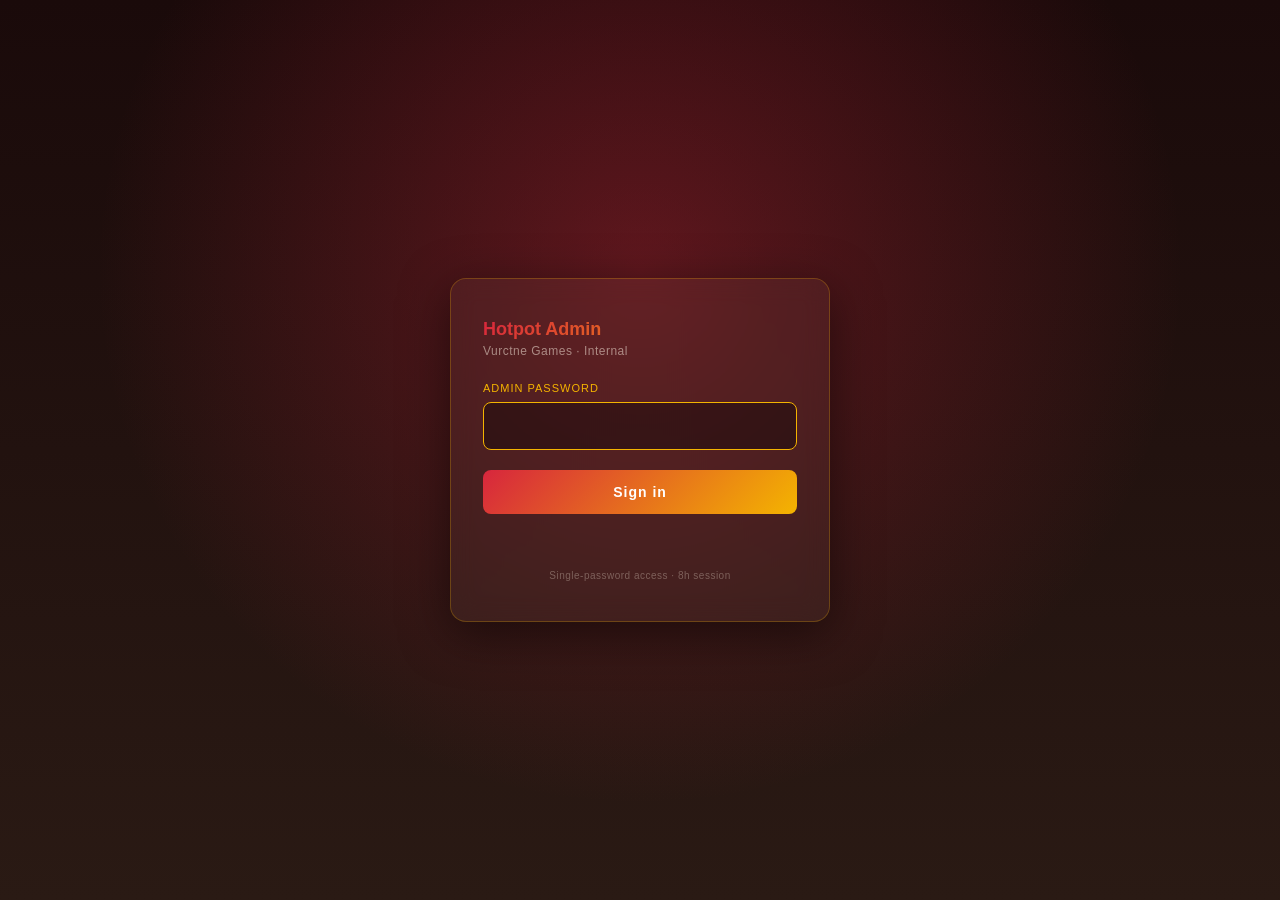
<file: public/hotpot/admin/index.html>
<!DOCTYPE html>
<html lang="zh-CN">
<head>
<meta charset="UTF-8">
<meta name="viewport" content="width=device-width, initial-scale=1.0">
<meta name="robots" content="noindex, nofollow">
<title>Hotpot Admin · Vurctne</title>
<style>
  * { margin: 0; padding: 0; box-sizing: border-box; }
  html, body {
    height: 100%;
    background: radial-gradient(ellipse at 50% 30%, rgba(215, 38, 61, 0.35) 0%, transparent 60%),
                linear-gradient(180deg, #1a0a0a 0%, #2A1A14 100%);
    color: #FFF8E7;
    font-family: "PingFang SC", "Microsoft YaHei", -apple-system, BlinkMacSystemFont, sans-serif;
  }
  .shell {
    min-height: 100%;
    display: flex; align-items: center; justify-content: center;
    padding: 24px;
  }
  .card {
    background: rgba(255, 248, 231, 0.04);
    border: 1px solid rgba(244, 180, 0, 0.25);
    border-radius: 16px;
    padding: 40px 32px;
    max-width: 380px; width: 100%;
    backdrop-filter: blur(12px);
    box-shadow: 0 12px 48px rgba(0,0,0,0.5);
  }
  h1 {
    font-size: 18px; font-weight: 700; margin-bottom: 4px;
    background: linear-gradient(135deg, #D7263D, #F4B400);
    -webkit-background-clip: text; background-clip: text; -webkit-text-fill-color: transparent;
  }
  .sub { font-size: 12px; color: rgba(255, 248, 231, 0.5); margin-bottom: 24px; letter-spacing: 0.5px; }
  label { display: block; font-size: 11px; color: #F4B400; margin-bottom: 8px; letter-spacing: 1px; text-transform: uppercase; }
  input[type="password"] {
    width: 100%; padding: 14px 16px; font-size: 15px;
    background: rgba(0,0,0,0.35); color: #FFF8E7;
    border: 1px solid rgba(244, 180, 0, 0.3); border-radius: 8px;
    outline: none; font-family: ui-monospace, monospace;
    transition: border-color 200ms;
  }
  input[type="password"]:focus { border-color: #F4B400; }
  button {
    margin-top: 20px; width: 100%;
    padding: 14px; font-size: 14px; font-weight: 700;
    background: linear-gradient(135deg, #D7263D, #F4B400);
    color: #fff; border: none; border-radius: 8px; cursor: pointer;
    transition: transform 100ms, box-shadow 200ms;
    letter-spacing: 1px;
  }
  button:hover { transform: translateY(-1px); box-shadow: 0 6px 20px rgba(215, 38, 61, 0.35); }
  button:disabled { opacity: 0.6; cursor: wait; transform: none; box-shadow: none; }
  .err { color: #FF6B6B; font-size: 12px; margin-top: 12px; min-height: 16px; }
  .footnote { font-size: 10px; color: rgba(255, 248, 231, 0.3); margin-top: 28px; text-align: center; letter-spacing: 0.5px; }
</style>
</head>
<body>
<div class="shell">
  <form class="card" id="login-form" autocomplete="off">
    <h1>Hotpot Admin</h1>
    <p class="sub">Vurctne Games · Internal</p>
    <label for="pw">Admin password</label>
    <input type="password" id="pw" name="pw" autocomplete="off" autofocus>
    <button type="submit" id="submit">Sign in</button>
    <div class="err" id="err"></div>
    <p class="footnote">Single-password access · 8h session</p>
  </form>
</div>

<script>
const form = document.getElementById('login-form');
const errEl = document.getElementById('err');
const btn = document.getElementById('submit');

form.addEventListener('submit', async (e) => {
  e.preventDefault();
  errEl.textContent = '';
  btn.disabled = true;
  btn.textContent = '...';
  try {
    const r = await fetch('/hotpot/admin/login', {
      method: 'POST',
      credentials: 'include',
      headers: { 'Content-Type': 'application/json' },
      body: JSON.stringify({ password: document.getElementById('pw').value })
    });
    if (r.ok) {
      location.href = '/hotpot/admin/dashboard.html';
      return;
    }
    if (r.status === 401) errEl.textContent = '密码错误';
    else if (r.status === 503) errEl.textContent = '后台未配置 (检查 CF Pages env vars)';
    else errEl.textContent = `登录失败 (${r.status})`;
  } catch (e) {
    errEl.textContent = '网络错误';
  }
  btn.disabled = false;
  btn.textContent = 'Sign in';
});
</script>
</body>
</html>
</file>
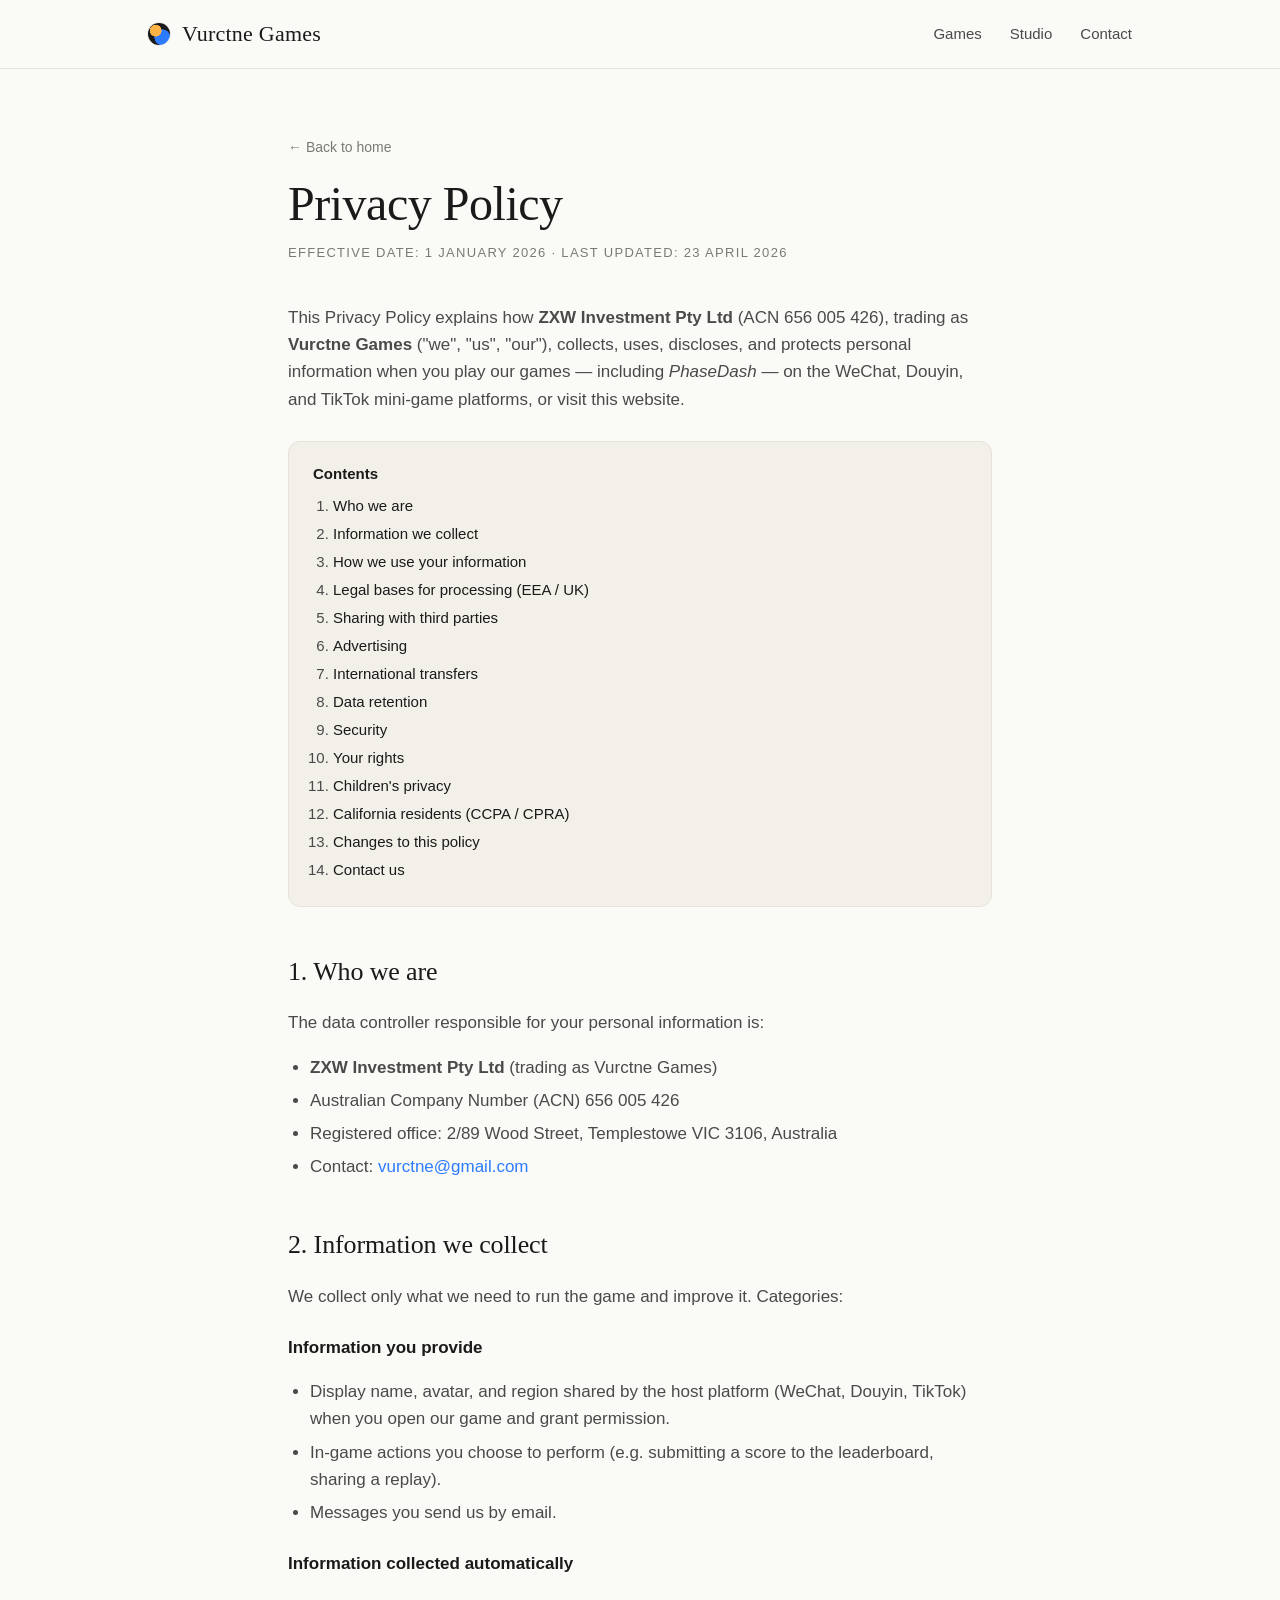
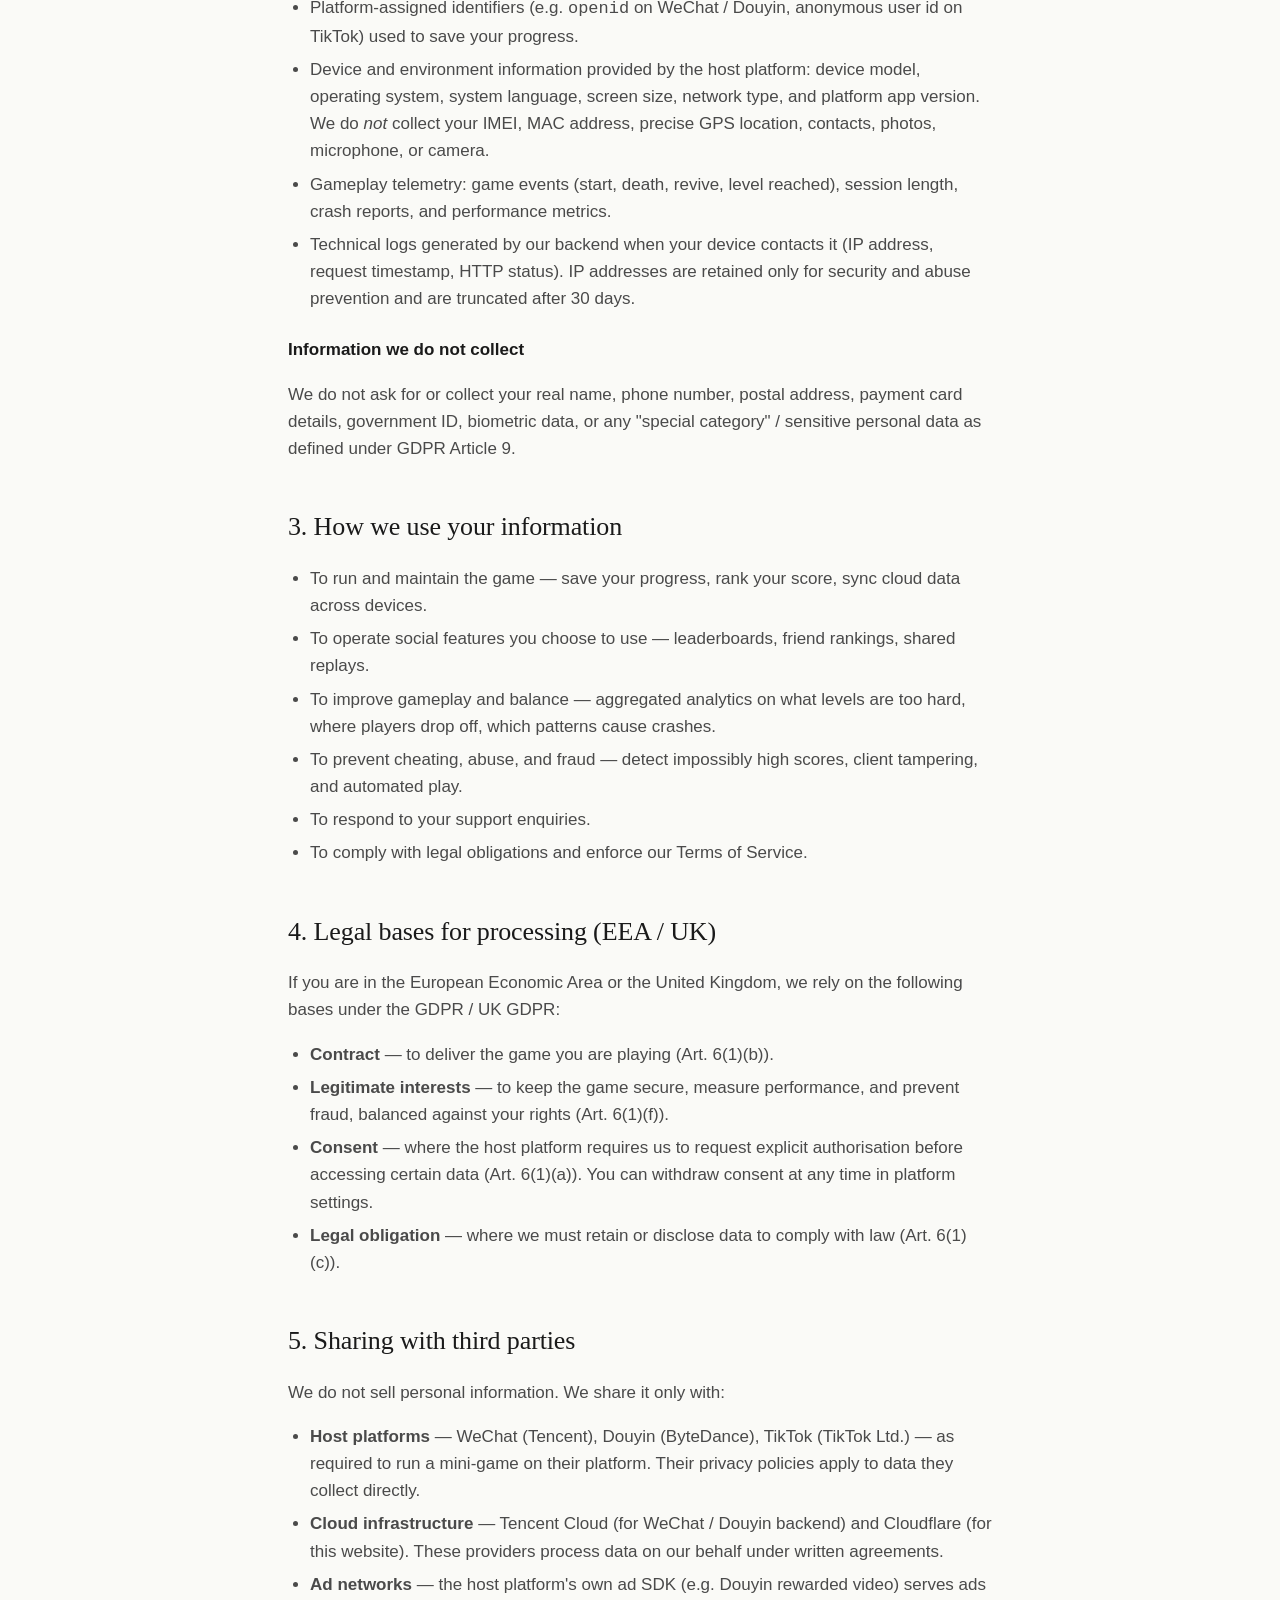
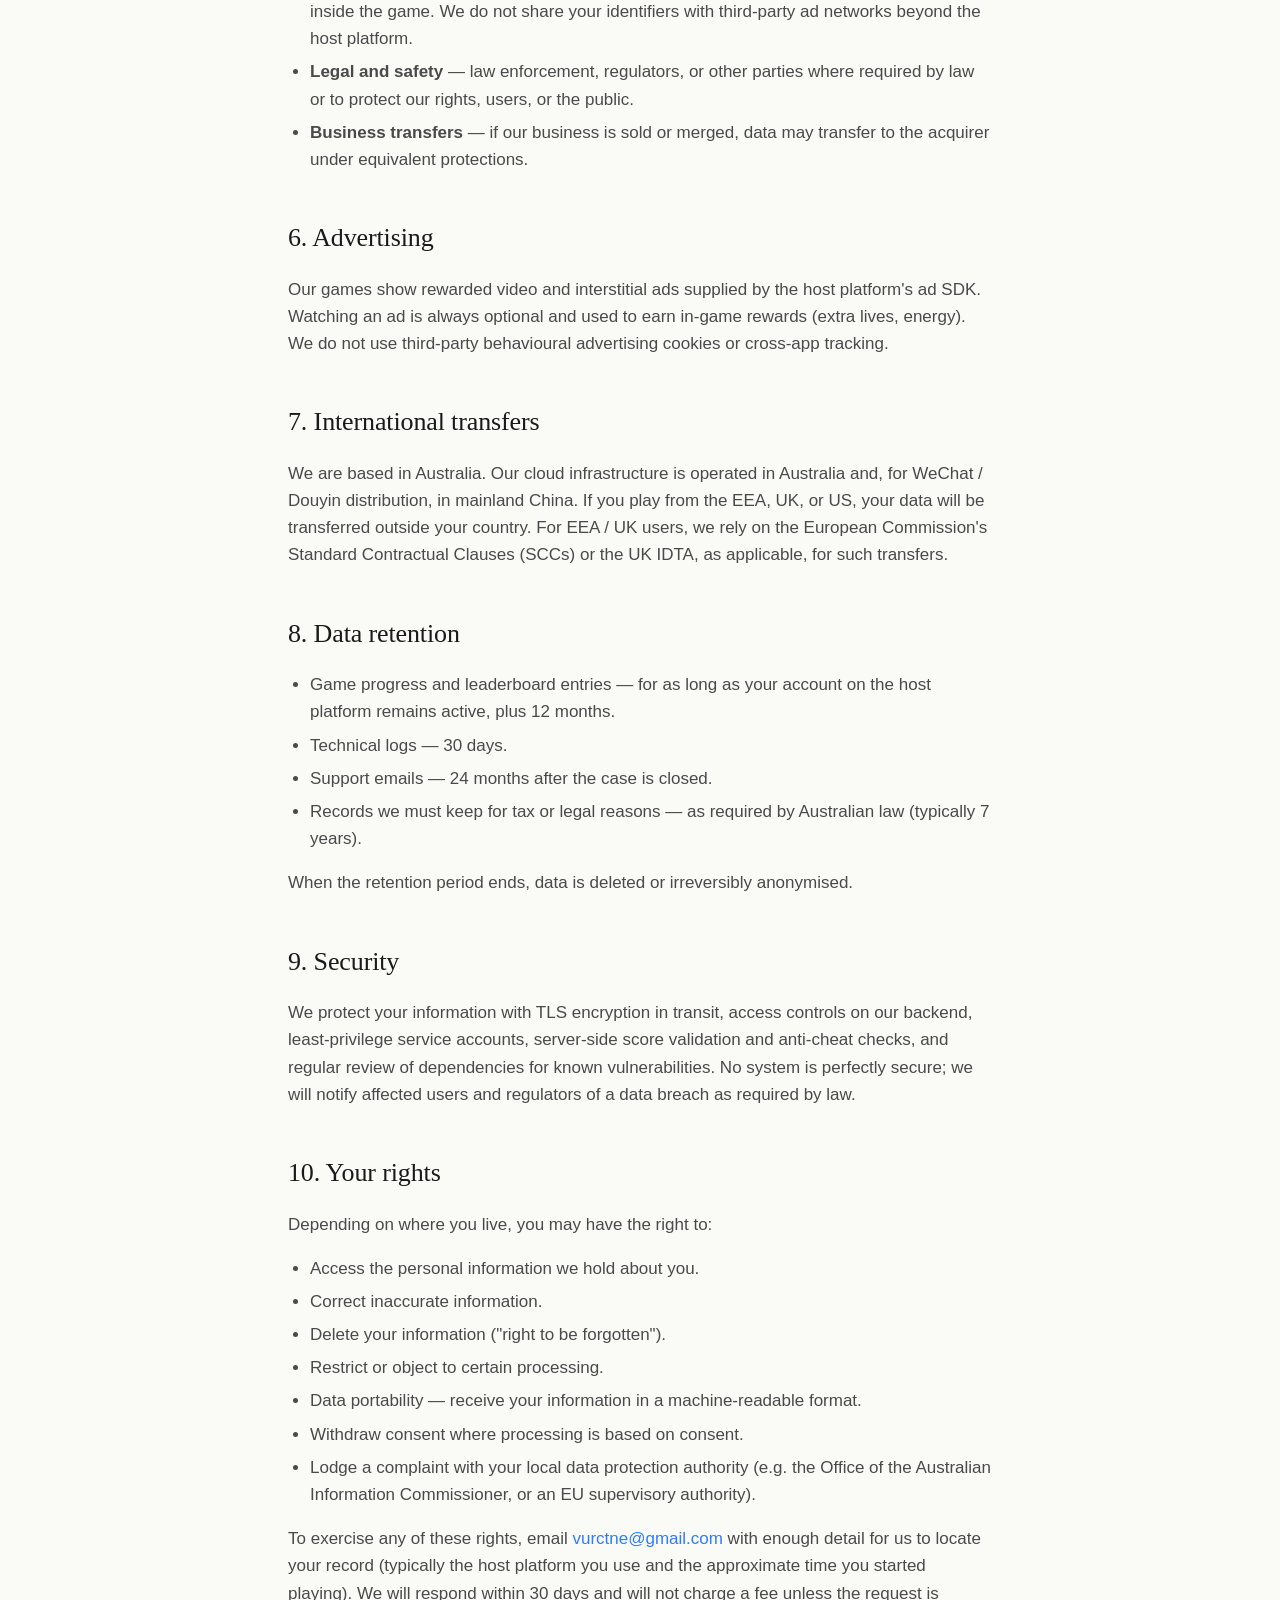
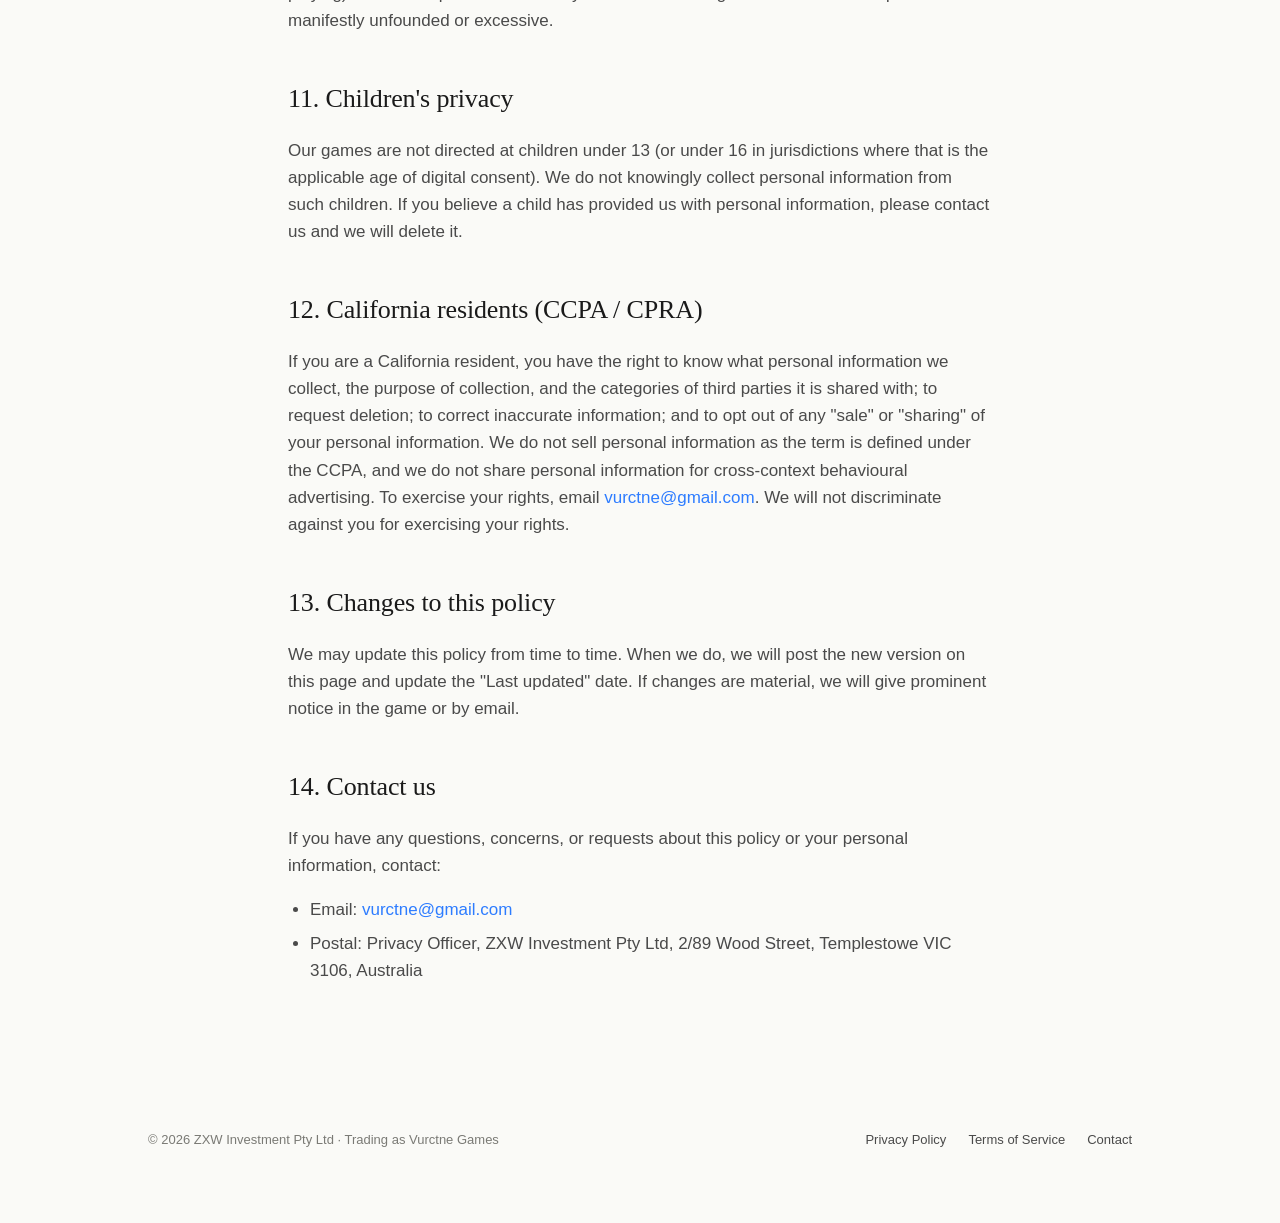
<file: privacy.html>
<!doctype html>
<html lang="en">
<head>
<meta charset="utf-8" />
<meta name="viewport" content="width=device-width, initial-scale=1" />
<title>Privacy Policy — Vurctne Games</title>
<meta name="description" content="How Vurctne Games (ZXW Investment Pty Ltd) collects, uses, and protects personal information in its mini-games." />
<link rel="stylesheet" href="styles.css" />
<link rel="icon" href="data:image/svg+xml,%3Csvg xmlns='http://www.w3.org/2000/svg' viewBox='0 0 32 32'%3E%3Ccircle cx='16' cy='16' r='12' fill='%232D7CFF'/%3E%3Ccircle cx='16' cy='16' r='6' fill='%23FFB347'/%3E%3C/svg%3E" />
</head>
<body>

<header class="site-header">
  <div class="container header-inner">
    <a class="brand" href="index.html">
      <span class="brand-mark" aria-hidden="true"></span>
      <span class="brand-name">Vurctne Games</span>
    </a>
    <nav class="site-nav" aria-label="Primary">
      <a href="index.html#games">Games</a>
      <a href="index.html#studio">Studio</a>
      <a href="index.html#contact">Contact</a>
    </nav>
  </div>
</header>

<main class="legal">
  <div class="container">
    <a class="back-link" href="index.html">← Back to home</a>
    <h1>Privacy Policy</h1>
    <p class="meta">Effective date: 1 January 2026 · Last updated: 23 April 2026</p>

    <p>This Privacy Policy explains how <strong>ZXW Investment Pty Ltd</strong> (ACN 656 005 426), trading as <strong>Vurctne Games</strong> ("we", "us", "our"), collects, uses, discloses, and protects personal information when you play our games — including <em>PhaseDash</em> — on the WeChat, Douyin, and TikTok mini-game platforms, or visit this website.</p>

    <nav class="toc" aria-label="Table of contents">
      <strong>Contents</strong>
      <ol>
        <li><a href="#s1">Who we are</a></li>
        <li><a href="#s2">Information we collect</a></li>
        <li><a href="#s3">How we use your information</a></li>
        <li><a href="#s4">Legal bases for processing (EEA / UK)</a></li>
        <li><a href="#s5">Sharing with third parties</a></li>
        <li><a href="#s6">Advertising</a></li>
        <li><a href="#s7">International transfers</a></li>
        <li><a href="#s8">Data retention</a></li>
        <li><a href="#s9">Security</a></li>
        <li><a href="#s10">Your rights</a></li>
        <li><a href="#s11">Children's privacy</a></li>
        <li><a href="#s12">California residents (CCPA / CPRA)</a></li>
        <li><a href="#s13">Changes to this policy</a></li>
        <li><a href="#s14">Contact us</a></li>
      </ol>
    </nav>

    <h2 id="s1">1. Who we are</h2>
    <p>The data controller responsible for your personal information is:</p>
    <ul>
      <li><strong>ZXW Investment Pty Ltd</strong> (trading as Vurctne Games)</li>
      <li>Australian Company Number (ACN) 656 005 426</li>
      <li>Registered office: 2/89 Wood Street, Templestowe VIC 3106, Australia</li>
      <li>Contact: <a href="mailto:vurctne@gmail.com">vurctne@gmail.com</a></li>
    </ul>

    <h2 id="s2">2. Information we collect</h2>
    <p>We collect only what we need to run the game and improve it. Categories:</p>

    <h3>Information you provide</h3>
    <ul>
      <li>Display name, avatar, and region shared by the host platform (WeChat, Douyin, TikTok) when you open our game and grant permission.</li>
      <li>In-game actions you choose to perform (e.g. submitting a score to the leaderboard, sharing a replay).</li>
      <li>Messages you send us by email.</li>
    </ul>

    <h3>Information collected automatically</h3>
    <ul>
      <li>Platform-assigned identifiers (e.g. <code>openid</code> on WeChat / Douyin, anonymous user id on TikTok) used to save your progress.</li>
      <li>Device and environment information provided by the host platform: device model, operating system, system language, screen size, network type, and platform app version. We do <em>not</em> collect your IMEI, MAC address, precise GPS location, contacts, photos, microphone, or camera.</li>
      <li>Gameplay telemetry: game events (start, death, revive, level reached), session length, crash reports, and performance metrics.</li>
      <li>Technical logs generated by our backend when your device contacts it (IP address, request timestamp, HTTP status). IP addresses are retained only for security and abuse prevention and are truncated after 30 days.</li>
    </ul>

    <h3>Information we do not collect</h3>
    <p>We do not ask for or collect your real name, phone number, postal address, payment card details, government ID, biometric data, or any "special category" / sensitive personal data as defined under GDPR Article 9.</p>

    <h2 id="s3">3. How we use your information</h2>
    <ul>
      <li>To run and maintain the game — save your progress, rank your score, sync cloud data across devices.</li>
      <li>To operate social features you choose to use — leaderboards, friend rankings, shared replays.</li>
      <li>To improve gameplay and balance — aggregated analytics on what levels are too hard, where players drop off, which patterns cause crashes.</li>
      <li>To prevent cheating, abuse, and fraud — detect impossibly high scores, client tampering, and automated play.</li>
      <li>To respond to your support enquiries.</li>
      <li>To comply with legal obligations and enforce our Terms of Service.</li>
    </ul>

    <h2 id="s4">4. Legal bases for processing (EEA / UK)</h2>
    <p>If you are in the European Economic Area or the United Kingdom, we rely on the following bases under the GDPR / UK GDPR:</p>
    <ul>
      <li><strong>Contract</strong> — to deliver the game you are playing (Art. 6(1)(b)).</li>
      <li><strong>Legitimate interests</strong> — to keep the game secure, measure performance, and prevent fraud, balanced against your rights (Art. 6(1)(f)).</li>
      <li><strong>Consent</strong> — where the host platform requires us to request explicit authorisation before accessing certain data (Art. 6(1)(a)). You can withdraw consent at any time in platform settings.</li>
      <li><strong>Legal obligation</strong> — where we must retain or disclose data to comply with law (Art. 6(1)(c)).</li>
    </ul>

    <h2 id="s5">5. Sharing with third parties</h2>
    <p>We do not sell personal information. We share it only with:</p>
    <ul>
      <li><strong>Host platforms</strong> — WeChat (Tencent), Douyin (ByteDance), TikTok (TikTok Ltd.) — as required to run a mini-game on their platform. Their privacy policies apply to data they collect directly.</li>
      <li><strong>Cloud infrastructure</strong> — Tencent Cloud (for WeChat / Douyin backend) and Cloudflare (for this website). These providers process data on our behalf under written agreements.</li>
      <li><strong>Ad networks</strong> — the host platform's own ad SDK (e.g. Douyin rewarded video) serves ads inside the game. We do not share your identifiers with third-party ad networks beyond the host platform.</li>
      <li><strong>Legal and safety</strong> — law enforcement, regulators, or other parties where required by law or to protect our rights, users, or the public.</li>
      <li><strong>Business transfers</strong> — if our business is sold or merged, data may transfer to the acquirer under equivalent protections.</li>
    </ul>

    <h2 id="s6">6. Advertising</h2>
    <p>Our games show rewarded video and interstitial ads supplied by the host platform's ad SDK. Watching an ad is always optional and used to earn in-game rewards (extra lives, energy). We do not use third-party behavioural advertising cookies or cross-app tracking.</p>

    <h2 id="s7">7. International transfers</h2>
    <p>We are based in Australia. Our cloud infrastructure is operated in Australia and, for WeChat / Douyin distribution, in mainland China. If you play from the EEA, UK, or US, your data will be transferred outside your country. For EEA / UK users, we rely on the European Commission's Standard Contractual Clauses (SCCs) or the UK IDTA, as applicable, for such transfers.</p>

    <h2 id="s8">8. Data retention</h2>
    <ul>
      <li>Game progress and leaderboard entries — for as long as your account on the host platform remains active, plus 12 months.</li>
      <li>Technical logs — 30 days.</li>
      <li>Support emails — 24 months after the case is closed.</li>
      <li>Records we must keep for tax or legal reasons — as required by Australian law (typically 7 years).</li>
    </ul>
    <p>When the retention period ends, data is deleted or irreversibly anonymised.</p>

    <h2 id="s9">9. Security</h2>
    <p>We protect your information with TLS encryption in transit, access controls on our backend, least-privilege service accounts, server-side score validation and anti-cheat checks, and regular review of dependencies for known vulnerabilities. No system is perfectly secure; we will notify affected users and regulators of a data breach as required by law.</p>

    <h2 id="s10">10. Your rights</h2>
    <p>Depending on where you live, you may have the right to:</p>
    <ul>
      <li>Access the personal information we hold about you.</li>
      <li>Correct inaccurate information.</li>
      <li>Delete your information ("right to be forgotten").</li>
      <li>Restrict or object to certain processing.</li>
      <li>Data portability — receive your information in a machine-readable format.</li>
      <li>Withdraw consent where processing is based on consent.</li>
      <li>Lodge a complaint with your local data protection authority (e.g. the Office of the Australian Information Commissioner, or an EU supervisory authority).</li>
    </ul>
    <p>To exercise any of these rights, email <a href="mailto:vurctne@gmail.com">vurctne@gmail.com</a> with enough detail for us to locate your record (typically the host platform you use and the approximate time you started playing). We will respond within 30 days and will not charge a fee unless the request is manifestly unfounded or excessive.</p>

    <h2 id="s11">11. Children's privacy</h2>
    <p>Our games are not directed at children under 13 (or under 16 in jurisdictions where that is the applicable age of digital consent). We do not knowingly collect personal information from such children. If you believe a child has provided us with personal information, please contact us and we will delete it.</p>

    <h2 id="s12">12. California residents (CCPA / CPRA)</h2>
    <p>If you are a California resident, you have the right to know what personal information we collect, the purpose of collection, and the categories of third parties it is shared with; to request deletion; to correct inaccurate information; and to opt out of any "sale" or "sharing" of your personal information. We do not sell personal information as the term is defined under the CCPA, and we do not share personal information for cross-context behavioural advertising. To exercise your rights, email <a href="mailto:vurctne@gmail.com">vurctne@gmail.com</a>. We will not discriminate against you for exercising your rights.</p>

    <h2 id="s13">13. Changes to this policy</h2>
    <p>We may update this policy from time to time. When we do, we will post the new version on this page and update the "Last updated" date. If changes are material, we will give prominent notice in the game or by email.</p>

    <h2 id="s14">14. Contact us</h2>
    <p>If you have any questions, concerns, or requests about this policy or your personal information, contact:</p>
    <ul>
      <li>Email: <a href="mailto:vurctne@gmail.com">vurctne@gmail.com</a></li>
      <li>Postal: Privacy Officer, ZXW Investment Pty Ltd, 2/89 Wood Street, Templestowe VIC 3106, Australia</li>
    </ul>
  </div>
</main>

<footer class="site-footer">
  <div class="container footer-inner">
    <p>&copy; 2026 ZXW Investment Pty Ltd · Trading as Vurctne Games</p>
    <nav aria-label="Legal">
      <a href="privacy.html">Privacy Policy</a>
      <a href="terms.html">Terms of Service</a>
      <a href="mailto:vurctne@gmail.com">Contact</a>
    </nav>
  </div>
</footer>

</body>
</html>
</file>
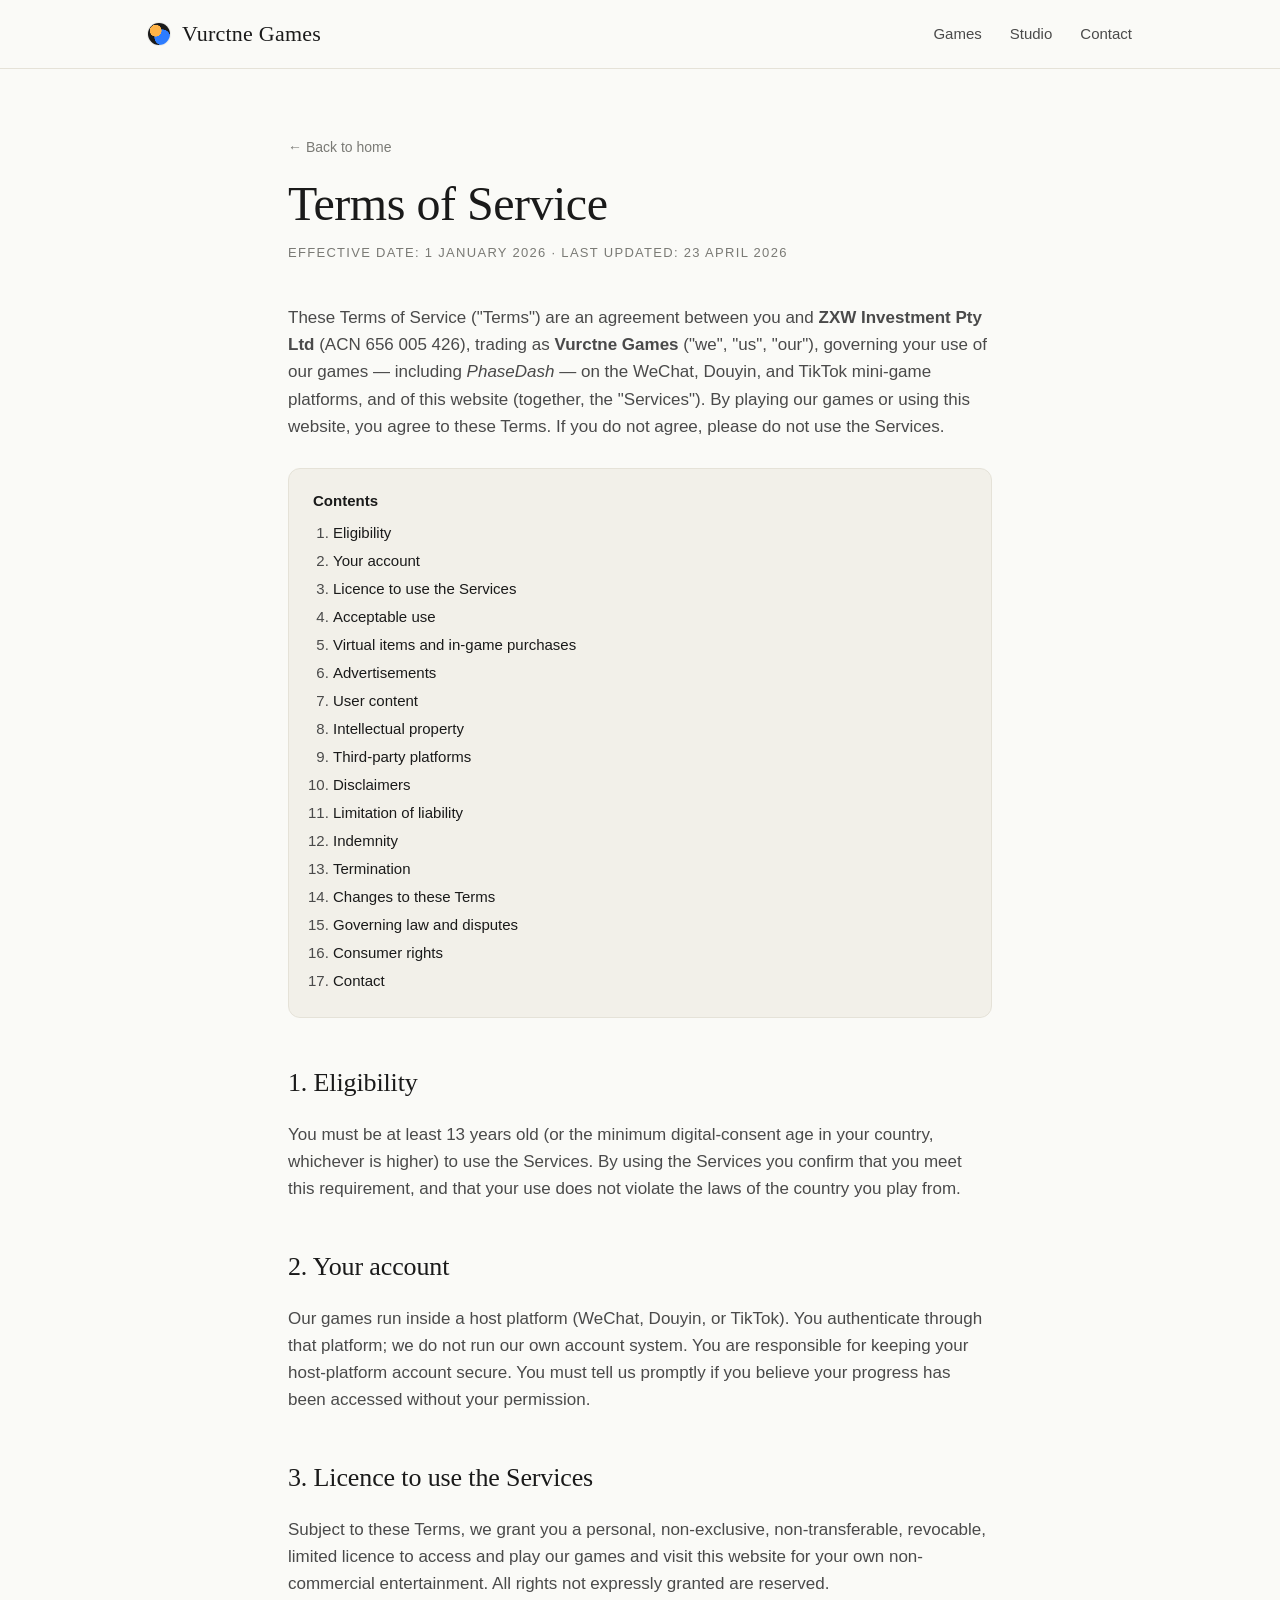
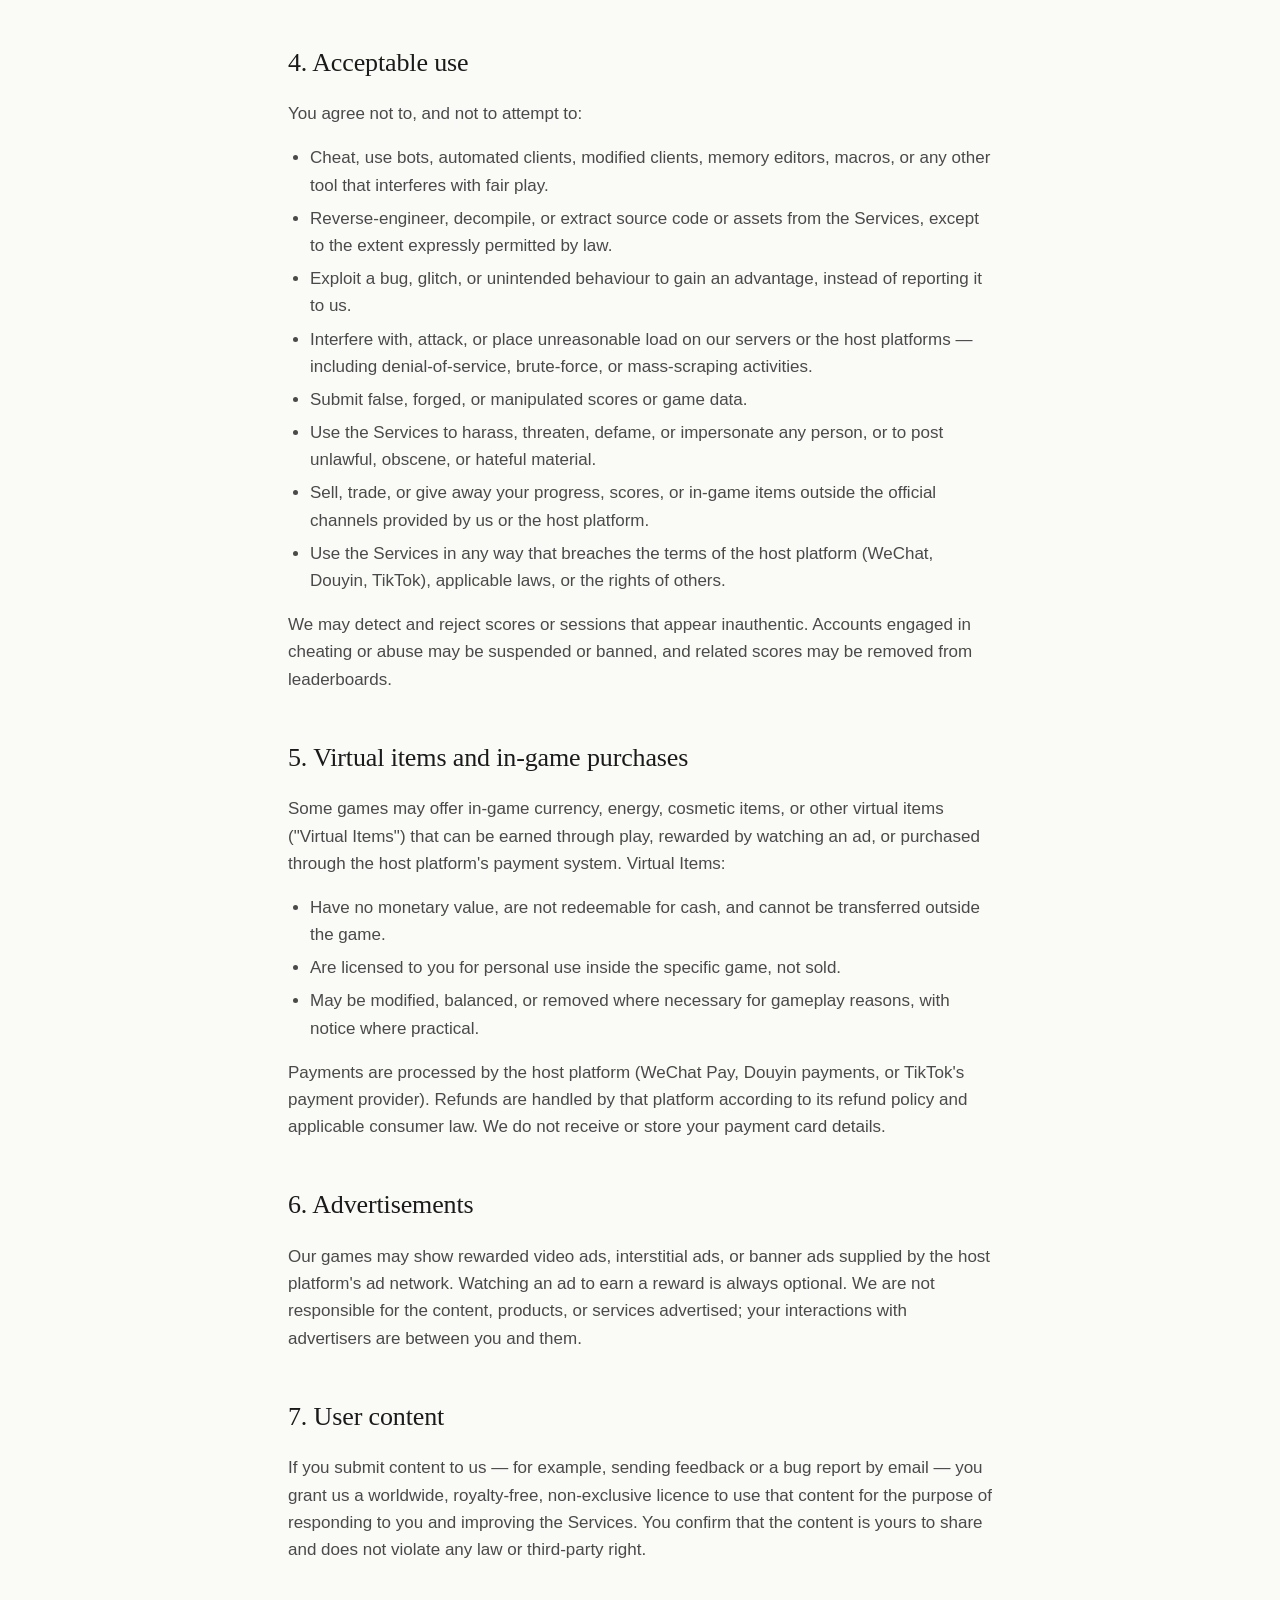
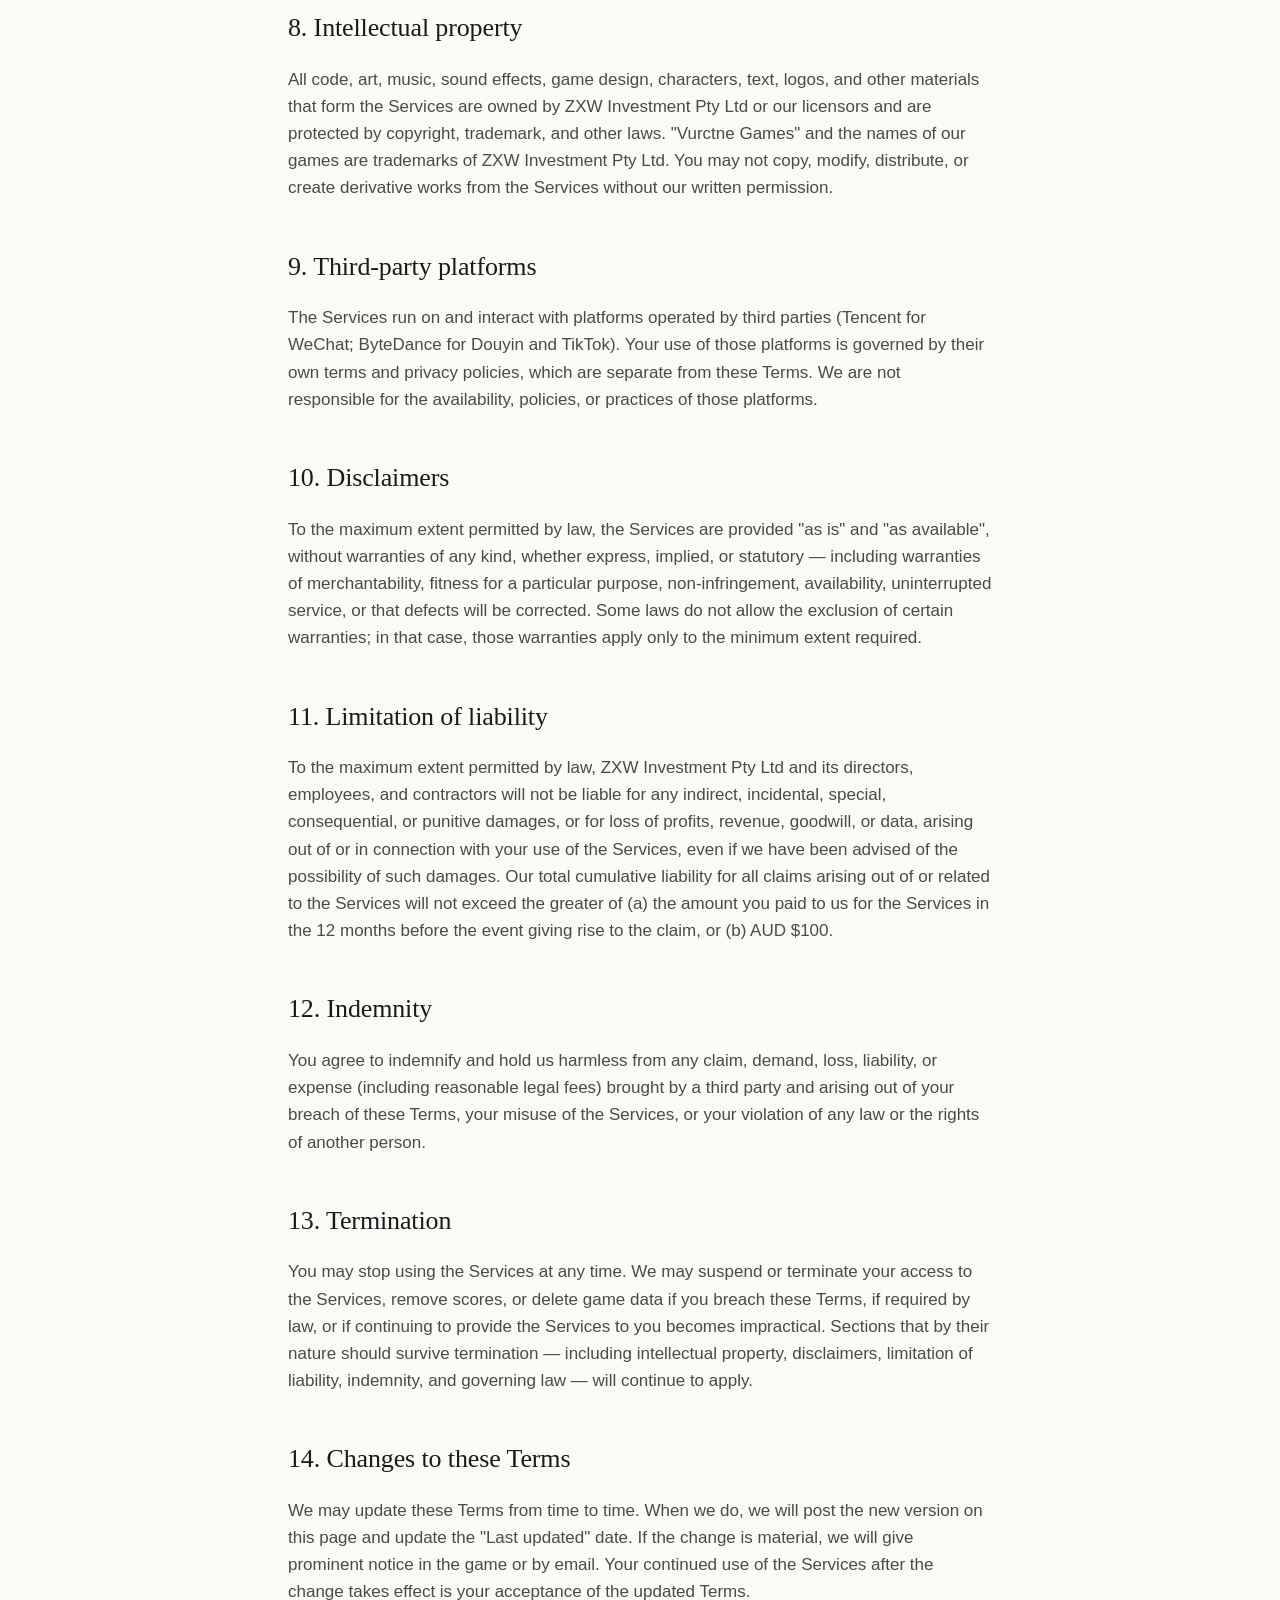
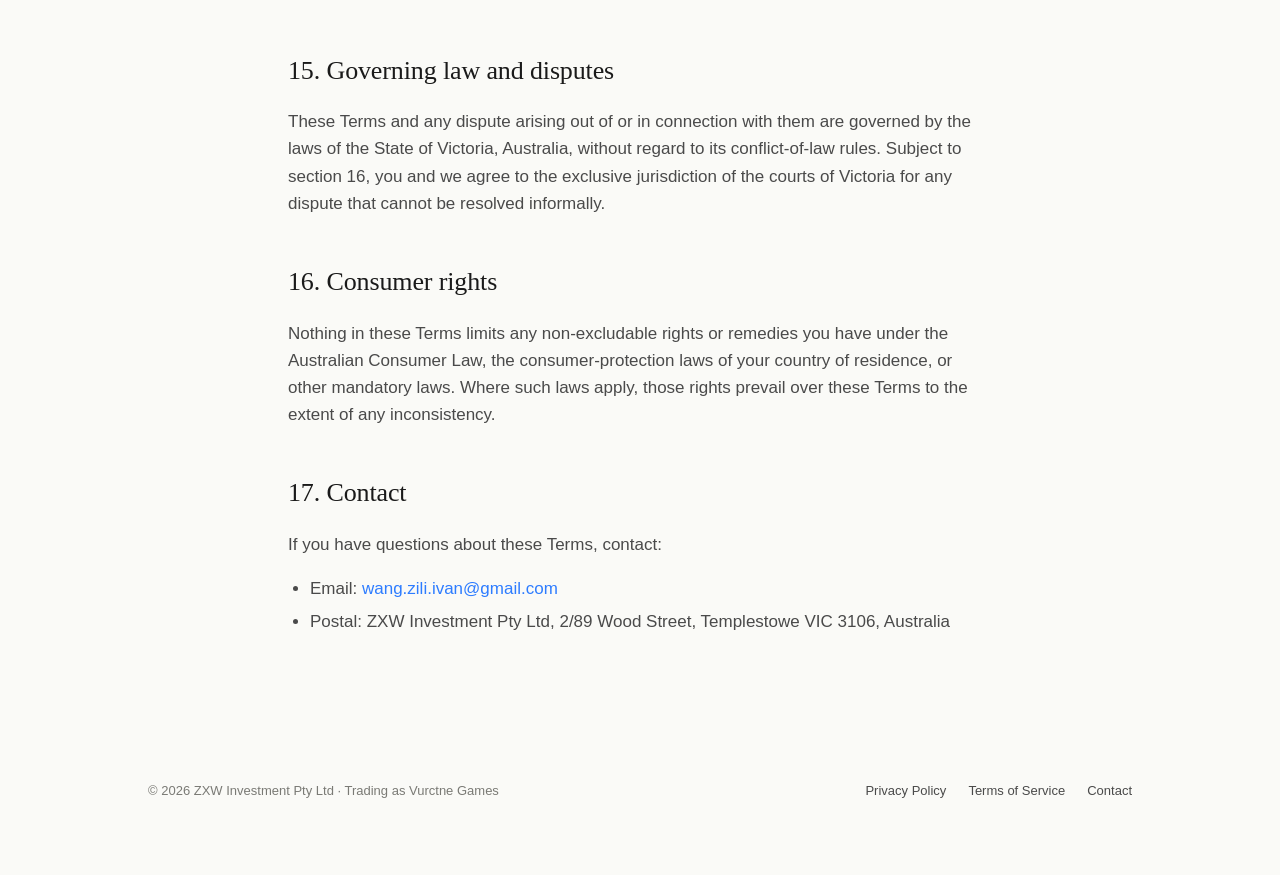
<file: terms.html>
<!doctype html>
<html lang="en">
<head>
<meta charset="utf-8" />
<meta name="viewport" content="width=device-width, initial-scale=1" />
<title>Terms of Service — Vurctne Games</title>
<meta name="description" content="The terms that govern your use of Vurctne Games titles and this website." />
<link rel="stylesheet" href="styles.css" />
<link rel="icon" href="data:image/svg+xml,%3Csvg xmlns='http://www.w3.org/2000/svg' viewBox='0 0 32 32'%3E%3Ccircle cx='16' cy='16' r='12' fill='%232D7CFF'/%3E%3Ccircle cx='16' cy='16' r='6' fill='%23FFB347'/%3E%3C/svg%3E" />
</head>
<body>

<header class="site-header">
  <div class="container header-inner">
    <a class="brand" href="index.html">
      <span class="brand-mark" aria-hidden="true"></span>
      <span class="brand-name">Vurctne Games</span>
    </a>
    <nav class="site-nav" aria-label="Primary">
      <a href="index.html#games">Games</a>
      <a href="index.html#studio">Studio</a>
      <a href="index.html#contact">Contact</a>
    </nav>
  </div>
</header>

<main class="legal">
  <div class="container">
    <a class="back-link" href="index.html">← Back to home</a>
    <h1>Terms of Service</h1>
    <p class="meta">Effective date: 1 January 2026 · Last updated: 23 April 2026</p>

    <p>These Terms of Service ("Terms") are an agreement between you and <strong>ZXW Investment Pty Ltd</strong> (ACN 656 005 426), trading as <strong>Vurctne Games</strong> ("we", "us", "our"), governing your use of our games — including <em>PhaseDash</em> — on the WeChat, Douyin, and TikTok mini-game platforms, and of this website (together, the "Services"). By playing our games or using this website, you agree to these Terms. If you do not agree, please do not use the Services.</p>

    <nav class="toc" aria-label="Table of contents">
      <strong>Contents</strong>
      <ol>
        <li><a href="#t1">Eligibility</a></li>
        <li><a href="#t2">Your account</a></li>
        <li><a href="#t3">Licence to use the Services</a></li>
        <li><a href="#t4">Acceptable use</a></li>
        <li><a href="#t5">Virtual items and in-game purchases</a></li>
        <li><a href="#t6">Advertisements</a></li>
        <li><a href="#t7">User content</a></li>
        <li><a href="#t8">Intellectual property</a></li>
        <li><a href="#t9">Third-party platforms</a></li>
        <li><a href="#t10">Disclaimers</a></li>
        <li><a href="#t11">Limitation of liability</a></li>
        <li><a href="#t12">Indemnity</a></li>
        <li><a href="#t13">Termination</a></li>
        <li><a href="#t14">Changes to these Terms</a></li>
        <li><a href="#t15">Governing law and disputes</a></li>
        <li><a href="#t16">Consumer rights</a></li>
        <li><a href="#t17">Contact</a></li>
      </ol>
    </nav>

    <h2 id="t1">1. Eligibility</h2>
    <p>You must be at least 13 years old (or the minimum digital-consent age in your country, whichever is higher) to use the Services. By using the Services you confirm that you meet this requirement, and that your use does not violate the laws of the country you play from.</p>

    <h2 id="t2">2. Your account</h2>
    <p>Our games run inside a host platform (WeChat, Douyin, or TikTok). You authenticate through that platform; we do not run our own account system. You are responsible for keeping your host-platform account secure. You must tell us promptly if you believe your progress has been accessed without your permission.</p>

    <h2 id="t3">3. Licence to use the Services</h2>
    <p>Subject to these Terms, we grant you a personal, non-exclusive, non-transferable, revocable, limited licence to access and play our games and visit this website for your own non-commercial entertainment. All rights not expressly granted are reserved.</p>

    <h2 id="t4">4. Acceptable use</h2>
    <p>You agree not to, and not to attempt to:</p>
    <ul>
      <li>Cheat, use bots, automated clients, modified clients, memory editors, macros, or any other tool that interferes with fair play.</li>
      <li>Reverse-engineer, decompile, or extract source code or assets from the Services, except to the extent expressly permitted by law.</li>
      <li>Exploit a bug, glitch, or unintended behaviour to gain an advantage, instead of reporting it to us.</li>
      <li>Interfere with, attack, or place unreasonable load on our servers or the host platforms — including denial-of-service, brute-force, or mass-scraping activities.</li>
      <li>Submit false, forged, or manipulated scores or game data.</li>
      <li>Use the Services to harass, threaten, defame, or impersonate any person, or to post unlawful, obscene, or hateful material.</li>
      <li>Sell, trade, or give away your progress, scores, or in-game items outside the official channels provided by us or the host platform.</li>
      <li>Use the Services in any way that breaches the terms of the host platform (WeChat, Douyin, TikTok), applicable laws, or the rights of others.</li>
    </ul>
    <p>We may detect and reject scores or sessions that appear inauthentic. Accounts engaged in cheating or abuse may be suspended or banned, and related scores may be removed from leaderboards.</p>

    <h2 id="t5">5. Virtual items and in-game purchases</h2>
    <p>Some games may offer in-game currency, energy, cosmetic items, or other virtual items ("Virtual Items") that can be earned through play, rewarded by watching an ad, or purchased through the host platform's payment system. Virtual Items:</p>
    <ul>
      <li>Have no monetary value, are not redeemable for cash, and cannot be transferred outside the game.</li>
      <li>Are licensed to you for personal use inside the specific game, not sold.</li>
      <li>May be modified, balanced, or removed where necessary for gameplay reasons, with notice where practical.</li>
    </ul>
    <p>Payments are processed by the host platform (WeChat Pay, Douyin payments, or TikTok's payment provider). Refunds are handled by that platform according to its refund policy and applicable consumer law. We do not receive or store your payment card details.</p>

    <h2 id="t6">6. Advertisements</h2>
    <p>Our games may show rewarded video ads, interstitial ads, or banner ads supplied by the host platform's ad network. Watching an ad to earn a reward is always optional. We are not responsible for the content, products, or services advertised; your interactions with advertisers are between you and them.</p>

    <h2 id="t7">7. User content</h2>
    <p>If you submit content to us — for example, sending feedback or a bug report by email — you grant us a worldwide, royalty-free, non-exclusive licence to use that content for the purpose of responding to you and improving the Services. You confirm that the content is yours to share and does not violate any law or third-party right.</p>

    <h2 id="t8">8. Intellectual property</h2>
    <p>All code, art, music, sound effects, game design, characters, text, logos, and other materials that form the Services are owned by ZXW Investment Pty Ltd or our licensors and are protected by copyright, trademark, and other laws. "Vurctne Games" and the names of our games are trademarks of ZXW Investment Pty Ltd. You may not copy, modify, distribute, or create derivative works from the Services without our written permission.</p>

    <h2 id="t9">9. Third-party platforms</h2>
    <p>The Services run on and interact with platforms operated by third parties (Tencent for WeChat; ByteDance for Douyin and TikTok). Your use of those platforms is governed by their own terms and privacy policies, which are separate from these Terms. We are not responsible for the availability, policies, or practices of those platforms.</p>

    <h2 id="t10">10. Disclaimers</h2>
    <p>To the maximum extent permitted by law, the Services are provided "as is" and "as available", without warranties of any kind, whether express, implied, or statutory — including warranties of merchantability, fitness for a particular purpose, non-infringement, availability, uninterrupted service, or that defects will be corrected. Some laws do not allow the exclusion of certain warranties; in that case, those warranties apply only to the minimum extent required.</p>

    <h2 id="t11">11. Limitation of liability</h2>
    <p>To the maximum extent permitted by law, ZXW Investment Pty Ltd and its directors, employees, and contractors will not be liable for any indirect, incidental, special, consequential, or punitive damages, or for loss of profits, revenue, goodwill, or data, arising out of or in connection with your use of the Services, even if we have been advised of the possibility of such damages. Our total cumulative liability for all claims arising out of or related to the Services will not exceed the greater of (a) the amount you paid to us for the Services in the 12 months before the event giving rise to the claim, or (b) AUD $100.</p>

    <h2 id="t12">12. Indemnity</h2>
    <p>You agree to indemnify and hold us harmless from any claim, demand, loss, liability, or expense (including reasonable legal fees) brought by a third party and arising out of your breach of these Terms, your misuse of the Services, or your violation of any law or the rights of another person.</p>

    <h2 id="t13">13. Termination</h2>
    <p>You may stop using the Services at any time. We may suspend or terminate your access to the Services, remove scores, or delete game data if you breach these Terms, if required by law, or if continuing to provide the Services to you becomes impractical. Sections that by their nature should survive termination — including intellectual property, disclaimers, limitation of liability, indemnity, and governing law — will continue to apply.</p>

    <h2 id="t14">14. Changes to these Terms</h2>
    <p>We may update these Terms from time to time. When we do, we will post the new version on this page and update the "Last updated" date. If the change is material, we will give prominent notice in the game or by email. Your continued use of the Services after the change takes effect is your acceptance of the updated Terms.</p>

    <h2 id="t15">15. Governing law and disputes</h2>
    <p>These Terms and any dispute arising out of or in connection with them are governed by the laws of the State of Victoria, Australia, without regard to its conflict-of-law rules. Subject to section 16, you and we agree to the exclusive jurisdiction of the courts of Victoria for any dispute that cannot be resolved informally.</p>

    <h2 id="t16">16. Consumer rights</h2>
    <p>Nothing in these Terms limits any non-excludable rights or remedies you have under the Australian Consumer Law, the consumer-protection laws of your country of residence, or other mandatory laws. Where such laws apply, those rights prevail over these Terms to the extent of any inconsistency.</p>

    <h2 id="t17">17. Contact</h2>
    <p>If you have questions about these Terms, contact:</p>
    <ul>
      <li>Email: <a href="mailto:wang.zili.ivan@gmail.com">wang.zili.ivan@gmail.com</a></li>
      <li>Postal: ZXW Investment Pty Ltd, 2/89 Wood Street, Templestowe VIC 3106, Australia</li>
    </ul>
  </div>
</main>

<footer class="site-footer">
  <div class="container footer-inner">
    <p>&copy; 2026 ZXW Investment Pty Ltd · Trading as Vurctne Games</p>
    <nav aria-label="Legal">
      <a href="privacy.html">Privacy Policy</a>
      <a href="terms.html">Terms of Service</a>
      <a href="mailto:wang.zili.ivan@gmail.com">Contact</a>
    </nav>
  </div>
</footer>

</body>
</html>
</file>
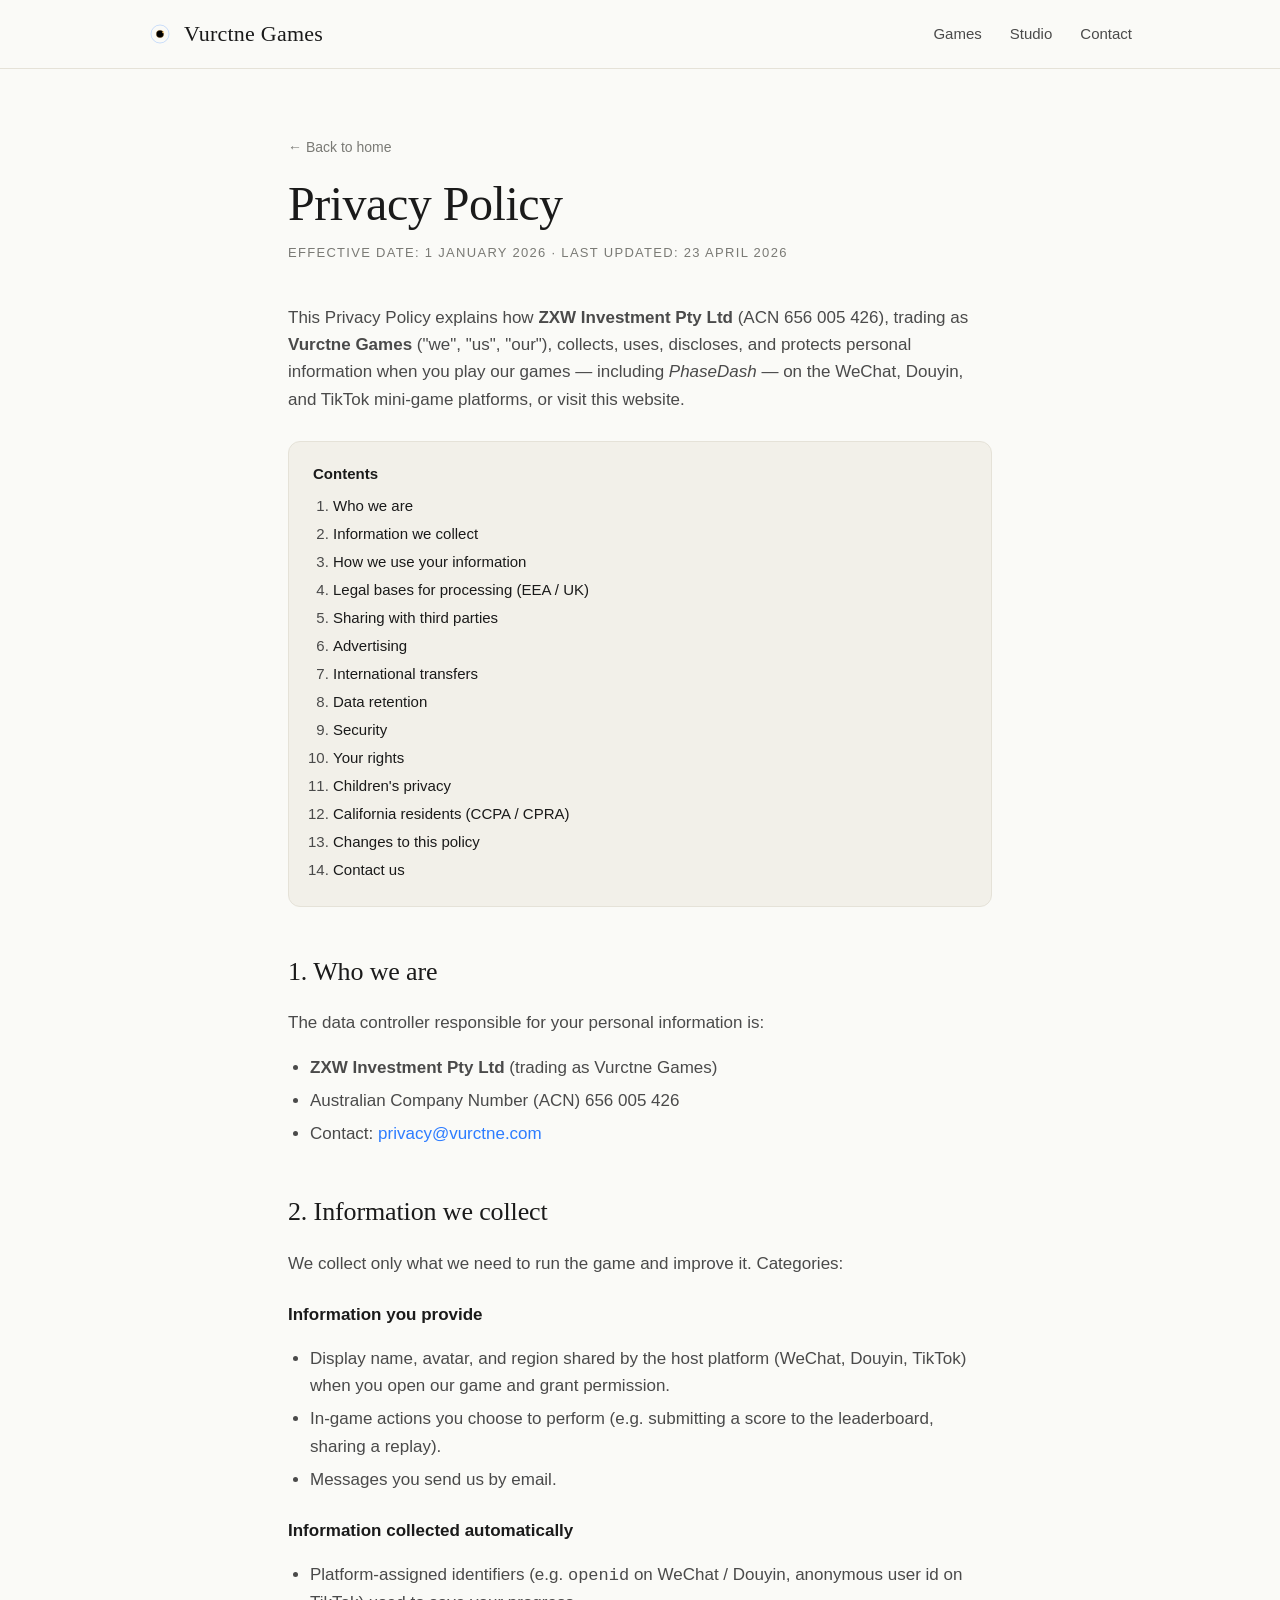
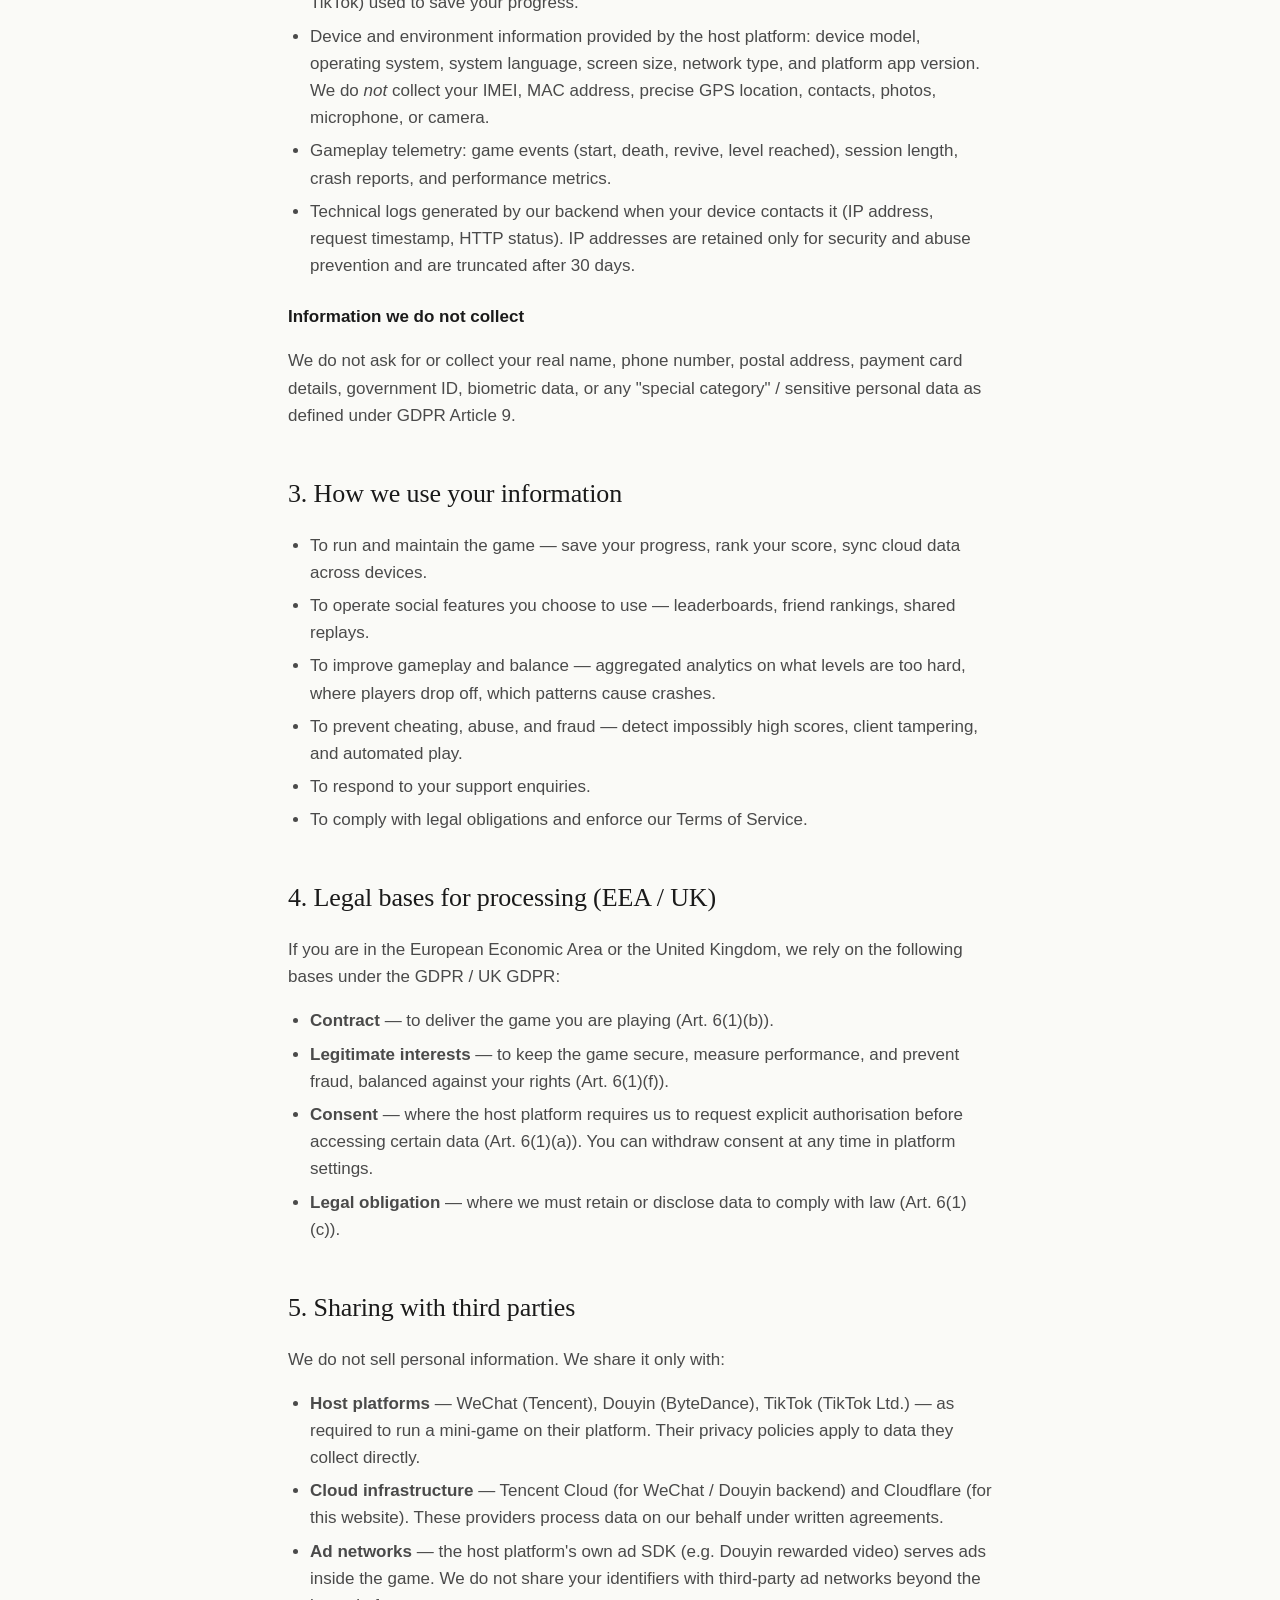
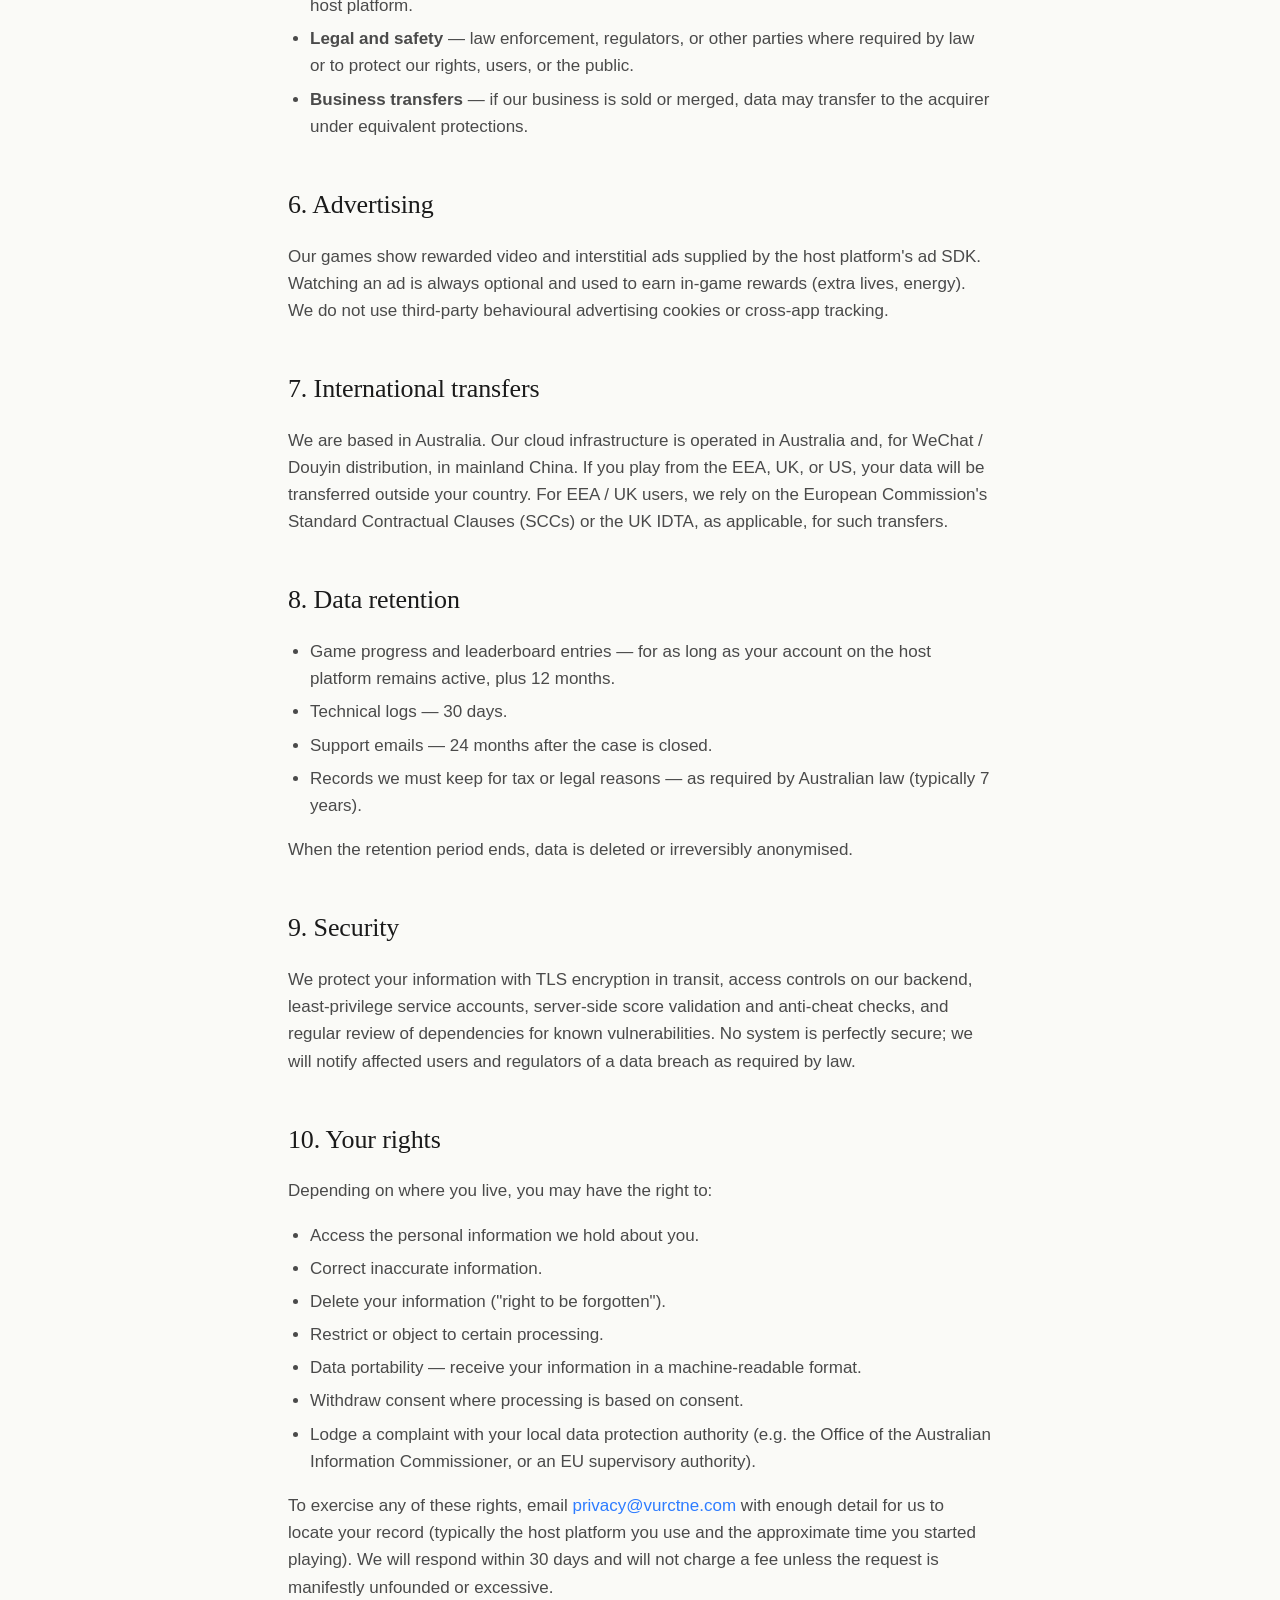
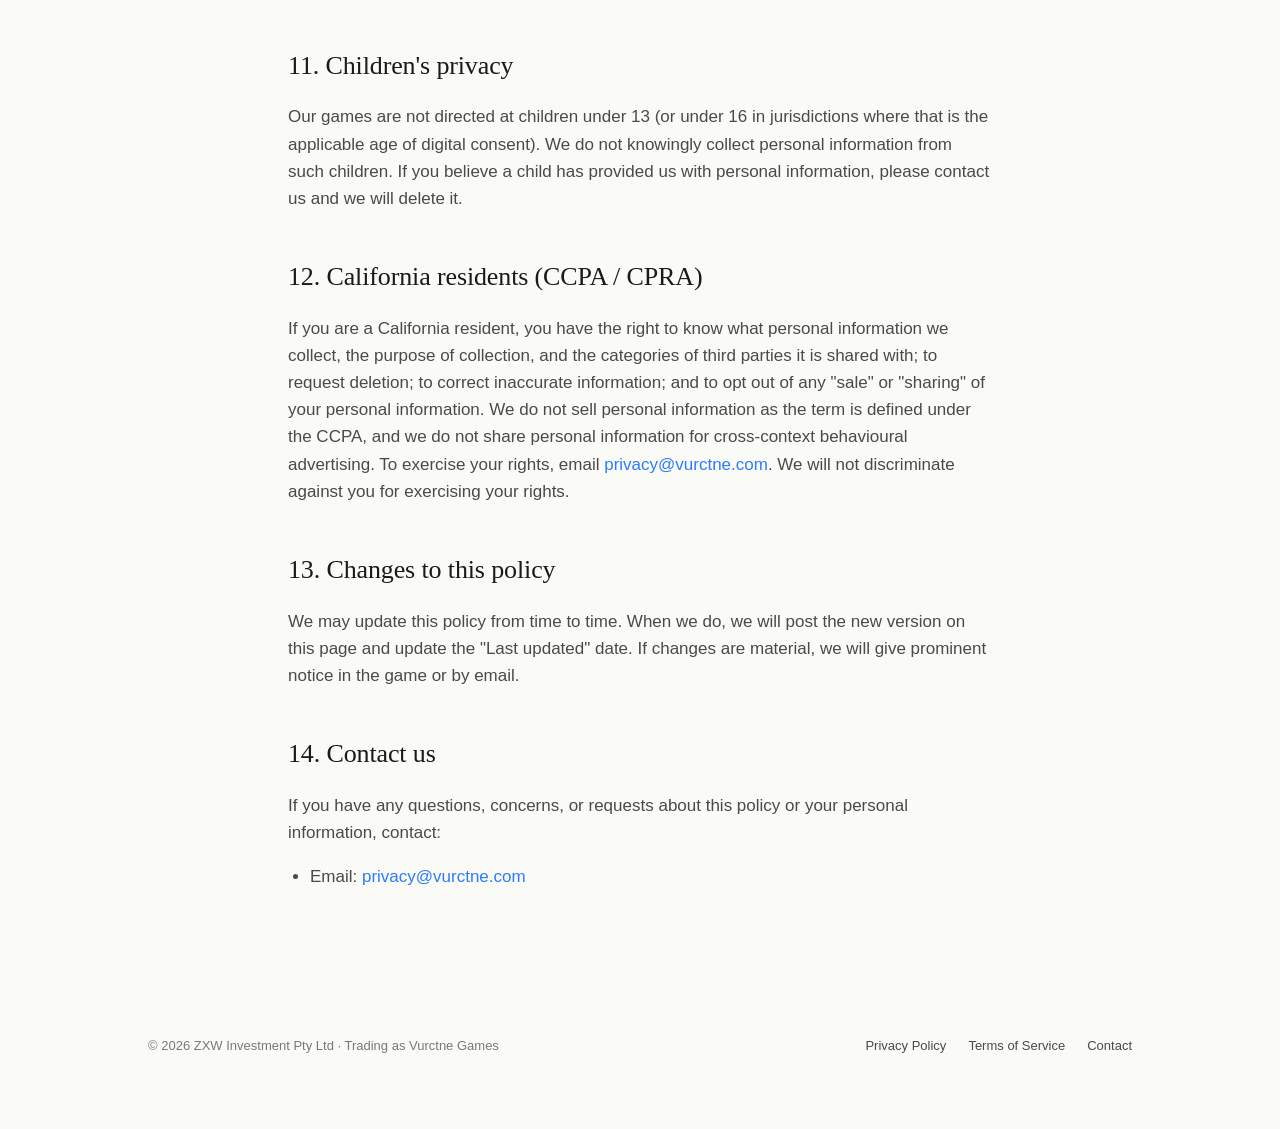
<file: public/privacy.html>
<!doctype html>
<html lang="en">
<head>
<meta charset="utf-8" />
<meta name="viewport" content="width=device-width, initial-scale=1" />
<title>Privacy Policy — Vurctne Games</title>
<meta name="description" content="How Vurctne Games (ZXW Investment Pty Ltd) collects, uses, and protects personal information in its mini-games." />
<link rel="stylesheet" href="styles.css" />
<link rel="icon" href="data:image/svg+xml,%3Csvg xmlns='http://www.w3.org/2000/svg' viewBox='0 0 32 32'%3E%3Crect width='32' height='32' rx='7' fill='%23070B16'/%3E%3Ccircle cx='16' cy='16' r='14' fill='%232D7CFF' opacity='0.15'/%3E%3Ccircle cx='16' cy='16' r='12' fill='none' stroke='%2367D5FF' stroke-opacity='0.3' stroke-width='1.6'/%3E%3Ccircle cx='16' cy='16' r='12' fill='none' stroke='%239AE6FF' stroke-opacity='0.45' stroke-width='0.4'/%3E%3Ccircle cx='16' cy='16' r='7' fill='%23FFB347' opacity='0.35'/%3E%3Ccircle cx='16' cy='16' r='5.6' fill='%23FFE092' opacity='0.65'/%3E%3Ccircle cx='16' cy='16' r='5.2' fill='%23FFFFFF' opacity='0.95'/%3E%3Ccircle cx='16' cy='16' r='5' fill='%23000'/%3E%3Ccircle cx='16' cy='16' r='5.1' fill='none' stroke='%23FFE092' stroke-opacity='0.9' stroke-width='0.25'/%3E%3Ccircle cx='20.2' cy='13.8' r='1.6' fill='%23FFB347' opacity='0.55'/%3E%3Ccircle cx='20.2' cy='13.8' r='0.95' fill='%23FFE092'/%3E%3Ccircle cx='20.2' cy='13.8' r='0.45' fill='%23FFFFFF'/%3E%3C/svg%3E" />
</head>
<body>

<header class="site-header">
  <div class="container header-inner">
    <a class="brand" href="index.html">
      <span class="brand-mark" aria-hidden="true"></span>
      <span class="brand-name">Vurctne Games</span>
    </a>
    <nav class="site-nav" aria-label="Primary">
      <a href="index.html#games">Games</a>
      <a href="index.html#studio">Studio</a>
      <a href="index.html#contact">Contact</a>
    </nav>
  </div>
</header>

<main class="legal">
  <div class="container">
    <a class="back-link" href="index.html">← Back to home</a>
    <h1>Privacy Policy</h1>
    <p class="meta">Effective date: 1 January 2026 · Last updated: 23 April 2026</p>

    <p>This Privacy Policy explains how <strong>ZXW Investment Pty Ltd</strong> (ACN 656 005 426), trading as <strong>Vurctne Games</strong> ("we", "us", "our"), collects, uses, discloses, and protects personal information when you play our games — including <em>PhaseDash</em> — on the WeChat, Douyin, and TikTok mini-game platforms, or visit this website.</p>

    <nav class="toc" aria-label="Table of contents">
      <strong>Contents</strong>
      <ol>
        <li><a href="#s1">Who we are</a></li>
        <li><a href="#s2">Information we collect</a></li>
        <li><a href="#s3">How we use your information</a></li>
        <li><a href="#s4">Legal bases for processing (EEA / UK)</a></li>
        <li><a href="#s5">Sharing with third parties</a></li>
        <li><a href="#s6">Advertising</a></li>
        <li><a href="#s7">International transfers</a></li>
        <li><a href="#s8">Data retention</a></li>
        <li><a href="#s9">Security</a></li>
        <li><a href="#s10">Your rights</a></li>
        <li><a href="#s11">Children's privacy</a></li>
        <li><a href="#s12">California residents (CCPA / CPRA)</a></li>
        <li><a href="#s13">Changes to this policy</a></li>
        <li><a href="#s14">Contact us</a></li>
      </ol>
    </nav>

    <h2 id="s1">1. Who we are</h2>
    <p>The data controller responsible for your personal information is:</p>
    <ul>
      <li><strong>ZXW Investment Pty Ltd</strong> (trading as Vurctne Games)</li>
      <li>Australian Company Number (ACN) 656 005 426</li>
      <li>Contact: <a href="mailto:privacy@vurctne.com">privacy@vurctne.com</a></li>
    </ul>

    <h2 id="s2">2. Information we collect</h2>
    <p>We collect only what we need to run the game and improve it. Categories:</p>

    <h3>Information you provide</h3>
    <ul>
      <li>Display name, avatar, and region shared by the host platform (WeChat, Douyin, TikTok) when you open our game and grant permission.</li>
      <li>In-game actions you choose to perform (e.g. submitting a score to the leaderboard, sharing a replay).</li>
      <li>Messages you send us by email.</li>
    </ul>

    <h3>Information collected automatically</h3>
    <ul>
      <li>Platform-assigned identifiers (e.g. <code>openid</code> on WeChat / Douyin, anonymous user id on TikTok) used to save your progress.</li>
      <li>Device and environment information provided by the host platform: device model, operating system, system language, screen size, network type, and platform app version. We do <em>not</em> collect your IMEI, MAC address, precise GPS location, contacts, photos, microphone, or camera.</li>
      <li>Gameplay telemetry: game events (start, death, revive, level reached), session length, crash reports, and performance metrics.</li>
      <li>Technical logs generated by our backend when your device contacts it (IP address, request timestamp, HTTP status). IP addresses are retained only for security and abuse prevention and are truncated after 30 days.</li>
    </ul>

    <h3>Information we do not collect</h3>
    <p>We do not ask for or collect your real name, phone number, postal address, payment card details, government ID, biometric data, or any "special category" / sensitive personal data as defined under GDPR Article 9.</p>

    <h2 id="s3">3. How we use your information</h2>
    <ul>
      <li>To run and maintain the game — save your progress, rank your score, sync cloud data across devices.</li>
      <li>To operate social features you choose to use — leaderboards, friend rankings, shared replays.</li>
      <li>To improve gameplay and balance — aggregated analytics on what levels are too hard, where players drop off, which patterns cause crashes.</li>
      <li>To prevent cheating, abuse, and fraud — detect impossibly high scores, client tampering, and automated play.</li>
      <li>To respond to your support enquiries.</li>
      <li>To comply with legal obligations and enforce our Terms of Service.</li>
    </ul>

    <h2 id="s4">4. Legal bases for processing (EEA / UK)</h2>
    <p>If you are in the European Economic Area or the United Kingdom, we rely on the following bases under the GDPR / UK GDPR:</p>
    <ul>
      <li><strong>Contract</strong> — to deliver the game you are playing (Art. 6(1)(b)).</li>
      <li><strong>Legitimate interests</strong> — to keep the game secure, measure performance, and prevent fraud, balanced against your rights (Art. 6(1)(f)).</li>
      <li><strong>Consent</strong> — where the host platform requires us to request explicit authorisation before accessing certain data (Art. 6(1)(a)). You can withdraw consent at any time in platform settings.</li>
      <li><strong>Legal obligation</strong> — where we must retain or disclose data to comply with law (Art. 6(1)(c)).</li>
    </ul>

    <h2 id="s5">5. Sharing with third parties</h2>
    <p>We do not sell personal information. We share it only with:</p>
    <ul>
      <li><strong>Host platforms</strong> — WeChat (Tencent), Douyin (ByteDance), TikTok (TikTok Ltd.) — as required to run a mini-game on their platform. Their privacy policies apply to data they collect directly.</li>
      <li><strong>Cloud infrastructure</strong> — Tencent Cloud (for WeChat / Douyin backend) and Cloudflare (for this website). These providers process data on our behalf under written agreements.</li>
      <li><strong>Ad networks</strong> — the host platform's own ad SDK (e.g. Douyin rewarded video) serves ads inside the game. We do not share your identifiers with third-party ad networks beyond the host platform.</li>
      <li><strong>Legal and safety</strong> — law enforcement, regulators, or other parties where required by law or to protect our rights, users, or the public.</li>
      <li><strong>Business transfers</strong> — if our business is sold or merged, data may transfer to the acquirer under equivalent protections.</li>
    </ul>

    <h2 id="s6">6. Advertising</h2>
    <p>Our games show rewarded video and interstitial ads supplied by the host platform's ad SDK. Watching an ad is always optional and used to earn in-game rewards (extra lives, energy). We do not use third-party behavioural advertising cookies or cross-app tracking.</p>

    <h2 id="s7">7. International transfers</h2>
    <p>We are based in Australia. Our cloud infrastructure is operated in Australia and, for WeChat / Douyin distribution, in mainland China. If you play from the EEA, UK, or US, your data will be transferred outside your country. For EEA / UK users, we rely on the European Commission's Standard Contractual Clauses (SCCs) or the UK IDTA, as applicable, for such transfers.</p>

    <h2 id="s8">8. Data retention</h2>
    <ul>
      <li>Game progress and leaderboard entries — for as long as your account on the host platform remains active, plus 12 months.</li>
      <li>Technical logs — 30 days.</li>
      <li>Support emails — 24 months after the case is closed.</li>
      <li>Records we must keep for tax or legal reasons — as required by Australian law (typically 7 years).</li>
    </ul>
    <p>When the retention period ends, data is deleted or irreversibly anonymised.</p>

    <h2 id="s9">9. Security</h2>
    <p>We protect your information with TLS encryption in transit, access controls on our backend, least-privilege service accounts, server-side score validation and anti-cheat checks, and regular review of dependencies for known vulnerabilities. No system is perfectly secure; we will notify affected users and regulators of a data breach as required by law.</p>

    <h2 id="s10">10. Your rights</h2>
    <p>Depending on where you live, you may have the right to:</p>
    <ul>
      <li>Access the personal information we hold about you.</li>
      <li>Correct inaccurate information.</li>
      <li>Delete your information ("right to be forgotten").</li>
      <li>Restrict or object to certain processing.</li>
      <li>Data portability — receive your information in a machine-readable format.</li>
      <li>Withdraw consent where processing is based on consent.</li>
      <li>Lodge a complaint with your local data protection authority (e.g. the Office of the Australian Information Commissioner, or an EU supervisory authority).</li>
    </ul>
    <p>To exercise any of these rights, email <a href="mailto:privacy@vurctne.com">privacy@vurctne.com</a> with enough detail for us to locate your record (typically the host platform you use and the approximate time you started playing). We will respond within 30 days and will not charge a fee unless the request is manifestly unfounded or excessive.</p>

    <h2 id="s11">11. Children's privacy</h2>
    <p>Our games are not directed at children under 13 (or under 16 in jurisdictions where that is the applicable age of digital consent). We do not knowingly collect personal information from such children. If you believe a child has provided us with personal information, please contact us and we will delete it.</p>

    <h2 id="s12">12. California residents (CCPA / CPRA)</h2>
    <p>If you are a California resident, you have the right to know what personal information we collect, the purpose of collection, and the categories of third parties it is shared with; to request deletion; to correct inaccurate information; and to opt out of any "sale" or "sharing" of your personal information. We do not sell personal information as the term is defined under the CCPA, and we do not share personal information for cross-context behavioural advertising. To exercise your rights, email <a href="mailto:privacy@vurctne.com">privacy@vurctne.com</a>. We will not discriminate against you for exercising your rights.</p>

    <h2 id="s13">13. Changes to this policy</h2>
    <p>We may update this policy from time to time. When we do, we will post the new version on this page and update the "Last updated" date. If changes are material, we will give prominent notice in the game or by email.</p>

    <h2 id="s14">14. Contact us</h2>
    <p>If you have any questions, concerns, or requests about this policy or your personal information, contact:</p>
    <ul>
      <li>Email: <a href="mailto:privacy@vurctne.com">privacy@vurctne.com</a></li>
    </ul>
  </div>
</main>

<footer class="site-footer">
  <div class="container footer-inner">
    <p>&copy; 2026 ZXW Investment Pty Ltd · Trading as Vurctne Games</p>
    <nav aria-label="Legal">
      <a href="privacy.html">Privacy Policy</a>
      <a href="terms.html">Terms of Service</a>
      <a href="mailto:contact@vurctne.com">Contact</a>
    </nav>
  </div>
</footer>

</body>
</html>
</file>
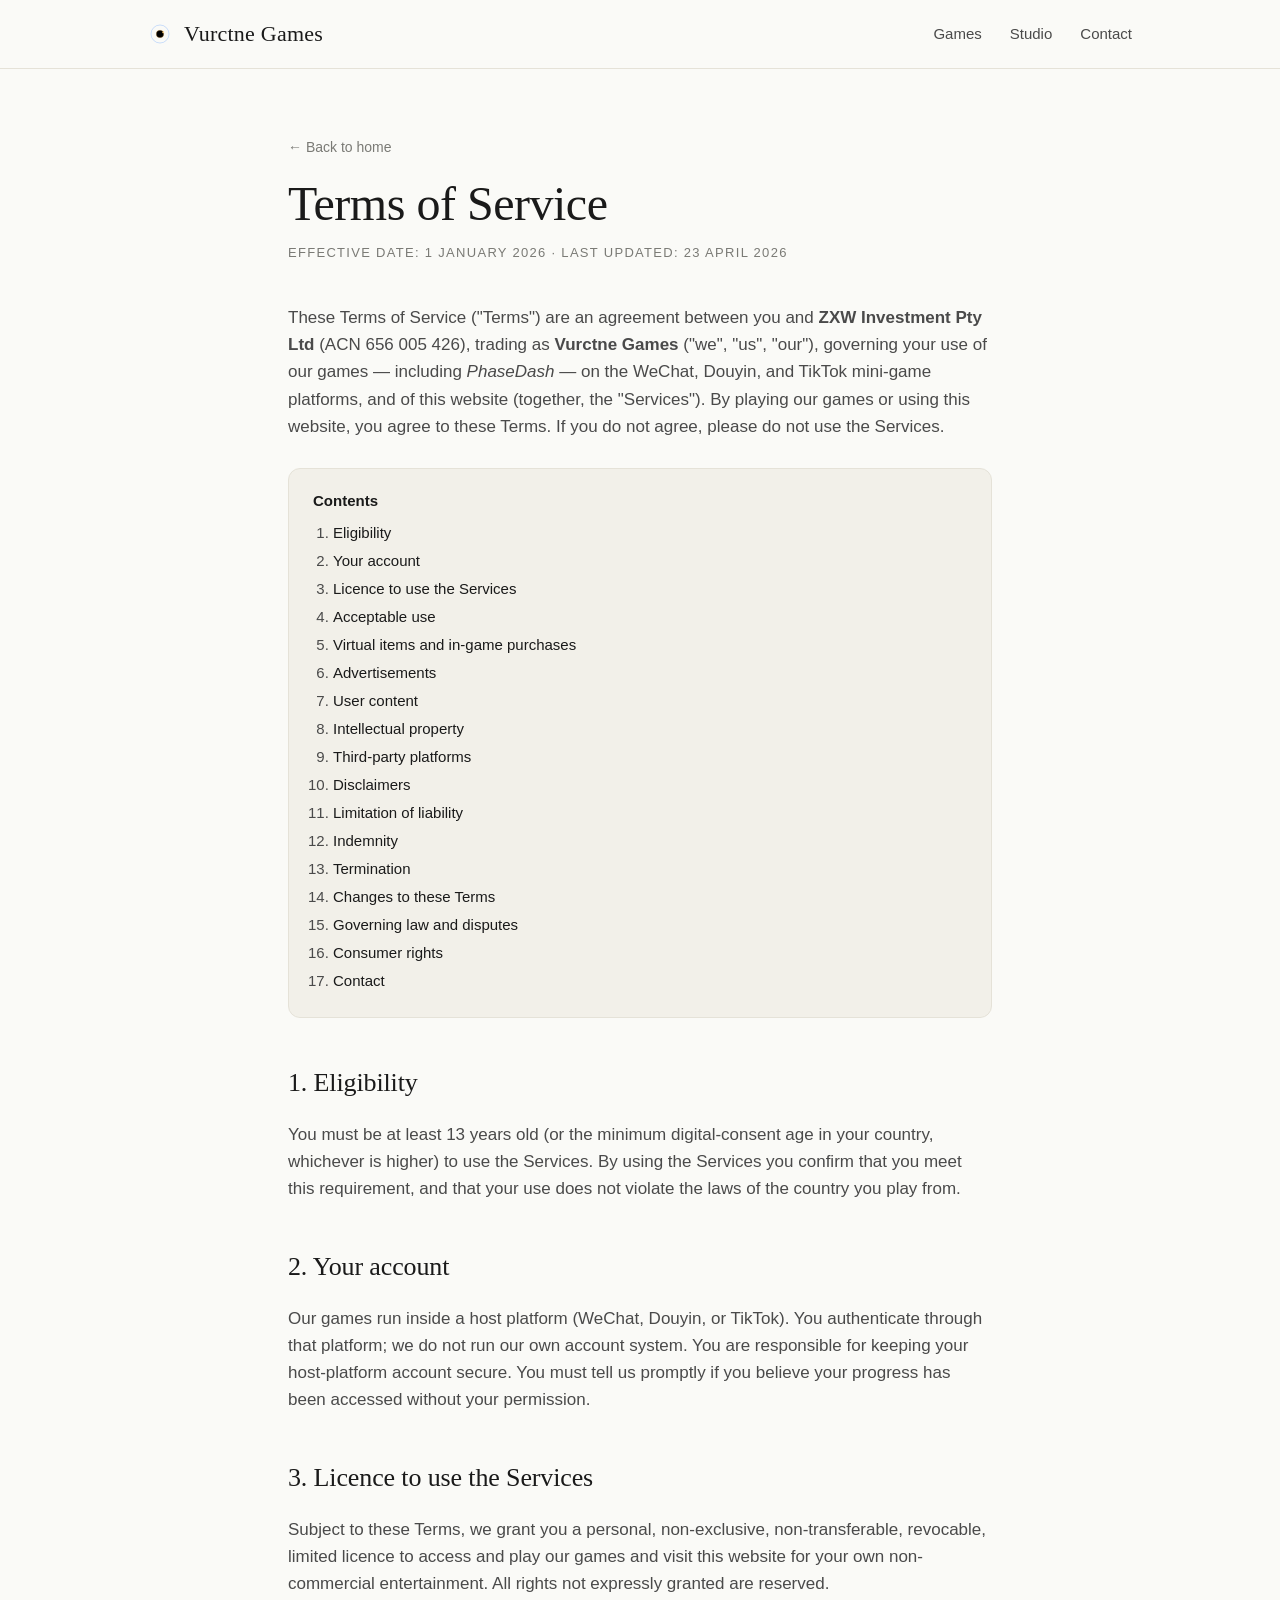
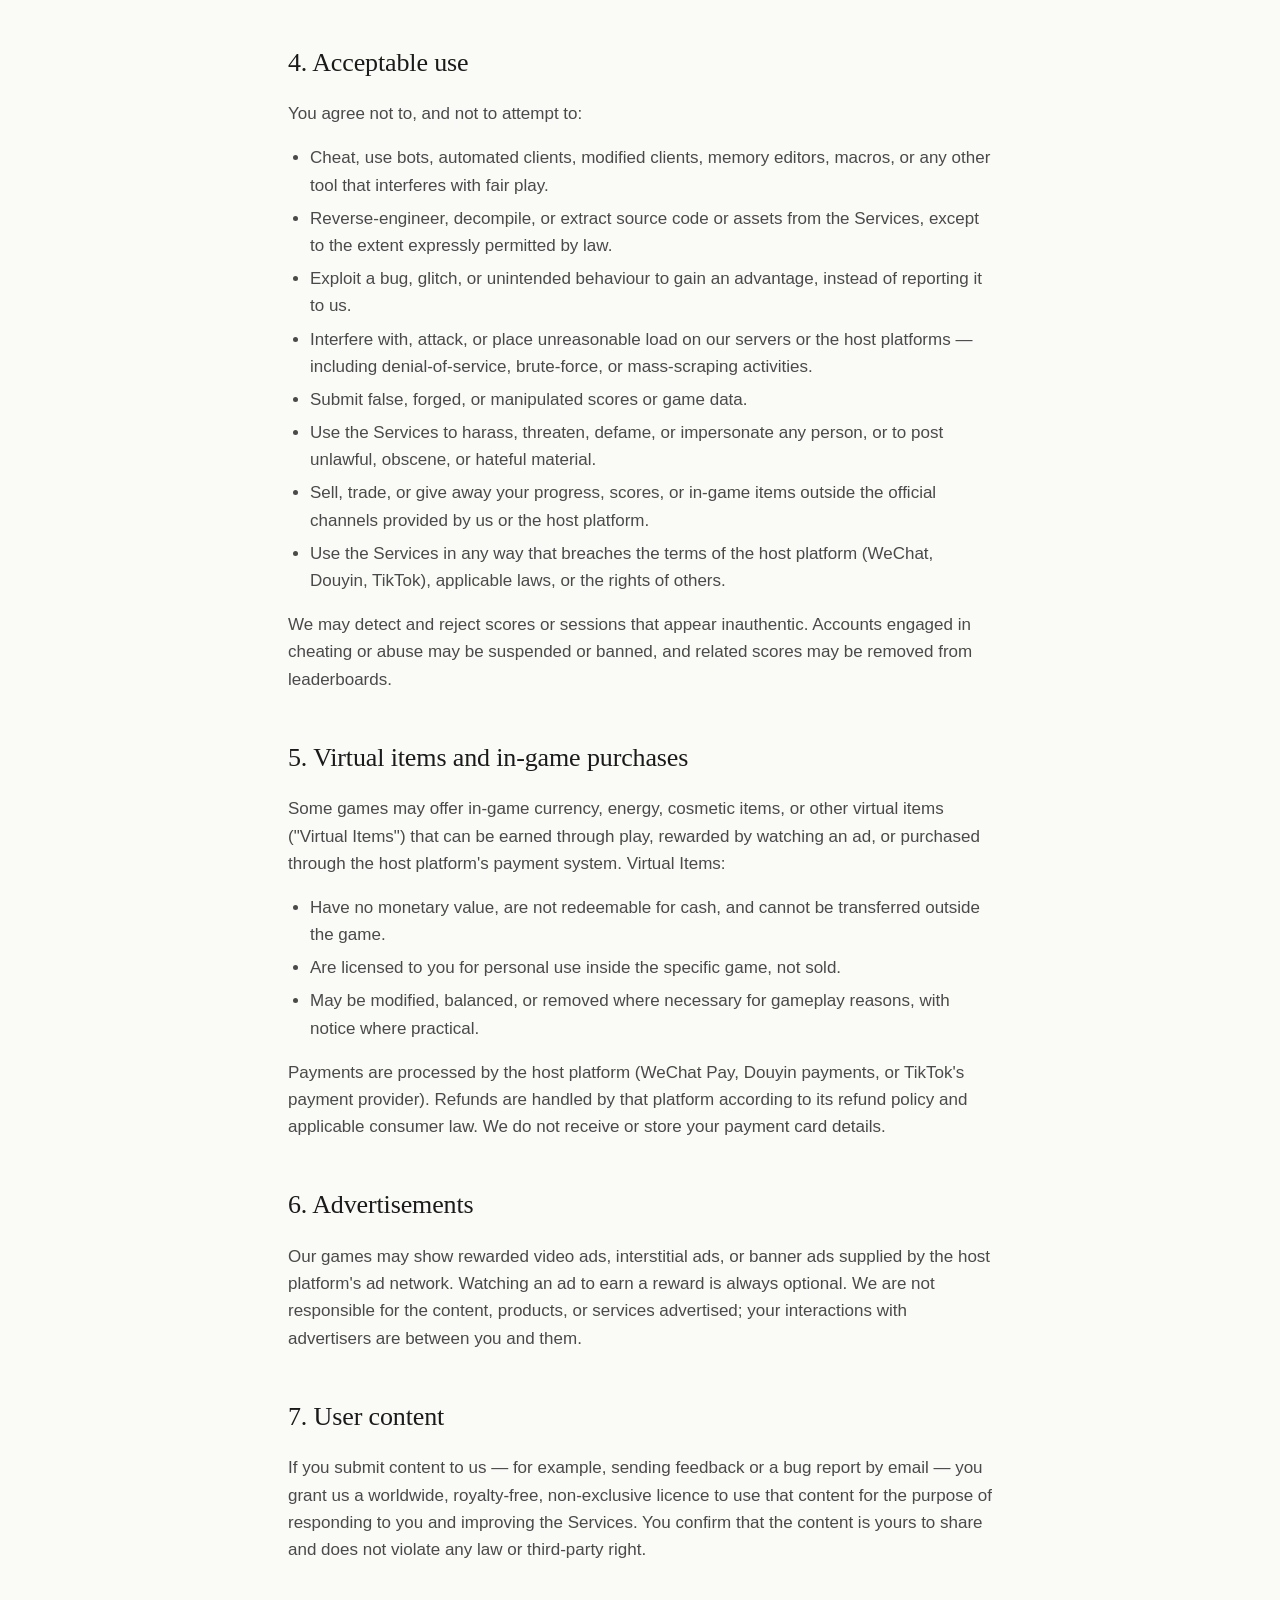
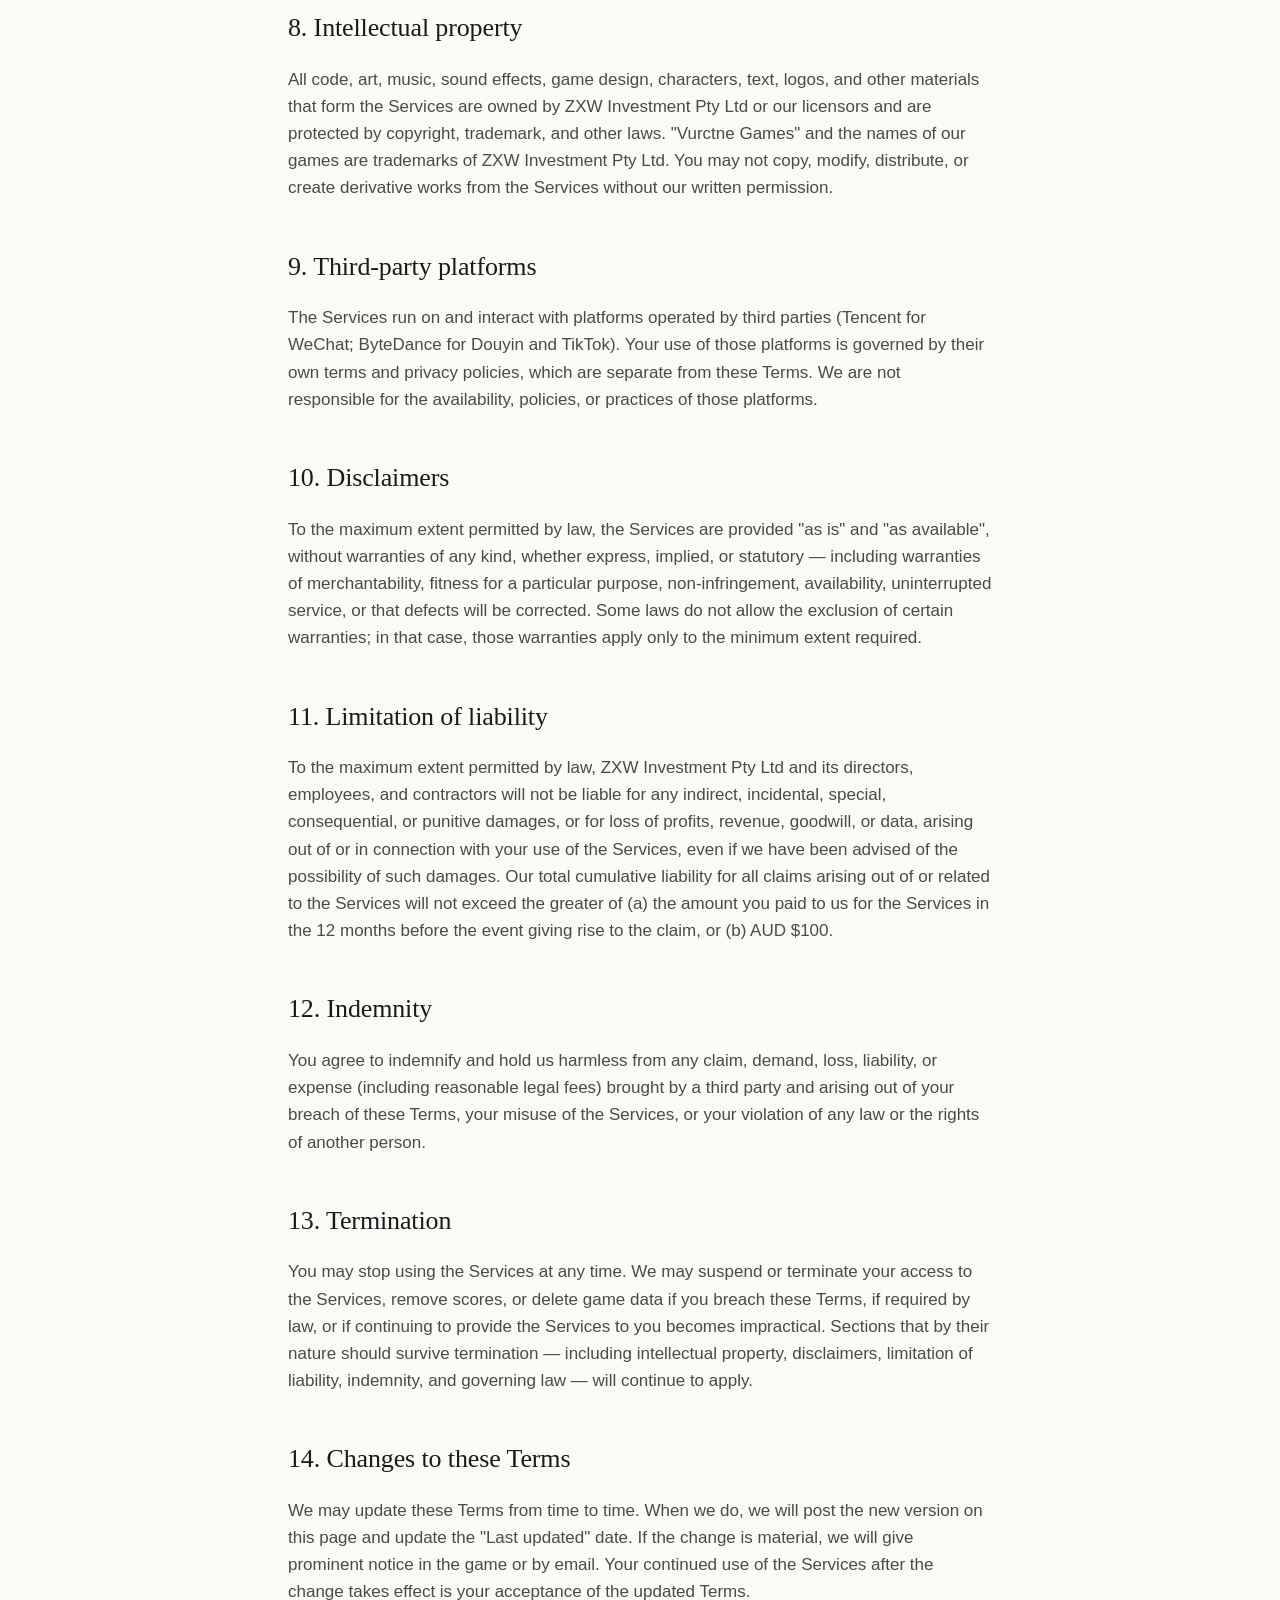
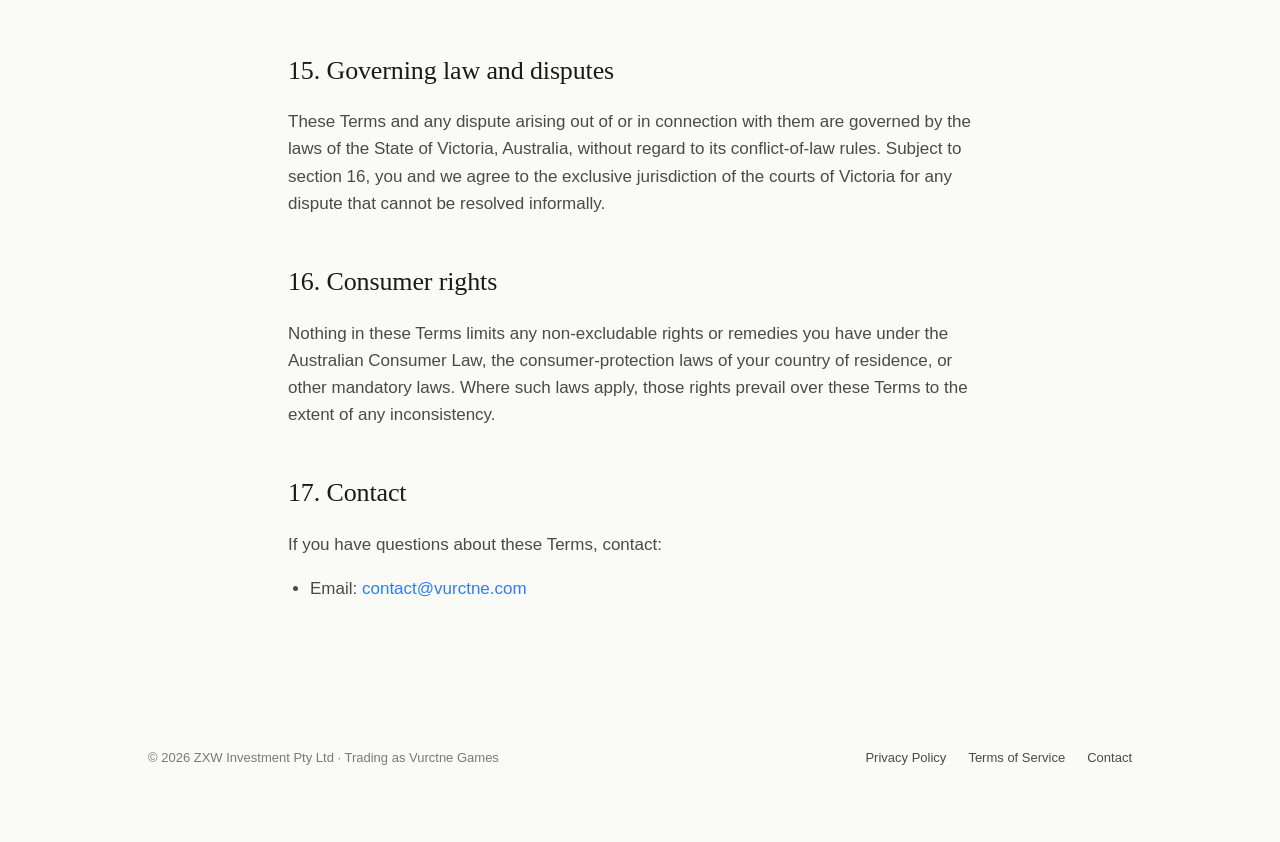
<file: public/terms.html>
<!doctype html>
<html lang="en">
<head>
<meta charset="utf-8" />
<meta name="viewport" content="width=device-width, initial-scale=1" />
<title>Terms of Service — Vurctne Games</title>
<meta name="description" content="The terms that govern your use of Vurctne Games titles and this website." />
<link rel="stylesheet" href="styles.css" />
<link rel="icon" href="data:image/svg+xml,%3Csvg xmlns='http://www.w3.org/2000/svg' viewBox='0 0 32 32'%3E%3Crect width='32' height='32' rx='7' fill='%23070B16'/%3E%3Ccircle cx='16' cy='16' r='14' fill='%232D7CFF' opacity='0.15'/%3E%3Ccircle cx='16' cy='16' r='12' fill='none' stroke='%2367D5FF' stroke-opacity='0.3' stroke-width='1.6'/%3E%3Ccircle cx='16' cy='16' r='12' fill='none' stroke='%239AE6FF' stroke-opacity='0.45' stroke-width='0.4'/%3E%3Ccircle cx='16' cy='16' r='7' fill='%23FFB347' opacity='0.35'/%3E%3Ccircle cx='16' cy='16' r='5.6' fill='%23FFE092' opacity='0.65'/%3E%3Ccircle cx='16' cy='16' r='5.2' fill='%23FFFFFF' opacity='0.95'/%3E%3Ccircle cx='16' cy='16' r='5' fill='%23000'/%3E%3Ccircle cx='16' cy='16' r='5.1' fill='none' stroke='%23FFE092' stroke-opacity='0.9' stroke-width='0.25'/%3E%3Ccircle cx='20.2' cy='13.8' r='1.6' fill='%23FFB347' opacity='0.55'/%3E%3Ccircle cx='20.2' cy='13.8' r='0.95' fill='%23FFE092'/%3E%3Ccircle cx='20.2' cy='13.8' r='0.45' fill='%23FFFFFF'/%3E%3C/svg%3E" />
</head>
<body>

<header class="site-header">
  <div class="container header-inner">
    <a class="brand" href="index.html">
      <span class="brand-mark" aria-hidden="true"></span>
      <span class="brand-name">Vurctne Games</span>
    </a>
    <nav class="site-nav" aria-label="Primary">
      <a href="index.html#games">Games</a>
      <a href="index.html#studio">Studio</a>
      <a href="index.html#contact">Contact</a>
    </nav>
  </div>
</header>

<main class="legal">
  <div class="container">
    <a class="back-link" href="index.html">← Back to home</a>
    <h1>Terms of Service</h1>
    <p class="meta">Effective date: 1 January 2026 · Last updated: 23 April 2026</p>

    <p>These Terms of Service ("Terms") are an agreement between you and <strong>ZXW Investment Pty Ltd</strong> (ACN 656 005 426), trading as <strong>Vurctne Games</strong> ("we", "us", "our"), governing your use of our games — including <em>PhaseDash</em> — on the WeChat, Douyin, and TikTok mini-game platforms, and of this website (together, the "Services"). By playing our games or using this website, you agree to these Terms. If you do not agree, please do not use the Services.</p>

    <nav class="toc" aria-label="Table of contents">
      <strong>Contents</strong>
      <ol>
        <li><a href="#t1">Eligibility</a></li>
        <li><a href="#t2">Your account</a></li>
        <li><a href="#t3">Licence to use the Services</a></li>
        <li><a href="#t4">Acceptable use</a></li>
        <li><a href="#t5">Virtual items and in-game purchases</a></li>
        <li><a href="#t6">Advertisements</a></li>
        <li><a href="#t7">User content</a></li>
        <li><a href="#t8">Intellectual property</a></li>
        <li><a href="#t9">Third-party platforms</a></li>
        <li><a href="#t10">Disclaimers</a></li>
        <li><a href="#t11">Limitation of liability</a></li>
        <li><a href="#t12">Indemnity</a></li>
        <li><a href="#t13">Termination</a></li>
        <li><a href="#t14">Changes to these Terms</a></li>
        <li><a href="#t15">Governing law and disputes</a></li>
        <li><a href="#t16">Consumer rights</a></li>
        <li><a href="#t17">Contact</a></li>
      </ol>
    </nav>

    <h2 id="t1">1. Eligibility</h2>
    <p>You must be at least 13 years old (or the minimum digital-consent age in your country, whichever is higher) to use the Services. By using the Services you confirm that you meet this requirement, and that your use does not violate the laws of the country you play from.</p>

    <h2 id="t2">2. Your account</h2>
    <p>Our games run inside a host platform (WeChat, Douyin, or TikTok). You authenticate through that platform; we do not run our own account system. You are responsible for keeping your host-platform account secure. You must tell us promptly if you believe your progress has been accessed without your permission.</p>

    <h2 id="t3">3. Licence to use the Services</h2>
    <p>Subject to these Terms, we grant you a personal, non-exclusive, non-transferable, revocable, limited licence to access and play our games and visit this website for your own non-commercial entertainment. All rights not expressly granted are reserved.</p>

    <h2 id="t4">4. Acceptable use</h2>
    <p>You agree not to, and not to attempt to:</p>
    <ul>
      <li>Cheat, use bots, automated clients, modified clients, memory editors, macros, or any other tool that interferes with fair play.</li>
      <li>Reverse-engineer, decompile, or extract source code or assets from the Services, except to the extent expressly permitted by law.</li>
      <li>Exploit a bug, glitch, or unintended behaviour to gain an advantage, instead of reporting it to us.</li>
      <li>Interfere with, attack, or place unreasonable load on our servers or the host platforms — including denial-of-service, brute-force, or mass-scraping activities.</li>
      <li>Submit false, forged, or manipulated scores or game data.</li>
      <li>Use the Services to harass, threaten, defame, or impersonate any person, or to post unlawful, obscene, or hateful material.</li>
      <li>Sell, trade, or give away your progress, scores, or in-game items outside the official channels provided by us or the host platform.</li>
      <li>Use the Services in any way that breaches the terms of the host platform (WeChat, Douyin, TikTok), applicable laws, or the rights of others.</li>
    </ul>
    <p>We may detect and reject scores or sessions that appear inauthentic. Accounts engaged in cheating or abuse may be suspended or banned, and related scores may be removed from leaderboards.</p>

    <h2 id="t5">5. Virtual items and in-game purchases</h2>
    <p>Some games may offer in-game currency, energy, cosmetic items, or other virtual items ("Virtual Items") that can be earned through play, rewarded by watching an ad, or purchased through the host platform's payment system. Virtual Items:</p>
    <ul>
      <li>Have no monetary value, are not redeemable for cash, and cannot be transferred outside the game.</li>
      <li>Are licensed to you for personal use inside the specific game, not sold.</li>
      <li>May be modified, balanced, or removed where necessary for gameplay reasons, with notice where practical.</li>
    </ul>
    <p>Payments are processed by the host platform (WeChat Pay, Douyin payments, or TikTok's payment provider). Refunds are handled by that platform according to its refund policy and applicable consumer law. We do not receive or store your payment card details.</p>

    <h2 id="t6">6. Advertisements</h2>
    <p>Our games may show rewarded video ads, interstitial ads, or banner ads supplied by the host platform's ad network. Watching an ad to earn a reward is always optional. We are not responsible for the content, products, or services advertised; your interactions with advertisers are between you and them.</p>

    <h2 id="t7">7. User content</h2>
    <p>If you submit content to us — for example, sending feedback or a bug report by email — you grant us a worldwide, royalty-free, non-exclusive licence to use that content for the purpose of responding to you and improving the Services. You confirm that the content is yours to share and does not violate any law or third-party right.</p>

    <h2 id="t8">8. Intellectual property</h2>
    <p>All code, art, music, sound effects, game design, characters, text, logos, and other materials that form the Services are owned by ZXW Investment Pty Ltd or our licensors and are protected by copyright, trademark, and other laws. "Vurctne Games" and the names of our games are trademarks of ZXW Investment Pty Ltd. You may not copy, modify, distribute, or create derivative works from the Services without our written permission.</p>

    <h2 id="t9">9. Third-party platforms</h2>
    <p>The Services run on and interact with platforms operated by third parties (Tencent for WeChat; ByteDance for Douyin and TikTok). Your use of those platforms is governed by their own terms and privacy policies, which are separate from these Terms. We are not responsible for the availability, policies, or practices of those platforms.</p>

    <h2 id="t10">10. Disclaimers</h2>
    <p>To the maximum extent permitted by law, the Services are provided "as is" and "as available", without warranties of any kind, whether express, implied, or statutory — including warranties of merchantability, fitness for a particular purpose, non-infringement, availability, uninterrupted service, or that defects will be corrected. Some laws do not allow the exclusion of certain warranties; in that case, those warranties apply only to the minimum extent required.</p>

    <h2 id="t11">11. Limitation of liability</h2>
    <p>To the maximum extent permitted by law, ZXW Investment Pty Ltd and its directors, employees, and contractors will not be liable for any indirect, incidental, special, consequential, or punitive damages, or for loss of profits, revenue, goodwill, or data, arising out of or in connection with your use of the Services, even if we have been advised of the possibility of such damages. Our total cumulative liability for all claims arising out of or related to the Services will not exceed the greater of (a) the amount you paid to us for the Services in the 12 months before the event giving rise to the claim, or (b) AUD $100.</p>

    <h2 id="t12">12. Indemnity</h2>
    <p>You agree to indemnify and hold us harmless from any claim, demand, loss, liability, or expense (including reasonable legal fees) brought by a third party and arising out of your breach of these Terms, your misuse of the Services, or your violation of any law or the rights of another person.</p>

    <h2 id="t13">13. Termination</h2>
    <p>You may stop using the Services at any time. We may suspend or terminate your access to the Services, remove scores, or delete game data if you breach these Terms, if required by law, or if continuing to provide the Services to you becomes impractical. Sections that by their nature should survive termination — including intellectual property, disclaimers, limitation of liability, indemnity, and governing law — will continue to apply.</p>

    <h2 id="t14">14. Changes to these Terms</h2>
    <p>We may update these Terms from time to time. When we do, we will post the new version on this page and update the "Last updated" date. If the change is material, we will give prominent notice in the game or by email. Your continued use of the Services after the change takes effect is your acceptance of the updated Terms.</p>

    <h2 id="t15">15. Governing law and disputes</h2>
    <p>These Terms and any dispute arising out of or in connection with them are governed by the laws of the State of Victoria, Australia, without regard to its conflict-of-law rules. Subject to section 16, you and we agree to the exclusive jurisdiction of the courts of Victoria for any dispute that cannot be resolved informally.</p>

    <h2 id="t16">16. Consumer rights</h2>
    <p>Nothing in these Terms limits any non-excludable rights or remedies you have under the Australian Consumer Law, the consumer-protection laws of your country of residence, or other mandatory laws. Where such laws apply, those rights prevail over these Terms to the extent of any inconsistency.</p>

    <h2 id="t17">17. Contact</h2>
    <p>If you have questions about these Terms, contact:</p>
    <ul>
      <li>Email: <a href="mailto:contact@vurctne.com">contact@vurctne.com</a></li>
    </ul>
  </div>
</main>

<footer class="site-footer">
  <div class="container footer-inner">
    <p>&copy; 2026 ZXW Investment Pty Ltd · Trading as Vurctne Games</p>
    <nav aria-label="Legal">
      <a href="privacy.html">Privacy Policy</a>
      <a href="terms.html">Terms of Service</a>
      <a href="mailto:contact@vurctne.com">Contact</a>
    </nav>
  </div>
</footer>

</body>
</html>
</file>
<file: styles.css>
:root {
  --bg: #FAFAF7;
  --bg-alt: #F2F0E9;
  --ink: #1A1A1A;
  --ink-soft: #4A4A4A;
  --muted: #7A7A75;
  --line: #E5E2D8;
  --accent: #2D7CFF;
  --accent-warm: #FFB347;
  --max: 1040px;
  --serif: "Instrument Serif", "Cormorant Garamond", "Source Serif Pro", Georgia, "Times New Roman", serif;
  --sans: "Inter", -apple-system, BlinkMacSystemFont, "Segoe UI", Roboto, "Helvetica Neue", Arial, sans-serif;
}

* { box-sizing: border-box; }

html, body {
  margin: 0;
  padding: 0;
  background: var(--bg);
  color: var(--ink);
  font-family: var(--sans);
  font-size: 17px;
  line-height: 1.6;
  -webkit-font-smoothing: antialiased;
  -moz-osx-font-smoothing: grayscale;
}

a {
  color: var(--accent);
  text-decoration: none;
  border-bottom: 1px solid transparent;
  transition: border-color 120ms ease;
}
a:hover { border-bottom-color: var(--accent); }

.container {
  max-width: var(--max);
  margin: 0 auto;
  padding: 0 28px;
}

/* ---------- header ---------- */
.site-header {
  border-bottom: 1px solid var(--line);
  background: var(--bg);
  position: sticky;
  top: 0;
  z-index: 10;
  backdrop-filter: saturate(160%) blur(8px);
  -webkit-backdrop-filter: saturate(160%) blur(8px);
}
.header-inner {
  display: flex;
  align-items: center;
  justify-content: space-between;
  height: 68px;
}
.brand {
  display: inline-flex;
  align-items: center;
  gap: 12px;
  color: var(--ink);
  border: none;
  font-weight: 500;
}
.brand-name {
  font-family: var(--serif);
  font-size: 22px;
  letter-spacing: 0.01em;
}
.brand-mark {
  width: 22px;
  height: 22px;
  border-radius: 50%;
  background:
    radial-gradient(circle at 35% 35%, var(--accent-warm) 0%, var(--accent-warm) 28%, transparent 30%),
    radial-gradient(circle at 65% 65%, var(--accent) 0%, var(--accent) 38%, transparent 40%),
    #1A1A1A;
  box-shadow: 0 0 0 1px rgba(0,0,0,0.06);
}
.site-nav {
  display: inline-flex;
  gap: 28px;
  font-size: 15px;
}
.site-nav a {
  color: var(--ink-soft);
  border: none;
}
.site-nav a:hover { color: var(--ink); }

/* ---------- hero ---------- */
.hero {
  padding: 96px 0 72px;
  border-bottom: 1px solid var(--line);
}
.eyebrow {
  text-transform: uppercase;
  font-size: 12px;
  letter-spacing: 0.14em;
  color: var(--muted);
  margin: 0 0 20px;
  font-weight: 500;
}
h1 {
  font-family: var(--serif);
  font-weight: 400;
  font-size: clamp(40px, 6vw, 64px);
  line-height: 1.08;
  letter-spacing: -0.01em;
  margin: 0 0 22px;
  max-width: 18ch;
}
.lede {
  font-size: 19px;
  color: var(--ink-soft);
  max-width: 62ch;
  margin: 0 0 36px;
}
.hero-actions { display: flex; gap: 12px; flex-wrap: wrap; }

.btn {
  display: inline-flex;
  align-items: center;
  justify-content: center;
  padding: 12px 22px;
  font-size: 15px;
  font-weight: 500;
  border-radius: 999px;
  border: 1px solid transparent;
  transition: transform 100ms ease, background 120ms ease, color 120ms ease, border-color 120ms ease;
}
.btn-primary {
  background: var(--ink);
  color: #fff;
}
.btn-primary:hover { background: #000; border-bottom-color: transparent; }
.btn-ghost {
  background: transparent;
  color: var(--ink);
  border-color: var(--line);
}
.btn-ghost:hover { border-color: var(--ink); border-bottom-color: var(--ink); }

/* ---------- sections ---------- */
.section {
  padding: 80px 0;
  border-bottom: 1px solid var(--line);
}
.section-alt { background: var(--bg-alt); }
.section-title {
  font-family: var(--serif);
  font-weight: 400;
  font-size: 36px;
  margin: 0 0 28px;
  letter-spacing: -0.005em;
}
h3 {
  font-family: var(--serif);
  font-weight: 400;
  font-size: 30px;
  margin: 0 0 4px;
  letter-spacing: -0.005em;
}

.two-col {
  display: grid;
  grid-template-columns: 1.4fr 1fr;
  gap: 56px;
  align-items: start;
}
@media (max-width: 760px) {
  .two-col { grid-template-columns: 1fr; gap: 32px; }
}

/* ---------- game card ---------- */
.game-card {
  display: grid;
  grid-template-columns: 280px 1fr;
  gap: 40px;
  align-items: center;
  padding: 36px;
  border: 1px solid var(--line);
  border-radius: 18px;
  background: #fff;
}
@media (max-width: 760px) {
  .game-card { grid-template-columns: 1fr; gap: 24px; padding: 24px; }
}

.game-art {
  position: relative;
  aspect-ratio: 3 / 4;
  border-radius: 14px;
  overflow: hidden;
  background: radial-gradient(120% 120% at 30% 20%, #0F1830 0%, #070C1A 70%);
}
.orb {
  position: absolute;
  border-radius: 50%;
  filter: blur(0.5px);
}
.orb-cool {
  width: 58%;
  aspect-ratio: 1;
  left: 10%;
  top: 18%;
  background: radial-gradient(circle at 38% 38%, #9FE5FF 0%, #67D5FF 35%, #2D7CFF 70%, rgba(45,124,255,0) 78%);
  box-shadow: 0 0 60px 10px rgba(45,124,255,0.28);
}
.orb-warm {
  width: 42%;
  aspect-ratio: 1;
  right: 8%;
  bottom: 14%;
  background: radial-gradient(circle at 42% 42%, #FFE6B3 0%, #FFB347 45%, rgba(255,179,71,0) 78%);
  box-shadow: 0 0 50px 8px rgba(255,179,71,0.28);
}
.game-track {
  position: absolute;
  inset: 0;
  background:
    linear-gradient(to bottom, transparent 0 60%, rgba(53,81,122,0.35) 60% 60.6%, transparent 60.6% 70%, rgba(53,81,122,0.35) 70% 70.6%, transparent 70.6% 80%, rgba(53,81,122,0.35) 80% 80.6%, transparent 80.6%);
  opacity: 0.6;
}

.game-body p { color: var(--ink-soft); margin: 10px 0; }
.game-chinese {
  font-family: var(--serif);
  font-size: 22px;
  color: var(--muted);
  margin: 0 0 12px !important;
}
.tag {
  display: inline-block;
  font-size: 12px;
  letter-spacing: 0.12em;
  text-transform: uppercase;
  color: var(--muted);
  margin: 0 0 6px !important;
  font-weight: 500;
}
.game-meta {
  list-style: none;
  padding: 0;
  margin: 18px 0 0;
  font-size: 14px;
  color: var(--ink-soft);
}
.game-meta li { padding: 6px 0; border-top: 1px solid var(--line); }
.game-meta li:first-child { border-top: 1px solid var(--line); }
.game-meta strong {
  display: inline-block;
  min-width: 88px;
  color: var(--muted);
  font-weight: 500;
  text-transform: uppercase;
  font-size: 11px;
  letter-spacing: 0.1em;
  margin-right: 10px;
}

.more-soon {
  color: var(--muted);
  font-style: italic;
  margin-top: 28px;
  font-family: var(--serif);
  font-size: 18px;
}

/* ---------- studio facts ---------- */
.studio-facts {
  border: 1px solid var(--line);
  border-radius: 14px;
  padding: 24px 28px;
  background: #fff;
}
.studio-facts dl { margin: 0; }
.studio-facts div {
  display: grid;
  grid-template-columns: 130px 1fr;
  gap: 12px;
  padding: 10px 0;
  border-top: 1px solid var(--line);
  font-size: 14px;
}
.studio-facts div:first-child { border-top: 0; }
.studio-facts dt {
  color: var(--muted);
  text-transform: uppercase;
  font-size: 11px;
  letter-spacing: 0.1em;
  font-weight: 500;
}
.studio-facts dd { margin: 0; color: var(--ink); }

/* ---------- contact ---------- */
.contact-list {
  margin: 24px 0 0;
  display: grid;
  grid-template-columns: repeat(2, 1fr);
  gap: 0;
  border-top: 1px solid var(--line);
}
@media (max-width: 640px) {
  .contact-list { grid-template-columns: 1fr; }
}
.contact-list div {
  padding: 16px 0;
  border-bottom: 1px solid var(--line);
  padding-right: 24px;
}
.contact-list dt {
  font-size: 11px;
  text-transform: uppercase;
  letter-spacing: 0.12em;
  color: var(--muted);
  margin-bottom: 4px;
  font-weight: 500;
}
.contact-list dd { margin: 0; font-size: 15px; }

/* ---------- footer ---------- */
.site-footer {
  padding: 36px 0 60px;
  background: var(--bg);
  color: var(--muted);
  font-size: 13px;
}
.footer-inner {
  display: flex;
  justify-content: space-between;
  align-items: center;
  gap: 20px;
  flex-wrap: wrap;
}
.site-footer nav { display: inline-flex; gap: 22px; }
.site-footer a {
  color: var(--ink-soft);
  border: none;
}
.site-footer a:hover { color: var(--ink); }

/* ---------- legal pages ---------- */
.legal {
  padding: 64px 0 80px;
}
.legal .container { max-width: 760px; }
.legal h1 {
  font-size: clamp(36px, 4.4vw, 48px);
  margin-bottom: 8px;
}
.legal .meta {
  color: var(--muted);
  font-size: 13px;
  text-transform: uppercase;
  letter-spacing: 0.1em;
  margin-bottom: 40px;
}
.legal h2 {
  font-family: var(--serif);
  font-weight: 400;
  font-size: 26px;
  margin: 44px 0 12px;
  letter-spacing: -0.005em;
}
.legal h3 {
  font-family: var(--sans);
  font-weight: 600;
  font-size: 17px;
  margin: 24px 0 8px;
  letter-spacing: 0;
}
.legal p, .legal li {
  color: var(--ink-soft);
}
.legal ul, .legal ol { padding-left: 22px; }
.legal li { margin: 6px 0; }
.legal .toc {
  background: var(--bg-alt);
  border: 1px solid var(--line);
  border-radius: 12px;
  padding: 20px 24px;
  margin: 28px 0 40px;
  font-size: 15px;
}
.legal .toc ol { margin: 8px 0 0; padding-left: 20px; }
.legal .toc li { margin: 4px 0; }
.legal .toc a { color: var(--ink); border: none; }
.legal .toc a:hover { color: var(--accent); }

.back-link {
  display: inline-flex;
  align-items: center;
  gap: 6px;
  color: var(--muted);
  font-size: 14px;
  margin-bottom: 20px;
  border: none;
}
.back-link:hover { color: var(--ink); border: none; }
</file>
<file: public/styles.css>
:root {
  --bg: #FAFAF7;
  --bg-alt: #F2F0E9;
  --ink: #1A1A1A;
  --ink-soft: #4A4A4A;
  --muted: #7A7A75;
  --line: #E5E2D8;
  --accent: #2D7CFF;
  --accent-warm: #FFB347;
  --max: 1040px;
  --serif: "Instrument Serif", "Cormorant Garamond", "Source Serif Pro", Georgia, "Times New Roman", serif;
  --sans: "Inter", -apple-system, BlinkMacSystemFont, "Segoe UI", Roboto, "Helvetica Neue", Arial, sans-serif;
}

* { box-sizing: border-box; }

html, body {
  margin: 0;
  padding: 0;
  background: var(--bg);
  color: var(--ink);
  font-family: var(--sans);
  font-size: 17px;
  line-height: 1.6;
  -webkit-font-smoothing: antialiased;
  -moz-osx-font-smoothing: grayscale;
}

a {
  color: var(--accent);
  text-decoration: none;
  border-bottom: 1px solid transparent;
  transition: border-color 120ms ease;
}
a:hover { border-bottom-color: var(--accent); }

.container {
  max-width: var(--max);
  margin: 0 auto;
  padding: 0 28px;
}

/* ---------- header ---------- */
.site-header {
  border-bottom: 1px solid var(--line);
  background: var(--bg);
  position: sticky;
  top: 0;
  z-index: 10;
  backdrop-filter: saturate(160%) blur(8px);
  -webkit-backdrop-filter: saturate(160%) blur(8px);
}
.header-inner {
  display: flex;
  align-items: center;
  justify-content: space-between;
  height: 68px;
}
.brand {
  display: inline-flex;
  align-items: center;
  gap: 12px;
  color: var(--ink);
  border: none;
  font-weight: 500;
}
.brand-name {
  font-family: var(--serif);
  font-size: 22px;
  letter-spacing: 0.01em;
}
.brand-mark {
  width: 24px;
  height: 24px;
  flex-shrink: 0;
  background-image: url("data:image/svg+xml,%3Csvg xmlns='http://www.w3.org/2000/svg' viewBox='0 0 32 32'%3E%3Ccircle cx='16' cy='16' r='12' fill='none' stroke='%232D7CFF' stroke-opacity='0.35' stroke-width='0.9'/%3E%3Ccircle cx='16' cy='16' r='5' fill='%23000'/%3E%3Ccircle cx='16' cy='16' r='5.1' fill='none' stroke='%23FFB347' stroke-opacity='0.95' stroke-width='0.35'/%3E%3Ccircle cx='20.2' cy='13.8' r='1.4' fill='%23FFB347' opacity='0.6'/%3E%3Ccircle cx='20.2' cy='13.8' r='0.85' fill='%23FFE092'/%3E%3Ccircle cx='20.2' cy='13.8' r='0.4' fill='%23FFFFFF'/%3E%3C/svg%3E");
  background-size: contain;
  background-repeat: no-repeat;
  background-position: center;
}
.site-nav {
  display: inline-flex;
  gap: 28px;
  font-size: 15px;
}
.site-nav a {
  color: var(--ink-soft);
  border: none;
}
.site-nav a:hover { color: var(--ink); }

/* ---------- hero ---------- */
.hero {
  padding: 96px 0 72px;
  border-bottom: 1px solid var(--line);
}
.eyebrow {
  text-transform: uppercase;
  font-size: 12px;
  letter-spacing: 0.14em;
  color: var(--muted);
  margin: 0 0 20px;
  font-weight: 500;
}
h1 {
  font-family: var(--serif);
  font-weight: 400;
  font-size: clamp(40px, 6vw, 64px);
  line-height: 1.08;
  letter-spacing: -0.01em;
  margin: 0 0 22px;
  max-width: 18ch;
}
.lede {
  font-size: 19px;
  color: var(--ink-soft);
  max-width: 62ch;
  margin: 0 0 36px;
}
.hero-actions { display: flex; gap: 12px; flex-wrap: wrap; }

.btn {
  display: inline-flex;
  align-items: center;
  justify-content: center;
  padding: 12px 22px;
  font-size: 15px;
  font-weight: 500;
  border-radius: 999px;
  border: 1px solid transparent;
  transition: transform 100ms ease, background 120ms ease, color 120ms ease, border-color 120ms ease;
}
.btn-primary {
  background: var(--ink);
  color: #fff;
}
.btn-primary:hover { background: #000; border-bottom-color: transparent; }
.btn-ghost {
  background: transparent;
  color: var(--ink);
  border-color: var(--line);
}
.btn-ghost:hover { border-color: var(--ink); border-bottom-color: var(--ink); }

/* ---------- sections ---------- */
.section {
  padding: 80px 0;
  border-bottom: 1px solid var(--line);
}
.section-alt { background: var(--bg-alt); }
.section-title {
  font-family: var(--serif);
  font-weight: 400;
  font-size: 36px;
  margin: 0 0 28px;
  letter-spacing: -0.005em;
}
h3 {
  font-family: var(--serif);
  font-weight: 400;
  font-size: 30px;
  margin: 0 0 4px;
  letter-spacing: -0.005em;
}
.game-body h3 {
  font-family: "Sora", var(--sans);
  font-weight: 800;
  font-size: 34px;
  letter-spacing: -0.02em;
}
.game-body em.phase-light {
  font-style: normal;
  color: #C77A1F;
  font-weight: 600;
}
.game-body em.phase-dark {
  font-style: normal;
  color: #2D7CFF;
  font-weight: 600;
}

.two-col {
  display: grid;
  grid-template-columns: 1.4fr 1fr;
  gap: 56px;
  align-items: start;
}
@media (max-width: 760px) {
  .two-col { grid-template-columns: 1fr; gap: 32px; }
}

/* ---------- game card ---------- */
.game-card {
  display: grid;
  grid-template-columns: 280px 1fr;
  gap: 40px;
  align-items: center;
  padding: 36px;
  border: 1px solid var(--line);
  border-radius: 18px;
  background: #fff;
}
@media (max-width: 760px) {
  .game-card { grid-template-columns: 1fr; gap: 24px; padding: 24px; }
}

.game-art {
  position: relative;
  aspect-ratio: 3 / 4;
  border-radius: 14px;
  overflow: hidden;
  background: radial-gradient(120% 120% at 50% 50%, #0F1A30 0%, #070B16 55%, #030610 100%);
  display: flex;
  align-items: center;
  justify-content: center;
}
.logo-corona {
  width: 92%;
  height: auto;
  display: block;
}
.orb {
  position: absolute;
  border-radius: 50%;
  filter: blur(0.5px);
}
.orb-cool {
  width: 58%;
  aspect-ratio: 1;
  left: 10%;
  top: 18%;
  background: radial-gradient(circle at 38% 38%, #9FE5FF 0%, #67D5FF 35%, #2D7CFF 70%, rgba(45,124,255,0) 78%);
  box-shadow: 0 0 60px 10px rgba(45,124,255,0.28);
}
.orb-warm {
  width: 42%;
  aspect-ratio: 1;
  right: 8%;
  bottom: 14%;
  background: radial-gradient(circle at 42% 42%, #FFE6B3 0%, #FFB347 45%, rgba(255,179,71,0) 78%);
  box-shadow: 0 0 50px 8px rgba(255,179,71,0.28);
}
.game-track {
  position: absolute;
  inset: 0;
  background:
    linear-gradient(to bottom, transparent 0 60%, rgba(53,81,122,0.35) 60% 60.6%, transparent 60.6% 70%, rgba(53,81,122,0.35) 70% 70.6%, transparent 70.6% 80%, rgba(53,81,122,0.35) 80% 80.6%, transparent 80.6%);
  opacity: 0.6;
}

a.game-art { display: block; transition: filter 120ms ease; }
a.game-art:hover { filter: brightness(1.08); }

.game-art-hex {
  background: radial-gradient(120% 120% at 30% 20%, #1e293b 0%, #0f172a 70%);
}
.hex {
  position: absolute;
  display: block;
  aspect-ratio: 1;
  clip-path: polygon(25% 5%, 75% 5%, 100% 50%, 75% 95%, 25% 95%, 0% 50%);
}
.hex-a {
  width: 40%;
  left: 22%;
  top: 18%;
  background: linear-gradient(140deg, #fbbf24 0%, #f97316 70%);
  box-shadow: 0 0 40px 4px rgba(251,146,60,0.35);
}
.hex-b {
  width: 30%;
  left: 52%;
  top: 36%;
  background: linear-gradient(140deg, #38bdf8 0%, #0284c7 80%);
  box-shadow: 0 0 32px 3px rgba(56,189,248,0.3);
}
.hex-c {
  width: 26%;
  left: 18%;
  top: 54%;
  background: linear-gradient(140deg, #a78bfa 0%, #6d28d9 80%);
  box-shadow: 0 0 28px 3px rgba(167,139,250,0.28);
}
.hex-d {
  width: 22%;
  left: 48%;
  top: 64%;
  background: linear-gradient(140deg, #334155 0%, #1e293b 80%);
  box-shadow: 0 0 24px 2px rgba(148,163,184,0.18);
}

.game-body p { color: var(--ink-soft); margin: 10px 0; }
.game-chinese {
  font-family: var(--serif);
  font-size: 22px;
  color: var(--muted);
  margin: 0 0 12px !important;
}
.tag {
  display: inline-block;
  font-size: 12px;
  letter-spacing: 0.12em;
  text-transform: uppercase;
  color: var(--muted);
  margin: 0 0 6px !important;
  font-weight: 500;
}
.game-meta {
  list-style: none;
  padding: 0;
  margin: 18px 0 0;
  font-size: 14px;
  color: var(--ink-soft);
}
.game-meta li { padding: 6px 0; border-top: 1px solid var(--line); }
.game-meta li:first-child { border-top: 1px solid var(--line); }
.game-meta strong {
  display: inline-block;
  min-width: 88px;
  color: var(--muted);
  font-weight: 500;
  text-transform: uppercase;
  font-size: 11px;
  letter-spacing: 0.1em;
  margin-right: 10px;
}

.more-soon {
  color: var(--muted);
  font-style: italic;
  margin-top: 28px;
  font-family: var(--serif);
  font-size: 18px;
}

/* ---------- studio facts ---------- */
.studio-facts {
  border: 1px solid var(--line);
  border-radius: 14px;
  padding: 24px 28px;
  background: #fff;
}
.studio-facts dl { margin: 0; }
.studio-facts div {
  display: grid;
  grid-template-columns: 130px 1fr;
  gap: 12px;
  padding: 10px 0;
  border-top: 1px solid var(--line);
  font-size: 14px;
}
.studio-facts div:first-child { border-top: 0; }
.studio-facts dt {
  color: var(--muted);
  text-transform: uppercase;
  font-size: 11px;
  letter-spacing: 0.1em;
  font-weight: 500;
}
.studio-facts dd { margin: 0; color: var(--ink); }

/* ---------- contact ---------- */
.contact-list {
  margin: 24px 0 0;
  display: grid;
  grid-template-columns: repeat(2, 1fr);
  gap: 0;
  border-top: 1px solid var(--line);
}
@media (max-width: 640px) {
  .contact-list { grid-template-columns: 1fr; }
}
.contact-list div {
  padding: 16px 0;
  border-bottom: 1px solid var(--line);
  padding-right: 24px;
}
.contact-list dt {
  font-size: 11px;
  text-transform: uppercase;
  letter-spacing: 0.12em;
  color: var(--muted);
  margin-bottom: 4px;
  font-weight: 500;
}
.contact-list dd { margin: 0; font-size: 15px; }

/* ---------- footer ---------- */
.site-footer {
  padding: 36px 0 60px;
  background: var(--bg);
  color: var(--muted);
  font-size: 13px;
}
.footer-inner {
  display: flex;
  justify-content: space-between;
  align-items: center;
  gap: 20px;
  flex-wrap: wrap;
}
.site-footer nav { display: inline-flex; gap: 22px; }
.site-footer a {
  color: var(--ink-soft);
  border: none;
}
.site-footer a:hover { color: var(--ink); }

/* ---------- legal pages ---------- */
.legal {
  padding: 64px 0 80px;
}
.legal .container { max-width: 760px; }
.legal h1 {
  font-size: clamp(36px, 4.4vw, 48px);
  margin-bottom: 8px;
}
.legal .meta {
  color: var(--muted);
  font-size: 13px;
  text-transform: uppercase;
  letter-spacing: 0.1em;
  margin-bottom: 40px;
}
.legal h2 {
  font-family: var(--serif);
  font-weight: 400;
  font-size: 26px;
  margin: 44px 0 12px;
  letter-spacing: -0.005em;
}
.legal h3 {
  font-family: var(--sans);
  font-weight: 600;
  font-size: 17px;
  margin: 24px 0 8px;
  letter-spacing: 0;
}
.legal p, .legal li {
  color: var(--ink-soft);
}
.legal ul, .legal ol { padding-left: 22px; }
.legal li { margin: 6px 0; }
.legal .toc {
  background: var(--bg-alt);
  border: 1px solid var(--line);
  border-radius: 12px;
  padding: 20px 24px;
  margin: 28px 0 40px;
  font-size: 15px;
}
.legal .toc ol { margin: 8px 0 0; padding-left: 20px; }
.legal .toc li { margin: 4px 0; }
.legal .toc a { color: var(--ink); border: none; }
.legal .toc a:hover { color: var(--accent); }

.back-link {
  display: inline-flex;
  align-items: center;
  gap: 6px;
  color: var(--muted);
  font-size: 14px;
  margin-bottom: 20px;
  border: none;
}
.back-link:hover { color: var(--ink); border: none; }
</file>
